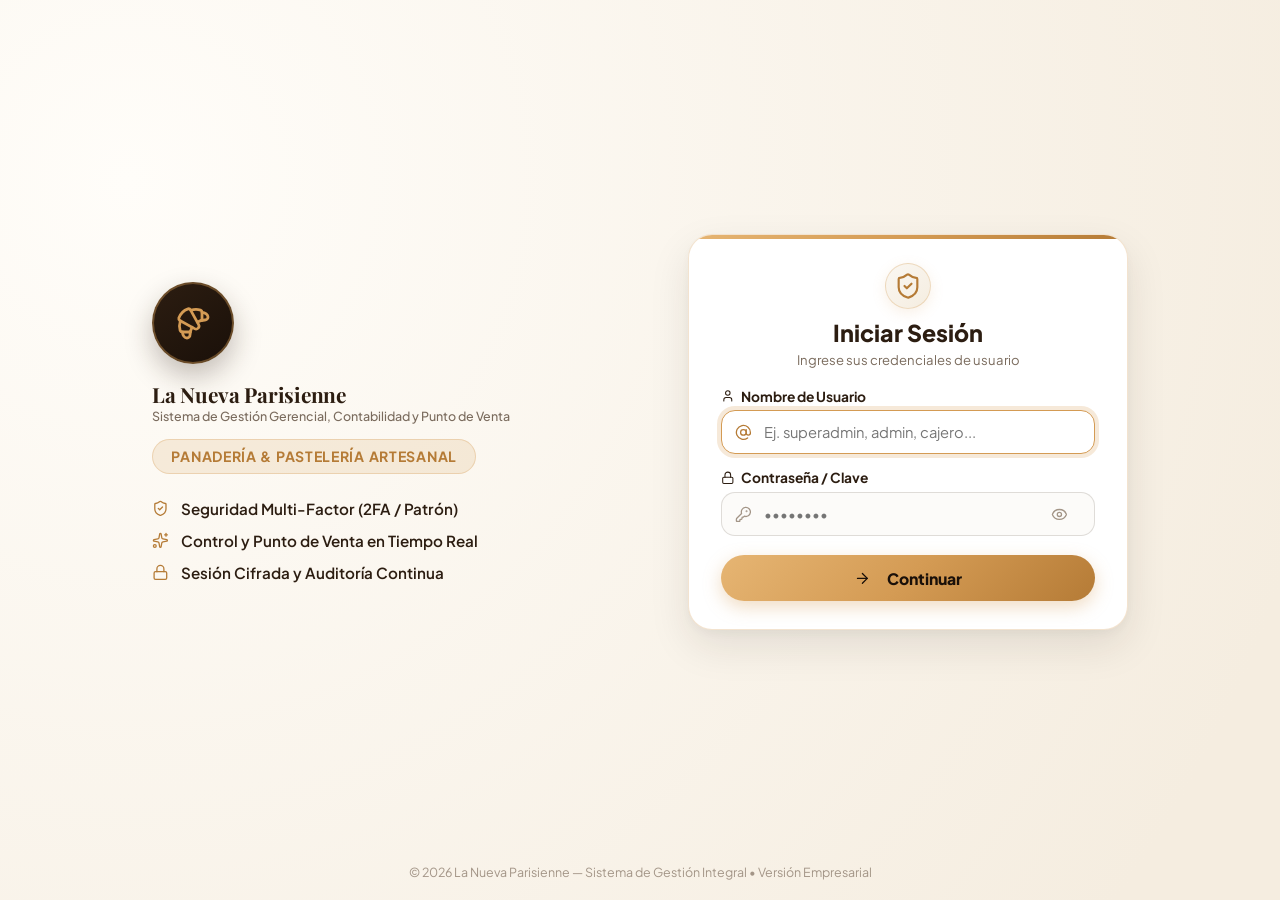
<file: index.html>
<!DOCTYPE html>
<html lang="es">
<head>
  <meta charset="UTF-8">
  <meta name="viewport" content="width=device-width, initial-scale=1.0">
  <title>La Nueva Parisienne - Inicio de Sesión</title>
  <meta name="description" content="Acceso al Sistema de Gestión, Contabilidad y Punto de Venta de La Nueva Parisienne.">
  <link rel="preconnect" href="https://fonts.googleapis.com">
  <link rel="preconnect" href="https://fonts.gstatic.com" crossorigin>
  <link rel="stylesheet" href="https://fonts.googleapis.com/css2?family=Playfair+Display:ital,wght@0,400;0,600;0,700;1,400&family=Plus+Jakarta+Sans:wght@300;400;500;600;700&display=swap" media="print" onload="this.media='all'">
  <link rel="stylesheet" href="css/main.css">
  <link rel="stylesheet" href="css/modules/auth.css">
</head>
<body>
  <main class="auth-wrapper">
    <!-- CONTENEDOR HORIZONTAL PRINCIPAL PARA PC -->
    <div class="auth-main-layout">
      <!-- CABECERA / PANEL DE MARCA -->
      <header class="auth-header">
        <div class="logo-badge" aria-hidden="true">
          <i data-lucide="croissant" class="icon-xl"></i>
        </div>
        <h1 class="brand-title">La Nueva Parisienne</h1>
        <p class="sub-title">Sistema de Gestión Gerencial, Contabilidad y Punto de Venta</p>
        <span class="academic-badge">Panadería &amp; Pastelería Artesanal</span>

        <div class="auth-brand-highlights">
          <div class="brand-highlight-item">
            <i data-lucide="shield-check" class="icon-sm"></i>
            <span>Seguridad Multi-Factor (2FA / Patrón)</span>
          </div>
          <div class="brand-highlight-item">
            <i data-lucide="sparkles" class="icon-sm"></i>
            <span>Control y Punto de Venta en Tiempo Real</span>
          </div>
          <div class="brand-highlight-item">
            <i data-lucide="lock" class="icon-sm"></i>
            <span>Sesión Cifrada y Auditoría Continua</span>
          </div>
        </div>
      </header>

      <!-- TARJETA CLÁSICA DE INICIO DE SESIÓN CON DOBLE FACTOR (2FA) -->
      <section class="auth-card-section" aria-label="Inicio de Sesión">
        <div class="login-card">

        <!-- PASO 1: CREDENCIALES PRIMARIAS -->
        <div id="step1Section" class="auth-step-container">
          <div class="login-card-header">
            <div class="login-avatar-icon" aria-hidden="true">
              <i data-lucide="shield-check" class="icon-lg"></i>
            </div>
            <h2 class="login-card-title">Iniciar Sesión</h2>
            <p class="login-card-subtitle">Ingrese sus credenciales de usuario</p>
          </div>

          <form id="classicLoginForm" class="login-form" autocomplete="on">
            <!-- ALERTA DE ERROR ACCESIBLE -->
            <div id="loginErrorAlert" class="login-error-alert" style="display: none;" role="alert"></div>

            <!-- CAMPO: USUARIO -->
            <div class="login-form-group">
              <label for="loginUsername" class="login-label">
                <i data-lucide="user" class="icon-xs"></i> Nombre de Usuario
              </label>
              <div class="input-with-icon-wrapper">
                <span class="input-icon-prefix" aria-hidden="true">
                  <i data-lucide="at-sign" class="icon-sm"></i>
                </span>
                <input 
                  type="text" 
                  id="loginUsername" 
                  name="username" 
                  class="login-input with-prefix" 
                  required 
                  autocomplete="username" 
                  placeholder="Ej. superadmin, admin, cajero..."
                  autofocus
                >
              </div>
            </div>

            <!-- CAMPO: CONTRASEÑA -->
            <div class="login-form-group">
              <label for="loginPassword" class="login-label">
                <i data-lucide="lock" class="icon-xs"></i> Contraseña / Clave
              </label>
              <div class="input-with-icon-wrapper">
                <span class="input-icon-prefix" aria-hidden="true">
                  <i data-lucide="key-round" class="icon-sm"></i>
                </span>
                <input 
                  type="password" 
                  id="loginPassword" 
                  name="password" 
                  class="login-input with-prefix with-suffix" 
                  required 
                  autocomplete="current-password" 
                  placeholder="••••••••"
                >
                <button 
                  type="button" 
                  id="btnTogglePassword" 
                  class="input-suffix-btn" 
                  aria-label="Mostrar u ocultar contraseña" 
                  title="Mostrar u ocultar contraseña"
                >
                  <i data-lucide="eye" id="togglePasswordIcon" class="icon-sm"></i>
                </button>
              </div>
            </div>

            <!-- BOTÓN DE ENVÍO -->
            <button type="submit" id="loginSubmitBtn" class="btn-login-submit">
              <i data-lucide="arrow-right" class="icon-sm"></i>
              <span>Continuar</span>
            </button>
          </form>
        </div>


        <!-- PASO 2: VERIFICACIÓN DE DOS FACTORES (2FA / PIN MAESTRO) -->
        <div id="step2Section" class="auth-step-container" style="display: none;">
          <div class="login-card-header">
            <div id="step2AvatarIcon" class="login-avatar-icon" aria-hidden="true">
              <i data-lucide="shield-alert" class="icon-lg"></i>
            </div>
            <h2 id="step2Title" class="login-card-title">Verificación de Seguridad</h2>
            <p id="step2Subtitle" class="login-card-subtitle">Confirme su identidad para acceder</p>
          </div>

          <!-- TARJETA DE PERFIL IDENTIFICADO -->
          <div id="step2UserPill" class="step2-user-pill">
            <div class="user-pill-avatar" id="step2UserAvatar">
              <i data-lucide="user" class="icon-sm"></i>
            </div>
            <div class="user-pill-info">
              <strong id="step2UserName" class="user-pill-name">Nombre de Usuario</strong>
              <span id="step2UserRole" class="user-pill-role">Rol del Sistema</span>
            </div>
          </div>

          <form id="twoFactorForm" class="login-form">
            <!-- ALERTA DE ERROR ACCESIBLE 2FA -->
            <div id="twoFactorErrorAlert" class="login-error-alert" style="display: none;" role="alert"></div>

            <div class="login-form-group">
              <label id="step2InputLabel" class="login-label" style="display: flex; justify-content: space-between; align-items: center;">
                <span><i data-lucide="shield-check" class="icon-xs"></i> Código Dinámico Google Authenticator (6 dígitos)</span>
                <span id="totpLiveStatus" style="font-size: 0.72rem; color: var(--color-success); font-weight: 700;">• En Vivo (RFC 6238)</span>
              </label>

              <!-- CASILLAS OTP INTERACTIVAS (6 DÍGITOS CON AUTO-AVANCE Y AUTO-SUBMIT) -->
              <div class="otp-boxes-wrapper">
                <div class="otp-inputs-grid" id="otpInputsGrid">
                  <input type="text" inputmode="numeric" pattern="[0-9]*" maxlength="1" class="otp-digit-box" id="otpDigit0" autocomplete="off" autofocus />
                  <input type="text" inputmode="numeric" pattern="[0-9]*" maxlength="1" class="otp-digit-box" id="otpDigit1" autocomplete="off" />
                  <input type="text" inputmode="numeric" pattern="[0-9]*" maxlength="1" class="otp-digit-box" id="otpDigit2" autocomplete="off" />
                  <input type="text" inputmode="numeric" pattern="[0-9]*" maxlength="1" class="otp-digit-box" id="otpDigit3" autocomplete="off" />
                  <input type="text" inputmode="numeric" pattern="[0-9]*" maxlength="1" class="otp-digit-box" id="otpDigit4" autocomplete="off" />
                  <input type="text" inputmode="numeric" pattern="[0-9]*" maxlength="1" class="otp-digit-box" id="otpDigit5" autocomplete="off" />
                </div>

                <!-- CAMPO OCULTO SINCRONIZADO PARA COMPATIBILIDAD FORMULARIO -->
                <input type="hidden" id="twoFactorCodeInput" name="twoFactorCode" required />

                <!-- MEDIDOR DINÁMICO DE TIEMPO (TOTP 30 SEGUNDOS) -->
                <div id="totpTimerContainer" class="totp-timer-container">
                  <span class="totp-timer-badge">
                    <i data-lucide="timer" class="icon-xs" style="color: var(--color-gold-dark);"></i>
                    <span>Ciclo Google Auth</span>
                  </span>
                  <div class="totp-progress-bar-bg">
                    <div id="totpProgressBarFill" class="totp-progress-bar-fill" style="width: 100%;"></div>
                  </div>
                  <span id="totpCountdownText" class="totp-countdown-number">30s</span>
                </div>
              </div>

              <!-- BOTÓN PARA DESPLEGAR TECLADO TÁCTIL (IDEAL PARA POS / PANTALLAS TÁCTILES) -->
              <div style="display: flex; justify-content: center;">
                <button type="button" id="btnToggleKeypad" class="touch-keypad-toggle-btn">
                  <i data-lucide="calculator" class="icon-xs"></i>
                  <span id="btnToggleKeypadText">Abrir Teclado Táctil en Pantalla</span>
                </button>
              </div>

              <!-- TECLADO NUMÉRICO TÁCTIL EN PANTALLA (TOUCH KEYPAD) -->
              <div id="touchKeypadWrapper" class="touch-keypad-wrapper">
                <button type="button" class="keypad-btn" data-key="1">1</button>
                <button type="button" class="keypad-btn" data-key="2">2</button>
                <button type="button" class="keypad-btn" data-key="3">3</button>
                <button type="button" class="keypad-btn" data-key="4">4</button>
                <button type="button" class="keypad-btn" data-key="5">5</button>
                <button type="button" class="keypad-btn" data-key="6">6</button>
                <button type="button" class="keypad-btn" data-key="7">7</button>
                <button type="button" class="keypad-btn" data-key="8">8</button>
                <button type="button" class="keypad-btn" data-key="9">9</button>
                <button type="button" class="keypad-btn action-btn" id="btnKeypadClear" title="Borrar todo">C</button>
                <button type="button" class="keypad-btn" data-key="0">0</button>
                <button type="button" class="keypad-btn action-btn" id="btnKeypadBackspace" title="Borrar último dígito">⌫</button>
              </div>
            </div>

            <!-- NOTA / PISTA DE SEGURIDAD -->
            <div id="step2SecurityHint" class="step2-security-hint">
              <i data-lucide="info" class="icon-xs" style="flex-shrink: 0;"></i>
              <span id="step2HintText">Abre Google Authenticator o Authy en tu teléfono e ingresa el código temporal vigente.</span>
            </div>

            <!-- BOTÓN DE ENVÍO PASO 2 -->
            <button type="submit" id="twoFactorSubmitBtn" class="btn-login-submit">
              <i data-lucide="shield-check" class="icon-sm"></i>
              <span>Verificar y Acceder</span>
            </button>

            <!-- BOTÓN VOLVER / CANCELAR PASO 2 -->
            <button type="button" id="btnCancel2fa" class="btn-step-back">
              <i data-lucide="arrow-left" class="icon-xs"></i>
              <span>Volver / Cambiar de usuario</span>
            </button>
          </form>
        </div>

        <!-- PASO 3: VERIFICACIÓN DE TERCER FACTOR (PATRÓN GESTUAL 3x3 - EXCLUSIVO SUPERADMIN) -->
        <div id="step3Section" class="auth-step-container" style="display: none;">
          <div class="login-card-header">
            <div id="step3AvatarIcon" class="login-avatar-icon superadmin-glow" aria-hidden="true">
              <i data-lucide="fingerprint" class="icon-lg"></i>
            </div>
            <h2 id="step3Title" class="login-card-title">Patrón de Seguridad</h2>
            <p id="step3Subtitle" class="login-card-subtitle">Trace su patrón gestual para continuar</p>
          </div>

          <!-- TARJETA DE PERFIL SUPERADMIN -->
          <div id="step3UserPill" class="step2-user-pill superadmin-pill">
            <div class="user-pill-avatar" id="step3UserAvatar">
              <i data-lucide="crown" class="icon-sm"></i>
            </div>
            <div class="user-pill-info">
              <strong id="step3UserName" class="user-pill-name">Superadministrador</strong>
              <span id="step3UserRole" class="user-pill-role">SUPERADMINISTRADOR (NIVEL 3FA)</span>
            </div>
          </div>

          <form id="threeFactorForm" class="login-form">
            <!-- ALERTA DE ERROR / ESTADO PATRÓN -->
            <div id="patternErrorAlert" class="login-error-alert" style="display: none;" role="alert"></div>

            <!-- CONTENEDOR DEL PATRÓN GESTUAL 3x3 -->
            <div class="pattern-lock-wrapper">
              <div class="pattern-hint-banner">
                <i data-lucide="lock" class="icon-xs"></i>
                <span id="patternStatusText">Conecte los puntos para verificar su identidad</span>
              </div>

              <div class="pattern-canvas-container" id="patternCanvasContainer">
                <canvas id="patternCanvas" width="280" height="280"></canvas>
              </div>

              <input type="hidden" id="patternCodeInput" name="patternCode" />
            </div>

            <!-- CONTROLES ADICIONALES -->
            <div class="pattern-actions-row">
              <button type="button" id="btnResetPattern" class="backup-option-link">
                <i data-lucide="rotate-ccw" class="icon-xs"></i>
                <span>Limpiar Trazo</span>
              </button>
            </div>

            <!-- BOTÓN VOLVER AL PASO 2 -->
            <button type="button" id="btnBackToStep2" class="btn-step-back">
              <i data-lucide="arrow-left" class="icon-xs"></i>
              <span>Volver a Google Authenticator</span>
            </button>
          </form>
        </div>

      </div>
    </section>
  </div>

  <!-- PIE DE PÁGINA -->
  <footer class="auth-footer">
      <p>&copy; 2026 La Nueva Parisienne &mdash; Sistema de Gestión Integral &bull; Versión Empresarial</p>
    </footer>
  </main>

  <script src="js/vendor/lucide.min.js"></script>
  <script src="js/core/icons.js"></script>
  <script type="module" src="js/modules/auth.js"></script>
</body>
</html>
</file>
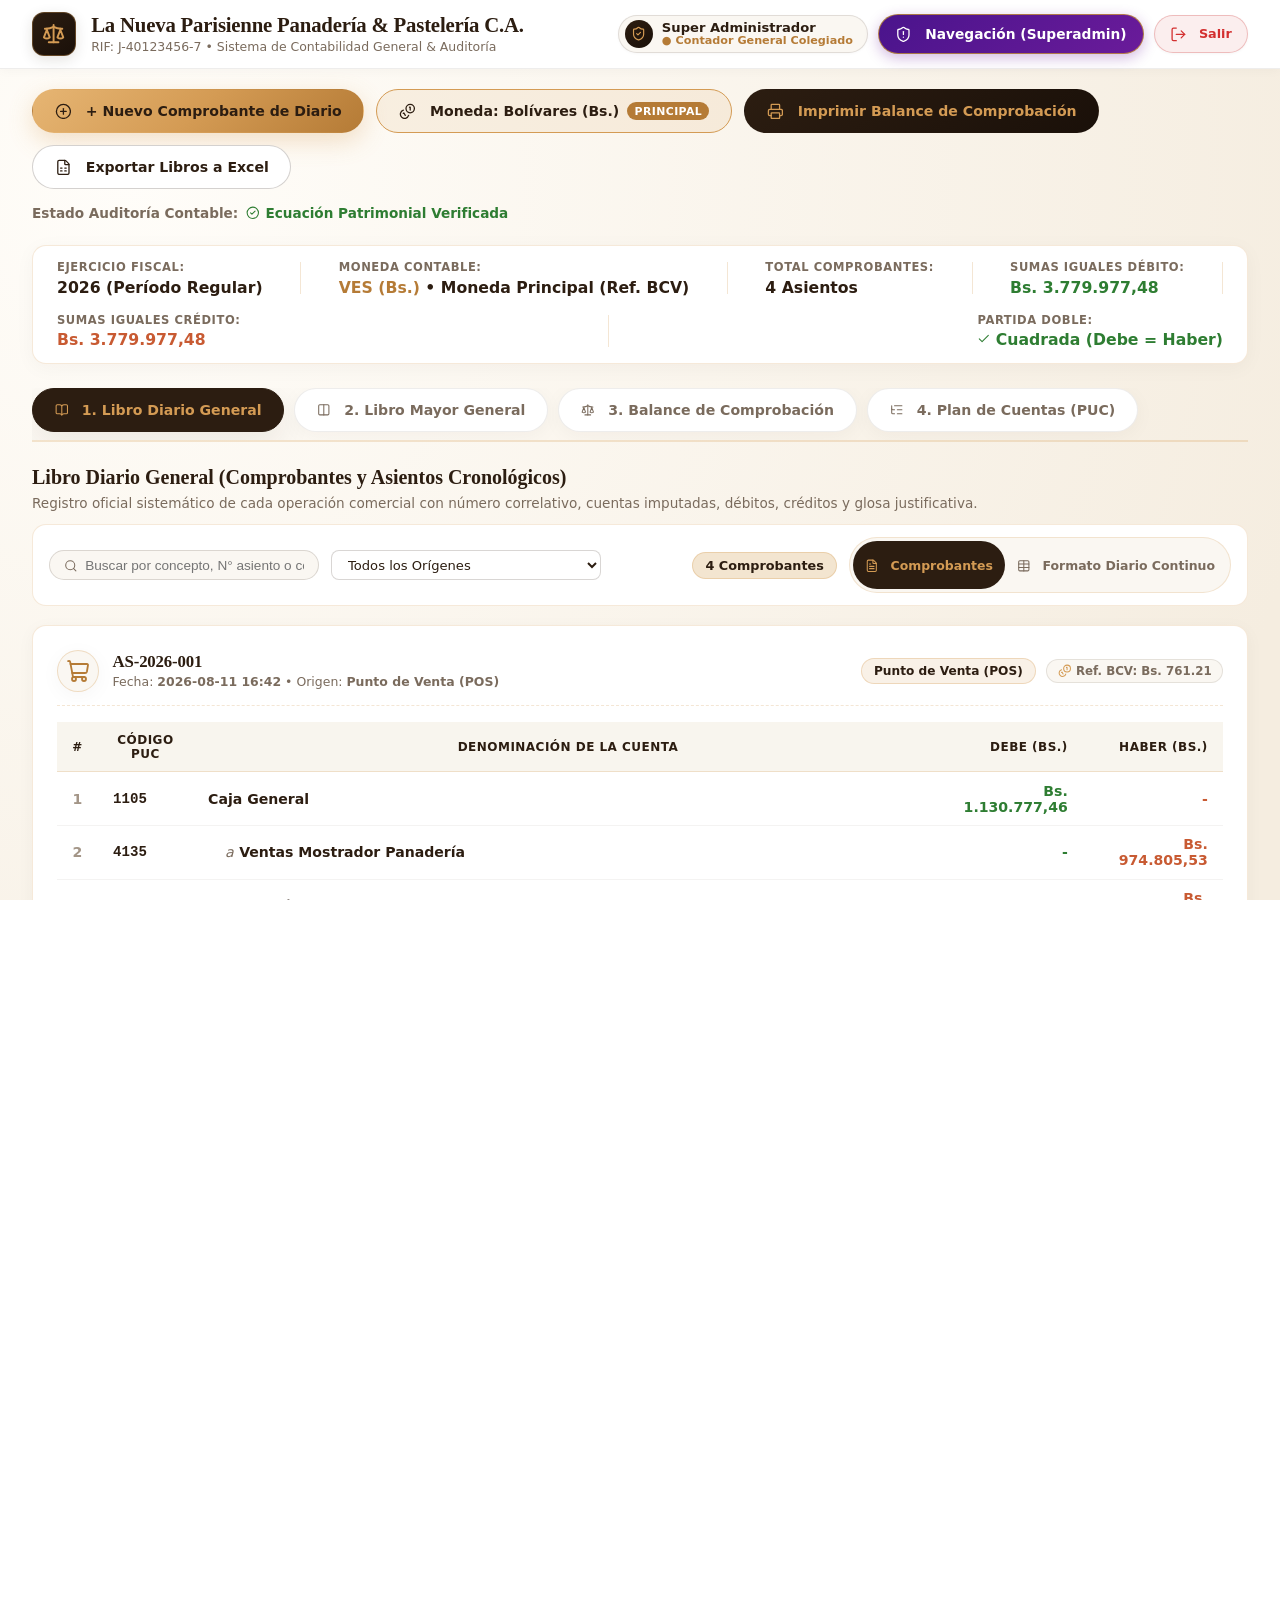
<file: modules/accounting.html>
<!DOCTYPE html>
<html lang="es">
<head>
  <meta charset="UTF-8">
  <meta name="viewport" content="width=device-width, initial-scale=1.0">
  <title>Sistema Contable Administrativo - La Nueva Parisienne</title>
  <meta name="description" content="Contabilidad General: Libro Diario, Libro Mayor, Balance de Comprobación y Catálogo PUC para La Nueva Parisienne.">
  
  <!-- Hojas de Estilos Separadas (CSS3 Estricto) -->
  <link rel="stylesheet" href="../css/main.css?v=20261024-print-signatures-v1">
  <link rel="stylesheet" href="../css/modules/accounting.css?v=20261024-print-signatures-v1">
</head>
<body>

  <!-- LAYOUT PRINCIPAL DE CONTABILIDAD -->
  <div class="accounting-wrapper">

    <!-- NAVBAR SUPERIOR -->
    <header class="accounting-navbar">
      <div class="navbar-container">
        <div class="accounting-brand-group">
          <div class="accounting-brand-icon" aria-hidden="true"><i data-lucide="scale"></i></div>
          <div>
            <h1 class="brand-title">La Nueva Parisienne Panadería &amp; Pastelería C.A.</h1>
            <span class="sub-title">RIF: J-40123456-7 &bull; Sistema de Contabilidad General &amp; Auditoría</span>
          </div>
        </div>

        <div class="navbar-controls">
          <div class="cashier-badge">
            <span id="userAvatar" class="cashier-avatar"><i data-lucide="user-check"></i></span>
            <div class="cashier-info">
              <span id="userName" class="cashier-name">Andrés Felipe Gómez</span>
              <span class="shift-status">● Contador General Colegiado</span>
            </div>
          </div>

          <button id="logoutBtn" class="btn-pos-logout" title="Cerrar sesión activa y volver al login" onclick="if(window.SessionStore){window.SessionStore.logout();}else{try{localStorage.removeItem('usuario_activo');sessionStorage.clear();}catch(e){}window.location.href='../index.html';}">
            <i data-lucide="log-out" class="icon-sm"></i> <span>Salir</span>
          </button>
        </div>
      </div>
    </header>


    <!-- BARRA SUPERIOR DE ACCIONES Y CONTROL DE AUDITORÍA -->
    <section class="accounting-action-toolbar" aria-label="Herramientas Contables">
      <div class="action-buttons-group">
        <button id="btnOpenManualEntry" type="button" class="btn-acc-action primary">
          <i data-lucide="plus-circle" class="icon-sm"></i> <span>+ Nuevo Comprobante de Diario</span>
        </button>

        <!-- BOTÓN CONMUTADOR DE MONEDA: BOLÍVARES (PRINCIPAL) / DÓLARES -->
        <button id="btnToggleCurrency" type="button" class="btn-acc-action currency-toggle-btn" title="Alternar entre Bolívares (VES) y Dólares (USD)">
          <i data-lucide="coins" class="icon-sm"></i>
          <span id="btnToggleCurrencyText">Moneda: Bolívares (Bs.)</span>
          <span class="currency-tag-pill" id="currencyTagPill">Principal</span>
        </button>

        <button id="btnPrintBalance" type="button" class="btn-acc-action secondary">
          <i data-lucide="printer" class="icon-sm"></i> <span>Imprimir Balance de Comprobación</span>
        </button>

        <button id="btnExportBalanceExcelTop" type="button" class="btn-acc-action outline">
          <i data-lucide="file-spreadsheet" class="icon-sm"></i> <span>Exportar Libros a Excel</span>
        </button>
      </div>

      <div class="audit-status-strip">
        <span>Estado Auditoría Contable:</span>
        <strong id="auditStatusBadge" style="color: var(--color-success);" class="badge-clean-icon">
          <i data-lucide="check-circle-2" class="icon-xs"></i> Ecuación Patrimonial Verificada
        </strong>
      </div>
    </section>

    <!-- CONTENIDO PRINCIPAL DE CONTABILIDAD -->
    <main class="accounting-content">

      <!-- FRANJA DE CONTROL ADMINISTRATIVO / FISCAL -->
      <section class="accounting-control-bar" aria-label="Información Fiscal y del Ejercicio">
        <div class="control-item">
          <span class="control-label">Ejercicio Fiscal:</span>
          <span class="control-val">2026 (Período Regular)</span>
        </div>
        <div class="control-divider"></div>
        <div class="control-item" id="controlItemCurrency">
          <span class="control-label">Moneda Contable:</span>
          <span id="controlFunctionalCurrency" class="control-val">VES (Bs.) &bull; Moneda Principal</span>
        </div>
        <div class="control-divider"></div>
        <div class="control-item">
          <span class="control-label">Total Comprobantes:</span>
          <span id="statTotalVouchers" class="control-val">0 Asientos</span>
        </div>
        <div class="control-divider"></div>
        <div class="control-item">
          <span class="control-label">Sumas Iguales Débito:</span>
          <span id="statTotalDebe" class="control-val highlight-debe">Bs. 0,00</span>
        </div>
        <div class="control-divider"></div>
        <div class="control-item">
          <span class="control-label">Sumas Iguales Crédito:</span>
          <span id="statTotalHaber" class="control-val highlight-haber">Bs. 0,00</span>
        </div>
        <div class="control-divider"></div>
        <div class="control-item">
          <span class="control-label">Partida Doble:</span>
          <span id="statBalanceStatus" class="control-val status-balanced">
            <i data-lucide="check" class="icon-xs"></i> Cuadrada (Debe = Haber)
          </span>
        </div>
      </section>

      <!-- BARRA DE PESTAÑAS DE NAVEGACIÓN CONTABLE (4 SECCIONES CLARAS) -->
      <div class="accounting-tabs-bar" role="tablist">
        <button type="button" class="acc-tab-btn active" data-tab="tabVouchers" role="tab" aria-selected="true">
          <i data-lucide="book-open" class="icon-xs"></i> 1. Libro Diario General
        </button>
        <button type="button" class="acc-tab-btn" data-tab="tabLedger" role="tab" aria-selected="false">
          <i data-lucide="columns" class="icon-xs"></i> 2. Libro Mayor General
        </button>
        <button type="button" class="acc-tab-btn" data-tab="tabBalance" role="tab" aria-selected="false">
          <i data-lucide="scale" class="icon-xs"></i> 3. Balance de Comprobación
        </button>
        <button type="button" class="acc-tab-btn" data-tab="tabPUC" role="tab" aria-selected="false">
          <i data-lucide="list-tree" class="icon-xs"></i> 4. Plan de Cuentas (PUC)
        </button>
      </div>

      <!-- ====================================================================
           PANEL 1: LIBRO DIARIO GENERAL (COMPROBANTES DE DIARIO)
           ==================================================================== -->
      <section id="tabVouchers" class="tab-panel-content">
        <div class="section-title-group" style="margin-bottom: 0.85rem;">
          <h2>Libro Diario General (Comprobantes y Asientos Cronológicos)</h2>
          <p>Registro oficial sistemático de cada operación comercial con número correlativo, cuentas imputadas, débitos, créditos y glosa justificativa.</p>
        </div>

        <!-- BARRA DE HERRAMIENTAS Y FILTROS DEL DIARIO -->
        <div class="accounting-section-toolbar">
          <div style="display: flex; align-items: center; gap: 0.75rem; flex-wrap: wrap;">
            <div class="accounting-search-box">
              <i data-lucide="search" class="icon-xs" style="color: var(--color-muted);"></i>
              <input type="text" id="journalSearchInput" placeholder="Buscar por concepto, N° asiento o código PUC...">
            </div>

            <select id="journalFilterType" class="pos-search-input" style="padding: 0.35rem 0.75rem; font-size: 0.82rem; width: auto;">
              <option value="all">Todos los Orígenes</option>
              <option value="pos">Ventas Punto de Venta (POS)</option>
              <option value="proveedores">Compras &amp; Proveedores</option>
              <option value="inventario">Inventario &amp; Mermas</option>
              <option value="manual">Comprobantes Manuales / Ajustes</option>
            </select>
          </div>

          <div style="display: flex; align-items: center; gap: 0.75rem;">
            <span id="journalCountBadge" class="table-counter-badge">
              0 Comprobantes
            </span>

            <div class="accounting-view-toggle">
              <button id="btnViewVouchers" type="button" class="btn-toggle-view active" title="Ver en fichas de comprobantes individuales">
                <i data-lucide="file-text" class="icon-xs"></i> Comprobantes
              </button>
              <button id="btnViewJournalTable" type="button" class="btn-toggle-view" title="Ver en formato formal de Libro Diario oficial continuo">
                <i data-lucide="table" class="icon-xs"></i> Formato Diario Continuo
              </button>
            </div>
          </div>
        </div>

        <!-- VISTA 1: FICHAS DE COMPROBANTE DE DIARIO (ESTILO SAINT / PROFIT) -->
        <div id="vouchersListContainer" class="vouchers-list-container">
          <!-- Renderizado dinámico vía js/modules/accounting.js -->
        </div>

        <!-- VISTA 2: TABLA FORMAL CONTINUA DE LIBRO DIARIO -->
        <div id="journalTableContainer" class="table-responsive-container clean-paper-card" style="display: none; padding: 0; overflow: hidden;">
          <table class="journal-continuous-table">
            <thead>
              <tr>
                <th style="width: 120px;">Fecha</th>
                <th style="width: 130px;">Comprobante</th>
                <th>Cuentas Contables y Glosa Explicativa (P/R)</th>
                <th style="width: 100px; text-align: center;">Folio / PUC</th>
                <th id="thJournalDebe" style="width: 130px; text-align: right;">Debe (Bs.)</th>
                <th id="thJournalHaber" style="width: 130px; text-align: right;">Haber (Bs.)</th>
              </tr>
            </thead>
            <tbody id="journalTableBody">
              <!-- Renderizado dinámico continuo -->
            </tbody>
          </table>
        </div>
      </section>


      <!-- ====================================================================
           PANEL 2: LIBRO MAYOR GENERAL (FOLIOS ANALÍTICOS Y CUENTAS T)
           ==================================================================== -->
      <section id="tabLedger" class="tab-panel-content" style="display: none;">
        <div class="section-title-group" style="margin-bottom: 0.85rem;">
          <h2>Libro Mayor General (Folios de Cuenta y Esquema de Mayor)</h2>
          <p>Centralización cronológica y acumulativa de los movimientos de débito y crédito por cada cuenta contable para determinar saldos netos.</p>
        </div>

        <!-- BARRA DE HERRAMIENTAS Y FILTROS DEL MAYOR -->
        <div class="accounting-section-toolbar">
          <div style="display: flex; align-items: center; gap: 0.75rem; flex-wrap: wrap;">
            <div class="accounting-search-box">
              <i data-lucide="search" class="icon-xs" style="color: var(--color-muted);"></i>
              <input type="text" id="ledgerSearchInput" placeholder="Buscar cuenta (ej: 1105, Caja, Proveedores, Ventas)...">
            </div>

            <select id="ledgerAccountPicker" class="pos-search-input" style="padding: 0.35rem 0.75rem; font-size: 0.82rem; width: auto; max-width: 260px;">
              <option value="all">Todas las Cuentas con Movimiento</option>
              <!-- Poblado dinámicamente con cuentas del PUC -->
            </select>

            <select id="ledgerFilterSelect" class="pos-search-input" style="padding: 0.35rem 0.75rem; font-size: 0.82rem; width: auto;">
              <option value="with_movements" selected>Solo con Movimientos</option>
              <option value="all">Todas las Cuentas PUC</option>
              <option value="activo">Activos (1xxx)</option>
              <option value="pasivo">Pasivos (2xxx)</option>
              <option value="patrimonio">Patrimonio (3xxx)</option>
              <option value="ingreso">Ingresos (4xxx)</option>
              <option value="gasto_costo">Gastos y Costos (5xxx/6xxx)</option>
            </select>
          </div>

          <div style="display: flex; align-items: center; gap: 0.75rem;">
            <span id="ledgerCountBadge" class="table-counter-badge">
              0 Cuentas
            </span>

            <div class="accounting-view-toggle">
              <button id="btnLedgerFolioView" type="button" class="btn-toggle-view active" title="Ver en formato analítico de Folio de Mayor con saldo progresivo">
                <i data-lucide="list" class="icon-xs"></i> Folios Analíticos
              </button>
              <button id="btnLedgerTView" type="button" class="btn-toggle-view" title="Ver en esquema clásico de Cuentas T">
                <i data-lucide="columns" class="icon-xs"></i> Cuentas T
              </button>
            </div>
          </div>
        </div>

        <!-- VISTA A: FOLIOS ANALÍTICOS DE MAYOR (TABLAS POR CUENTA CON SALDO PROGRESIVO) -->
        <div id="ledgerFolioContainer" class="ledger-folios-container">
          <!-- Renderizado dinámico vía js/modules/accounting.js -->
        </div>

        <!-- VISTA B: CUADRÍCULA DE CUENTAS T CLÁSICAS -->
        <div id="tAccountsGridContainer" class="t-accounts-grid" style="display: none;">
          <!-- Renderizado dinámico vía js/modules/accounting.js -->
        </div>
      </section>


      <!-- ====================================================================
           PANEL 3: BALANCE DE COMPROBACIÓN DE SUMAS Y SALDOS
           ==================================================================== -->
      <section id="tabBalance" class="tab-panel-content" style="display: none;">
        <div class="clean-paper-card">
          <div class="section-title-group" style="margin-bottom: 0.85rem;">
            <h2>Balance de Comprobación de Sumas y Saldos</h2>
            <p>Demostración formal del equilibrio aritmético de la contabilidad por partida doble: Total Sumas Debe = Total Sumas Haber y Total Saldos Deudores = Total Saldos Acreedores.</p>
          </div>

          <!-- HERRAMIENTAS DEL BALANCE -->
          <div style="display: flex; align-items: center; justify-content: space-between; flex-wrap: wrap; gap: 0.75rem; margin-bottom: 0.85rem;">
            <div style="display: flex; align-items: center; gap: 0.6rem;">
              <select id="balanceFilterSelect" class="pos-search-input" style="padding: 0.35rem 0.75rem; font-size: 0.82rem; width: auto;">
                <option value="with_movements" selected>Solo Cuentas con Movimiento o Saldo</option>
                <option value="all">Ver Todas las Cuentas PUC (Incluso sin saldo)</option>
              </select>
            </div>

            <div style="display: flex; align-items: center; gap: 0.5rem;">
              <button id="btnPrintBalanceQuick" type="button" class="btn-acc-action secondary" style="min-height: 36px; padding: 0.35rem 0.85rem; font-size: 0.82rem;">
                <i data-lucide="printer" class="icon-xs"></i> <span>Reporte Certificado / PDF</span>
              </button>
              <button id="btnExportBalanceExcelQuick" type="button" class="btn-acc-action outline" style="min-height: 36px; padding: 0.35rem 0.85rem; font-size: 0.82rem;">
                <i data-lucide="file-spreadsheet" class="icon-xs"></i> <span>Exportar a Excel</span>
              </button>
            </div>
          </div>

          <div class="table-responsive-container">
            <table class="accounting-official-table">
              <thead>
                <tr>
                  <th style="width: 100px;">Código PUC</th>
                  <th>Denominación de la Cuenta</th>
                  <th style="width: 110px;">Clasificación</th>
                  <th id="thBalanceDebe" style="text-align: right; width: 140px;">Sumas Debe (Bs.)</th>
                  <th id="thBalanceHaber" style="text-align: right; width: 140px;">Sumas Haber (Bs.)</th>
                  <th id="thBalanceDeudor" style="text-align: right; width: 140px;">Saldo Deudor (Bs.)</th>
                  <th id="thBalanceAcreedor" style="text-align: right; width: 140px;">Saldo Acreedor (Bs.)</th>
                </tr>
              </thead>
              <tbody id="balanceBody">
                <!-- Renderizado dinámico vía js/modules/accounting.js -->
              </tbody>
              <tfoot id="balanceFoot" class="official-table-footer">
                <!-- Totales generales del Balance -->
              </tfoot>
            </table>
          </div>

          <!-- BARRA DE VERIFICACIÓN OFICIAL DE PARTIDA DOBLE -->
          <div class="official-verification-strip">
            <div class="verification-title-box">
              <i data-lucide="shield-check" class="icon-md" style="color: #2E7D32;"></i>
              <div>
                <strong>Auditoría Contable Verificada</strong>
                <p>Cumple con el principio de Partida Doble conforme a NIIF para PYMES.</p>
              </div>
            </div>
            <div class="verification-numbers-grid">
              <div><span>TOTAL SUMAS DEBE:</span> <strong id="verificationDebeTotal">$0.00</strong></div>
              <div><span>TOTAL SUMAS HABER:</span> <strong id="verificationHaberTotal">$0.00</strong></div>
              <div><span>TOTAL SALDOS DEUDORES:</span> <strong id="verificationDeudorTotal">$0.00</strong></div>
              <div><span>TOTAL SALDOS ACREEDORES:</span> <strong id="verificationAcreedorTotal">$0.00</strong></div>
            </div>
          </div>
        </div>
      </section>


      <!-- ====================================================================
           PANEL 4: PLAN ÚNICO DE CUENTAS (PUC) - CATÁLOGO MAESTRO
           ==================================================================== -->
      <section id="tabPUC" class="tab-panel-content" style="display: none;">
        <div class="clean-paper-card">
          <div class="section-title-group" style="margin-bottom: 0.85rem;">
            <h2>Plan Único de Cuentas (PUC) &bull; Catálogo Maestro</h2>
            <p>Codificación sistemática y nomenclatura oficial de las cuentas contables habilitadas para la operación de la panadería y pastelería.</p>
          </div>

          <div class="table-responsive-container">
            <table class="accounting-official-table">
              <thead>
                <tr>
                  <th style="width: 120px;">Código PUC</th>
                  <th>Nombre de la Cuenta</th>
                  <th style="width: 140px;">Grupo / Tipo</th>
                  <th style="width: 140px;">Naturaleza</th>
                  <th>Uso y Aplicación Operativa</th>
                </tr>
              </thead>
              <tbody id="pucTableBody">
                <!-- Renderizado dinámico del catálogo -->
              </tbody>
            </table>
          </div>
        </div>
      </section>

    </main>

  </div>


  <!-- ====================================================================
       MODAL DE NUEVO COMPROBANTE DE DIARIO (MULTI-RENGLÓN ESTILO SAINT / PROFIT)
       ==================================================================== -->
  <div id="manualEntryModal" class="pin-modal-overlay" role="dialog" aria-modal="true" aria-labelledby="entryModalTitle" style="display: none;">
    <div class="voucher-modal-card" style="max-width: 920px; width: 100%;">
      <button id="closeEntryModalBtn" class="modules-modal-close" aria-label="Cerrar modal">&times;</button>

      <div class="voucher-modal-header">
        <div class="voucher-modal-badge"><i data-lucide="file-spreadsheet"></i></div>
        <div>
          <h3 id="entryModalTitle" class="voucher-modal-title">Nuevo Comprobante de Diario</h3>
          <span class="voucher-modal-sub">Registro Contable Multi-Partida &bull; Principio de Partida Doble NIIF</span>
        </div>
      </div>

      <form id="manualEntryForm" class="manual-entry-form" style="display: flex; flex-direction: column; gap: 1rem; text-align: left;">
        
        <!-- DATOS DE ENCABEZADO DEL COMPROBANTE -->
        <div class="voucher-header-fields">
          <div>
            <label for="entryDateInput" class="form-field-label">Fecha Contable:</label>
            <input type="date" id="entryDateInput" class="pos-search-input" min="2024-01-01" required title="Fecha de registro del comprobante contable">
          </div>
          <div>
            <label for="entryTypeSelect" class="form-field-label">Tipo de Comprobante:</label>
            <select id="entryTypeSelect" class="pos-search-input">
              <option value="Diario">Diario General</option>
              <option value="Ingreso">Ingreso de Caja / Bancos</option>
              <option value="Egreso">Egreso / Pago de Gastos</option>
              <option value="Ajuste">Ajuste de Cierre / Auditoría</option>
            </select>
          </div>
          <div style="grid-column: span 2;">
            <label for="entryConceptInput" class="form-field-label">Concepto General / Glosa del Asiento (P/R):</label>
            <input type="text" id="entryConceptInput" class="pos-search-input" placeholder="Ej: Pago de Mantenimiento de Hornos Industriales según Factura N° 458" required>
          </div>
        </div>

        <!-- TABLA DINÁMICA DE RENGLONES / PARTIDAS CONTABLES -->
        <div class="voucher-lines-container">
          <div class="voucher-lines-header-bar">
            <span style="font-weight: 700; font-size: 0.85rem; color: var(--color-espresso);">Partidas Contables (Renglones del Asiento)</span>
            <div style="display: flex; gap: 0.5rem;">
              <button id="btnAddEntryRow" type="button" class="btn-line-action">
                <i data-lucide="plus" class="icon-xs"></i> <span>+ Agregar Renglón</span>
              </button>
              <button id="btnAutoBalanceRow" type="button" class="btn-line-action secondary" title="Calcula la diferencia actual e inserta un renglón para cuadrar">
                <i data-lucide="scale" class="icon-xs"></i> <span>Auto-Cuadrar Renglón</span>
              </button>
            </div>
          </div>

          <div class="table-responsive-container" style="max-height: 280px; overflow-y: auto;">
            <table class="voucher-editor-table">
              <thead>
                <tr>
                  <th style="width: 40px; text-align: center;">#</th>
                  <th style="min-width: 250px;">Cuenta Contable (PUC)</th>
                  <th style="min-width: 180px;">Referencia / Detalle Renglón</th>
                  <th id="thModalDebe" style="width: 130px; text-align: right;">Débito (Debe Bs.)</th>
                  <th id="thModalHaber" style="width: 130px; text-align: right;">Crédito (Haber Bs.)</th>
                  <th style="width: 40px; text-align: center;"></th>
                </tr>
              </thead>
              <tbody id="voucherRowsBody">
                <!-- Se llena dinámicamente con renglones de entrada -->
              </tbody>
            </table>
          </div>
        </div>

        <!-- PIE DE CONTROL Y BALANCE DEL COMPROBANTE -->
        <div class="voucher-editor-footer-bar">
          <div class="editor-totals-box">
            <div>TOTAL DEBE: <strong id="editorDebeTotal" class="highlight-debe">Bs. 0,00</strong></div>
            <div>TOTAL HABER: <strong id="editorHaberTotal" class="highlight-haber">Bs. 0,00</strong></div>
            <div>DIFERENCIA: <strong id="editorDiffTotal">Bs. 0,00</strong></div>
          </div>
          <div id="editorBalanceBadge" class="editor-balance-status status-balanced">
            <i data-lucide="check-circle-2" class="icon-xs"></i> Comprobante Cuadrado
          </div>
        </div>

        <div style="display: flex; justify-content: flex-end; gap: 0.75rem; margin-top: 0.5rem;">
          <button id="btnCancelModal" type="button" class="btn-acc-action outline" style="min-height: 42px;">
            Cancelar
          </button>
          <button id="btnSubmitManualEntry" type="submit" class="btn-acc-action primary" style="min-height: 42px;">
            <i data-lucide="save" class="icon-sm"></i> <span>Guardar Comprobante en Diario</span>
          </button>
        </div>
      </form>
    </div>
  </div>


  <!-- ====================================================================
       MODAL DE REPORTE FORMAL DE BALANCE DE COMPROBACIÓN IMPRIMIBLE
       ==================================================================== -->
  <div id="balanceReportModal" class="pin-modal-overlay" role="dialog" aria-modal="true" aria-labelledby="balanceModalTitle" aria-hidden="true" style="display: none;">
    <div class="pin-modal-card report-modal-card" style="max-width: 960px; width: 100%;">
      
      <!-- BARRA DE ACCIONES SUPERIOR (HERRAMIENTAS NO IMPRIMIBLES) -->
      <div class="report-modal-toolbar no-print">
        <div class="report-modal-toolbar-title">
          <i data-lucide="scale" class="icon-md" style="color: var(--color-gold);"></i>
          <span id="balanceModalTitle">Balance de Comprobación Contable Formal</span>
        </div>
        <div class="report-modal-actions">
          <button id="btnPrintBalanceModal" type="button" class="btn-acc-action primary" style="min-height: 38px; padding: 0.4rem 1rem;">
            <i data-lucide="printer" class="icon-sm"></i> <span>Imprimir / Guardar PDF</span>
          </button>
          <button id="btnExportBalanceExcel" type="button" class="btn-acc-action outline" style="min-height: 38px; padding: 0.4rem 1rem;">
            <i data-lucide="file-spreadsheet" class="icon-sm"></i> <span>Descargar Excel</span>
          </button>
          <button id="btnCloseBalanceModal" type="button" class="modal-close-btn" style="position: static; font-size: 1.5rem; cursor: pointer;" aria-label="Cerrar modal">&times;</button>
        </div>
      </div>

      <!-- HOJA IMPRIMIBLE FORMAL DE BALANCE DE COMPROBACIÓN -->
      <div id="balanceReportSheet" class="printable-report-sheet">
        <!-- Renderizado dinámico desde accounting.js -->
      </div>

    </div>
  </div>

  <!-- SCRIPT MODULAR CONTABILIDAD -->
  <script src="../js/vendor/lucide.min.js"></script>
  <script src="../js/core/icons.js"></script>
  <script src="../js/vendor/xlsx.style.min.js"></script>
  <script type="module" src="../js/core/modules-nav.js"></script>
  <script type="module" src="../js/modules/accounting.js?v=20261024-single-btn-v4"></script>

</body>
</html>
</file>
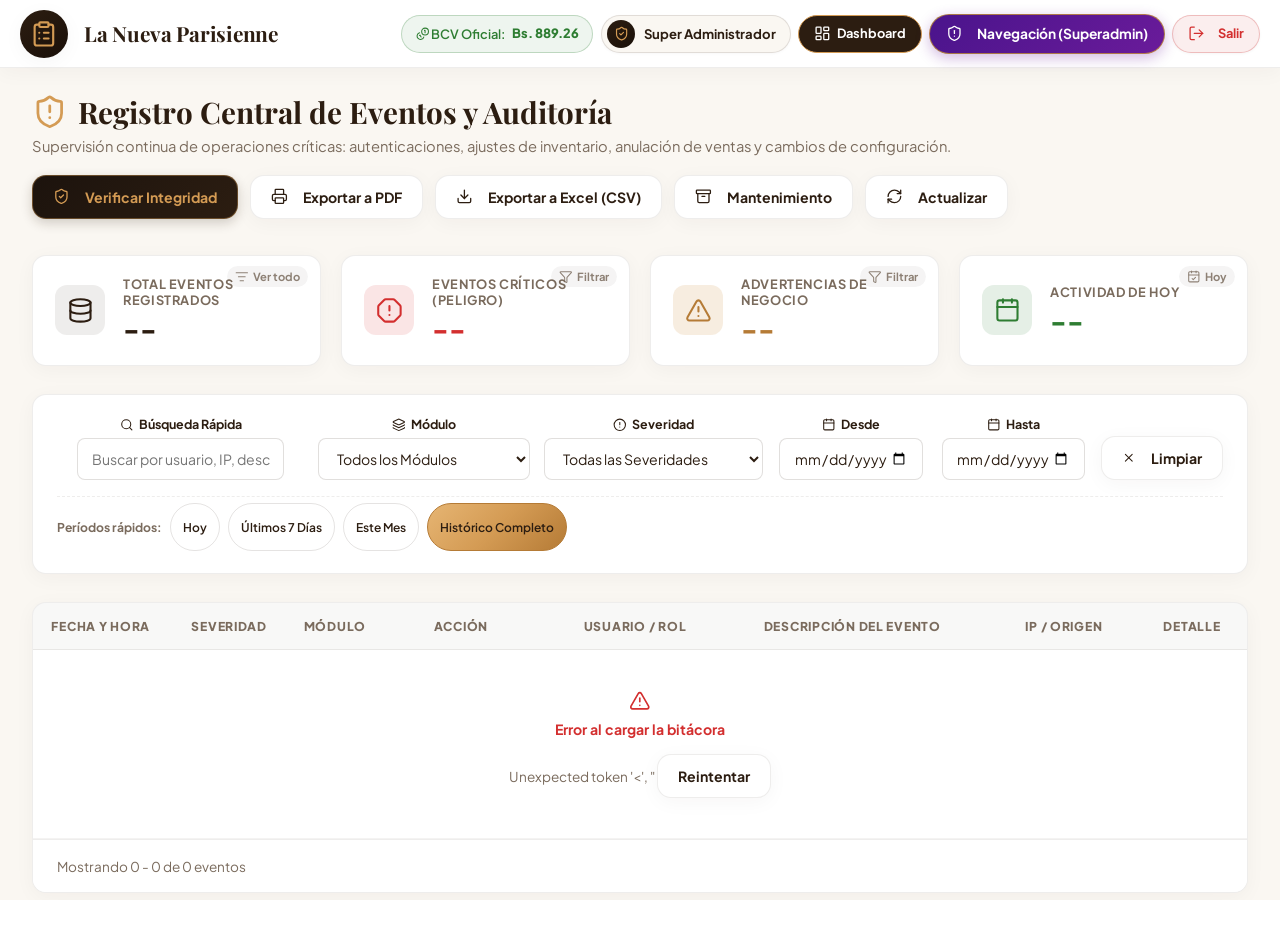
<file: modules/bitacora.html>
<!DOCTYPE html>
<html lang="es">

<head>
  <meta charset="UTF-8">
  <meta name="viewport" content="width=device-width, initial-scale=1.0">
  <title>Bitácora de Auditoría y Seguridad - La Nueva Parisienne</title>
  <meta name="description"
    content="Trazabilidad forense, registro de eventos críticos, modificaciones de inventario y auditoría de accesos.">

  <link rel="preconnect" href="https://fonts.googleapis.com">
  <link rel="preconnect" href="https://fonts.gstatic.com" crossorigin>
  <link rel="stylesheet"
    href="https://fonts.googleapis.com/css2?family=Playfair+Display:ital,wght@0,400;0,600;0,700;1,400&family=Plus+Jakarta+Sans:wght@300;400;500;600;700&display=swap"
    media="print" onload="this.media='all'">

  <link rel="stylesheet" href="../css/main.css">
  <link rel="stylesheet" href="../css/modules/dashboard.css">
  <link rel="stylesheet" href="../css/modules/bitacora.css">
</head>

<body>

  <!-- LAYOUT PRINCIPAL DE LA BITÁCORA -->
  <div class="bitacora-wrapper">

    <!-- NAVBAR SUPERIOR -->
    <header class="bitacora-navbar">
      <div class="navbar-container">
        <div class="bitacora-brand-group">
          <div class="bitacora-brand-icon" aria-hidden="true"><i data-lucide="clipboard-list"></i></div>
          <div>
            <h1 class="brand-title">La Nueva Parisienne</h1>
            <span class="sub-title">Bitácora &amp; Auditoría del Sistema</span>
          </div>
        </div>

        <div class="dashboard-controls">
          <div id="bcvRateBadge" class="bcv-rate-badge" title="Tasa Oficial del Banco Central de Venezuela">
            <span><i data-lucide="coins" class="icon-xs"></i> BCV Oficial:</span> <strong
              id="bcvRateVal">Cargando...</strong>
          </div>

          <div class="cashier-badge">
            <span id="userAvatar" class="cashier-avatar"><i data-lucide="shield-check"></i></span>
            <div class="cashier-info">
              <span id="userName" class="cashier-name">Auditor / Administrador</span>
              <span id="userRole" class="shift-status">● Super Administrador</span>
            </div>
          </div>

          <a href="dashboard.html" class="btn-navbar-config" title="Volver al Dashboard Gerencial">
            <i data-lucide="layout-dashboard" class="icon-sm"></i> <span>Dashboard</span>
          </a>

          <button id="logoutBtn" class="btn-pos-logout" title="Cerrar sesión activa y volver al login">
            <i data-lucide="log-out" class="icon-sm"></i> <span>Salir</span>
          </button>
        </div>
      </div>
    </header>

    <!-- CONTENIDO PRINCIPAL -->
    <main class="bitacora-content">

      <!-- ENCABEZADO Y ACCIONES -->
      <section class="bitacora-header-section" aria-label="Cabecera de Bitácora">
        <div class="bitacora-title-group">
          <h2>
            <i data-lucide="shield-alert" style="color: var(--color-gold);"></i>
            <span>Registro Central de Eventos y Auditoría</span>
          </h2>
          <p>Supervisión continua de operaciones críticas: autenticaciones, ajustes de inventario, anulación de ventas y
            cambios de configuración.</p>
        </div>

        <div class="bitacora-action-buttons">
          <button id="btnVerifyIntegrity" type="button" class="btn-bitacora integrity-btn"
            title="Comprobar sellado criptográfico HMAC-SHA256 y cadena de custodia">
            <i data-lucide="shield-check" class="icon-sm"></i> <span>Verificar Integridad</span>
          </button>

          <button id="btnExportPdf" type="button" class="btn-bitacora secondary"
            title="Imprimir o generar informe oficial en PDF">
            <i data-lucide="printer" class="icon-sm"></i> <span>Exportar a PDF</span>
          </button>

          <button id="btnExportCsv" type="button" class="btn-bitacora secondary"
            title="Descargar reporte en formato Excel / CSV">
            <i data-lucide="download" class="icon-sm"></i> <span>Exportar a Excel (CSV)</span>
          </button>

          <button id="btnMaintenance" type="button" class="btn-bitacora secondary"
            title="Mantenimiento de almacenamiento y archivado histórico">
            <i data-lucide="archive" class="icon-sm"></i> <span>Mantenimiento</span>
          </button>

          <button id="btnRefreshLogs" type="button" class="btn-bitacora secondary" title="Recargar eventos">
            <i data-lucide="refresh-cw" class="icon-sm"></i> <span>Actualizar</span>
          </button>
        </div>
      </section>

      <!-- INDICADORES KPI SUPERIORES (INTERACTIVOS) -->
      <section class="bitacora-kpi-grid" aria-label="Métricas de Auditoría">
        <div class="bitacora-kpi-card" data-kpi="all" role="button" tabindex="0"
          title="Ver todos los eventos registrados">
          <div class="bitacora-kpi-icon general"><i data-lucide="database"></i></div>
          <div class="bitacora-kpi-info">
            <h3>Total Eventos Registrados</h3>
            <div id="kpiTotalGeneral" class="bitacora-kpi-number">--</div>
          </div>
          <span class="kpi-click-hint"><i data-lucide="list-filter" class="icon-xs"></i> <span>Ver todo</span></span>
        </div>

        <div class="bitacora-kpi-card" data-kpi="danger" role="button" tabindex="0"
          title="Filtrar eventos críticos (Peligro)">
          <div class="bitacora-kpi-icon danger"><i data-lucide="alert-octagon"></i></div>
          <div class="bitacora-kpi-info">
            <h3>Eventos Críticos (Peligro)</h3>
            <div id="kpiTotalDanger" class="bitacora-kpi-number" style="color: var(--color-danger);">--</div>
          </div>
          <span class="kpi-click-hint danger"><i data-lucide="filter" class="icon-xs"></i> <span>Filtrar</span></span>
        </div>

        <div class="bitacora-kpi-card" data-kpi="warning" role="button" tabindex="0"
          title="Filtrar advertencias de negocio">
          <div class="bitacora-kpi-icon warning"><i data-lucide="alert-triangle"></i></div>
          <div class="bitacora-kpi-info">
            <h3>Advertencias de Negocio</h3>
            <div id="kpiTotalWarning" class="bitacora-kpi-number" style="color: #B57B36;">--</div>
          </div>
          <span class="kpi-click-hint warning"><i data-lucide="filter" class="icon-xs"></i> <span>Filtrar</span></span>
        </div>

        <div class="bitacora-kpi-card" data-kpi="today" role="button" tabindex="0"
          title="Filtrar actividad ocurrida hoy">
          <div class="bitacora-kpi-icon today"><i data-lucide="calendar"></i></div>
          <div class="bitacora-kpi-info">
            <h3>Actividad de Hoy</h3>
            <div id="kpiTotalHoy" class="bitacora-kpi-number" style="color: var(--color-success);">--</div>
          </div>
          <span class="kpi-click-hint today"><i data-lucide="calendar-check" class="icon-xs"></i>
            <span>Hoy</span></span>
        </div>
      </section>

      <!-- TARJETA DE FILTROS AVANZADOS -->
      <section class="bitacora-filter-card" aria-label="Filtros de Búsqueda">
        <div class="filter-grid-row">
          <!-- Búsqueda libre -->
          <div class="filter-group">
            <label for="inputSearch" class="filter-label">
              <i data-lucide="search" class="icon-xs"></i> <span>Búsqueda Rápida</span>
            </label>
            <input type="text" id="inputSearch" class="filter-input"
              placeholder="Buscar por usuario, IP, descripción o acción...">
          </div>

          <!-- Módulo -->
          <div class="filter-group">
            <label for="selectModulo" class="filter-label">
              <i data-lucide="layers" class="icon-xs"></i> <span>Módulo</span>
            </label>
            <select id="selectModulo" class="filter-select">
              <option value="ALL">Todos los Módulos</option>
              <option value="AUTH">Autenticación (AUTH)</option>
              <option value="INVENTARIO">Inventario &amp; Stock</option>
              <option value="POS">Punto de Venta (POS)</option>
              <option value="PROVEEDORES">Proveedores &amp; Compras</option>
              <option value="CONTABILIDAD">Contabilidad &amp; Asientos</option>
              <option value="COCINA">Cocina &amp; Producción</option>
              <option value="PERSONAL">Personal &amp; Permisos</option>
              <option value="CONFIGURACION">Configuración General</option>
            </select>
          </div>

          <!-- Severidad -->
          <div class="filter-group">
            <label for="selectSeveridad" class="filter-label">
              <i data-lucide="alert-circle" class="icon-xs"></i> <span>Severidad</span>
            </label>
            <select id="selectSeveridad" class="filter-select">
              <option value="ALL">Todas las Severidades</option>
              <option value="INFO">Información (INFO)</option>
              <option value="WARNING">Advertencia (WARNING)</option>
              <option value="DANGER">Peligro / Crítico (DANGER)</option>
            </select>
          </div>

          <!-- Fecha Inicio -->
          <div class="filter-group">
            <label for="inputFechaInicio" class="filter-label">
              <i data-lucide="calendar" class="icon-xs"></i> <span>Desde</span>
            </label>
            <input type="date" id="inputFechaInicio" class="filter-input" title="Fecha inicial de auditoría">
          </div>

          <!-- Fecha Fin -->
          <div class="filter-group">
            <label for="inputFechaFin" class="filter-label">
              <i data-lucide="calendar" class="icon-xs"></i> <span>Hasta</span>
            </label>
            <input type="date" id="inputFechaFin" class="filter-input" title="Fecha final de auditoría">
          </div>

          <!-- Botón Limpiar -->
          <div class="filter-group">
            <button id="btnResetFilters" type="button" class="btn-bitacora secondary" style="height: 42px;"
              title="Restablecer filtros">
              <i data-lucide="x" class="icon-xs"></i> <span>Limpiar</span>
            </button>
          </div>
        </div>

        <!-- Filtros rápidos por período -->
        <div class="filter-quick-chips">
          <span class="quick-chip-label">Períodos rápidos:</span>
          <button type="button" class="btn-chip" data-period="today">Hoy</button>
          <button type="button" class="btn-chip" data-period="7days">Últimos 7 Días</button>
          <button type="button" class="btn-chip" data-period="month">Este Mes</button>
          <button type="button" class="btn-chip active" data-period="all">Histórico Completo</button>
        </div>
      </section>

      <!-- TABLA DE REGISTROS DE AUDITORÍA -->
      <section class="bitacora-table-card" aria-label="Tabla de Auditoría">
        <div class="table-responsive-wrapper">
          <table class="bitacora-table">
            <thead>
              <tr>
                <th style="width: 140px;">Fecha y Hora</th>
                <th style="width: 110px;">Severidad</th>
                <th style="width: 130px;">Módulo</th>
                <th style="width: 150px;">Acción</th>
                <th style="width: 180px;">Usuario / Rol</th>
                <th>Descripción del Evento</th>
                <th style="width: 130px;">IP / Origen</th>
                <th style="width: 110px; text-align: center;">Detalle</th>
              </tr>
            </thead>
            <tbody id="bitacoraTableBody">
              <!-- Rellenado dinámicamente con JS -->
              <tr>
                <td colspan="8" style="text-align: center; padding: 3rem;">
                  <div
                    style="display: flex; align-items: center; justify-content: center; gap: 0.75rem; color: var(--color-muted);">
                    <i data-lucide="loader" class="icon-sm" style="animation: spin 1s linear infinite;"></i>
                    <span>Cargando eventos de bitácora...</span>
                  </div>
                </td>
              </tr>
            </tbody>
          </table>
        </div>

        <!-- BARRA DE PAGINACIÓN -->
        <div class="bitacora-pagination-bar">
          <div id="paginationCounter" class="pagination-counter">
            Mostrando 0 - 0 de 0 eventos
          </div>

          <div id="paginationControls" class="pagination-controls">
            <!-- Botones dinámicos prev / next / pages -->
          </div>
        </div>
      </section>

    </main>

  </div>

  <!-- MODAL DE DETALLE Y COMPARACIÓN DE CAMBIOS (DIFF) -->
  <div id="bitacoraDetailModal" class="bitacora-modal-overlay" role="dialog" aria-modal="true"
    aria-labelledby="modalDetailTitle">
    <div class="bitacora-modal-card">
      <div class="bitacora-modal-header">
        <h3 id="modalDetailTitle">
          <i data-lucide="git-commit"></i>
          <span>Detalle de Auditoría &amp; Trazabilidad</span>
        </h3>
        <div class="modal-header-actions">
          <button type="button" id="btnCopyDetail" class="btn-modal-action"
            title="Copiar resumen del evento al portapapeles">
            <i data-lucide="copy" class="icon-xs"></i> <span>Copiar Resumen</span>
          </button>
          <button type="button" id="btnCloseModal" class="btn-modal-close" aria-label="Cerrar ventana">&times;</button>
        </div>
      </div>

      <div class="bitacora-modal-body">
        <!-- Metadatos de la operación -->
        <div class="modal-meta-grid">
          <div class="meta-field">
            <label>ID Registro</label>
            <span id="modalMetaId">#0</span>
          </div>
          <div class="meta-field">
            <label>Fecha &amp; Hora Exacta</label>
            <span id="modalMetaFecha">--</span>
          </div>
          <div class="meta-field">
            <label>Módulo &amp; Acción</label>
            <span id="modalMetaModuloAccion">--</span>
          </div>
          <div class="meta-field">
            <label>Severidad</label>
            <span id="modalMetaSeveridad">--</span>
          </div>
          <div class="meta-field">
            <label>Usuario Responsable</label>
            <span id="modalMetaUsuario">--</span>
          </div>
          <div class="meta-field">
            <label>Dirección IP</label>
            <span id="modalMetaIp">--</span>
          </div>
        </div>

        <!-- Descripción Completa -->
        <div class="modal-description-wrapper">
          <label class="modal-section-label"><i data-lucide="file-text" class="icon-xs"></i> Descripción del
            Evento:</label>
          <p id="modalMetaDescripcion" class="modal-description-box"></p>
        </div>

        <!-- SELLO CRIPTOGRÁFICO Y CADENA DE CUSTODIA (HMAC-SHA256) -->
        <div class="modal-crypto-seal-wrapper">
          <div class="crypto-seal-header">
            <span class="crypto-seal-title">
              <i data-lucide="shield-check" class="icon-xs"></i> Cadena de Custodia Criptográfica
            </span>
            <span class="crypto-seal-badge"><i data-lucide="lock" class="icon-xs"></i> HMAC-SHA256</span>
          </div>
          <div class="crypto-hash-row">
            <span class="crypto-hash-label">Firma Digital (Hash):</span>
            <code id="modalMetaHashFirma" class="crypto-hash-value">--</code>
            <button type="button" class="btn-copy-mini" id="btnCopyHashFirma" title="Copiar Firma HMAC">
              <i data-lucide="copy" class="icon-xs"></i> <span>Copiar</span>
            </button>
          </div>
          <div class="crypto-hash-row secondary">
            <span class="crypto-hash-label">Hash Bloque Previo:</span>
            <code id="modalMetaHashPrevio" class="crypto-hash-value">--</code>
          </div>
        </div>

        <!-- SECCIÓN DIFF CON TABS -->
        <div class="modal-diff-section">
          <div class="diff-tabs-bar">
            <div class="diff-tabs-left">
              <button type="button" id="tabBtnVisual" class="diff-tab-btn active">
                <i data-lucide="git-compare" class="icon-xs"></i>
                <span>Comparador Visual</span>
                <span id="diffChangesBadge" class="diff-badge-count">0 cambios</span>
              </button>
              <button type="button" id="tabBtnJson" class="diff-tab-btn">
                <i data-lucide="code" class="icon-xs"></i>
                <span>Código JSON Crudo</span>
              </button>
            </div>
            <div id="visualDiffFilterToggle" class="diff-filter-toggle">
              <label class="toggle-checkbox-label">
                <input type="checkbox" id="chkOnlyModified" checked>
                <span>Solo campos modificados</span>
              </label>
            </div>
          </div>

          <!-- PANEL 1: COMPARADOR VISUAL INTELIGENTE (TABLA Y CARDS) -->
          <div id="panelVisualDiff" class="diff-panel active">
            <div id="visualDiffContent" class="visual-diff-content">
              <!-- Renderizado dinámicamente con JS -->
            </div>
          </div>

          <!-- PANEL 2: JSON CRUDO (ANTES VS DESPUÉS) -->
          <div id="panelJsonDiff" class="diff-panel">
            <div class="diff-comparison-container">
              <!-- Antes -->
              <div class="diff-box prior">
                <div class="diff-box-header">
                  <div class="diff-box-title">
                    <i data-lucide="minus-circle" class="icon-xs"></i> <span>Datos Previos (Antes)</span>
                  </div>
                  <button type="button" class="btn-copy-mini" id="btnCopyPriorJson" title="Copiar JSON previo">
                    <i data-lucide="copy" class="icon-xs"></i> <span>Copiar</span>
                  </button>
                </div>
                <pre id="modalJsonPrevios">No hay datos previos registrados</pre>
              </div>

              <!-- Después -->
              <div class="diff-box new">
                <div class="diff-box-header">
                  <div class="diff-box-title">
                    <i data-lucide="plus-circle" class="icon-xs"></i> <span>Datos Nuevos (Después)</span>
                  </div>
                  <button type="button" class="btn-copy-mini" id="btnCopyNewJson" title="Copiar JSON nuevo">
                    <i data-lucide="copy" class="icon-xs"></i> <span>Copiar</span>
                  </button>
                </div>
                <pre id="modalJsonNuevos">No hay datos nuevos registrados</pre>
              </div>
            </div>
          </div>
        </div>

        <!-- Dispositivo / Agente -->
        <div class="modal-agent-wrapper">
          <label class="modal-section-label"><i data-lucide="laptop" class="icon-xs"></i> Dispositivo /
            User-Agent:</label>
          <small id="modalMetaUserAgent" class="modal-user-agent-box"></small>
        </div>
      </div>
    </div>
  </div>

  <!-- MODAL DE VERIFICACIÓN FORENSE DE INTEGRIDAD CRIPTOGRÁFICA -->
  <div id="integrityModal" class="bitacora-modal-overlay" role="dialog" aria-modal="true"
    aria-labelledby="integrityModalTitle">
    <div class="bitacora-modal-card integrity-card">
      <div class="bitacora-modal-header">
        <h3 id="integrityModalTitle">
          <i data-lucide="shield-check" style="color: var(--color-gold);"></i>
          <span>Auditoría Forense de Integridad Criptográfica</span>
        </h3>
        <button type="button" id="btnCloseIntegrityModal" class="btn-modal-close" aria-label="Cerrar">&times;</button>
      </div>

      <div class="bitacora-modal-body">
        <!-- Banner de Estado de la Cadena -->
        <div id="integrityHeroBanner" class="integrity-hero-banner status-loading">
          <div id="integrityHeroIcon" class="integrity-hero-icon">
            <i data-lucide="loader" class="icon-lg spin-icon"></i>
          </div>
          <div class="integrity-hero-info">
            <h4 id="integrityHeroTitle">Ejecutando Verificación Matemática...</h4>
            <p id="integrityHeroSubtitle">Analizando encadenamiento criptográfico HMAC-SHA256 en toda la base de datos.
            </p>
          </div>
        </div>

        <!-- Métricas Forenses (4 Cards) -->
        <div class="integrity-metrics-grid">
          <div class="integrity-metric-card">
            <div class="metric-label"><i data-lucide="database" class="icon-xs"></i> Registros Evaluados</div>
            <div id="metricTotalVerified" class="metric-value">--</div>
            <div class="metric-sub">100% de la bitácora</div>
          </div>
          <div class="integrity-metric-card">
            <div class="metric-label"><i data-lucide="shield" class="icon-xs"></i> Algoritmo Forense</div>
            <div class="metric-value code-font">HMAC-SHA256</div>
            <div class="metric-sub">Merkle Chaining</div>
          </div>
          <div class="integrity-metric-card">
            <div class="metric-label"><i data-lucide="timer" class="icon-xs"></i> Tiempo de Cómputo</div>
            <div id="metricComputeTime" class="metric-value">-- ms</div>
            <div class="metric-sub">Verificación en memoria</div>
          </div>
          <div class="integrity-metric-card">
            <div class="metric-label"><i data-lucide="check-check" class="icon-xs"></i> Estado del Libro</div>
            <div id="metricLedgerStatus" class="metric-value status-badge">--</div>
            <div id="metricLedgerSub" class="metric-sub">Cadena sellada</div>
          </div>
        </div>

        <!-- Sellado Criptográfico Actual -->
        <div class="integrity-details-card">
          <div class="detail-row">
            <span class="detail-name"><i data-lucide="binary" class="icon-xs"></i> Hash Génesis (Origen):</span>
            <code id="integrityGenesisHash" class="crypto-hash-value">--</code>
          </div>
          <div class="detail-row">
            <span class="detail-name"><i data-lucide="key" class="icon-xs"></i> Último Sello Criptográfico:</span>
            <code id="integrityLatestSeal" class="crypto-hash-value">--</code>
          </div>
          <div class="detail-row meta-row">
            <span><i data-lucide="user" class="icon-xs"></i> Auditor: <strong
                id="integrityAuditorName">--</strong></span>
            <span><i data-lucide="clock" class="icon-xs"></i> Fecha del Análisis: <strong
                id="integrityTimestamp">--</strong></span>
          </div>
        </div>

        <!-- Contenedor de Anomalías / Manipulaciones (Oculto por defecto si todo está íntegro) -->
        <div id="integrityAnomaliesSection" class="integrity-anomalies-section" style="display: none;">
          <h5 class="anomalies-title">
            <i data-lucide="alert-triangle" class="icon-sm"></i>
            <span>Discrepancias Detectadas (<span id="anomaliesCount">0</span>)</span>
          </h5>
          <div id="integrityAnomaliesList" class="anomalies-list">
            <!-- Rellenado dinámicamente si hay manipulación -->
          </div>
        </div>
      </div>

      <div class="bitacora-modal-footer">
        <button type="button" id="btnReVerifyIntegrity" class="btn-bitacora secondary">
          <i data-lucide="refresh-cw" class="icon-xs"></i> <span>Re-verificar Ahora</span>
        </button>
        <button type="button" id="btnCloseIntegrityModalBtn" class="btn-bitacora primary">
          <span>Cerrar Verificador</span>
        </button>
      </div>
    </div>
  </div>

  <!-- MODAL DE MANTENIMIENTO Y ARCHIVADO HISTÓRICO -->
  <div id="maintenanceModal" class="bitacora-modal-overlay" role="dialog" aria-modal="true"
    aria-labelledby="maintenanceModalTitle">
    <div class="bitacora-modal-card maintenance-card">
      <div class="bitacora-modal-header">
        <h3 id="maintenanceModalTitle">
          <i data-lucide="archive" style="color: var(--color-gold);"></i>
          <span>Mantenimiento &amp; Archivado Histórico</span>
        </h3>
        <button type="button" id="btnCloseMaintenanceModal" class="btn-modal-close" aria-label="Cerrar">&times;</button>
      </div>

      <div class="bitacora-modal-body">
        <!-- Diagnóstico de Almacenamiento -->
        <div class="maintenance-diag-grid">
          <div class="diag-card">
            <span class="diag-label"><i data-lucide="database" class="icon-xs"></i> Registros Activos</span>
            <strong id="diagTotalActivos" class="diag-value">--</strong>
            <small id="diagRangoFechas" class="diag-sub">Calculando fechas...</small>
          </div>
          <div class="diag-card">
            <span class="diag-label"><i data-lucide="hard-drive" class="icon-xs"></i> Espacio en Disco</span>
            <strong id="diagTamanioMb" class="diag-value">-- MB</strong>
            <small class="diag-sub">Índices y datos MySQL</small>
          </div>
          <div class="diag-card">
            <span class="diag-label"><i data-lucide="archive" class="icon-xs"></i> Tabla Histórica</span>
            <strong id="diagTotalHistorico" class="diag-value">--</strong>
            <small class="diag-sub">bitacora_historico</small>
          </div>
        </div>

        <!-- SECCIÓN 1: DESCARGA DE RESPALDO CRIPTOGRÁFICO JSON -->
        <div class="maintenance-action-block">
          <div class="action-block-header">
            <div>
              <h4><i data-lucide="download-cloud" class="icon-xs" style="color: var(--color-gold);"></i> 1. Exportar
                Respaldo Criptográfico Inmutable</h4>
              <p>Descarga un archivo JSON sellado con firma digital HMAC-SHA256 y hash manifiesto para auditorías
                externas o copias frías de seguridad.</p>
            </div>
          </div>
          <div class="action-block-controls">
            <div class="input-group-mini">
              <label for="selectBackupPeriod">Período de registros:</label>
              <select id="selectBackupPeriod" class="form-select-sm">
                <option value="0">Toda la bitácora activa (Completo)</option>
                <option value="30">Con más de 30 días de antigüedad</option>
                <option value="60">Con más de 60 días de antigüedad</option>
                <option value="90" selected>Con más de 90 días de antigüedad</option>
                <option value="180">Con más de 180 días de antigüedad</option>
                <option value="365">Con más de 365 días de antigüedad</option>
              </select>
            </div>
            <button type="button" id="btnDownloadBackupJson" class="btn-bitacora secondary">
              <i data-lucide="file-json" class="icon-xs"></i> <span>Descargar Respaldo JSON</span>
            </button>
          </div>
        </div>

        <!-- SECCIÓN 2: ARCHIVADO HISTÓRICO TRANSACCIONAL -->
        <div class="maintenance-action-block highlight-danger">
          <div class="action-block-header">
            <div>
              <h4><i data-lucide="archive-restore" class="icon-xs" style="color: var(--color-danger);"></i> 2. Trasladar
                Registros a Tabla Histórica (Purga Segura)</h4>
              <p>Mueve transaccionalmente registros antiguos desde <code>bitacora</code> hacia
                <code>bitacora_historico</code>. Acelera consultas y mantiene intacta la cadena legal de trazabilidad.
              </p>
            </div>
          </div>

          <div class="action-block-controls archive-controls">
            <div class="input-group-mini">
              <label for="selectArchiveDays">Antigüedad mínima a archivar:</label>
              <select id="selectArchiveDays" class="form-select-sm">
                <option value="90" selected>Más de 90 días (Recomendado)</option>
                <option value="180">Más de 180 días (Semestral)</option>
                <option value="365">Más de 365 días (Anual)</option>
              </select>
            </div>

            <div class="archive-preview-badge">
              <span id="archiveCandidatesCount">0 registros</span> serán trasladados
            </div>
          </div>

          <div class="archive-auth-box">
            <label for="inputArchivePassword"><i data-lucide="lock" class="icon-xs"></i> Contraseña / PIN de
              Administrador:</label>
            <div class="auth-input-row">
              <input type="password" id="inputArchivePassword" class="form-input-sm"
                placeholder="Ingrese su PIN o clave de acceso" autocomplete="current-password">
              <button type="button" id="btnExecuteArchiving" class="btn-bitacora primary">
                <i data-lucide="shield-alert" class="icon-xs"></i> <span>Ejecutar Archivado</span>
              </button>
            </div>
            <small class="auth-hint"><i data-lucide="info" class="icon-xs"></i> Esta acción no destruye datos; traslada
              los eventos a la tabla histórica segura.</small>
          </div>
        </div>
      </div>

      <div class="bitacora-modal-footer">
        <button type="button" id="btnRefreshMaintenanceStats" class="btn-bitacora secondary">
          <i data-lucide="refresh-cw" class="icon-xs"></i> <span>Actualizar Diagnóstico</span>
        </button>
        <button type="button" id="btnCloseMaintenanceModalBtn" class="btn-bitacora primary">
          <span>Cerrar</span>
        </button>
      </div>
    </div>
  </div>

  <!-- TOAST DE NOTIFICACIÓN DE ESTADO -->
  <div id="toastNotification" class="toast-notification" role="status" aria-live="polite">
    <span id="toastIcon"><i data-lucide="check-circle-2" class="icon-sm"></i></span>
    <span id="toastText">Operación realizada con éxito.</span>
  </div>

  <!-- SCRIPTS MODULARES -->
  <script src="../js/vendor/lucide.min.js"></script>
  <script src="../js/core/icons.js"></script>
  <script type="module" src="../js/core/modules-nav.js"></script>
  <script type="module" src="../js/modules/bitacora.js?v=20261104-fix-v3"></script>

</body>

</html>
</file>
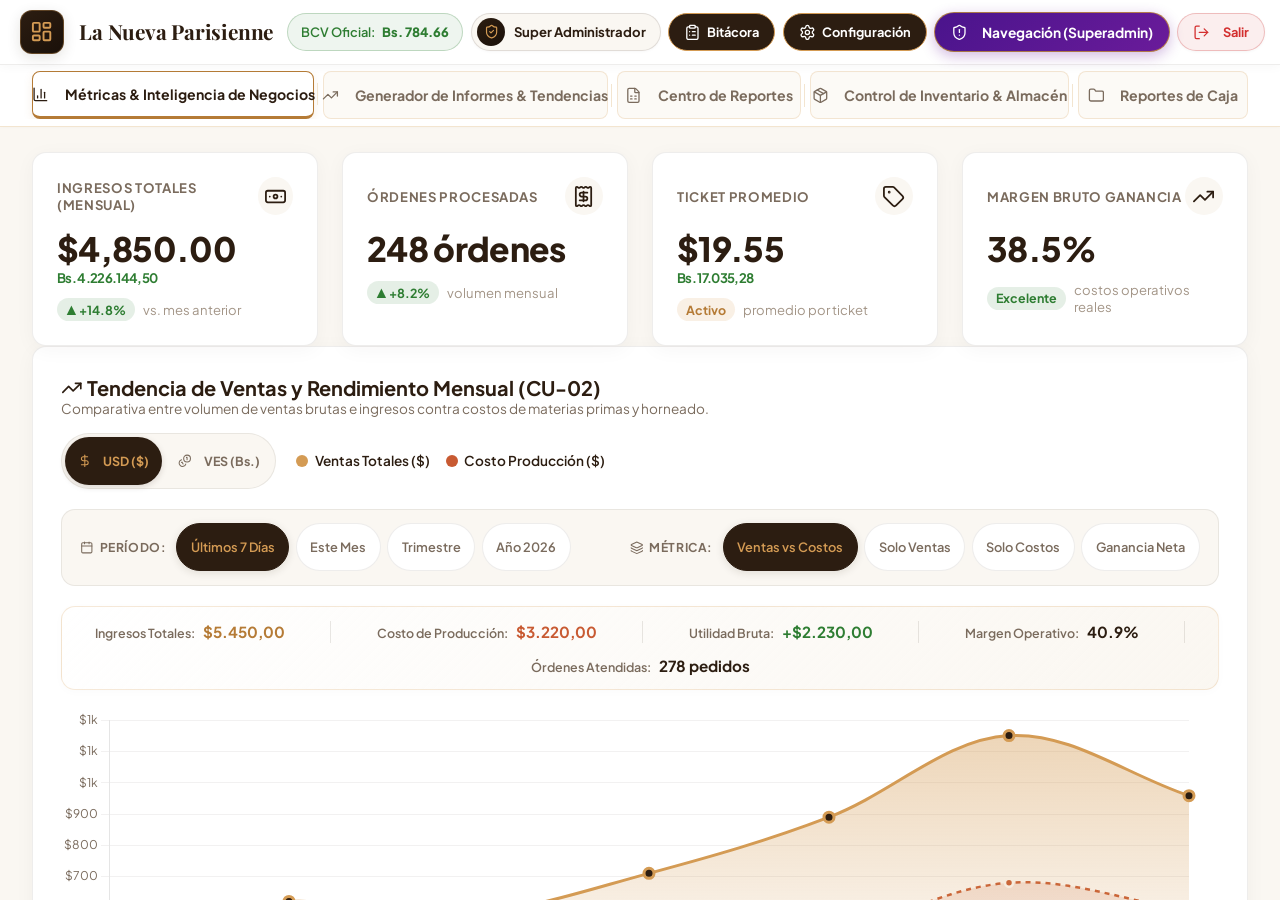
<file: modules/dashboard.html>
<!DOCTYPE html>
<html lang="es">
<head>
  <meta charset="UTF-8">
  <meta name="viewport" content="width=device-width, initial-scale=1.0">
  <title>Dashboard Gerencial - La Nueva Parisienne</title>
  <meta name="description" content="Panel de Control e Inteligencia de Negocios para La Nueva Parisienne. KPIs financieros, tendencias de ventas y movimientos recientes (CU-02).">
  
  <link rel="preconnect" href="https://fonts.googleapis.com">
  <link rel="preconnect" href="https://fonts.gstatic.com" crossorigin>
  <link rel="stylesheet" href="https://fonts.googleapis.com/css2?family=Playfair+Display:ital,wght@0,400;0,600;0,700;1,400&family=Plus+Jakarta+Sans:wght@300;400;500;600;700&display=swap" media="print" onload="this.media='all'">
  
  <!-- Hojas de Estilos Separadas (CSS3 Estricto) -->
  <link rel="stylesheet" href="../css/main.css?v=20261024-print-signatures-v1">
  <link rel="stylesheet" href="../css/modules/dashboard.css?v=20261030-nav-tabs-dividers-v1">
  <link rel="stylesheet" href="../css/modules/caja-reportes.css?v=20260930">
</head>
<body>

  <!-- LAYOUT PRINCIPAL DEL DASHBOARD GERENCIAL -->
  <div class="dashboard-wrapper">

    <!-- NAVBAR SUPERIOR GERENCIAL -->
    <header class="dashboard-navbar">
      <div class="navbar-container">
        <div class="dashboard-brand-group">
          <div class="dashboard-brand-icon" aria-hidden="true"><i data-lucide="layout-dashboard"></i></div>
          <div>
            <h1 class="brand-title">La Nueva Parisienne</h1>
            <span class="sub-title">Dashboard Gerencial &amp; Métricas</span>
          </div>
        </div>

        <div class="dashboard-controls">
          <div id="bcvRateBadge" class="bcv-rate-badge" title="Tasa Oficial del Banco Central de Venezuela">
            <span><i data-lucide="coins" class="icon-xs"></i> BCV Oficial:</span> <strong id="bcvRateVal">Cargando...</strong>
          </div>

          <div class="cashier-badge">
            <span id="managerAvatar" class="cashier-avatar"><i data-lucide="shield-check"></i></span>
            <div class="cashier-info">
              <span id="managerName" class="cashier-name">Juan Mendoza</span>
              <span class="shift-status">● Gerente General</span>
            </div>
          </div>

          <a href="bitacora.html" id="btnGoToBitacora" class="btn-navbar-config" title="Bitácora y Auditoría de Seguridad">
            <i data-lucide="clipboard-list" class="icon-sm"></i> <span>Bitácora</span>
          </a>

          <a href="configuraciones.html" id="btnGoToConfig" class="btn-navbar-config" title="Configuraciones Generales">
            <i data-lucide="settings" class="icon-sm"></i> <span>Configuración</span>
          </a>

          <button id="logoutBtn" class="btn-pos-logout" title="Cerrar sesión activa y volver al login" onclick="if(window.SessionStore){window.SessionStore.logout();}else{try{localStorage.removeItem('usuario_activo');sessionStorage.clear();}catch(e){}window.location.href='../index.html';}">
            <i data-lucide="log-out" class="icon-sm"></i> <span>Salir</span>
          </button>
        </div>
      </div>
    </header>


    <!-- BARRA DE NAVEGACIÓN PRINCIPAL DEL GERENTE (VISTAS DEDICADAS) -->
    <nav class="dashboard-view-nav" aria-label="Navegación de Secciones">
      <div class="view-nav-container">
        <button id="navBtnAnalytics" type="button" class="dashboard-nav-tab active">
          <i data-lucide="bar-chart-3" class="icon-sm"></i> <span>Métricas &amp; Inteligencia de Negocios</span>
        </button>
        <button id="navBtnReportGenerator" type="button" class="dashboard-nav-tab">
          <i data-lucide="trending-up" class="icon-sm"></i> <span>Generador de Informes &amp; Tendencias</span>
        </button>
        <button id="navBtnExecutiveReports" type="button" class="dashboard-nav-tab">
          <i data-lucide="file-spreadsheet" class="icon-sm"></i> <span>Centro de Reportes</span>
        </button>
        <button id="navBtnInventory" type="button" class="dashboard-nav-tab">
          <i data-lucide="package" class="icon-sm"></i> <span>Control de Inventario &amp; Almacén</span>
        </button>
        <button id="navBtnCashReports" type="button" class="dashboard-nav-tab">
          <i data-lucide="folder" class="icon-sm"></i> <span>Reportes de Caja</span>
        </button>
      </div>
    </nav>

    <!-- CONTENIDO ANALÍTICO Y DE INVENTARIO PRINCIPAL -->
    <main class="dashboard-content">

      <!-- VISTA 1: ANALÍTICA Y KPIs GERENCIALES -->
      <div id="analyticsView" class="dashboard-view-section active">
        <!-- SECCIÓN 1: TARJETAS KPI (INDICADORES CLAVE DE RENDIMIENTO) -->
        <section class="kpi-cards-grid" aria-label="Indicadores Clave de Rendimiento">
        
        <div class="dashboard-kpi-card">
          <div class="kpi-card-header">
            <span class="kpi-card-label">Ingresos Totales (Mensual)</span>
            <div class="kpi-card-icon"><i data-lucide="banknote"></i></div>
          </div>
          <div id="kpiRevenueVal" class="kpi-card-value">$0.00</div>
          <div class="kpi-card-footer">
            <span id="kpiRevenueGrowth" class="growth-badge positive">0.0%</span>
            <span id="kpiRevenueSub" class="growth-subtitle">datos en tiempo real</span>
          </div>
        </div>

        <div class="dashboard-kpi-card">
          <div class="kpi-card-header">
            <span class="kpi-card-label">Órdenes Procesadas</span>
            <div class="kpi-card-icon"><i data-lucide="receipt"></i></div>
          </div>
          <div id="kpiOrdersVal" class="kpi-card-value">0 órdenes</div>
          <div class="kpi-card-footer">
            <span id="kpiOrdersGrowth" class="growth-badge positive">0.0%</span>
            <span id="kpiOrdersSub" class="growth-subtitle">volumen registrado</span>
          </div>
        </div>

        <div class="dashboard-kpi-card">
          <div class="kpi-card-header">
            <span class="kpi-card-label">Ticket Promedio</span>
            <div class="kpi-card-icon"><i data-lucide="tag"></i></div>
          </div>
          <div id="kpiTicketVal" class="kpi-card-value">$0.00</div>
          <div class="kpi-card-footer">
            <span id="kpiTicketGrowth" class="growth-badge warning">Promedio</span>
            <span id="kpiTicketSub" class="growth-subtitle">por orden de venta</span>
          </div>
        </div>

        <div class="dashboard-kpi-card">
          <div class="kpi-card-header">
            <span class="kpi-card-label">Margen Bruto Ganancia</span>
            <div class="kpi-card-icon"><i data-lucide="trending-up"></i></div>
          </div>
          <div id="kpiMarginVal" class="kpi-card-value">0.0%</div>
          <div class="kpi-card-footer">
            <span id="kpiMarginBadge" class="growth-badge positive">Saludable</span>
            <span id="kpiMarginSub" class="growth-subtitle">costos bajo control</span>
          </div>
        </div>

      </section>


      <!-- SECCIÓN 2: ÁREA CENTRAL - GRÁFICO DE TENDENCIA DE VENTAS (CU-02) -->
      <section class="chart-section-card" aria-label="Gráfico de Tendencia de Ventas">
        <div class="chart-card-header">
          <div class="chart-title-group">
            <h2><i data-lucide="trending-up" class="icon-md"></i> Tendencia de Ventas y Rendimiento Mensual (CU-02)</h2>
            <p>Comparativa entre volumen de ventas brutas e ingresos contra costos de materias primas y horneado.</p>
          </div>

          <!-- Selector Bimonetario y Leyendas Dinámicas -->
          <div class="chart-header-actions">
            <div class="chart-currency-toggle" role="group" aria-label="Seleccionar Moneda de la Gráfica">
              <button type="button" class="currency-pill-btn active" data-chart-currency="usd" id="btnCurrencyUsd" title="Ver gráfica en Dólares Estadounidenses">
                <i data-lucide="dollar-sign" class="icon-xs"></i> USD ($)
              </button>
              <button type="button" class="currency-pill-btn" data-chart-currency="ves" id="btnCurrencyVes" title="Ver gráfica en Bolívares a Tasa BCV Oficial">
                <i data-lucide="coins" class="icon-xs"></i> VES (Bs.)
              </button>
            </div>

            <div id="chartLegendPills" class="chart-legend-pills">
              <div class="legend-pill" id="legendSalesPill">
                <span class="legend-dot sales"></span>
                <span id="legendSalesLabel">Ventas Totales ($)</span>
              </div>
              <div class="legend-pill" id="legendCostsPill">
                <span class="legend-dot costs"></span>
                <span id="legendCostsLabel">Costo Producción ($)</span>
              </div>
              <div class="legend-pill" id="legendProfitPill" style="display: none;">
                <span class="legend-dot profit"></span>
                <span id="legendProfitLabel">Ganancia Neta ($)</span>
              </div>
            </div>
          </div>
        </div>

        <!-- Barra de Filtros Interactivos (Período y Métrica) -->
        <div class="chart-filter-toolbar">
          <div class="filter-group">
            <span class="filter-group-label"><i data-lucide="calendar" class="icon-xs"></i> Período:</span>
            <div class="filter-pills-row" id="chartPeriodFilters">
              <button type="button" class="chart-filter-pill active" data-period="7d">Últimos 7 Días</button>
              <button type="button" class="chart-filter-pill" data-period="month">Este Mes</button>
              <button type="button" class="chart-filter-pill" data-period="quarter">Trimestre</button>
              <button type="button" class="chart-filter-pill" data-period="year">Año 2026</button>
            </div>
          </div>

          <div class="filter-group">
            <span class="filter-group-label"><i data-lucide="layers" class="icon-xs"></i> Métrica:</span>
            <div class="filter-pills-row" id="chartMetricFilters">
              <button type="button" class="chart-filter-pill active" data-metric="all">Ventas vs Costos</button>
              <button type="button" class="chart-filter-pill" data-metric="sales">Solo Ventas</button>
              <button type="button" class="chart-filter-pill" data-metric="costs">Solo Costos</button>
              <button type="button" class="chart-filter-pill" data-metric="profit">Ganancia Neta</button>
            </div>
          </div>
        </div>

        <!-- Mini-Panel de Métricas del Período Seleccionado -->
        <div class="chart-summary-bar">
          <div class="chart-summary-item">
            <span class="summary-label">Ingresos Totales:</span>
            <strong class="summary-value text-gold" id="chartSummarySales">$0.00</strong>
          </div>
          <div class="chart-summary-divider"></div>
          <div class="chart-summary-item">
            <span class="summary-label">Costo de Producción:</span>
            <strong class="summary-value text-terracotta" id="chartSummaryCosts">$0.00</strong>
          </div>
          <div class="chart-summary-divider"></div>
          <div class="chart-summary-item">
            <span class="summary-label">Utilidad Bruta:</span>
            <strong class="summary-value text-emerald" id="chartSummaryProfit">+$0.00</strong>
          </div>
          <div class="chart-summary-divider"></div>
          <div class="chart-summary-item">
            <span class="summary-label">Margen Operativo:</span>
            <strong class="summary-value" id="chartSummaryMargin">0.0%</strong>
          </div>
          <div class="chart-summary-divider"></div>
          <div class="chart-summary-item">
            <span class="summary-label">Órdenes Atendidas:</span>
            <strong class="summary-value" id="chartSummaryOrders">0 pedidos</strong>
          </div>
        </div>

        <!-- Contenedor del Gráfico de Ventas -->
        <div class="chart-canvas-wrapper">
          <canvas id="salesTrendChart"></canvas>
        </div>
      </section>


      <!-- SECCIÓN 3: TABLA DE MOVIMIENTOS RECIENTES Y AUDITORÍA -->
      <section class="table-section-card" aria-label="Tabla de Movimientos Recientes">
        <div class="table-card-header">
          <div class="chart-title-group">
            <h2><i data-lucide="file-text" class="icon-md"></i> Movimientos Recientes y Registro de Auditoría</h2>
            <p>Historial en tiempo real de transacciones de caja, ventas POS y compras a proveedores.</p>
          </div>

          <div class="table-filter-pills">
            <button type="button" class="filter-pill-btn active" data-filter="todos">Todos los Movimientos</button>
            <button type="button" class="filter-pill-btn" data-filter="venta">Solo Ventas</button>
            <button type="button" class="filter-pill-btn" data-filter="gasto">Solo Gastos</button>
          </div>
        </div>

        <!-- Tabla HTML5 Semántica -->
        <div class="table-responsive-container">
          <table class="dashboard-table">
            <thead>
              <tr>
                <th>Código Operación</th>
                <th>Fecha y Hora</th>
                <th>Tipo de Operación</th>
                <th>Usuario / Cajero</th>
                <th>Método de Pago</th>
                <th>Estado</th>
                <th>Monto Total ($)</th>
                <th>Acción</th>
              </tr>
            </thead>
            <tbody id="recentMovementsBody">
              <!-- Renderizado dinámico vía js/modules/dashboard.js -->
            </tbody>
          </table>
        </div>
      </section>
      </div> <!-- FIN DE VISTA 1: ANALÍTICA -->


      <!-- VISTA 2: SECCIÓN DE CONTROL DE INVENTARIO Y ALMACÉN (REQUERIMIENTOS 1-4) -->
      <div id="inventoryView" class="dashboard-view-section" style="display: none;" aria-label="Control de Inventario">
        
        <!-- CABECERA DEL PANEL DE INVENTARIO (SEPARACIÓN DE CONCEPTOS: ACCIÓN DE INGRESO VS COMPRA) -->
        <div class="inventory-panel-header">
          <div class="inventory-title-group">
            <h2><i data-lucide="package" class="icon-md"></i> Control de Inventario & Almacén Central</h2>
            <p>Gestión integral de existencias, recepción de compras a proveedores y catálogo de productos.</p>
          </div>
          <div style="display: flex; gap: 0.75rem; align-items: center; flex-wrap: wrap;">
            <button id="btnOpenIngresoMercanciaModal" type="button" class="btn-primary-action gold-variant" title="Sumar unidades recibidas al stock de un ítem existente mediante factura">
              <i data-lucide="download" class="icon-sm"></i> <span>Registrar Ingreso de Mercancía</span>
            </button>
          </div>
        </div>

        <!-- PESTAÑAS (TABS) PARA ALTERNAR ENTRE MATERIA PRIMA, PRODUCTOS TERMINADOS Y PROVEEDORES -->
        <div class="inventory-tabs-bar">
          <div class="inventory-tabs-group">
            <button id="tabBtnMateriaPrima" type="button" class="inventory-tab-pill active">
              <i data-lucide="wheat" class="icon-sm"></i> <span>Materia Prima e Insumos</span>
              <span id="badgeMateriaPrimaCount" class="inventory-tab-count">6</span>
            </button>
            <button id="tabBtnProductosTerminados" type="button" class="inventory-tab-pill">
              <i data-lucide="shopping-bag" class="icon-sm"></i> <span>Productos Terminados / Venta Directa</span>
              <span id="badgeProductosTerminadosCount" class="inventory-tab-count">6</span>
            </button>
            <button id="tabBtnProveedores" type="button" class="inventory-tab-pill">
              <i data-lucide="truck" class="icon-sm"></i> <span>Proveedores</span>
              <span id="badgeProveedoresCount" class="inventory-tab-count">4</span>
            </button>
            <button id="tabBtnTicketsProduccion" type="button" class="inventory-tab-pill">
              <i data-lucide="clipboard-list" class="icon-sm"></i> <span>Tickets de Producción</span>
              <span id="badgeTicketsProduccionCount" class="inventory-tab-count" style="background: var(--color-terracotta); color: white;">0</span>
            </button>
          </div>

          <!-- BARRA DE BÚSQUEDA Y FILTRADO RÁPIDO -->
          <div class="inventory-filter-group">
            <input type="text" id="inventorySearchInput" class="inventory-search-input" placeholder="Buscar código, producto, RIF..." />
            <select id="inventoryCategoryFilter" class="inventory-select-filter">
              <option value="todos">Todas las Categorías</option>
              <option value="low_stock">Solo Stock Bajo (Alertas)</option>
            </select>
          </div>
        </div>

        <!-- VISTA DE TABLA 1: MATERIA PRIMA E INSUMOS -->
        <div id="panelMateriaPrima" class="inventory-tab-panel active">
          <div class="inventory-panel-subhead">
            <div class="inventory-title-group">
              <h3 style="font-size: 1.1rem; color: var(--color-espresso); font-weight: 800;">Catálogo de Materias Primas e Insumos de Producción</h3>
              <p style="font-size: 0.82rem; color: var(--color-muted);">Insumos de amasado, harinas, mantequillas y materias primas para panadería.</p>
            </div>
            <button id="btnOpenNuevaMateriaPrimaModal" type="button" class="btn-primary-action">
              <i data-lucide="plus" class="icon-sm"></i> <span>+ Nueva Materia Prima</span>
            </button>
          </div>

          <div class="table-responsive-container">
            <table class="dashboard-table inventory-table">
              <thead>
                <tr>
                  <th>Código</th>
                  <th>Descripción / Producto</th>
                  <th>Categoría</th>
                  <th>UoM</th>
                  <th>Costo Unitario ($ / Bs.)</th>
                  <th>Stock Actual</th>
                  <th>Nivel Mínimo / Alerta</th>
                  <th>Acciones</th>
                </tr>
              </thead>
              <tbody id="materiaPrimaTbody">
                <!-- Renderizado dinámico vía dashboard.js -->
              </tbody>
            </table>
          </div>
        </div>

        <!-- VISTA DE TABLA 2: PRODUCTOS TERMINADOS / VENTA DIRECTA -->
        <div id="panelProductosTerminados" class="inventory-tab-panel" style="display: none;">
          <div class="inventory-panel-subhead">
            <div class="inventory-title-group">
              <h3 style="font-size: 1.1rem; color: var(--color-espresso); font-weight: 800;">Catálogo Maestro de Productos Terminados POS</h3>
              <p style="font-size: 0.82rem; color: var(--color-muted);">Catálogo oficial sincronizado con la Caja Registradora (POS).</p>
            </div>
            <button id="btnOpenNuevoProductoTerminadoModal" type="button" class="btn-primary-action">
              <i data-lucide="plus" class="icon-sm"></i> <span>+ Nuevo Producto</span>
            </button>
          </div>

          <div class="table-responsive-container">
            <table class="dashboard-table inventory-table">
              <thead>
                <tr>
                  <th>Código</th>
                  <th>Descripción / Producto</th>
                  <th>Categoría POS</th>
                  <th>UoM</th>
                  <th>Costo Unit. ($ / Bs.)</th>
                  <th>Precio Venta ($ / Bs.)</th>
                  <th>Stock Actual</th>
                  <th>Visibilidad POS</th>
                  <th>Nivel Mínimo / Alerta</th>
                  <th>Acciones</th>
                </tr>
              </thead>
              <tbody id="productosTerminadosTbody">
                <!-- Renderizado dinámico vía dashboard.js -->
              </tbody>
            </table>
          </div>
        </div>

        <!-- VISTA DE TABLA 3: PESTAÑA DE PROVEEDORES (CRUD VISUAL - REQUERIMIENTO 3) -->
        <div id="panelProveedores" class="inventory-tab-panel" style="display: none;">
          <div class="inventory-panel-subhead">
            <div class="inventory-title-group">
              <h3 style="font-size: 1.1rem; color: var(--color-espresso); font-weight: 800;">Directorio de Proveedores Registrados</h3>
              <p style="font-size: 0.82rem; color: var(--color-muted);">Gestión de proveedores para compras de materias primas, insumos y empaques.</p>
            </div>
            <button id="btnOpenProveedorModalHeader" type="button" class="btn-primary-action">
              <i data-lucide="plus" class="icon-sm"></i> <span>+ Nuevo Proveedor</span>
            </button>
          </div>

          <div class="table-responsive-container">
            <table class="dashboard-table inventory-table">
              <thead>
                <tr>
                  <th>Código</th>
                  <th>Nombre de Empresa</th>
                  <th>RIF</th>
                  <th>Teléfono</th>
                  <th>Contacto</th>
                  <th>Dirección Fiscal</th>
                  <th>Acciones</th>
                </tr>
              </thead>
              <tbody id="proveedoresTbody">
                <!-- Renderizado dinámico vía dashboard.js -->
              </tbody>
            </table>
          </div>
        </div>

        <!-- VISTA DE TABLA 4: TICKETS DE PRODUCCIÓN / REQUISICIÓN DE COCINA -->
        <div id="panelTicketsProduccion" class="inventory-tab-panel" style="display: none;">
          <div class="inventory-panel-subhead">
            <div class="inventory-title-group">
              <h3 style="font-size: 1.1rem; color: var(--color-espresso); font-weight: 800;">Requisiciones de Materia Prima (Tickets de Producción)</h3>
              <p style="font-size: 0.82rem; color: var(--color-muted);">Solicitudes de insumos enviadas por los panaderos para aprobación gerencial y control de stock.</p>
            </div>
            <span class="column-badge" style="background: linear-gradient(135deg, #D49B54 0%, #C48B44 100%); color: white; padding: 6px 14px; border-radius: 20px; font-weight: 800; font-size: 0.8rem;">Auditoría en Tiempo Real</span>
          </div>

          <div class="table-responsive-container">
            <table class="dashboard-table inventory-table">
              <thead>
                <tr>
                  <th>Código Ticket</th>
                  <th>Fecha / Hora</th>
                  <th>Solicitante / Panadero</th>
                  <th>Materia Prima / Insumo</th>
                  <th>Cantidad Requerida</th>
                  <th>Notas de Producción</th>
                  <th>Estado</th>
                  <th>Acciones Gerenciales</th>
                </tr>
              </thead>
              <tbody id="ticketsProduccionTbody">
                <!-- Renderizado dinámico vía dashboard.js -->
              </tbody>
            </table>
          </div>
        </div>

      </div> <!-- FIN DE VISTA 2: INVENTARIO -->

      <!-- VISTA 3: REPORTES DE CAJA EN MODO SOLO LECTURA -->
      <div id="cashReportsView" class="dashboard-view-section" style="display: none;" aria-label="Reportes de Caja">
        <section id="managerCashReportsSection" class="cash-reports-section" data-report-context="gerente">
          <div id="managerCashReportsApp"></div>
        </section>
      </div>

      <!-- VISTA 4: CENTRO DEDICADO DE REPORTES GERENCIALES (NO EMERGENTE) -->
      <div id="executiveReportsView" class="dashboard-view-section" style="display: none;" aria-label="Centro de Reportes Gerenciales">
        <div class="executive-reports-container">
          
          <!-- PANEL MAESTRO INTEGRADO: ENCABEZADO + ACCIONES + FILTROS -->
          <div class="report-generator-filter-bar dedicated-bar no-print">
            
            <!-- Barra Superior: Identidad del Módulo y Botonera Ejecutiva Integrada -->
            <div class="reports-dedicated-header-integrated">
              <div class="reports-dedicated-title-wrap">
                <div class="reports-dedicated-icon">
                  <i data-lucide="file-spreadsheet" class="icon-md"></i>
                </div>
                <div class="reports-title-info">
                  <div class="reports-dedicated-eyebrow">
                    <span class="eyebrow-dot"></span> LA PARISIENNE &bull; INTELIGENCIA DE NEGOCIOS
                  </div>
                  <h2 class="reports-dedicated-title">Centro de Reportes y Auditoría</h2>
                  <p class="reports-dedicated-sub">Balances consolidados, métricas de horneado, ventas POS y control gerencial</p>
                </div>
              </div>

              <!-- Botones de Exportación Integrados -->
              <div class="rep-actions-group">
                <button id="btnPrintExecutiveReport" type="button" class="btn-rep-action btn-rep-print" title="Imprimir reporte en hoja membretada o guardar en PDF">
                  <i data-lucide="printer" class="icon-xs"></i> <span>PDF / Imprimir</span>
                </button>
                <button id="btnExportExecutiveExcel" type="button" class="btn-rep-action btn-rep-export" title="Descargar reporte en formato Excel oficial (.xlsx)">
                  <i data-lucide="file-spreadsheet" class="icon-xs"></i> <span>Excel (.xlsx)</span>
                </button>
              </div>
            </div>

            <!-- Divisor Sutil -->
            <div class="rep-card-divider"></div>

            <!-- Bloque de Parámetros y Filtros -->
            <div class="rep-filters-container">
              <!-- Fila 1: Selección del Tipo de Reporte + Estilo Visual de Gráfica -->
              <div class="rep-filter-row primary-row">
                <div class="rep-form-group rep-col-type">
                  <label for="repTypeSelect" class="rep-form-label"><i data-lucide="layers" class="icon-xs"></i> Reporte Seleccionado</label>
                  <div class="rep-select-wrapper">
                    <select id="repTypeSelect" class="rep-form-select">
                      <optgroup label="REPORTES GERENCIALES">
                        <option value="ventas_resumen" selected>1. Resumen Ejecutivo Financiero &amp; KPIs</option>
                        <option value="balance_contable">2. Balance de Comprobación &amp; Asientos Contables</option>
                      </optgroup>
                      <optgroup label="REPORTES OPERATIVOS">
                        <option value="ventas_detalladas">3. Detalle de Facturación POS (Renglón por Renglón)</option>
                        <option value="cierres_turno">4. Auditoría de Cierres de Turno (Cortes Z y Arqueos)</option>
                        <option value="eventos_anulaciones">5. Bitácora de Devoluciones &amp; Anulaciones de Caja</option>
                        <option value="produccion_hornos">6. Control de Producción, Hornos &amp; Lotes Panaderos</option>
                      </optgroup>
                      <optgroup label="REPORTES GENERALES &amp; AUDITORÍA">
                        <option value="inventario_mermas">7. Valorización de Inventario &amp; Stock Mínimo</option>
                        <option value="compras_proveedores">8. Compras, Proveedores &amp; Cuentas por Pagar</option>
                        <option value="personal_rendimiento">9. Nómina, Turnos &amp; Rendimiento de Personal</option>
                      </optgroup>
                      <optgroup label="PROYECCIONES &amp; PLANIFICACIÓN ESTRATÉGICA">
                        <option value="proyecciones">10. Proyecciones Financieras, Demanda &amp; Flujo de Caja</option>
                      </optgroup>
                    </select>
                  </div>
                </div>

                <div class="rep-form-group rep-col-style" id="repChartStyleGroup">
                  <label for="repChartStyleSelect" class="rep-form-label"><i data-lucide="line-chart" class="icon-xs"></i> Estilo de Gráfica</label>
                  <div class="rep-select-wrapper">
                    <select id="repChartStyleSelect" class="rep-form-select rep-style-select">
                      <option value="metricas" selected>Tendencia &amp; Gradiente (Estilo Métricas)</option>
                      <option value="barras">Barras Ejecutivas</option>
                      <option value="clasicas">Gráficas Clásicas Nativas (0 ms)</option>
                      <option value="ninguna">Ocultar Gráficas (Solo Tablas)</option>
                    </select>
                  </div>
                </div>
              </div>

              <!-- Fila 2: Período Rápido + Rango de Fechas + Filtros Contextuales + Botón Consultar Abajo -->
              <div class="rep-filter-row secondary-row">
                <div class="rep-form-group rep-col-presets">
                  <label class="rep-form-label"><i data-lucide="clock" class="icon-xs"></i> Período Rápido</label>
                  <div class="rep-presets-group">
                    <button type="button" class="rep-preset-btn" data-preset="today">Hoy</button>
                    <button type="button" class="rep-preset-btn" data-preset="week">7 Días</button>
                    <button type="button" class="rep-preset-btn active" data-preset="month">Este Mes</button>
                    <button type="button" class="rep-preset-btn" data-preset="prev_month">Mes Anterior</button>
                  </div>
                </div>

                <div class="rep-date-range-group">
                  <div class="rep-form-group">
                    <label for="repDateFrom" class="rep-form-label"><i data-lucide="calendar" class="icon-xs"></i> Desde</label>
                    <input type="date" id="repDateFrom" class="rep-form-input" />
                  </div>
                  <div class="rep-form-group">
                    <label for="repDateTo" class="rep-form-label"><i data-lucide="calendar" class="icon-xs"></i> Hasta</label>
                    <input type="date" id="repDateTo" class="rep-form-input" />
                  </div>
                </div>

                <!-- Filtros Contextuales Dinámicos -->
                <div class="rep-context-filters">
                  <div class="rep-form-group" id="repCashierGroup" style="display: none;">
                    <label for="repCashierSelect" class="rep-form-label"><i data-lucide="user" class="icon-xs"></i> Cajero</label>
                    <select id="repCashierSelect" class="rep-form-select">
                      <option value="">Todos los Cajeros</option>
                    </select>
                  </div>

                  <div class="rep-form-group" id="repPaymentGroup" style="display: none;">
                    <label for="repPaymentSelect" class="rep-form-label"><i data-lucide="credit-card" class="icon-xs"></i> Forma de Pago</label>
                    <select id="repPaymentSelect" class="rep-form-select">
                      <option value="">Todos los Métodos</option>
                    </select>
                  </div>

                  <div class="rep-form-group" id="repCategoryGroup" style="display: none;">
                    <label for="repCategorySelect" class="rep-form-label"><i data-lucide="tag" class="icon-xs"></i> Categoría</label>
                    <select id="repCategorySelect" class="rep-form-select">
                      <option value="">Todas las Categorías</option>
                    </select>
                  </div>
                </div>

                <!-- Botón de Consultar Reporte (Abajo a la derecha) -->
                <div class="rep-submit-group">
                  <button id="btnRunReportQuery" type="button" class="btn-generate-report-submit" title="Consultar y actualizar vista previa del reporte">
                    <i data-lucide="play" class="icon-xs"></i> <span>Consultar Reporte</span>
                  </button>
                </div>
              </div>
            </div>

          </div>

          <!-- LIENZO DEDICADO DE REPORTE EJECUTIVO (ESPACIOSO Y FLUIDO) -->
          <div class="dedicated-report-sheet-wrapper">
            <div id="executiveReportSheet" class="printable-report-sheet dedicated-sheet">
              <!-- Renderizado dinámico desde dashboard.js -->
            </div>
          </div>

        </div>
      </div>

      <!-- VISTA 5: MÓDULO INDEPENDIENTE - GENERADOR DE INFORMES & TENDENCIAS -->
      <div id="modularReportGeneratorView" class="dashboard-view-section" style="display: none;" aria-label="Generador de Informes y Tendencias">
        <div class="executive-reports-container">
          
          <!-- PANEL MAESTRO DEDICADO: ENCABEZADO + ACCIONES + CONSTRUCTOR -->
          <div class="report-generator-filter-bar dedicated-bar no-print">
            
            <!-- Barra Superior: Identidad del Módulo y Botonera -->
            <div class="reports-dedicated-header-integrated">
              <div class="reports-dedicated-title-wrap">
                <div class="reports-dedicated-icon" style="background: linear-gradient(135deg, #D49B54 0%, #B57F3A 100%);">
                  <i data-lucide="line-chart" class="icon-md" style="color: #FFFFFF;"></i>
                </div>
                <div class="reports-title-info">
                  <div class="reports-dedicated-eyebrow">
                    <span class="eyebrow-dot"></span> LA PARISIENNE &bull; INTELIGENCIA PREDICTIVA
                  </div>
                  <h2 class="reports-dedicated-title">Generador de Informes &amp; Tendencias</h2>
                  <p class="reports-dedicated-sub">Constructor a medida: detección de aceleración de demanda, proyecciones a 7/15/30 días, hornadas e insumos</p>
                </div>
              </div>

              <!-- Botones de Exportación Dedicados -->
              <div class="rep-actions-group">
                <button id="btnPrintModularReport" type="button" class="btn-rep-action btn-rep-print" title="Imprimir informe en hoja membretada o guardar en PDF">
                  <i data-lucide="printer" class="icon-xs"></i> <span>PDF / Imprimir</span>
                </button>
                <button id="btnExportModularExcel" type="button" class="btn-rep-action btn-rep-export" title="Descargar informe consolidado en formato Excel (.xlsx)">
                  <i data-lucide="file-spreadsheet" class="icon-xs"></i> <span>Excel (.xlsx)</span>
                </button>
              </div>
            </div>

            <!-- Divisor Sutil -->
            <div class="rep-card-divider"></div>

            <!-- Constructor Modular (Parámetros + Bloques + Acciones) -->
            <div id="modularGeneratorContainer" class="modular-generator-container" style="display: block;">
              <!-- Barra Explicativa / Subtítulo -->
              <div class="modgen-intro-banner">
                <div class="modgen-intro-icon"><i data-lucide="line-chart" class="icon-sm"></i></div>
                <div class="modgen-intro-text">
                  <strong>Constructor Inteligente de Informes:</strong> Personaliza los bloques que deseas incluir, selecciona el horizonte de análisis y el motor cruzará datos de ventas en vivo con el modelo proyectivo para detectar tendencias (&plusmn;%), prever insumos y sugerir tandas de horneado.
                </div>
              </div>

              <!-- SECCIÓN 1: PARÁMETROS PROYECTIVOS -->
              <div class="modgen-params-grid">
                <div class="modgen-form-group">
                  <label class="modgen-label" for="modgenHistPeriod">
                    <i data-lucide="history" class="icon-xs"></i> Período Histórico Base
                  </label>
                  <select id="modgenHistPeriod" class="modgen-select">
                    <option value="7">Últimos 7 Días (Tendencia Corto Plazo)</option>
                    <option value="14" selected>Últimos 14 Días (Quincena Recomendada)</option>
                    <option value="30">Últimos 30 Días (Mes Completo)</option>
                    <option value="60">Últimos 60 Días (Bimestral)</option>
                  </select>
                </div>

                <div class="modgen-form-group">
                  <label class="modgen-label" for="modgenHorizon">
                    <i data-lucide="calendar" class="icon-xs"></i> Horizonte de Proyección
                  </label>
                  <select id="modgenHorizon" class="modgen-select">
                    <option value="7">Próximos 7 Días (Plan Semanal)</option>
                    <option value="15">Próximos 15 Días (Plan Quincenal)</option>
                    <option value="30" selected>Próximos 30 Días (Plan Mensual)</option>
                  </select>
                </div>

                <div class="modgen-form-group">
                  <label class="modgen-label" for="modgenScenario">
                    <i data-lucide="trending-up" class="icon-xs"></i> Escenario Proyectual
                  </label>
                  <select id="modgenScenario" class="modgen-select">
                    <option value="base" selected>Escenario Base (Ritmo Actual 100%)</option>
                    <option value="optimista">Escenario Optimista (+15% Demanda)</option>
                    <option value="conservador">Escenario Conservador (-10% Demanda)</option>
                  </select>
                </div>

                <div class="modgen-form-group">
                  <label class="modgen-label" for="modgenBreakEven">
                    <i data-lucide="scale" class="icon-xs"></i> Costos Fijos Mensuales ($)
                  </label>
                  <input type="number" id="modgenBreakEven" class="modgen-input" value="3800" min="0" step="50" placeholder="Ej. 3800" />
                </div>
              </div>

              <!-- SECCIÓN 2: SELECTOR DE BLOQUES MODULARES -->
              <div class="modgen-blocks-wrapper">
                <div class="modgen-blocks-header">
                  <div class="modgen-blocks-title">
                    <i data-lucide="layout-grid" class="icon-xs"></i>
                    <span>Bloques Modulares a Incluir en el Informe:</span>
                  </div>
                  <div class="modgen-quick-presets">
                    <button type="button" id="btnModgenSelectAll" class="modgen-quick-btn">Seleccionar Todos</button>
                    <button type="button" id="btnModgenPresetTrends" class="modgen-quick-btn">Tendencias &amp; Demanda</button>
                    <button type="button" id="btnModgenPresetFinancial" class="modgen-quick-btn">Financiero &amp; Caja</button>
                    <button type="button" id="btnModgenPresetKitchen" class="modgen-quick-btn">Hornos &amp; Insumos</button>
                  </div>
                </div>

                <div class="modgen-cards-grid">
                  <!-- Bloque 1: Resumen Ejecutivo -->
                  <label class="modgen-card" for="chkModExecutive">
                    <div class="modgen-card-top">
                      <input type="checkbox" id="chkModExecutive" class="modgen-card-checkbox" checked />
                      <div class="modgen-card-icon gold"><i data-lucide="target" class="icon-sm"></i></div>
                      <span class="modgen-card-badge">FINANCIERO</span>
                    </div>
                    <div class="modgen-card-content">
                      <h4 class="modgen-card-title">1. Resumen Ejecutivo &amp; Run Rate</h4>
                      <p class="modgen-card-desc">Velocidad comercial ($/día y Bs/día), facturación proyectada, margen de contribución y velocidad para alcanzar el Punto de Equilibrio.</p>
                    </div>
                  </label>

                  <!-- Bloque 2: Radar de Tendencias -->
                  <label class="modgen-card" for="chkModTrends">
                    <div class="modgen-card-top">
                      <input type="checkbox" id="chkModTrends" class="modgen-card-checkbox" checked />
                      <div class="modgen-card-icon green"><i data-lucide="trending-up" class="icon-sm"></i></div>
                      <span class="modgen-card-badge active">PREDICTIVO</span>
                    </div>
                    <div class="modgen-card-content">
                      <h4 class="modgen-card-title">2. Radar de Tendencias de Demanda (&Delta;%)</h4>
                      <p class="modgen-card-desc">Cálculo de aceleración/desaceleración (&plusmn;%) de cada producto, ranking de rotación, productos estrella y alertas de caída.</p>
                    </div>
                  </label>

                  <!-- Bloque 3: Planificación de Hornos -->
                  <label class="modgen-card" for="chkModOvens">
                    <div class="modgen-card-top">
                      <input type="checkbox" id="chkModOvens" class="modgen-card-checkbox" checked />
                      <div class="modgen-card-icon terracotta"><i data-lucide="flame" class="icon-sm"></i></div>
                      <span class="modgen-card-badge">OPERATIVO</span>
                    </div>
                    <div class="modgen-card-content">
                      <h4 class="modgen-card-title">3. Planificación de Producción &amp; Hornos</h4>
                      <p class="modgen-card-desc">Cálculo de tandas de horneado necesarias (matutinas/vespertinas) por producto para cubrir la demanda estimada sin generar merma.</p>
                    </div>
                  </label>

                  <!-- Bloque 4: Estimación de Insumos -->
                  <label class="modgen-card" for="chkModSupplies">
                    <div class="modgen-card-top">
                      <input type="checkbox" id="chkModSupplies" class="modgen-card-checkbox" checked />
                      <div class="modgen-card-icon amber"><i data-lucide="package" class="icon-sm"></i></div>
                      <span class="modgen-card-badge">INVENTARIO</span>
                    </div>
                    <div class="modgen-card-content">
                      <h4 class="modgen-card-title">4. Estimación de Insumos &amp; Materia Prima</h4>
                      <p class="modgen-card-desc">Cálculo proyectado de kg de harina, mantequilla, café, chocolate y azúcar necesarios contra el stock actual en almacén.</p>
                    </div>
                  </label>

                  <!-- Bloque 5: Matriz de Escenarios -->
                  <label class="modgen-card" for="chkModScenarios">
                    <div class="modgen-card-top">
                      <input type="checkbox" id="chkModScenarios" class="modgen-card-checkbox" checked />
                      <div class="modgen-card-icon blue"><i data-lucide="bar-chart-2" class="icon-sm"></i></div>
                      <span class="modgen-card-badge">ESCENARIOS</span>
                    </div>
                    <div class="modgen-card-content">
                      <h4 class="modgen-card-title">5. Matriz de Escenarios &amp; Flujo de Caja</h4>
                      <p class="modgen-card-desc">Comparativa Conservador vs Base vs Optimista con desglose en USD y Bs (tasa BCV), costo de insumos (42%), costos fijos y EBITDA neto.</p>
                    </div>
                  </label>

                  <!-- Bloque 6: Diagnóstico & Recomendaciones -->
                  <label class="modgen-card" for="chkModInsights">
                    <div class="modgen-card-top">
                      <input type="checkbox" id="chkModInsights" class="modgen-card-checkbox" checked />
                      <div class="modgen-card-icon purple"><i data-lucide="lightbulb" class="icon-sm"></i></div>
                      <span class="modgen-card-badge">ESTRATÉGICO</span>
                    </div>
                    <div class="modgen-card-content">
                      <h4 class="modgen-card-title">6. Diagnóstico &amp; Recomendaciones Tácticas</h4>
                      <p class="modgen-card-desc">Conclusiones analíticas redactadas automáticamente sobre cuellos de botella en hornos, productos a potenciar y alertas de stock.</p>
                    </div>
                  </label>
                </div>
              </div>

              <!-- BARRA DE ACCIÓN INFERIOR -->
              <div class="modgen-actions-bar">
                <div class="modgen-status-text" id="modgenSelectedCountText">
                  <i data-lucide="check-circle-2" class="icon-xs text-success"></i> 6 de 6 bloques seleccionados
                </div>
                <button type="button" id="btnGenerateModularReport" class="btn-modgen-submit">
                  <i data-lucide="play" class="icon-sm"></i> <span>Compilar &amp; Generar Informe de Tendencias</span>
                </button>
              </div>
            </div>

          </div>

          <!-- LIENZO DEDICADO DE REPORTE MODULAR (ESPACIOSO Y FLUIDO) -->
          <div class="dedicated-report-sheet-wrapper">
            <div id="modularReportSheet" class="printable-report-sheet dedicated-sheet">
              <!-- Renderizado dinámico desde dashboard.js -->
            </div>
          </div>

        </div>
      </div>

    </main>

  </div>


  <!-- MODAL GERENCIAL DE DETALLE DE MOVIMIENTO / TRANSACCIÓN -->
  <div id="modalMovimientoDetalle" class="modal-overlay" aria-hidden="true" style="display: none;">
    <div class="modal-card-container">
      <div class="modal-card-header">
        <div class="modal-header-title">
          <span id="modalDetalleIcon" class="modal-header-icon"><i data-lucide="receipt"></i></span>
          <div>
            <h2 id="modalDetalleCodigo" class="modal-title-text">Transacción #FAC-2026-1003</h2>
            <span id="modalDetalleSubtitulo" class="modal-subtitle-text">Registro Financiero de Operación</span>
          </div>
        </div>
        <button id="btnCerrarModalDetalle" type="button" class="btn-modal-close" aria-label="Cerrar ventana">&times;</button>
      </div>

      <div class="modal-card-body">
        <!-- Tarjeta Resumen de Monto -->
        <div id="modalMontoCard" class="modal-amount-hero">
          <div class="amount-hero-label">Monto de la Operación</div>
          <div id="modalMontoUsd" class="amount-hero-value-usd">$0.00 USD</div>
          <div id="modalMontoVes" class="amount-hero-value-ves">Bs. 0.00 VES</div>
          <span id="modalEstadoBadge" class="growth-badge positive" style="margin-top: 0.4rem; display: inline-block;">● Transacción Procesada</span>
        </div>

        <!-- Grid de Metadatos -->
        <div class="modal-meta-grid">
          <div class="meta-item">
            <span class="meta-label"><i data-lucide="tag" class="icon-xs"></i> Tipo de Operación</span>
            <strong id="modalTipoOp" class="meta-val">-</strong>
          </div>
          <div class="meta-item">
            <span class="meta-label"><i data-lucide="user" class="icon-xs"></i> Responsable</span>
            <strong id="modalResponsable" class="meta-val">-</strong>
          </div>
          <div class="meta-item">
            <span class="meta-label"><i data-lucide="credit-card" class="icon-xs"></i> Método de Pago</span>
            <strong id="modalMetodoPago" class="meta-val">-</strong>
          </div>
          <div class="meta-item">
            <span class="meta-label"><i data-lucide="calendar" class="icon-xs"></i> Fecha y Hora</span>
            <strong id="modalFecha" class="meta-val">-</strong>
          </div>
          <div class="meta-item">
            <span class="meta-label"><i data-lucide="coins" class="icon-xs"></i> Tasa BCV Aplicada</span>
            <strong id="modalTasaBcv" class="meta-val">-</strong>
          </div>
          <div class="meta-item">
            <span class="meta-label"><i data-lucide="file-check" class="icon-xs"></i> Estado Fiscal</span>
            <strong id="modalEstadoFiscal" class="meta-val" style="color: var(--color-success);">Auditado SENIAT OK</strong>
          </div>
        </div>

        <!-- Desglose de Ítems / Concepto -->
        <div class="modal-breakdown-box">
          <h3 class="breakdown-title"><i data-lucide="package" class="icon-sm"></i> Desglose del Movimiento</h3>
          <div id="modalBreakdownList" class="breakdown-list">
            <!-- Renderizado dinámico de productos / conceptos -->
          </div>
        </div>
      </div>

      <div class="modal-card-footer">
        <button id="btnImprimirComprobante" type="button" class="btn-modal-action secondary"><i data-lucide="printer" class="icon-sm"></i> <span>Imprimir Voucher</span></button>
        <button id="btnCopiarRef" type="button" class="btn-modal-action secondary"><i data-lucide="copy" class="icon-sm"></i> <span>Copiar Ref</span></button>
        <button id="btnCerrarModalDetalleFooter" type="button" class="btn-modal-action primary">Cerrar</button>
      </div>
    </div>
  </div>

  <!-- MODAL 4: REGISTRO DE INGRESO DE MERCANCÍA / COMPRA A PROVEEDOR (REQUERIMIENTO 4) -->
  <div id="modalIngresoMercancia" class="modal-overlay" aria-hidden="true" style="display: none;">
    <div class="modal-card-container" style="max-width: 620px; width: 92%;">
      <div class="modal-card-header">
        <div class="modal-header-title">
          <span class="modal-header-icon"><i data-lucide="package"></i></span>
          <div>
            <h2 class="modal-title-text">Registrar Ingreso de Mercancía</h2>
            <span class="modal-subtitle-text">Recepción de Compras a Proveedores & Actualización de Inventario</span>
          </div>
        </div>
        <button id="closeIngresoMercanciaModalBtn" type="button" class="btn-modal-close" aria-label="Cerrar ventana">&times;</button>
      </div>

      <form id="ingresoMercanciaForm">
        <div class="modal-card-body" style="gap: 1.25rem;">
          
          <div class="form-group-custom">
            <label for="modalIngresoProductoSelect" class="form-label-custom"><i data-lucide="shopping-cart" class="icon-xs"></i> Seleccionar Producto o Insumo *</label>
            <select id="modalIngresoProductoSelect" class="form-control-custom" required>
              <option value="" disabled selected>-- Seleccione un ítem del catálogo --</option>
              <!-- Opciones dinámicas agrupadas por Materia Prima / Producto Terminado -->
            </select>
          </div>

          <div style="display: grid; grid-template-columns: 2fr 1fr; gap: 1rem;">
            <div class="form-group-custom">
              <label for="modalIngresoCantidad" class="form-label-custom"><i data-lucide="boxes" class="icon-xs"></i> Cantidad Ingresada *</label>
              <input type="number" id="modalIngresoCantidad" class="form-control-custom" placeholder="Ej: 50.00" min="0.01" step="0.01" required />
            </div>
            <div class="form-group-custom">
              <label for="modalIngresoUnidad" class="form-label-custom"><i data-lucide="scale" class="icon-xs"></i> Unidad de Medida (UoM) *</label>
              <select id="modalIngresoUnidad" class="form-control-custom" required>
                <option value="Kg">Kilogramos (Kg)</option>
                <option value="g">Gramos (g)</option>
                <option value="L">Litros (L)</option>
                <option value="ml">Mililitros (ml)</option>
                <option value="Und">Unidades (Und)</option>
                <option value="Cx">Cajas (Cx)</option>
              </select>
            </div>
          </div>

          <div style="display: grid; grid-template-columns: 1fr 1fr; gap: 1rem;">
            <div class="form-group-custom">
              <label for="modalIngresoCostoTotal" class="form-label-custom"><i data-lucide="dollar-sign" class="icon-xs"></i> Costo Total Compra ($ USD) *</label>
              <input type="number" id="modalIngresoCostoTotal" class="form-control-custom" placeholder="Ej: 180.00" min="0.01" step="0.01" required />
            </div>
            <div class="form-group-custom">
              <label for="modalIngresoProveedor" class="form-label-custom"><i data-lucide="building-2" class="icon-xs"></i> Proveedor *</label>
              <select id="modalIngresoProveedor" class="form-control-custom" required>
                <option value="Molinos del Sur, C.A.">Molinos del Sur, C.A.</option>
                <option value="Lácteos La Granja">Lácteos La Granja</option>
                <option value="Chocolates del Rey">Chocolates del Rey</option>
                <option value="Empaques del Norte">Empaques del Norte</option>
              </select>
            </div>
          </div>

          <div class="form-group-custom">
            <label for="modalIngresoNumFactura" class="form-label-custom"><i data-lucide="receipt" class="icon-xs"></i> Número de Factura / Nota Entrega *</label>
            <input type="text" id="modalIngresoNumFactura" class="form-control-custom" placeholder="Ej: FAC-PROV-9082" required />
          </div>

          <!-- Preview de Costo Unitario Calculado -->
          <div id="costoUnitarioPreviewBox" class="modal-amount-hero" style="padding: 0.8rem; background: rgba(212, 155, 84, 0.08); border-color: rgba(212, 155, 84, 0.3);">
            <div class="amount-hero-label" style="font-size: 0.75rem;">Costo Unitario Calculado</div>
            <div id="costoUnitarioPreviewVal" class="amount-hero-value-usd" style="font-size: 1.2rem; color: var(--color-gold-dark);">$0.00 / unidad</div>
          </div>

        </div>

        <div class="modal-card-footer">
          <button id="cancelIngresoMercanciaBtn" type="button" class="btn-modal-action secondary">Cancelar</button>
          <button type="submit" class="btn-modal-action primary"><i data-lucide="save" class="icon-sm"></i> <span>Guardar Ingreso de Mercancía</span></button>
        </div>
      </form>
    </div>
  </div>

  <!-- MODAL DE GESTIÓN DE PROVEEDORES (REQUERIMIENTO 3) -->
  <div id="modalProveedor" class="modal-overlay" aria-hidden="true" style="display: none;">
    <div class="modal-card-container" style="max-width: 580px; width: 92%;">
      <div class="modal-card-header">
        <div class="modal-header-title">
          <span class="modal-header-icon"><i data-lucide="truck"></i></span>
          <div>
            <h2 id="modalProveedorTitle" class="modal-title-text">Registrar Nuevo Proveedor</h2>
            <span class="modal-subtitle-text">Información de Proveedor para Compras e Inventario</span>
          </div>
        </div>
        <button id="closeProveedorModalBtn" type="button" class="btn-modal-close" aria-label="Cerrar ventana">&times;</button>
      </div>

      <form id="proveedorForm">
        <input type="hidden" id="modalProvCode" value="" />
        <div class="modal-card-body" style="gap: 1.25rem;">
          
          <div class="form-group-custom">
            <label for="modalProvNombre" class="form-label-custom"><i data-lucide="building-2" class="icon-xs"></i> Nombre de la Empresa / Razón Social *</label>
            <input type="text" id="modalProvNombre" class="form-control-custom" placeholder="Ej: Molinos del Sur, C.A." required />
          </div>

          <div style="display: grid; grid-template-columns: 1fr 1fr; gap: 1rem;">
            <div class="form-group-custom">
              <label for="modalProvRif" class="form-label-custom"><i data-lucide="id-card" class="icon-xs"></i> RIF de la Empresa *</label>
              <input type="text" id="modalProvRif" class="form-control-custom" placeholder="Ej: J-30819283-4" required />
            </div>
            <div class="form-group-custom">
              <label for="modalProvTelefono" class="form-label-custom"><i data-lucide="phone" class="icon-xs"></i> Teléfono de Contacto *</label>
              <input type="text" id="modalProvTelefono" class="form-control-custom" placeholder="Ej: (01) 555-MOLINO" required />
            </div>
          </div>

          <div class="form-group-custom">
            <label for="modalProvContacto" class="form-label-custom"><i data-lucide="user" class="icon-xs"></i> Persona de Contacto *</label>
            <input type="text" id="modalProvContacto" class="form-control-custom" placeholder="Ej: Carlos Mendoza" required />
          </div>

          <div class="form-group-custom">
            <label for="modalProvDireccion" class="form-label-custom"><i data-lucide="map-pin" class="icon-xs"></i> Dirección Fiscal</label>
            <input type="text" id="modalProvDireccion" class="form-control-custom" placeholder="Ej: Zona Industrial Sur, Parcela 14, Caracas" />
          </div>

        </div>

        <div class="modal-card-footer">
          <button id="cancelProveedorBtn" type="button" class="btn-modal-action secondary">Cancelar</button>
          <button type="submit" class="btn-modal-action primary"><i data-lucide="save" class="icon-sm"></i> <span>Guardar Proveedor</span></button>
        </div>
      </form>
    </div>
  </div>

  <!-- MODAL DE GESTIÓN DE MATERIA PRIMA (REQUERIMIENTO 3) -->
  <div id="modalMateriaPrima" class="modal-overlay" aria-hidden="true" style="display: none;">
    <div class="modal-card-container" style="max-width: 580px; width: 92%;">
      <div class="modal-card-header">
        <div class="modal-header-title">
          <span class="modal-header-icon"><i data-lucide="wheat"></i></span>
          <div>
            <h2 id="modalMpTitle" class="modal-title-text">Crear Nueva Materia Prima</h2>
            <span class="modal-subtitle-text">Registro de Insumo para Panadería y Almacén</span>
          </div>
        </div>
        <button id="closeMpModalBtn" type="button" class="btn-modal-close" aria-label="Cerrar ventana">&times;</button>
      </div>

      <form id="materiaPrimaForm">
        <input type="hidden" id="modalMpCode" value="" />
        <div class="modal-card-body" style="gap: 1.25rem;">
          
          <div class="form-group-custom">
            <label for="modalMpNombre" class="form-label-custom"><i data-lucide="wheat" class="icon-xs"></i> Nombre de la Materia Prima / Insumo *</label>
            <input type="text" id="modalMpNombre" class="form-control-custom" placeholder="Ej: Harina de Trigo Tradicional T55" required />
          </div>

          <div style="display: grid; grid-template-columns: 1fr 1fr; gap: 1rem;">
            <div class="form-group-custom">
              <label for="modalMpCategoria" class="form-label-custom"><i data-lucide="folder" class="icon-xs"></i> Categoría *</label>
              <select id="modalMpCategoria" class="form-control-custom" required>
                <option value="Materias Primas">Materias Primas</option>
                <option value="Lácteos & Mantequillas">Lácteos & Mantequillas</option>
                <option value="Levaduras & Fermentos">Levaduras & Fermentos</option>
                <option value="Coberturas & Cacao">Coberturas & Cacao</option>
                <option value="Insumos Frescos">Insumos Frescos</option>
              </select>
            </div>
            <div class="form-group-custom">
              <label for="modalMpUnidad" class="form-label-custom"><i data-lucide="scale" class="icon-xs"></i> Unidad de Medida (UoM) *</label>
              <select id="modalMpUnidad" class="form-control-custom" required>
                <option value="Kg">Kilogramos (Kg)</option>
                <option value="g">Gramos (g)</option>
                <option value="L">Litros (L)</option>
                <option value="ml">Mililitros (ml)</option>
                <option value="Und">Unidades (Und)</option>
                <option value="Cx">Cajas (Cx)</option>
              </select>
            </div>
          </div>

          <div style="display: grid; grid-template-columns: 1fr 1fr 1fr; gap: 0.85rem;">
            <div class="form-group-custom">
              <label for="modalMpCostoUnitario" class="form-label-custom"><i data-lucide="dollar-sign" class="icon-xs"></i> Costo Unit ($) *</label>
              <input type="number" id="modalMpCostoUnitario" class="form-control-custom" placeholder="Ej: 1.80" min="0.01" step="0.01" required />
            </div>
            <div class="form-group-custom">
              <label for="modalMpStockInicial" class="form-label-custom"><i data-lucide="boxes" class="icon-xs"></i> Stock Inicial *</label>
              <input type="number" id="modalMpStockInicial" class="form-control-custom" placeholder="Ej: 50.00" min="0" step="0.01" required />
            </div>
            <div class="form-group-custom">
              <label for="modalMpStockMinimo" class="form-label-custom"><i data-lucide="alert-triangle" class="icon-xs"></i> Stock Mín (Alerta) *</label>
              <input type="number" id="modalMpStockMinimo" class="form-control-custom" placeholder="Ej: 20.00" min="0" step="0.01" required />
            </div>
          </div>

        </div>

        <div class="modal-card-footer">
          <button id="cancelMpBtn" type="button" class="btn-modal-action secondary">Cancelar</button>
          <button type="submit" class="btn-modal-action primary"><i data-lucide="save" class="icon-sm"></i> <span>Guardar Materia Prima</span></button>
        </div>
      </form>
    </div>
  </div>

  <!-- MODAL DE GESTIÓN DE PRODUCTO TERMINADO (REQUERIMIENTO 3) -->
  <div id="modalProductoTerminado" class="modal-overlay" aria-hidden="true" style="display: none;">
    <div class="modal-card-container" style="max-width: 580px; width: 92%;">
      <div class="modal-card-header">
        <div class="modal-header-title">
          <span class="modal-header-icon"><i data-lucide="shopping-bag"></i></span>
          <div>
            <h2 id="modalPtTitle" class="modal-title-text">Crear Nuevo Producto Terminado</h2>
            <span class="modal-subtitle-text">Registro de Producto para Venta Directa en Caja POS</span>
          </div>
        </div>
        <button id="closePtModalBtn" type="button" class="btn-modal-close" aria-label="Cerrar ventana">&times;</button>
      </div>

      <form id="productoTerminadoForm">
        <input type="hidden" id="modalPtCode" value="" />
        <div class="modal-card-body" style="gap: 1.25rem;">
          
          <div class="form-group-custom">
            <label for="modalPtNombre" class="form-label-custom"><i data-lucide="croissant" class="icon-xs"></i> Nombre del Producto *</label>
            <input type="text" id="modalPtNombre" class="form-control-custom" placeholder="Ej: Baguette Tradicional Parisina" required />
          </div>

          <div style="display: grid; grid-template-columns: 1fr 1fr; gap: 1rem;">
            <div class="form-group-custom">
              <label for="modalPtCategoria" class="form-label-custom"><i data-lucide="folder" class="icon-xs"></i> Categoría POS *</label>
              <select id="modalPtCategoria" class="form-control-custom" required>
                <option value="Panadería">Panadería Artesanal</option>
                <option value="Pastelería">Pastelería & Repostería</option>
                <option value="Bebidas">Cafetería & Bebidas</option>
                <option value="Salados">Salados & Especialidades</option>
              </select>
            </div>
            <div class="form-group-custom">
              <label for="modalPtUnidad" class="form-label-custom"><i data-lucide="scale" class="icon-xs"></i> Unidad de Medida (UoM) *</label>
              <select id="modalPtUnidad" class="form-control-custom" required>
                <option value="Und">Unidades (Und)</option>
                <option value="Kg">Kilogramos (Kg)</option>
                <option value="L">Litros (L)</option>
                <option value="Cx">Cajas (Cx)</option>
              </select>
            </div>
          </div>

          <div style="display: grid; grid-template-columns: 1fr 1fr; gap: 1rem;">
            <div class="form-group-custom">
              <label for="modalPtCostoUnitario" class="form-label-custom"><i data-lucide="dollar-sign" class="icon-xs"></i> Costo Producción ($ USD) *</label>
              <input type="number" id="modalPtCostoUnitario" class="form-control-custom" placeholder="Ej: 1.20" min="0.01" step="0.01" required />
              <small id="modalPtCostoUnitarioBs" style="display: block; font-size: 0.78rem; font-weight: 700; color: #2e7d32; margin-top: 0.25rem;">Equivalente: Bs. 0,00</small>
            </div>
            <div class="form-group-custom">
              <label for="modalPtPrecioVenta" class="form-label-custom"><i data-lucide="tag" class="icon-xs"></i> Precio Venta POS ($ USD) *</label>
              <input type="number" id="modalPtPrecioVenta" class="form-control-custom" placeholder="Ej: 2.50" min="0.01" step="0.01" required />
              <small id="modalPtPrecioVentaBs" style="display: block; font-size: 0.78rem; font-weight: 700; color: #1b5e20; margin-top: 0.25rem;">Equivalente: Bs. 0,00</small>
            </div>
          </div>

          <div style="display: grid; grid-template-columns: 1fr 1fr; gap: 1rem;">
            <div class="form-group-custom">
              <label for="modalPtStockInicial" class="form-label-custom"><i data-lucide="boxes" class="icon-xs"></i> Stock Inicial *</label>
              <input type="number" id="modalPtStockInicial" class="form-control-custom" placeholder="Ej: 45" min="0" step="1" required />
            </div>
            <div class="form-group-custom">
              <label for="modalPtStockMinimo" class="form-label-custom"><i data-lucide="alert-triangle" class="icon-xs"></i> Stock Mínimo (Alerta) *</label>
              <input type="number" id="modalPtStockMinimo" class="form-control-custom" placeholder="Ej: 20" min="0" step="1" required />
            </div>
          </div>

          <!-- CONTROL DE VISIBILIDAD EN PUNTO DE VENTA (REQUERIMIENTO 1) -->
          <div class="form-group-custom" style="background: rgba(212, 155, 84, 0.08); padding: 0.85rem 1rem; border-radius: 8px; border: 1px solid rgba(212, 155, 84, 0.3);">
            <label for="modalPtShowInPos" class="form-label-custom" style="cursor: pointer; display: flex; align-items: center; gap: 0.65rem; font-size: 0.92rem;">
              <input type="checkbox" id="modalPtShowInPos" style="width: 20px; height: 20px; cursor: pointer; accent-color: var(--color-gold-dark);" checked />
              <span>Mostrar en el Punto de Venta (POS)</span>
            </label>
            <span style="font-size: 0.78rem; color: var(--color-muted); margin-left: 1.9rem; display: block;">Al activar esta casilla, el ítem aparecerá automáticamente en la caja del Punto de Venta (POS).</span>
          </div>

        </div>

        <div class="modal-card-footer">
          <button id="cancelPtBtn" type="button" class="btn-modal-action secondary">Cancelar</button>
          <button type="submit" class="btn-modal-action primary"><i data-lucide="save" class="icon-sm"></i> <span>Guardar Producto</span></button>
        </div>
      </form>
    </div>
  </div>

  <!-- MODAL PERSONALIZADO DE CONFIRMACIÓN DE ELIMINACIÓN (REQUERIMIENTO: ELIMINAR MERCANCÍA) -->
  <div id="modalConfirmEliminar" class="modal-overlay" aria-hidden="true" style="display: none;">
    <div class="modal-card-container" style="max-width: 480px; width: 92%;">
      <div class="modal-card-header" style="background: linear-gradient(135deg, #B71C1C 0%, #880E4F 100%); border-bottom-color: #FF8A80;">
        <div class="modal-header-title">
          <span class="modal-header-icon" style="background: rgba(255, 255, 255, 0.2);"><i data-lucide="alert-triangle"></i></span>
          <div>
            <h2 class="modal-title-text">Confirmar Eliminación</h2>
            <span class="modal-subtitle-text" style="color: #FFCDD2;">Esta acción removerá el ítem permanentemente</span>
          </div>
        </div>
        <button id="closeConfirmEliminarModalBtn" type="button" class="btn-modal-close" aria-label="Cerrar ventana">&times;</button>
      </div>

      <div class="modal-card-body" style="padding: 1.5rem; text-align: center; gap: 1rem;">
        <div style="font-size: 2.5rem; margin-bottom: -0.5rem; color: var(--color-danger);"><i data-lucide="trash-2" class="icon-2xl"></i></div>
        <h3 id="confirmEliminarItemName" style="font-size: 1.15rem; color: var(--color-espresso); font-weight: 800; margin: 0;">--</h3>
        <p id="confirmEliminarItemCode" style="font-size: 0.85rem; color: var(--color-muted); margin: 0;">--</p>
        
        <div style="background: rgba(198, 40, 40, 0.08); border: 1px solid rgba(198, 40, 40, 0.3); padding: 0.85rem; border-radius: 8px; color: #C62828; font-size: 0.85rem; text-align: left;">
          <strong>Verificación Gerencial Requerida:</strong> Ingrese la contraseña del <strong>Gerente General</strong> para autorizar la eliminación permanente de este elemento.
        </div>

        <div class="form-group-custom" style="text-align: left; margin-top: 0.5rem;">
          <label for="confirmEliminarPassword" class="form-label-custom"><i data-lucide="lock" class="icon-xs"></i> Contraseña del Gerente General *</label>
          <input type="password" id="confirmEliminarPassword" class="form-control-custom" placeholder="Ingrese clave gerencial (ej: admin123)" required />
          <div id="confirmEliminarErrorMsg" style="display: none; color: #D32F2F; font-size: 0.83rem; font-weight: 700; margin-top: 0.4rem; background: rgba(211, 47, 47, 0.1); padding: 0.4rem 0.75rem; border-radius: 6px; border: 1px solid rgba(211, 47, 47, 0.3);">
            Contraseña gerencial incorrecta. Permiso denegado.
          </div>
        </div>
      </div>

      <div class="modal-card-footer">
        <button id="cancelConfirmEliminarBtn" type="button" class="btn-modal-action secondary">Cancelar</button>
        <button id="executeConfirmEliminarBtn" type="button" class="btn-modal-action danger"><i data-lucide="trash-2" class="icon-sm"></i> <span>Confirmar Eliminar</span></button>
      </div>
    </div>
  </div>

  <!-- MODAL DE NOTIFICACIÓN DE ÉXITO CON CHECKMARK ANIMADO (NUEVO DESIGN) -->
  <div id="modalExitoNotificacion" class="modal-overlay" aria-hidden="true" style="display: none;">
    <div class="modal-card-container success-modal-card">
      <div class="success-modal-body">
        
        <!-- CHECKMARK SVG CON ANIMACIÓN EN TIEMPO REAL -->
        <div class="success-checkmark-wrapper">
          <svg class="success-checkmark-svg" xmlns="http://www.w3.org/2000/svg" viewBox="0 0 52 52">
            <circle class="success-checkmark-circle" cx="26" cy="26" r="23" fill="none" />
            <path class="success-checkmark-check" fill="none" d="M14.1 27.2l7.1 7.2 16.7-16.8" />
          </svg>
        </div>

        <h3 id="modalExitoTitle" class="success-modal-title">¡Guardado con Éxito!</h3>
        <p id="modalExitoMsg" class="success-modal-msg">El registro ha sido actualizado correctamente en el sistema.</p>

        <button id="closeExitoModalBtn" type="button" class="btn-primary-action gold-variant" style="min-width: 160px; margin-top: 0.5rem;">
          <span>Entendido</span>
        </button>
      </div>
    </div>
  </div>

  <!-- MODAL GERENCIAL PARA RECHAZAR TICKET DE PRODUCCIÓN -->
  <div id="modalRechazarTicket" class="modal-overlay" aria-hidden="true" style="display: none;">
    <div class="modal-card-container" style="max-width: 480px; width: 92%;">
      <div class="modal-card-header">
        <div class="modal-header-title">
          <span class="modal-header-icon" style="color: var(--color-danger);"><i data-lucide="x-circle"></i></span>
          <div>
            <h2 class="modal-title-text">Rechazar Requisición</h2>
            <span class="modal-subtitle-text">Justificación de Rechazo Gerencial</span>
          </div>
        </div>
        <button id="closeRechazarTicketModalBtn" type="button" class="btn-modal-close" aria-label="Cerrar ventana">&times;</button>
      </div>
      <form id="rechazarTicketForm">
        <input type="hidden" id="rechazarTicketId" value="" />
        <div class="modal-card-body" style="gap: 1rem; padding: 1.25rem;">
          <div class="form-group-custom">
            <label for="motivoRechazarInput" class="form-label-custom" style="display: block; margin-bottom: 0.4rem; font-weight: 700; font-size: 0.85rem; color: var(--color-espresso);"><i data-lucide="message-square" class="icon-xs"></i> Motivo breve de rechazo *</label>
            <textarea id="motivoRechazarInput" class="form-control-custom" rows="3" placeholder="Ej: Stock insuficiente en almacén / Consultar con Gerencia" required style="width: 100%; padding: 0.6rem 0.85rem; border-radius: var(--radius-sm); border: 1px solid var(--border-subtle); resize: vertical; font-family: inherit;"></textarea>
          </div>
        </div>
        <div class="modal-card-footer" style="padding: 1rem 1.25rem; background: var(--bg-surface); border-top: 1px solid var(--border-subtle); display: flex; justify-content: flex-end; gap: 0.75rem;">
          <button id="cancelRechazarTicketBtn" type="button" class="btn-modal-action secondary" style="padding: 0.6rem 1.15rem; border-radius: var(--radius-sm); border: 1px solid var(--border-subtle); background: white; cursor: pointer;">Cancelar</button>
          <button type="submit" class="btn-modal-action danger" style="padding: 0.6rem 1.25rem; border-radius: var(--radius-sm); border: none; background: #C62828; color: white; font-weight: 700; cursor: pointer;">Confirmar Rechazo</button>
        </div>
      </form>
    </div>
  </div>

  <!-- MODAL DE ADVERTENCIA / ERROR CON ANIMACIÓN SVG DE 'X' (NUEVO DESIGN) -->
  <div id="modalErrorNotificacion" class="modal-overlay" aria-hidden="true" style="display: none; z-index: 10000;">
    <div class="modal-card-container error-modal-card">
      <div class="error-modal-body">
        
        <!-- CÍRCULO ROJO CON ANIMACIÓN DE 'X' (CROSS) EN TIEMPO REAL -->
        <div class="error-cross-wrapper">
          <svg class="error-cross-svg" xmlns="http://www.w3.org/2000/svg" viewBox="0 0 52 52">
            <circle class="error-cross-circle" cx="26" cy="26" r="23" fill="none" />
            <path class="error-cross-line1" fill="none" d="M16 16 L36 36" />
            <path class="error-cross-line2" fill="none" d="M36 16 L16 36" />
          </svg>
        </div>

        <h3 id="modalErrorTitle" class="error-modal-title">Acceso Restringido</h3>
        <p id="modalErrorMsg" class="error-modal-msg">Ocurrió una advertencia o restricción de acceso en el sistema.</p>

        <button id="closeErrorModalBtn" type="button" class="btn-primary-action gold-variant" style="min-width: 160px; margin-top: 0.5rem; background: var(--gradient-espresso); color: #FFFFFF; border: 1px solid var(--color-terracotta);">
          <span>Entendido</span>
        </button>
      </div>
    </div>
  </div>

  <!-- LIBRERÍA CHART.JS LOCAL Y SCRIPT MODULAR -->
  <script src="../js/vendor/lucide.min.js"></script>
  <script src="../js/core/icons.js"></script>
  <script src="../js/vendor/chart.umd.js"></script>
  <script src="../js/vendor/xlsx.style.min.js"></script>
  <script type="module" src="../js/core/modules-nav.js"></script>
  <script type="module" src="../js/modules/dashboard.js?v=20261024-classic-bars-fix-v2"></script>
  <script type="module" src="../js/modules/caja-reportes.js?v=20261016-modern-reports-v6"></script>

</body>
</html>
</file>
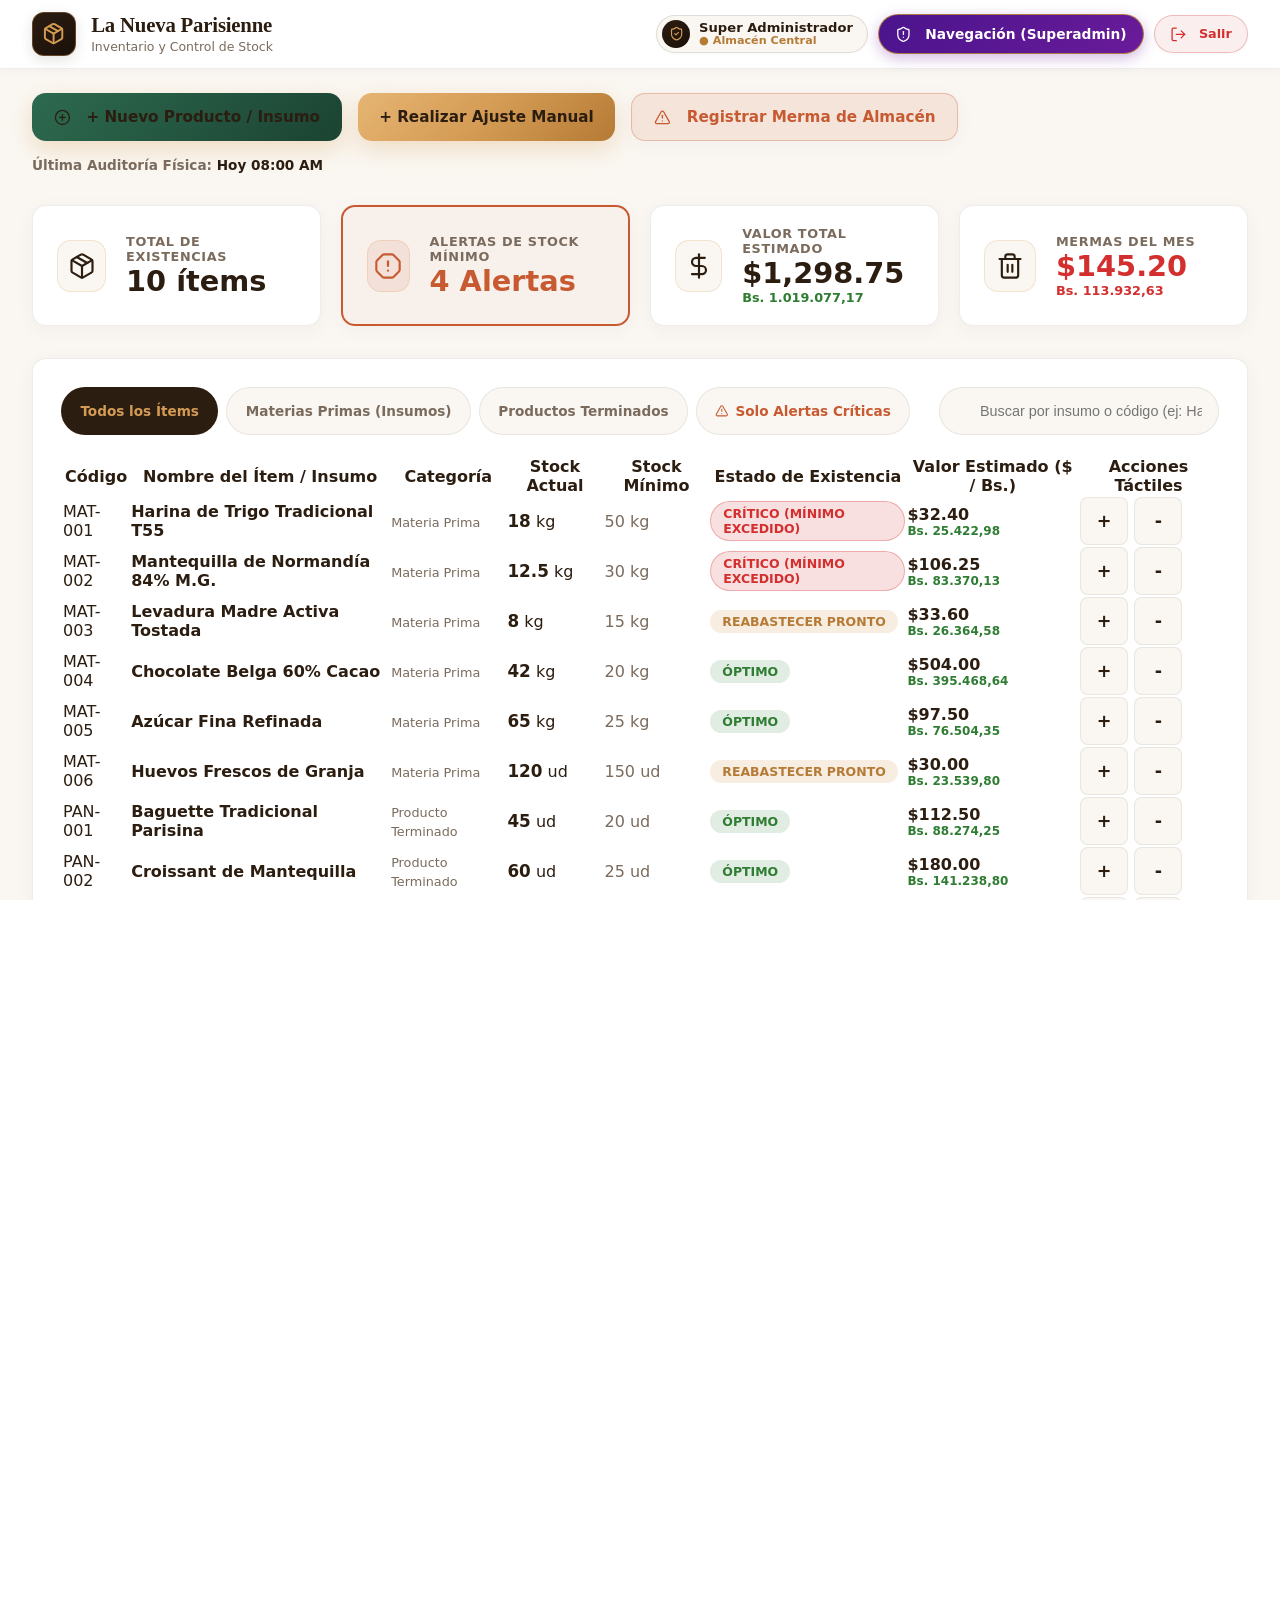
<file: modules/inventory.html>
<!DOCTYPE html>
<html lang="es">
<head>
  <meta charset="UTF-8">
  <meta name="viewport" content="width=device-width, initial-scale=1.0">
  <title>Inventario y Control de Stock - La Nueva Parisienne</title>
  <meta name="description" content="Control de Existencias, Alertas de Stock Mínimo, Ajustes Manuales y Registro de Mermas para La Nueva Parisienne.">
  
  <!-- Hojas de Estilos Separadas (CSS3 Estricto) -->
  <link rel="stylesheet" href="../css/main.css">
  <link rel="stylesheet" href="../css/modules/inventory.css">
</head>
<body>

  <!-- LAYOUT PRINCIPAL DE INVENTARIO -->
  <div class="inventory-wrapper">

    <!-- NAVBAR SUPERIOR -->
    <header class="inventory-navbar">
      <div class="navbar-container">
        <div class="inventory-brand-group">
          <div class="inventory-brand-icon" aria-hidden="true"><i data-lucide="package"></i></div>
          <div>
            <h1 class="brand-title">La Nueva Parisienne</h1>
            <span class="sub-title">Inventario y Control de Stock</span>
          </div>
        </div>

        <div class="navbar-controls">
          <div class="cashier-badge">
            <span id="userAvatar" class="cashier-avatar"><i data-lucide="shield-check"></i></span>
            <div class="cashier-info">
              <span id="userName" class="cashier-name">Sophie Laurent</span>
              <span class="shift-status">● Almacén Central</span>
            </div>
          </div>

          <button id="logoutBtn" class="btn-pos-logout" title="Cerrar sesión activa y volver al login">
            <i data-lucide="log-out" class="icon-sm"></i> <span>Salir</span>
          </button>
        </div>
      </div>
    </header>


    <!-- BARRA DE ACCIONES PRINCIPALES (BOTONES TÁCTILES MIN 48X48PX) -->
    <section class="inventory-action-toolbar" aria-label="Acciones de Almacén">
      <div class="action-buttons-group">
        <button id="btnOpenNuevoItem" type="button" class="btn-inventory-action primary" style="background: linear-gradient(135deg, #2D6A4F 0%, #1B4332 100%);">
          <i data-lucide="plus-circle" class="icon-sm"></i> <span>+ Nuevo Producto / Insumo</span>
        </button>

        <button id="btnOpenAdjust" type="button" class="btn-inventory-action primary">
          <span>+ Realizar Ajuste Manual</span>
        </button>

        <button id="btnOpenMerma" type="button" class="btn-inventory-action danger">
          <i data-lucide="alert-triangle" class="icon-sm"></i> <span>Registrar Merma de Almacén</span>
        </button>
      </div>

      <div style="font-size: 0.85rem; color: var(--color-muted); font-weight: 600;">
        <span>Última Auditoría Física:</span>
        <strong style="color: var(--color-espresso);">Hoy 08:00 AM</strong>
      </div>
    </section>

    <!-- CONTENIDO DE INVENTARIO -->
    <main class="inventory-content">

      <!-- SECCIÓN 1: KPIS Y ALERTAS DE STOCK MÍNIMO -->
      <section class="inventory-kpi-grid" aria-label="Resumen de Existencias">
        <div class="inventory-kpi-card">
          <div class="kpi-icon-container"><i data-lucide="package"></i></div>
          <div class="kpi-details">
            <h3>Total de Existencias</h3>
            <div id="kpiTotalItems" class="kpi-number">28 ítems</div>
          </div>
        </div>

        <div class="inventory-kpi-card alert-card">
          <div class="kpi-icon-container" style="background: rgba(200, 90, 50, 0.1); color: var(--color-terracotta);"><i data-lucide="alert-octagon"></i></div>
          <div class="kpi-details">
            <h3>Alertas de Stock Mínimo</h3>
            <div id="kpiStockAlerts" class="kpi-number" style="color: var(--color-terracotta);">3 Alertas</div>
          </div>
        </div>

        <div class="inventory-kpi-card">
          <div class="kpi-icon-container"><i data-lucide="dollar-sign"></i></div>
          <div class="kpi-details">
            <h3>Valor Total Estimado</h3>
            <div id="kpiTotalValue" class="kpi-number">$12,450.00</div>
          </div>
        </div>

        <div class="inventory-kpi-card">
          <div class="kpi-icon-container"><i data-lucide="trash-2"></i></div>
          <div class="kpi-details">
            <h3>Mermas del Mes</h3>
            <div id="kpiMonthlyWaste" class="kpi-number" style="color: var(--color-danger);">$145.20</div>
          </div>
        </div>
      </section>

      <!-- SECCIÓN 2: PANEL CENTRAL TABLA DE CONTROL DE STOCK -->
      <section class="inventory-table-card" aria-label="Tabla de Control de Stock">
        <div class="table-toolbar">
          <div class="inventory-filter-tabs">
            <button type="button" class="inv-filter-btn active" data-filter="todos">Todos los Ítems</button>
            <button type="button" class="inv-filter-btn" data-filter="raw_material">Materias Primas (Insumos)</button>
            <button type="button" class="inv-filter-btn" data-filter="finished_product">Productos Terminados</button>
            <button type="button" class="inv-filter-btn" data-filter="alerts" style="color: var(--color-terracotta);"><i data-lucide="alert-triangle" class="icon-xs"></i> <span>Solo Alertas Críticas</span></button>
          </div>

          <input type="text" id="inventorySearch" class="inv-search-input" placeholder="Buscar por insumo o código (ej: Harina, MAT-001)...">
        </div>

        <!-- Tabla Semántica HTML5 -->
        <div class="table-responsive-container">
          <table class="dashboard-table">
            <thead>
              <tr>
                <th>Código</th>
                <th>Nombre del Ítem / Insumo</th>
                <th>Categoría</th>
                <th>Stock Actual</th>
                <th>Stock Mínimo</th>
                <th>Estado de Existencia</th>
                <th>Valor Estimado ($ / Bs.)</th>
                <th>Acciones Táctiles</th>
              </tr>
            </thead>
            <tbody id="inventoryBody">
              <!-- Renderizado dinámico vía js/modules/inventory.js -->
            </tbody>
          </table>
        </div>
      </section>

    </main>

  </div>


  <!-- MODAL DE AJUSTE MANUAL DE INVENTARIO -->
  <div id="adjustModal" class="pin-modal-overlay" role="dialog" aria-modal="true" aria-labelledby="adjustModalTitle">
    <div class="pin-modal-card payment-modal-card">
      <button id="closeAdjustModalBtn" class="modal-close-btn" aria-label="Cerrar modal">&times;</button>

      <div class="selected-user-header" style="margin-bottom: 1.25rem;">
        <div class="selected-user-avatar"><i data-lucide="file-edit"></i></div>
        <h3 id="adjustModalTitle" class="selected-user-name">Ajuste Manual de Inventario</h3>
        <span class="selected-user-role">Recuento Físico / Corrección de Existencias</span>
      </div>

      <form id="adjustForm" style="display: flex; flex-direction: column; gap: 1.25rem; text-align: left;">
        <div>
          <label for="adjustItemSelect" style="font-weight: 700; font-size: 0.9rem; display: block; margin-bottom: 0.4rem;">Seleccionar Ítem de Almacén:</label>
          <select id="adjustItemSelect" class="pos-search-input" style="padding: 0.65rem 1rem;">
            <!-- Opciones dinámicas -->
          </select>
        </div>

        <div style="display: grid; grid-template-columns: 1fr 1fr; gap: 1rem;">
          <div>
            <label for="adjustTypeSelect" style="font-weight: 700; font-size: 0.85rem; display: block; margin-bottom: 0.4rem;">Tipo de Ajuste:</label>
            <select id="adjustTypeSelect" class="pos-search-input" style="padding: 0.65rem 1rem;">
              <option value="entrada">Entrada (+ Sumar Stock)</option>
              <option value="salida">Salida (- Restar Stock)</option>
            </select>
          </div>

          <div>
            <label for="adjustQtyInput" style="font-weight: 700; font-size: 0.85rem; display: block; margin-bottom: 0.4rem;">Cantidad a Ajustar:</label>
            <input type="number" id="adjustQtyInput" class="pos-search-input" value="5" min="0.1" step="0.1">
          </div>
        </div>

        <button type="submit" class="btn-process-payment" style="margin-top: 0.5rem;">
          <i data-lucide="save" class="icon-sm"></i> <span>Guardar Ajuste de Stock</span>
        </button>
      </form>
    </div>
  </div>


  <!-- MODAL DE REGISTRO DE MERMAS DE ALMACÉN -->
  <div id="mermaModal" class="pin-modal-overlay" role="dialog" aria-modal="true" aria-labelledby="mermaModalTitle">
    <div class="pin-modal-card payment-modal-card">
      <button id="closeMermaModalBtn" class="modal-close-btn" aria-label="Cerrar modal">&times;</button>

      <div class="selected-user-header" style="margin-bottom: 1.25rem;">
        <div class="selected-user-avatar" style="background: rgba(200, 90, 50, 0.15); border-color: var(--color-terracotta);"><i data-lucide="alert-triangle"></i></div>
        <h3 id="mermaModalTitle" class="selected-user-name" style="color: var(--color-terracotta);">Registro de Merma de Almacén</h3>
        <span class="selected-user-role">Descarte de Insumo o Producto Dañado</span>
      </div>

      <form id="mermaForm" style="display: flex; flex-direction: column; gap: 1.25rem; text-align: left;">
        <div>
          <label for="mermaItemSelect" style="font-weight: 700; font-size: 0.9rem; display: block; margin-bottom: 0.4rem;">Seleccionar Ítem Descartado:</label>
          <select id="mermaItemSelect" class="pos-search-input" style="padding: 0.65rem 1rem;">
            <!-- Opciones dinámicas -->
          </select>
        </div>

        <div style="display: grid; grid-template-columns: 1fr 1fr; gap: 1rem;">
          <div>
            <label for="mermaQtyInput" style="font-weight: 700; font-size: 0.85rem; display: block; margin-bottom: 0.4rem;">Cantidad Perdida:</label>
            <input type="number" id="mermaQtyInput" class="pos-search-input" value="2" min="0.1" step="0.1">
          </div>

          <div>
            <label for="mermaReasonSelect" style="font-weight: 700; font-size: 0.85rem; display: block; margin-bottom: 0.4rem;">Causa de la Merma:</label>
            <select id="mermaReasonSelect" class="pos-search-input" style="padding: 0.65rem 1rem;">
              <option value="Vencimiento / Caducidad">Vencimiento / Caducidad</option>
              <option value="Deterioro en Horneado">Deterioro en Horneado</option>
              <option value="Rotura de Empaque / Manipulación">Rotura de Empaque / Manipulación</option>
              <option value="Fallo en Refrigeración">Fallo en Refrigeración</option>
            </select>
          </div>
        </div>

        <button type="submit" class="btn-process-payment" style="background: linear-gradient(135deg, #C85A32 0%, #A03D1B 100%); color: white; margin-top: 0.5rem;">
          <i data-lucide="alert-triangle" class="icon-sm"></i> <span>Confirmar Registro de Merma</span>
        </button>
      </form>
    </div>
  <!-- MODAL DE CREACIÓN DE PRODUCTO O MATERIA PRIMA -->
  <div id="nuevoItemModal" class="pin-modal-overlay" role="dialog" aria-modal="true" aria-labelledby="nuevoItemModalTitle" style="display: none;">
    <div class="pin-modal-card payment-modal-card" style="max-width: 500px;">
      <button id="closeNuevoItemModalBtn" class="modal-close-btn" aria-label="Cerrar modal">&times;</button>

      <div class="selected-user-header" style="margin-bottom: 1.25rem;">
        <div class="selected-user-avatar" style="background: rgba(45, 106, 79, 0.15); border-color: #2D6A4F; color: #2D6A4F;">
          <i data-lucide="package-plus"></i>
        </div>
        <h3 id="nuevoItemModalTitle" class="selected-user-name" style="color: #2D6A4F;">Crear Ítem en Almacén / Catálogo</h3>
        <span class="selected-user-role">Registro Directo en Base de Datos MySQL</span>
      </div>

      <form id="nuevoItemForm" style="display: flex; flex-direction: column; gap: 1.15rem; text-align: left;">
        <div>
          <label for="nuevoItemTipo" style="font-weight: 700; font-size: 0.85rem; display: block; margin-bottom: 0.35rem;">Tipo de Ítem *</label>
          <select id="nuevoItemTipo" class="pos-search-input" style="padding: 0.6rem 0.85rem;" required>
            <option value="finished_good">Producto Terminado (Pan, Bollería, Café, etc.)</option>
            <option value="raw_material">Materia Prima / Insumo (Harina, Levadura, Mantequilla, etc.)</option>
          </select>
        </div>

        <div>
          <label for="nuevoItemNombre" style="font-weight: 700; font-size: 0.85rem; display: block; margin-bottom: 0.35rem;">Nombre del Ítem *</label>
          <input type="text" id="nuevoItemNombre" class="pos-search-input" placeholder="Ej: Pan Canilla Especial, Harina Integral" required style="padding: 0.6rem 0.85rem;">
        </div>

        <div style="display: grid; grid-template-columns: 1fr 1fr; gap: 1rem;">
          <div>
            <label for="nuevoItemPrecio" id="lblNuevoItemPrecio" style="font-weight: 700; font-size: 0.85rem; display: block; margin-bottom: 0.35rem;">Precio Venta ($) *</label>
            <input type="number" id="nuevoItemPrecio" class="pos-search-input" placeholder="0.00" step="0.01" min="0.01" required style="padding: 0.6rem 0.85rem;">
          </div>

          <div>
            <label for="nuevoItemUnidad" style="font-weight: 700; font-size: 0.85rem; display: block; margin-bottom: 0.35rem;">Unidad de Medida *</label>
            <select id="nuevoItemUnidad" class="pos-search-input" style="padding: 0.6rem 0.85rem;">
              <option value="Und">Unidad (Und)</option>
              <option value="kg">Kilogramo (kg)</option>
              <option value="g">Gramo (g)</option>
              <option value="L">Litro (L)</option>
            </select>
          </div>
        </div>

        <div style="display: grid; grid-template-columns: 1fr 1fr; gap: 1rem;">
          <div>
            <label for="nuevoItemStock" style="font-weight: 700; font-size: 0.85rem; display: block; margin-bottom: 0.35rem;">Stock Inicial</label>
            <input type="number" id="nuevoItemStock" class="pos-search-input" value="20" min="0" step="any" style="padding: 0.6rem 0.85rem;">
          </div>

          <div>
            <label for="nuevoItemMinStock" style="font-weight: 700; font-size: 0.85rem; display: block; margin-bottom: 0.35rem;">Stock Mínimo</label>
            <input type="number" id="nuevoItemMinStock" class="pos-search-input" value="10" min="0" step="any" style="padding: 0.6rem 0.85rem;">
          </div>
        </div>

        <div style="display: flex; justify-content: flex-end; gap: 0.75rem; margin-top: 0.5rem;">
          <button id="cancelNuevoItemModalBtn" type="button" class="btn-inventory-action secondary" style="padding: 0.6rem 1rem; border: 1px solid var(--border-subtle); background: white; border-radius: var(--radius-sm); cursor: pointer;">Cancelar</button>
          <button type="submit" class="btn-inventory-action primary" style="padding: 0.6rem 1.25rem; background: linear-gradient(135deg, #2D6A4F 0%, #1B4332 100%); color: white; border: none; border-radius: var(--radius-sm); font-weight: 700; cursor: pointer; display: flex; align-items: center; gap: 0.4rem;">
            <i data-lucide="save" class="icon-xs"></i> <span>Guardar en Base de Datos</span>
          </button>
        </div>
      </form>
    </div>
  </div>


  <script src="../js/vendor/lucide.min.js"></script>
  <script src="../js/core/icons.js"></script>
  <script type="module" src="../js/core/modules-nav.js"></script>
  <script type="module" src="../js/modules/inventory.js?v=20261003-dynamic-full"></script>

</body>
</html>
</file>
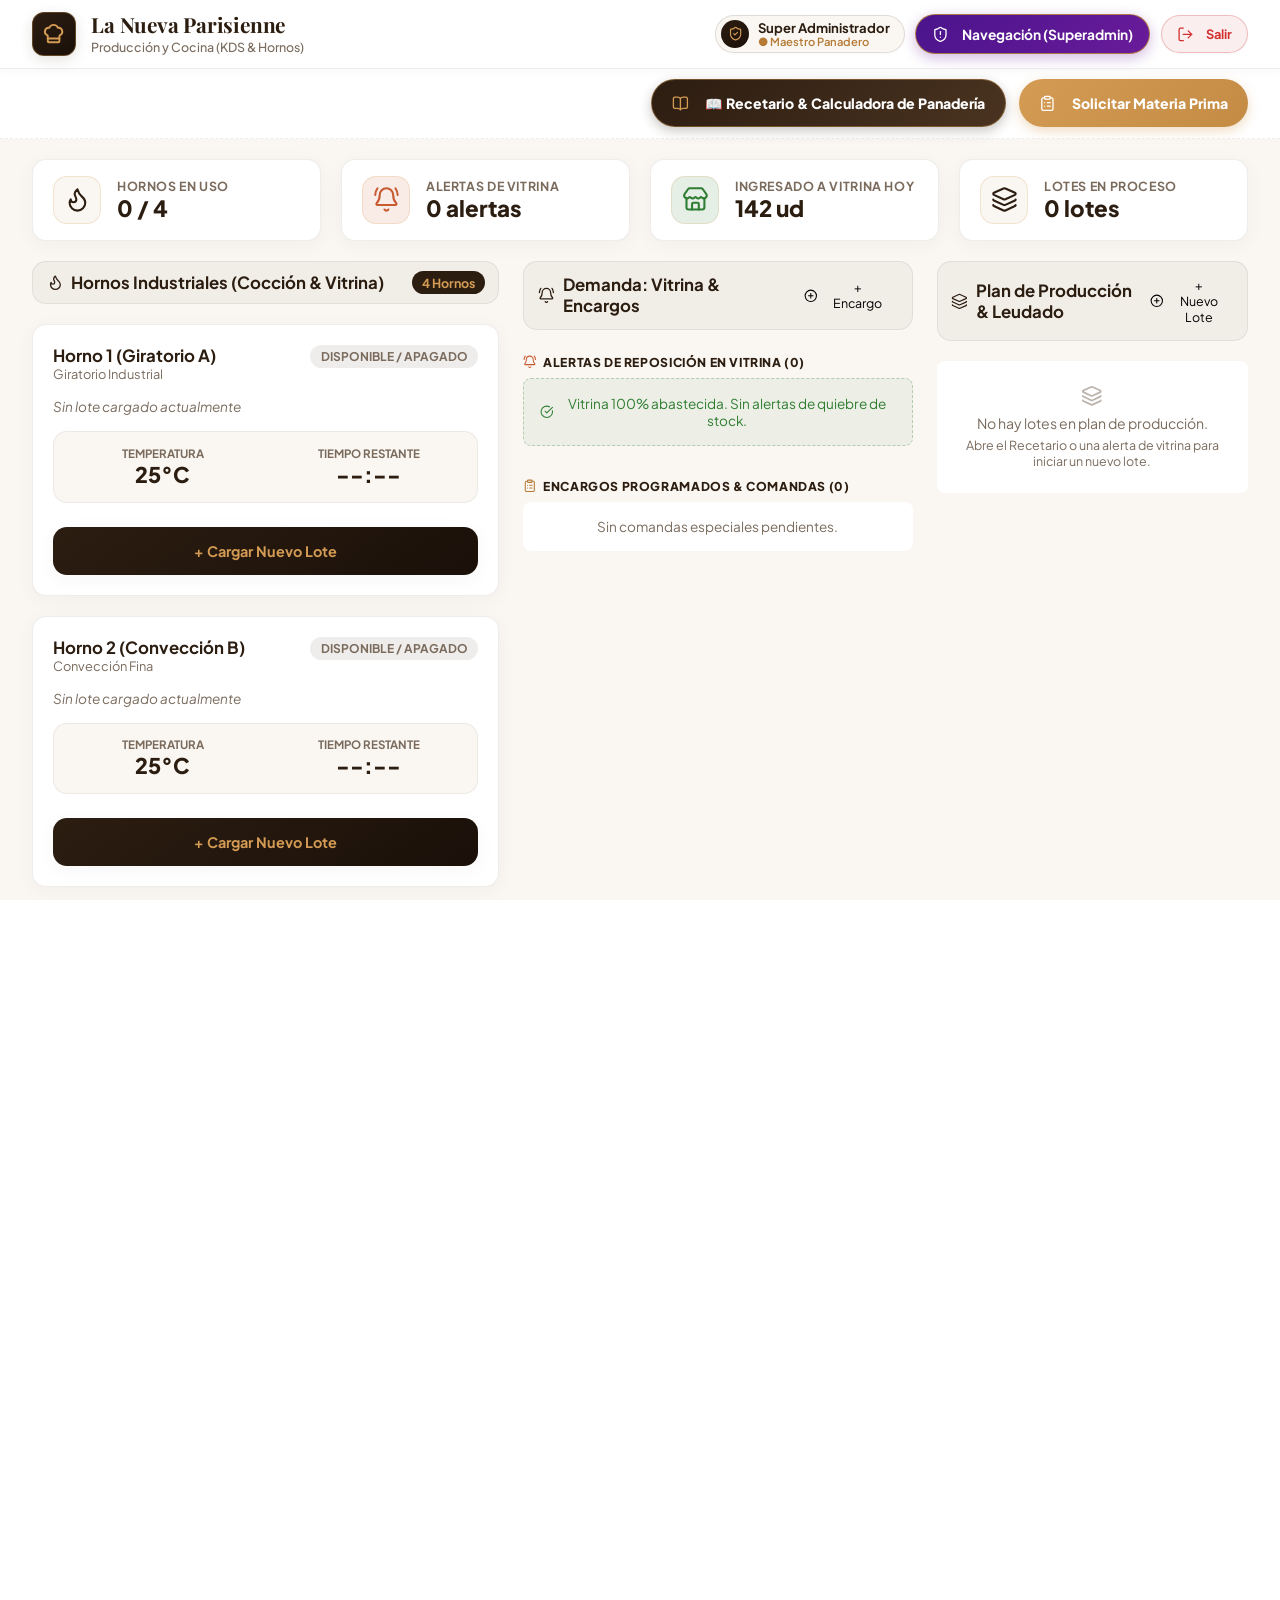
<file: modules/kitchen.html>
<!DOCTYPE html>
<html lang="es">
<head>
  <meta charset="UTF-8">
  <meta name="viewport" content="width=device-width, initial-scale=1.0">
  <title>Producción y Cocina - La Nueva Parisienne</title>
  <meta name="description" content="Monitoreo de Hornos Activos, Comandas KDS y Lotes de Producción para la panadería La Nueva Parisienne.">
  
  <link rel="preconnect" href="https://fonts.googleapis.com">
  <link rel="preconnect" href="https://fonts.gstatic.com" crossorigin>
  <link rel="stylesheet" href="https://fonts.googleapis.com/css2?family=Playfair+Display:ital,wght@0,400;0,600;0,700;1,400&family=Plus+Jakarta+Sans:wght@300;400;500;600;700&display=swap" media="print" onload="this.media='all'">
  
  <!-- Hojas de Estilos Separadas (CSS3 Estricto) -->
  <link rel="stylesheet" href="../css/main.css">
  <link rel="stylesheet" href="../css/modules/kitchen.css?v=20261003-kflow">
</head>
<body>

  <!-- LAYOUT PRINCIPAL DE COCINA -->
  <div class="kitchen-layout">

    <!-- NAVBAR SUPERIOR -->
    <header class="kitchen-navbar">
      <div class="navbar-container">
        <div class="kitchen-brand-group">
          <div class="kitchen-brand-icon" aria-hidden="true"><i data-lucide="chef-hat"></i></div>
          <div>
            <h1 class="brand-title">La Nueva Parisienne</h1>
            <span class="sub-title">Producción y Cocina (KDS &amp; Hornos)</span>
          </div>
        </div>

        <div class="navbar-controls">
          <div class="cashier-badge">
            <span id="chefAvatar" class="cashier-avatar"><i data-lucide="chef-hat"></i></span>
            <div class="cashier-info">
              <span id="chefName" class="cashier-name">Carlos Eduardo Rivas</span>
              <span class="shift-status">● Maestro Panadero</span>
            </div>
          </div>

          <button id="logoutBtn" class="btn-pos-logout" title="Cerrar sesión activa y volver al login">
            <i data-lucide="log-out" class="icon-sm"></i> <span>Salir</span>
          </button>
        </div>
      </div>
    </header>

    <!-- BARRA SUPERIOR DE ACCIÓN: REQUISICIÓN DE MATERIA PRIMA & RECETARIO -->
    <div style="width: 100%; background: #FFFFFF; border-bottom: 1px dashed rgba(44, 29, 17, 0.08);">
      <div style="max-width: 1440px; width: 100%; margin: 0 auto; box-sizing: border-box; padding: 0.65rem 2rem; display: flex; justify-content: flex-end; align-items: center; flex-wrap: wrap; gap: 0.85rem;">

        <!-- BOTÓN PRINCIPAL 1: RECETARIO & CALCULADORA DE HORNEADO -->
        <button id="btnOpenRecetarioModal" type="button" class="btn-primary-action" style="background: linear-gradient(135deg, #2C1D11 0%, #4A3320 100%); color: #FFFFFF; font-weight: 800; padding: 0.5rem 1.25rem; border-radius: var(--radius-pill); border: 1px solid rgba(212,155,84,0.4); cursor: pointer; display: inline-flex; align-items: center; gap: 0.6rem; box-shadow: 0 4px 12px rgba(44,29,17,0.25); font-size: 0.88rem; transition: all 0.2s ease;">
          <i data-lucide="book-open" class="icon-sm" style="color: var(--color-gold);"></i>
          <span>📖 Recetario &amp; Calculadora de Panadería</span>
        </button>

        <!-- BOTÓN PRINCIPAL 2: SOLICITAR MATERIA PRIMA -->
        <button id="btnOpenSolicitarMpModal" type="button" class="btn-primary-action gold-variant" style="background: linear-gradient(135deg, #D49B54 0%, #C48B44 100%); color: #FFFFFF; font-weight: 800; padding: 0.5rem 1.25rem; border-radius: var(--radius-pill); border: none; cursor: pointer; display: inline-flex; align-items: center; gap: 0.6rem; box-shadow: 0 4px 12px rgba(212,155,84,0.35); font-size: 0.88rem; transition: all 0.2s ease;">
          <i data-lucide="clipboard-list" class="icon-sm"></i>
          <span>Solicitar Materia Prima</span>
        </button>
      </div>
    </div>

    <!-- BARRA DE MÉTRICAS RÁPIDAS (KPI BAR) -->
    <section class="kitchen-kpi-bar" aria-label="Métricas en tiempo real de producción">
      <div class="kpi-card-mini">
        <div class="kpi-icon-box"><i data-lucide="flame"></i></div>
        <div class="kpi-text-box">
          <h4>Hornos en Uso</h4>
          <div id="activeOvensKpi" class="kpi-val">2 / 4</div>
        </div>
      </div>

      <div class="kpi-card-mini">
        <div class="kpi-icon-box" style="background: rgba(200, 90, 50, 0.12); color: var(--color-terracotta);"><i data-lucide="bell-ring"></i></div>
        <div class="kpi-text-box">
          <h4>Alertas de Vitrina</h4>
          <div id="pendingOrdersKpi" class="kpi-val">3 alertas</div>
        </div>
      </div>

      <div class="kpi-card-mini">
        <div class="kpi-icon-box" style="background: rgba(46, 125, 50, 0.12); color: var(--color-success);"><i data-lucide="store"></i></div>
        <div class="kpi-text-box">
          <h4>Ingresado a Vitrina Hoy</h4>
          <div id="bakedTodayKpi" class="kpi-val">142 ud</div>
        </div>
      </div>

      <div class="kpi-card-mini">
        <div class="kpi-icon-box"><i data-lucide="layers"></i></div>
        <div class="kpi-text-box">
          <h4>Lotes en Proceso</h4>
          <div id="activeBatchesKpi" class="kpi-val">3 lotes</div>
        </div>
      </div>
    </section>

    <!-- DASHBOARD DE COCINA EN 3 COLUMNAS -->
    <main class="kitchen-dashboard-grid">

      <!-- COLUMNA 1: MONITOREO DE HORNOS INDUSTRIALES (COCCIÓN & INGRESO A VITRINA) -->
      <section class="kitchen-column" aria-labelledby="ovensHeader">
        <div class="column-header">
          <h2 id="ovensHeader" class="column-title">
            <i data-lucide="flame" class="icon-sm"></i> Hornos Industriales (Cocción &amp; Vitrina)
          </h2>
          <span class="column-badge" id="ovensCountBadge">4 Hornos</span>
        </div>

        <div id="ovensContainer" style="display: flex; flex-direction: column; gap: 1.25rem;">
          <!-- Renderizado dinámico vía js/modules/kitchen.js -->
        </div>
      </section>

      <!-- COLUMNA 2: MONITOR DE DEMANDA (REPOSICIÓN DE VITRINA & ENCARGOS) -->
      <section class="kitchen-column" aria-labelledby="demandHeader">
        <div class="column-header" style="display: flex; justify-content: space-between; align-items: center;">
          <h2 id="demandHeader" class="column-title" style="margin: 0;">
            <i data-lucide="bell-ring" class="icon-sm"></i> Demanda: Vitrina &amp; Encargos
          </h2>
          <button id="btnOpenNuevoEncargoModal" type="button" class="btn-inventory-action primary" style="padding: 0.35rem 0.75rem; font-size: 0.78rem; height: auto; display: inline-flex; align-items: center; gap: 0.35rem; cursor: pointer;" title="Registrar encargo o comanda manual">
            <i data-lucide="plus-circle" class="icon-xs"></i> <span>+ Encargo</span>
          </button>
        </div>

        <div id="demandContainer" style="display: flex; flex-direction: column; gap: 1.25rem;">
          <!-- Renderizado dinámico vía js/modules/kitchen.js: Alertas de Stock Bajo en POS y Encargos de Clientes -->
        </div>
      </section>

      <!-- COLUMNA 3: PLAN DE PRODUCCIÓN / LOTES EN PREPARACIÓN -->
      <section class="kitchen-column" aria-labelledby="stagingHeader">
        <div class="column-header" style="display: flex; justify-content: space-between; align-items: center;">
          <h2 id="stagingHeader" class="column-title" style="margin: 0;">
            <i data-lucide="layers" class="icon-sm"></i> Plan de Producción &amp; Leudado
          </h2>
          <button id="btnOpenNuevoLoteModal" type="button" class="btn-inventory-action primary" style="padding: 0.35rem 0.75rem; font-size: 0.78rem; height: auto; display: inline-flex; align-items: center; gap: 0.35rem; cursor: pointer;" title="Iniciar un nuevo lote en mesa">
            <i data-lucide="plus-circle" class="icon-xs"></i> <span>+ Nuevo Lote</span>
          </button>
        </div>

        <div id="stagingContainer" style="display: flex; flex-direction: column; gap: 1.25rem;">
          <!-- Renderizado dinámico vía js/modules/kitchen.js -->
        </div>
      </section>

    </main>

    <!-- SECCIÓN DE REQUISICIÓN DE MATERIA PRIMA (MIS SOLICITUDES) -->
    <section style="padding: 0 2rem 2rem 2rem;">
      <div style="background: #FFFFFF; border-radius: var(--radius-md); padding: 1.25rem 1.5rem; border: var(--border-subtle); box-shadow: var(--shadow-subtle);">
        <div style="display: flex; justify-content: space-between; align-items: center; margin-bottom: 1rem; padding-bottom: 0.75rem; border-bottom: 1px solid var(--border-subtle); flex-wrap: wrap; gap: 0.5rem;">
          <div style="display: flex; align-items: center; gap: 0.6rem;">
            <i data-lucide="clipboard-list" class="icon-sm"></i>
            <div>
              <h3 style="margin: 0; font-size: 1.05rem; color: var(--color-espresso); font-weight: 800;">Mis Solicitudes de Materia Prima (Requisición Cocina)</h3>
              <span style="font-size: 0.8rem; color: var(--color-muted);">Historial de tickets enviados a Gerencia para reabastecimiento de insumos</span>
            </div>
          </div>
          <span id="kitchenTicketsBadgeCount" class="column-badge" style="background: rgba(212,155,84,0.15); color: var(--color-gold-dark); border: 1px solid rgba(212,155,84,0.3); font-weight: 700;">0 Tickets Registrados</span>
        </div>

        <div class="table-responsive-container" style="overflow-x: auto;">
          <table class="dashboard-table inventory-table" style="width: 100%; border-collapse: collapse;">
            <thead>
              <tr style="background: rgba(0,0,0,0.02); text-align: left;">
                <th style="padding: 0.75rem 1rem;">Código Ticket</th>
                <th style="padding: 0.75rem 1rem;">Fecha / Hora</th>
                <th style="padding: 0.75rem 1rem;">Materia Prima / Insumo</th>
                <th style="padding: 0.75rem 1rem;">Cantidad Requerida</th>
                <th style="padding: 0.75rem 1rem;">Notas del Panadero</th>
                <th style="padding: 0.75rem 1rem;">Estado del Ticket</th>
                <th style="padding: 0.75rem 1rem;">Respuesta / Motivo Gerencial</th>
              </tr>
            </thead>
            <tbody id="kitchenMyTicketsTbody">
              <!-- Renderizado dinámico vía js/modules/kitchen.js -->
            </tbody>
          </table>
        </div>
      </div>
    </section>

  </div>

  <!-- MODAL: NUEVO ENCARGO O COMANDA MANUAL -->
  <div id="modalNuevoEncargo" class="pin-modal-overlay" role="dialog" aria-modal="true" aria-labelledby="modalNuevoEncargoTitle" style="display: none;">
    <div class="modal-card-container" style="max-width: 480px; width: 92%;">
      <div class="modal-card-header">
        <div class="modal-header-title">
          <span class="modal-header-icon"><i data-lucide="clipboard-plus"></i></span>
          <div>
            <h2 id="modalNuevoEncargoTitle" class="modal-title-text">Nuevo Encargo / Comanda</h2>
            <span class="modal-subtitle-text">Registro Manual para Cocina y Panadería</span>
          </div>
        </div>
        <button id="closeNuevoEncargoModalBtn" type="button" class="btn-modal-close" aria-label="Cerrar modal">&times;</button>
      </div>

      <form id="nuevoEncargoForm">
        <div class="modal-card-body" style="gap: 1.15rem; padding: 1.25rem;">
          <div>
            <label for="encargoReferencia" class="form-label-custom" style="display: block; margin-bottom: 0.4rem; font-weight: 700; font-size: 0.85rem; color: var(--color-espresso);">
              <i data-lucide="tag" class="icon-xs"></i> Referencia / Cliente / Mesa *
            </label>
            <input type="text" id="encargoReferencia" class="form-control-custom" placeholder="Ej: Mesa 4, Encargo Juan Pérez, Tel: 0414-1234567" required style="width: 100%; height: 42px; padding: 0 0.85rem; border-radius: var(--radius-sm); border: 1px solid var(--border-subtle); font-family: inherit;" />
          </div>

          <div>
            <label for="encargoDetalles" class="form-label-custom" style="display: block; margin-bottom: 0.4rem; font-weight: 700; font-size: 0.85rem; color: var(--color-espresso);">
              <i data-lucide="file-text" class="icon-xs"></i> Detalles del Pedido / Productos *
            </label>
            <textarea id="encargoDetalles" class="form-control-custom" rows="3" placeholder="Ej: 4x Croissants de Mantequilla, 2x Baguettes Tradicionales bien cocidas" required style="width: 100%; padding: 0.65rem 0.85rem; border-radius: var(--radius-sm); border: 1px solid var(--border-subtle); resize: vertical; font-family: inherit; font-size: 0.9rem;"></textarea>
          </div>
        </div>

        <div class="modal-card-footer" style="padding: 1rem 1.25rem; background: var(--bg-surface); border-top: 1px solid var(--border-subtle); display: flex; justify-content: flex-end; gap: 0.75rem;">
          <button id="cancelNuevoEncargoModalBtn" type="button" class="btn-modal-action secondary" style="padding: 0.6rem 1.15rem; border-radius: var(--radius-sm); border: 1px solid var(--border-subtle); background: white; cursor: pointer;">Cancelar</button>
          <button type="submit" class="btn-modal-action primary" style="padding: 0.6rem 1.25rem; border-radius: var(--radius-sm); border: none; background: linear-gradient(135deg, #D49B54 0%, #C48B44 100%); color: white; font-weight: 700; cursor: pointer; display: flex; align-items: center; gap: 0.5rem;">
            <i data-lucide="send" class="icon-sm"></i> <span>Enviar a Cocina</span>
          </button>
        </div>
      </form>
    </div>
  </div>

  <!-- MODAL: CREAR LOTE DIRECTO DE PRODUCCIÓN -->
  <div id="modalNuevoLote" class="pin-modal-overlay" role="dialog" aria-modal="true" aria-labelledby="modalNuevoLoteTitle" style="display: none;">
    <div class="modal-card-container" style="max-width: 500px; width: 92%;">
      <div class="modal-card-header">
        <div class="modal-header-title">
          <span class="modal-header-icon"><i data-lucide="layers"></i></span>
          <div>
            <h2 id="modalNuevoLoteTitle" class="modal-title-text">Nuevo Lote de Producción</h2>
            <span class="modal-subtitle-text">Inicio de Amasado y Trazabilidad de Panadería</span>
          </div>
        </div>
        <button id="closeNuevoLoteModalBtn" type="button" class="btn-modal-close" aria-label="Cerrar modal">&times;</button>
      </div>

      <form id="nuevoLoteForm">
        <div class="modal-card-body" style="gap: 1.15rem; padding: 1.25rem;">
          <div>
            <label for="loteProductoNombre" class="form-label-custom" style="display: block; margin-bottom: 0.4rem; font-weight: 700; font-size: 0.85rem; color: var(--color-espresso);">
              <i data-lucide="croissant" class="icon-xs"></i> Nombre del Producto / Pan *
            </label>
            <input type="text" id="loteProductoNombre" list="panaderiaDatalist" class="form-control-custom" placeholder="Ej: Baguette Tradicional Parisina, Pan Canilla, etc." required style="width: 100%; height: 42px; padding: 0 0.85rem; border-radius: var(--radius-sm); border: 1px solid var(--border-subtle); font-family: inherit;" />
            <datalist id="panaderiaDatalist">
              <option value="Baguette Tradicional Parisina">
              <option value="Croissant de Mantequilla de Normandía">
              <option value="Pain au Chocolat (Chocolatina)">
              <option value="Brioche de Vainilla de Madagascar">
              <option value="Focaccia de Romero y Aceitunas">
              <option value="Pan Campesino de Masa Madre">
              <option value="Pan Canilla Artesanal">
              <option value="Golfeados Tradicionales">
            </datalist>
          </div>

          <div style="display: grid; grid-template-columns: 1fr 1fr; gap: 1rem;">
            <div>
              <label for="loteCantidad" class="form-label-custom" style="display: block; margin-bottom: 0.4rem; font-weight: 700; font-size: 0.85rem; color: var(--color-espresso);">
                <i data-lucide="boxes" class="icon-xs"></i> Unidades del Lote *
              </label>
              <input type="number" id="loteCantidad" class="form-control-custom" value="50" min="1" max="2000" required style="width: 100%; height: 42px; padding: 0 0.85rem; border-radius: var(--radius-sm); border: 1px solid var(--border-subtle);" />
            </div>

            <div>
              <label for="loteTemperatura" class="form-label-custom" style="display: block; margin-bottom: 0.4rem; font-weight: 700; font-size: 0.85rem; color: var(--color-espresso);">
                <i data-lucide="thermometer" class="icon-xs"></i> Temp. Horneado (°C)
              </label>
              <input type="number" id="loteTemperatura" class="form-control-custom" value="220" min="100" max="300" required style="width: 100%; height: 42px; padding: 0 0.85rem; border-radius: var(--radius-sm); border: 1px solid var(--border-subtle);" />
            </div>
          </div>

          <div>
            <label for="loteTiempoMin" class="form-label-custom" style="display: block; margin-bottom: 0.4rem; font-weight: 700; font-size: 0.85rem; color: var(--color-espresso);">
              <i data-lucide="timer" class="icon-xs"></i> Tiempo Estimado de Horneado (minutos)
            </label>
            <input type="number" id="loteTiempoMin" class="form-control-custom" value="20" min="5" max="180" required style="width: 100%; height: 42px; padding: 0 0.85rem; border-radius: var(--radius-sm); border: 1px solid var(--border-subtle);" />
          </div>
        </div>

        <div class="modal-card-footer" style="padding: 1rem 1.25rem; background: var(--bg-surface); border-top: 1px solid var(--border-subtle); display: flex; justify-content: flex-end; gap: 0.75rem;">
          <button id="cancelNuevoLoteModalBtn" type="button" class="btn-modal-action secondary" style="padding: 0.6rem 1.15rem; border-radius: var(--radius-sm); border: 1px solid var(--border-subtle); background: white; cursor: pointer;">Cancelar</button>
          <button type="submit" class="btn-modal-action primary" style="padding: 0.6rem 1.25rem; border-radius: var(--radius-sm); border: none; background: linear-gradient(135deg, #D49B54 0%, #C48B44 100%); color: white; font-weight: 700; cursor: pointer; display: flex; align-items: center; gap: 0.5rem;">
            <i data-lucide="plus-circle" class="icon-sm"></i> <span>Iniciar Lote en Mesa</span>
          </button>
        </div>
      </form>
    </div>
  </div>

  <!-- MODAL DE SOLICITUD DE MATERIA PRIMA (REQUISICIÓN DE COCINA) -->
  <div id="modalSolicitarMp" class="pin-modal-overlay" role="dialog" aria-modal="true" aria-labelledby="modalSolicitarMpTitle" style="display: none;">
    <div class="modal-card-container" style="max-width: 500px; width: 92%;">
      <div class="modal-card-header">
        <div class="modal-header-title">
          <span class="modal-header-icon"><i data-lucide="clipboard-list"></i></span>
          <div>
            <h2 id="modalSolicitarMpTitle" class="modal-title-text">Solicitar Materia Prima</h2>
            <span class="modal-subtitle-text">Requisición Interna para Cocina y Panadería</span>
          </div>
        </div>
        <button id="closeSolicitarMpModalBtn" type="button" class="btn-modal-close" aria-label="Cerrar modal">&times;</button>
      </div>

      <form id="solicitarMpForm">
        <div class="modal-card-body" style="gap: 1.15rem; padding: 1.25rem;">
          
          <div>
            <label for="solicitarMpSelect" class="form-label-custom" style="display: block; margin-bottom: 0.4rem; font-weight: 700; font-size: 0.85rem; color: var(--color-espresso);"><i data-lucide="wheat" class="icon-xs"></i> Seleccionar Materia Prima / Insumo *</label>
            <select id="solicitarMpSelect" class="form-control-custom" required style="width: 100%; height: 42px; padding: 0 0.85rem; border-radius: var(--radius-sm); border: 1px solid var(--border-subtle); font-family: inherit;">
              <!-- Opciones dinámicas de materias primas -->
            </select>
          </div>

          <div style="display: grid; grid-template-columns: 1fr 1fr; gap: 1rem;">
            <div>
              <label for="solicitarMpCantidad" class="form-label-custom" style="display: block; margin-bottom: 0.4rem; font-weight: 700; font-size: 0.85rem; color: var(--color-espresso);"><i data-lucide="boxes" class="icon-xs"></i> Cantidad Requerida *</label>
              <input type="number" id="solicitarMpCantidad" class="form-control-custom" placeholder="Ej: 50" min="0.1" step="any" required style="width: 100%; height: 42px; padding: 0 0.85rem; border-radius: var(--radius-sm); border: 1px solid var(--border-subtle);" />
            </div>

            <div>
              <label for="solicitarMpUom" class="form-label-custom" style="display: block; margin-bottom: 0.4rem; font-weight: 700; font-size: 0.85rem; color: var(--color-espresso);"><i data-lucide="scale" class="icon-xs"></i> Unidad de Medida (UoM)</label>
              <input type="text" id="solicitarMpUom" class="form-control-custom" value="kg" readonly style="width: 100%; height: 42px; padding: 0 0.85rem; border-radius: var(--radius-sm); border: 1px solid var(--border-subtle); background: rgba(0,0,0,0.03);" />
            </div>
          </div>

          <div>
            <label for="solicitarMpNotas" class="form-label-custom" style="display: block; margin-bottom: 0.4rem; font-weight: 700; font-size: 0.85rem; color: var(--color-espresso);"><i data-lucide="file-edit" class="icon-xs"></i> Notas u Observaciones (Opcional)</label>
            <textarea id="solicitarMpNotas" class="form-control-custom" rows="2" placeholder="Ej: Urgente para amasado de Baguettes del turno tarde" style="width: 100%; padding: 0.6rem 0.85rem; border-radius: var(--radius-sm); border: 1px solid var(--border-subtle); resize: vertical; font-family: inherit;"></textarea>
          </div>

        </div>

        <div class="modal-card-footer" style="padding: 1rem 1.25rem; background: var(--bg-surface); border-top: 1px solid var(--border-subtle); display: flex; justify-content: flex-end; gap: 0.75rem;">
          <button id="cancelSolicitarMpModalBtn" type="button" class="btn-modal-action secondary" style="padding: 0.6rem 1.15rem; border-radius: var(--radius-sm); border: 1px solid var(--border-subtle); background: white; cursor: pointer;">Cancelar</button>
          <button type="submit" class="btn-modal-action primary" style="padding: 0.6rem 1.25rem; border-radius: var(--radius-sm); border: none; background: linear-gradient(135deg, #D49B54 0%, #C48B44 100%); color: white; font-weight: 700; cursor: pointer; display: flex; align-items: center; gap: 0.5rem;">
            <i data-lucide="send" class="icon-sm"></i> <span>Enviar Solicitud a Gerencia</span>
          </button>
        </div>
      </form>
    </div>
  </div>

  <!-- MODAL 1: ASIGNACIÓN DE LOTE A HORNO INDUSTRIAL -->
  <div id="loadOvenModal" class="pin-modal-overlay" role="dialog" aria-modal="true" aria-labelledby="modalBatchName">
    <div class="modal-card-container" style="max-width: 520px; width: 92%;">
      <div class="modal-card-header">
        <div class="modal-header-title">
          <span class="modal-header-icon"><i data-lucide="flame"></i></span>
          <div>
            <h2 id="modalBatchName" class="modal-title-text">Cargar y Hornear Pan</h2>
            <span class="modal-subtitle-text">Programación de Horneado Industrial</span>
          </div>
        </div>
        <button id="closeLoadOvenModalBtn" type="button" class="btn-modal-close" aria-label="Cerrar modal">&times;</button>
      </div>

      <div class="modal-card-body">
        <!-- Banner de Alerta de Error (si el horno está ocupado) -->
        <div id="ovenErrorBanner" class="alert-banner-error" style="display: none;"></div>

        <form id="loadOvenForm" style="display: flex; flex-direction: column; gap: 1.15rem; text-align: left;">
          
          <!-- SELECTOR DE PAN / PRODUCTO A HORNEAR -->
          <div>
            <label for="ovenProductSelect" class="form-label-custom" style="display: block; margin-bottom: 0.4rem; font-weight: 700; font-size: 0.85rem; color: var(--color-espresso);">
              <i data-lucide="croissant" class="icon-xs"></i> Seleccionar Pan / Lote a Hornear *
            </label>
            <select id="ovenProductSelect" class="form-control-custom" required style="width: 100%; height: 42px; padding: 0 0.85rem; border-radius: var(--radius-sm); border: 1px solid var(--border-subtle); font-family: inherit; font-size: 0.9rem;">
              <!-- Opciones dinámicas de lotes y recetas -->
            </select>
          </div>

          <!-- HORNO OBJETIVO Y CANTIDAD -->
          <div style="display: grid; grid-template-columns: 1fr 1fr; gap: 1rem;">
            <div>
              <label for="ovenSelect" class="form-label-custom" style="display: block; margin-bottom: 0.4rem; font-weight: 700; font-size: 0.85rem; color: var(--color-espresso);">
                <i data-lucide="flame" class="icon-xs"></i> Horno Objetivo *
              </label>
              <select id="ovenSelect" class="form-control-custom" required style="width: 100%; height: 42px; padding: 0 0.75rem; border-radius: var(--radius-sm); border: 1px solid var(--border-subtle); font-family: inherit; font-size: 0.88rem;">
                <!-- Opciones dinámicas -->
              </select>
            </div>

            <div>
              <label for="ovenUnitsInput" class="form-label-custom" style="display: block; margin-bottom: 0.4rem; font-weight: 700; font-size: 0.85rem; color: var(--color-espresso);">
                <i data-lucide="boxes" class="icon-xs"></i> Unidades a Hornear *
              </label>
              <input type="number" id="ovenUnitsInput" class="form-control-custom" value="50" min="1" max="1000" required style="width: 100%; height: 42px; padding: 0 0.85rem; border-radius: var(--radius-sm); border: 1px solid var(--border-subtle); font-weight: 700;">
            </div>
          </div>

          <!-- TEMPERATURA Y TIEMPO RECOMENDADOS -->
          <div style="display: grid; grid-template-columns: 1fr 1fr; gap: 1rem;">
            <div>
              <label for="bakeTempInput" class="form-label-custom" style="display: block; margin-bottom: 0.4rem; font-weight: 700; font-size: 0.85rem; color: var(--color-espresso);">
                <i data-lucide="thermometer" class="icon-xs"></i> Temperatura (°C):
              </label>
              <input type="number" id="bakeTempInput" class="form-control-custom" value="200" min="100" max="300" required style="width: 100%; height: 42px; padding: 0 0.85rem; border-radius: var(--radius-sm); border: 1px solid var(--border-subtle); font-weight: 700;">
            </div>

            <div>
              <label for="bakeTimeInput" class="form-label-custom" style="display: block; margin-bottom: 0.4rem; font-weight: 700; font-size: 0.85rem; color: var(--color-espresso);">
                <i data-lucide="clock" class="icon-xs"></i> Tiempo (Minutos):
              </label>
              <input type="number" id="bakeTimeInput" class="form-control-custom" value="15" min="1" max="120" required style="width: 100%; height: 42px; padding: 0 0.85rem; border-radius: var(--radius-sm); border: 1px solid var(--border-subtle); font-weight: 700;">
            </div>
          </div>

          <!-- BADGE INFORMATIVO DE HORNO RECOMENDADO -->
          <div id="ovenRecipeTip" style="font-size: 0.8rem; color: var(--color-muted); background: #FAF7F2; border: 1px solid rgba(212,155,84,0.25); border-radius: var(--radius-sm); padding: 0.6rem 0.85rem; display: flex; align-items: center; gap: 0.5rem;">
            <i data-lucide="sparkles" class="icon-xs" style="color: var(--color-gold-dark);"></i>
            <span id="ovenRecipeTipText">Parámetros auto-configurados según la receta artesanal seleccionada.</span>
          </div>

          <div class="modal-card-footer" style="padding: 0.75rem 0 0 0; background: none; border: none; display: flex; gap: 0.75rem;">
            <button id="cancelLoadOvenModalBtn" type="button" class="btn-modal-action secondary" style="flex: 1; padding: 0.65rem 1rem; border-radius: var(--radius-sm); border: 1px solid var(--border-subtle); background: white; cursor: pointer;">Cancelar</button>
            <button type="submit" class="btn-modal-action primary" style="flex: 2; padding: 0.65rem 1.25rem; border-radius: var(--radius-sm); border: none; background: linear-gradient(135deg, #D49B54 0%, #C48B44 100%); color: white; font-weight: 800; cursor: pointer; display: flex; align-items: center; justify-content: center; gap: 0.5rem; box-shadow: 0 4px 12px rgba(212,155,84,0.35);">
              <i data-lucide="flame" class="icon-sm"></i> <span>▶ Iniciar Ciclo de Horneado</span>
            </button>
          </div>
        </form>
      </div>
    </div>
  </div>

  <!-- MODAL 2: DETALLE DE HORNEADO EN CURSO -->
  <div id="ovenDetailModal" class="pin-modal-overlay" role="dialog" aria-modal="true" aria-labelledby="modalDetailOvenTitle">
    <div class="modal-card-container">
      <div class="modal-card-header">
        <div class="modal-header-title">
          <span id="modalDetailOvenIcon" class="modal-header-icon"><i data-lucide="croissant"></i></span>
          <div>
            <h2 id="modalDetailOvenTitle" class="modal-title-text">Detalle de Horneado - Horno 1</h2>
            <span id="modalDetailOvenSubtitle" class="modal-subtitle-text">Monitoreo en Tiempo Real</span>
          </div>
        </div>
        <button id="closeOvenDetailModalBtn" type="button" class="btn-modal-close" aria-label="Cerrar modal">&times;</button>
      </div>

      <div class="modal-card-body">
        <!-- Héroe del Temporizador -->
        <div class="modal-amount-hero">
          <div class="amount-hero-label">Tiempo Restante de Horneado</div>
          <div id="modalDetailTimer" class="amount-hero-value-usd" style="color: var(--color-gold-dark);">00:00</div>
          <span id="modalDetailStatusBadge" class="growth-badge warning" style="margin-top: 0.4rem; display: inline-block;">● En Horneado</span>
        </div>

        <!-- Barra de Progreso Animada -->
        <div class="baking-progress-container">
          <div style="display: flex; justify-content: space-between; font-size: 0.78rem; font-weight: 700; color: var(--color-muted); margin-bottom: 0.25rem;">
            <span>Progreso del Ciclo</span>
            <span id="modalDetailProgressPct">0%</span>
          </div>
          <div class="baking-progress-bar" style="height: 12px;">
            <div id="modalDetailProgressBar" class="baking-progress-fill" style="width: 0%;"></div>
          </div>
        </div>

        <!-- Grid de Metadatos de Horneado -->
        <div class="modal-meta-grid">
          <div class="meta-item">
            <span class="meta-label"><i data-lucide="croissant" class="icon-xs"></i> Producto Cargado</span>
            <strong id="modalDetailProduct" class="meta-val">-</strong>
          </div>
          <div class="meta-item">
            <span class="meta-label"><i data-lucide="boxes" class="icon-xs"></i> Cantidad de Unidades</span>
            <strong id="modalDetailUnits" class="meta-val">-</strong>
          </div>
          <div class="meta-item">
            <span class="meta-label"><i data-lucide="thermometer" class="icon-xs"></i> Temperatura Actual</span>
            <strong id="modalDetailTemp" class="meta-val">-</strong>
          </div>
          <div class="meta-item">
            <span class="meta-label">⏱️ Tiempo Programado</span>
            <strong id="modalDetailTotalTime" class="meta-val">-</strong>
          </div>
          <div class="meta-item">
            <span class="meta-label"><i data-lucide="flame" class="icon-xs"></i> Tipo de Horno</span>
            <strong id="modalDetailOvenType" class="meta-val">-</strong>
          </div>
          <div class="meta-item">
            <span class="meta-label"><i data-lucide="chef-hat" class="icon-xs"></i> Responsable / Chef</span>
            <strong id="modalDetailChef" class="meta-val">-</strong>
          </div>
        </div>
      </div>

      <div class="modal-card-footer" style="display: flex; justify-content: space-between; align-items: center; gap: 0.75rem;">
        <button id="btnFastFinishBake" type="button" class="btn-modal-action" style="background: linear-gradient(135deg, #2E7D32 0%, #1B5E20 100%); color: #FFFFFF; font-weight: 700; border: none; padding: 0.65rem 1.25rem; border-radius: var(--radius-sm); cursor: pointer; display: flex; align-items: center; gap: 0.4rem;">
          <i data-lucide="check-circle" class="icon-xs"></i> <span>¡Marcar Horneado Listo!</span>
        </button>
        <button id="closeOvenDetailModalFooterBtn" type="button" class="btn-modal-action primary">Cerrar</button>
      </div>
    </div>
  </div>

  <!-- MODAL DE NOTIFICACIÓN DE ÉXITO Y CONFIRMACIÓN ANIMADO CON CHECKMARK -->
  <div id="modalExitoNotificacion" class="pin-modal-overlay" role="dialog" aria-modal="true" aria-labelledby="modalExitoTitle" style="display: none; z-index: 10500;">
    <div class="modal-card-container success-modal-card" style="max-width: 440px; text-align: center; border-radius: var(--radius-lg); padding: 2.2rem 1.8rem; background: var(--bg-card); box-shadow: 0 25px 50px -12px rgba(0,0,0,0.35);">
      <div class="success-checkmark-wrapper" style="margin: 0 auto 1.2rem auto; width: 80px; height: 80px; background: rgba(46, 125, 50, 0.1); border-radius: 50%; display: flex; align-items: center; justify-content: center; border: 2px solid var(--color-success);">
        <svg class="success-checkmark-svg" viewBox="0 0 52 52" style="width: 44px; height: 44px; fill: none; stroke: var(--color-success); stroke-width: 4; stroke-linecap: round; stroke-linejoin: round;">
          <path d="M14 27l7 7 17-17"/>
        </svg>
      </div>

      <h2 id="modalExitoTitle" style="font-family: var(--font-heading); font-size: 1.4rem; font-weight: 800; color: var(--color-espresso); margin-bottom: 0.5rem;">¡Requisición Enviada con Éxito!</h2>
      <p id="modalExitoMsg" style="font-size: 0.92rem; color: var(--color-muted); line-height: 1.5; margin-bottom: 1.5rem;">
        Se generó el ticket correctamente. El estado cambió a Pendiente de aprobación por Gerencia.
      </p>

      <button id="closeSuccessModalBtn" type="button" class="btn-modal-action primary" style="width: 100%; padding: 0.75rem 1.5rem; font-size: 0.95rem; border-radius: var(--radius-md); background: linear-gradient(135deg, #D49B54 0%, #C48B44 100%); color: white; font-weight: 700; border: none; cursor: pointer; box-shadow: 0 4px 12px rgba(212, 155, 84, 0.35); transition: transform 0.2s ease;">
        Entendido / Continuar
      </button>
    </div>
  </div>

  <!-- MODAL DE RECETARIO MAESTRO & CALCULADORA DE HORNEADO -->
  <div id="recetarioModal" class="pin-modal-overlay" role="dialog" aria-modal="true" aria-labelledby="recetarioModalTitle" style="display: none; z-index: 10400;">
    <div class="modal-card-container recetario-modal-card">
      
      <!-- HEADER DEL MODAL -->
      <div class="recetario-modal-header">
        <div style="display: flex; align-items: center; gap: 0.75rem;">
          <div style="width: 44px; height: 44px; border-radius: var(--radius-pill); background: var(--gradient-espresso); color: var(--color-gold); display: flex; align-items: center; justify-content: center;">
            <i data-lucide="book-open" class="icon-md"></i>
          </div>
          <div>
            <h2 id="recetarioModalTitle" style="font-size: 1.25rem; font-weight: 800; color: var(--color-espresso); margin: 0;">Recetario Maestro &amp; Calculadora de Panadería</h2>
            <span style="font-size: 0.8rem; color: var(--color-muted);">Selecciona un pan en la cuadrícula y ajusta la cantidad deseada</span>
          </div>
        </div>
        <div style="display: flex; align-items: center; gap: 0.6rem; flex-wrap: wrap;">
          <button id="btnOpenModificarRecetaModal" type="button" class="btn-recetario-head-action secondary" title="Modificar los parámetros e insumos de la receta seleccionada">
            <i data-lucide="edit-3" class="icon-xs"></i> <span>Modificar Receta</span>
          </button>
          <button id="btnOpenAgregarRecetaModal" type="button" class="btn-recetario-head-action primary" title="Crear y agregar una nueva receta al recetario">
            <i data-lucide="plus-circle" class="icon-xs"></i> <span>Agregar Receta</span>
          </button>
          <button id="btnCloseRecetarioModal" type="button" class="btn-modal-close" aria-label="Cerrar recetario">&times;</button>
        </div>
      </div>

      <!-- CUERPO PRINCIPAL DEL RECETARIO -->
      <div class="recetario-modal-body">

        <!-- 1. CUADRÍCULA VISUAL DE SELECCIÓN DE PANES -->
        <div>
          <div style="display: flex; justify-content: space-between; align-items: center; margin-bottom: 0.5rem;">
            <span style="font-size: 0.82rem; font-weight: 800; text-transform: uppercase; color: var(--color-muted); letter-spacing: 0.05em; display: flex; align-items: center; gap: 0.4rem;">
              <i data-lucide="layout-grid" class="icon-xs"></i> 1. Catálogo de Panes &amp; Especialidades (Selecciona uno):
            </span>
            <span id="recetarioActiveCategoryBadge" class="column-badge" style="background: rgba(212,155,84,0.15); color: var(--color-gold-dark); font-weight: 700;">Panadería Francesa</span>
          </div>

          <div id="breadChipsContainer" class="bread-grid-container">
            <!-- 10 tarjetas de pan en cuadrícula vía kitchen.js -->
          </div>
        </div>

        <!-- 2. BARRA HERO DE CANTIDAD Y MÉTRICAS CLAVE -->
        <div class="recipe-hero-summary-bar">
          <div class="recipe-hero-product">
            <span id="heroBreadIcon" class="recipe-hero-icon">🥖</span>
            <div>
              <h3 id="heroBreadName" class="recipe-hero-title">Baguette Tradicional Parisina</h3>
              <span id="heroBreadDesc" class="recipe-hero-category">Panadería Francesa &bull; PAN-001</span>
            </div>
          </div>

          <!-- Stepper de cantidad -->
          <div class="recipe-hero-stepper-box">
            <span style="font-size: 0.72rem; font-weight: 800; color: var(--color-muted); text-transform: uppercase;">Cantidad a Hornear:</span>
            <div class="recipe-stepper-row">
              <button type="button" id="btnQtyMinus" class="qty-stepper-btn" title="Restar 5">-</button>
              <input type="number" id="recetarioQtyInput" class="qty-number-input" value="50" min="1" max="1000" step="1">
              <button type="button" id="btnQtyPlus" class="qty-stepper-btn" title="Sumar 5">+</button>
            </div>
            <div class="qty-presets-compact">
              <button type="button" class="qty-preset-btn" data-qty="12">12</button>
              <button type="button" class="qty-preset-btn" data-qty="24">24</button>
              <button type="button" class="qty-preset-btn active" data-qty="50">50</button>
              <button type="button" class="qty-preset-btn" data-qty="100">100</button>
              <button type="button" class="qty-preset-btn" data-qty="200">200</button>
            </div>
          </div>

          <!-- 4 Métricas Clave -->
          <div class="recipe-hero-metrics">
            <div class="recipe-metric-pill">
              <span class="metric-lbl">⚖️ Masa Total</span>
              <span id="recipeTotalDoughWeight" class="metric-val">12.50 kg</span>
            </div>
            <div class="recipe-metric-pill">
              <span class="metric-lbl">🌡️ Temp</span>
              <span id="specBakeTemp" class="metric-val">240 °C</span>
            </div>
            <div class="recipe-metric-pill">
              <span class="metric-lbl">⏱️ Tiempo</span>
              <span id="specBakeTime" class="metric-val">22 min</span>
            </div>
            <div class="recipe-metric-pill">
              <span class="metric-lbl">🔥 Horno</span>
              <span id="specOvenShort" class="metric-val">Piedra</span>
            </div>
          </div>
        </div>

        <!-- 3. PESTAÑAS DE NAVEGACIÓN VISUAL (DESPEJADO & SIN SATURACIÓN) -->
        <div class="recipe-tabs-nav">
          <button type="button" class="recipe-tab-btn active" id="tabBtnInsumos">
            <i data-lucide="scale" class="icon-xs"></i> <span>1. Insumos &amp; Disponibilidad de Almacén</span>
          </button>
          <button type="button" class="recipe-tab-btn" id="tabBtnHorno">
            <i data-lucide="flame" class="icon-xs"></i> <span>2. Parámetros de Horno &amp; Guía de Horneado</span>
          </button>
        </div>

        <!-- PESTAÑA 1: INSUMOS (TILES EN CUADRÍCULA VISUAL) -->
        <div id="recetarioTabInsumos" class="recipe-tab-content">
          <!-- Banner de Estado de Stock Global -->
          <div id="recipeStockAlertBanner" style="padding: 0.65rem 0.95rem; border-radius: var(--radius-sm); font-size: 0.84rem; font-weight: 700; display: flex; align-items: center; justify-content: space-between; flex-wrap: wrap; gap: 0.5rem;">
            <!-- Dinámico -->
          </div>

          <!-- Botón Solicitar Faltantes -->
          <div id="btnSolicitarInsumosFaltantesWrapper" style="display: none; margin-top: 0.6rem;">
            <button id="btnSolicitarInsumosFaltantes" type="button" style="width: 100%; padding: 0.65rem 1rem; border-radius: var(--radius-sm); border: 1px solid var(--color-danger); background: rgba(198,40,40,0.06); color: var(--color-danger); font-weight: 700; font-size: 0.84rem; cursor: pointer; display: flex; align-items: center; justify-content: center; gap: 0.5rem; transition: all 0.2s ease;">
              <i data-lucide="alert-triangle" class="icon-sm"></i>
              <span id="btnSolicitarInsumosFaltantesText">Solicitar Insumos Faltantes a Gerencia</span>
            </button>
          </div>

          <!-- CUADRÍCULA VISUAL DE INGREDIENTES -->
          <div id="recipeIngredientsTilesContainer" class="ingredients-tiles-grid">
            <!-- Tiles dinámicos vía kitchen.js -->
          </div>
        </div>

        <!-- PESTAÑA 2: GUÍA DE HORNEADO & ESPECIFICACIONES -->
        <div id="recetarioTabHorno" class="recipe-tab-content" style="display: none;">
          <div class="baking-guide-layout">
            
            <!-- Columna izquierda: Parámetros técnicos -->
            <div>
              <div class="baking-specs-grid">
                <div class="baking-spec-item" style="grid-column: span 2;">
                  <span class="baking-spec-label"><i data-lucide="flame" class="icon-xs"></i> Horno Industrial Recomendado</span>
                  <span id="specOvenType" style="font-size: 0.92rem; font-weight: 800; color: var(--color-espresso);">Bóveda de Piedra / Giratorio Industrial</span>
                </div>
                <div class="baking-spec-item" style="grid-column: span 2;">
                  <span class="baking-spec-label"><i data-lucide="wind" class="icon-xs"></i> Inyección de Vapor / Tiros</span>
                  <span id="specBakeSteam" style="font-size: 0.84rem; font-weight: 600; color: var(--color-espresso);">Vapor abundante 5 seg al inicio</span>
                </div>
                <div class="baking-spec-item" style="grid-column: span 2;">
                  <span class="baking-spec-label"><i data-lucide="clock" class="icon-xs"></i> Fermentación / Leudado</span>
                  <span id="specFermentation" style="font-size: 0.84rem; font-weight: 600; color: var(--color-espresso);">18h fermentación lenta en frío (Poolish)</span>
                </div>
              </div>

              <div class="chef-tip-banner">
                <strong style="display: block; margin-bottom: 0.25rem;"><i data-lucide="sparkles" class="icon-xs"></i> Secreto del Maestro Panadero:</strong>
                <span id="recipeChefTipText">Para una corteza crocante y alveolos irregulares...</span>
              </div>
            </div>

            <!-- Columna derecha: Pasos secuenciales -->
            <div>
              <div style="font-size: 0.88rem; font-weight: 800; color: var(--color-espresso); margin-bottom: 0.6rem; display: flex; align-items: center; gap: 0.4rem;">
                <i data-lucide="chef-hat" class="icon-xs"></i> Pasos de Elaboración Artesanal:
              </div>
              <div id="recipeStepsContainer" class="recipe-steps-list">
                <!-- Pasos dinámicos -->
              </div>
            </div>

          </div>
        </div>

      </div>

      <!-- FOOTER DE ACCIONES DEL RECETARIO -->
      <div style="padding: 1rem 1.6rem; background: var(--bg-surface); border-top: 1px solid rgba(44, 29, 17, 0.08); display: flex; justify-content: flex-end; align-items: center; flex-wrap: wrap; gap: 0.75rem;">
        <div style="display: flex; gap: 0.75rem;">
          <button id="btnCloseRecetarioFooter" type="button" class="btn-modal-action secondary" style="padding: 0.6rem 1.25rem; border-radius: var(--radius-sm); border: 1px solid var(--border-subtle); background: white; cursor: pointer;">Cerrar</button>
          
          <button id="btnSendBatchToKitchen" type="button" class="btn-primary-action gold-variant" style="padding: 0.6rem 1.4rem; border-radius: var(--radius-sm); border: none; background: linear-gradient(135deg, #D49B54 0%, #C48B44 100%); color: white; font-weight: 800; cursor: pointer; display: flex; align-items: center; gap: 0.5rem; box-shadow: 0 4px 12px rgba(212,155,84,0.35);">
            <i data-lucide="plus-circle" class="icon-sm"></i> <span id="btnSendBatchText">Crear Lote en Cocina (50 ud)</span>
          </button>
        </div>
      </div>

    </div>
  </div>

  <!-- MODAL: AGREGAR / MODIFICAR RECETA ARTESANAL -->
  <div id="modalRecetaForm" class="pin-modal-overlay" role="dialog" aria-modal="true" aria-labelledby="modalRecetaFormTitle" style="display: none; z-index: 10500;">
    <div class="modal-card-container receta-form-modal-card" style="max-width: 900px; width: 95%; max-height: 90vh; display: flex; flex-direction: column;">
      
      <!-- HEADER -->
      <div class="modal-card-header" style="background: linear-gradient(135deg, #FAF7F2 0%, #FFFFFF 100%); padding: 1.1rem 1.5rem; border-bottom: 1px solid var(--border-subtle); display: flex; justify-content: space-between; align-items: center;">
        <div class="modal-header-title" style="display: flex; align-items: center; gap: 0.75rem;">
          <span class="modal-header-icon" style="width: 42px; height: 42px; border-radius: var(--radius-pill); background: var(--gradient-espresso); color: var(--color-gold); display: flex; align-items: center; justify-content: center;">
            <i data-lucide="book-open" class="icon-md"></i>
          </span>
          <div>
            <h2 id="modalRecetaFormTitle" class="modal-title-text" style="font-size: 1.2rem; font-weight: 800; color: var(--color-espresso); margin: 0;">Agregar Nueva Receta</h2>
            <span id="modalRecetaFormSubtitle" class="modal-subtitle-text" style="font-size: 0.8rem; color: var(--color-muted);">Fórmula artesanal, perfiles de horneado y materias primas</span>
          </div>
        </div>
        <button id="closeRecetaFormModalBtn" type="button" class="btn-modal-close" aria-label="Cerrar ventana">&times;</button>
      </div>

      <!-- FORMULARIO -->
      <form id="recetaForm" style="display: flex; flex-direction: column; overflow: hidden; flex: 1;">
        <input type="hidden" id="recetaFormId" value="" />

        <div class="modal-card-body" style="padding: 1.25rem 1.5rem; overflow-y: auto; display: flex; flex-direction: column; gap: 1.25rem; flex: 1;">
          
          <!-- SECCIÓN 1: DATOS BÁSICOS -->
          <div class="receta-form-card-section">
            <div class="receta-section-header">
              <span class="receta-section-number">1</span>
              <div>
                <h3 style="font-size: 0.95rem; font-weight: 800; color: var(--color-espresso); margin: 0;">Identificación y Catálogo de Producto</h3>
                <span style="font-size: 0.78rem; color: var(--color-muted);">Nombre del pan, código único, categoría e icono representativo</span>
              </div>
            </div>

            <div style="display: grid; grid-template-columns: 2fr 1fr 1fr; gap: 0.85rem; margin-top: 0.85rem;">
              <div class="form-group-custom">
                <label for="recetaInputName" class="form-label-custom" style="font-weight: 700; font-size: 0.82rem; margin-bottom: 0.3rem; display: block;">Nombre de la Receta / Pan *</label>
                <input type="text" id="recetaInputName" class="form-control-custom" placeholder="Ej: Baguette Tradicional Parisina" required style="width: 100%; height: 40px; padding: 0 0.85rem; border-radius: var(--radius-sm); border: 1px solid var(--border-subtle); font-weight: 600;" />
              </div>

              <div class="form-group-custom">
                <label for="recetaInputCode" class="form-label-custom" style="font-weight: 700; font-size: 0.82rem; margin-bottom: 0.3rem; display: block;">Código *</label>
                <input type="text" id="recetaInputCode" class="form-control-custom" placeholder="Ej: PAN-008" required style="width: 100%; height: 40px; padding: 0 0.85rem; border-radius: var(--radius-sm); border: 1px solid var(--border-subtle); font-weight: 700; text-transform: uppercase;" />
              </div>

              <div class="form-group-custom">
                <label for="recetaInputIcon" class="form-label-custom" style="font-weight: 700; font-size: 0.82rem; margin-bottom: 0.3rem; display: block;">Icono / Emoji *</label>
                <div style="display: flex; gap: 0.4rem; align-items: center;">
                  <input type="text" id="recetaInputIcon" class="form-control-custom" value="🥖" maxlength="4" style="width: 52px; height: 40px; text-align: center; font-size: 1.3rem; border-radius: var(--radius-sm); border: 1px solid var(--border-subtle);" />
                  <div class="emoji-fast-picker" style="display: flex; gap: 0.2rem; align-items: center; flex-wrap: wrap;">
                    <button type="button" class="btn-emoji-quick" data-emoji="🥖">🥖</button>
                    <button type="button" class="btn-emoji-quick" data-emoji="🥐">🥐</button>
                    <button type="button" class="btn-emoji-quick" data-emoji="🍞">🍞</button>
                    <button type="button" class="btn-emoji-quick" data-emoji="🥯">🥯</button>
                    <button type="button" class="btn-emoji-quick" data-emoji="🍫">🍫</button>
                    <button type="button" class="btn-emoji-quick" data-emoji="🥧">🥧</button>
                    <button type="button" class="btn-emoji-quick" data-emoji="🥨">🥨</button>
                  </div>
                </div>
              </div>
            </div>

            <div style="display: grid; grid-template-columns: 1.5fr 1fr 1fr; gap: 0.85rem; margin-top: 0.75rem;">
              <div class="form-group-custom">
                <label for="recetaInputCategory" class="form-label-custom" style="font-weight: 700; font-size: 0.82rem; margin-bottom: 0.3rem; display: block;">Categoría de Panadería *</label>
                <select id="recetaInputCategory" class="form-control-custom" required style="width: 100%; height: 40px; padding: 0 0.85rem; border-radius: var(--radius-sm); border: 1px solid var(--border-subtle); font-weight: 600;">
                  <option value="Panadería Francesa">Panadería Francesa</option>
                  <option value="Bollería Hojaldrada">Bollería Hojaldrada</option>
                  <option value="Panadería Rústica">Panadería Rústica / Masa Madre</option>
                  <option value="Panadería Tradicional">Panadería Tradicional / Venezolana</option>
                  <option value="Salados &amp; Especialidades">Salados &amp; Especialidades</option>
                  <option value="Dulces &amp; Repostería">Dulces &amp; Repostería</option>
                </select>
              </div>

              <div class="form-group-custom">
                <label for="recetaInputUnitWeight" class="form-label-custom" style="font-weight: 700; font-size: 0.82rem; margin-bottom: 0.3rem; display: block;">Peso Unitario (g) *</label>
                <input type="number" id="recetaInputUnitWeight" class="form-control-custom" value="250" min="10" max="5000" step="5" required style="width: 100%; height: 40px; padding: 0 0.85rem; border-radius: var(--radius-sm); border: 1px solid var(--border-subtle); font-weight: 700;" />
              </div>

              <div class="form-group-custom">
                <label for="recetaInputDefaultQty" class="form-label-custom" style="font-weight: 700; font-size: 0.82rem; margin-bottom: 0.3rem; display: block;">Lote Sugerido (ud)</label>
                <input type="number" id="recetaInputDefaultQty" class="form-control-custom" value="50" min="1" max="1000" step="1" style="width: 100%; height: 40px; padding: 0 0.85rem; border-radius: var(--radius-sm); border: 1px solid var(--border-subtle); font-weight: 700;" />
              </div>
            </div>

            <div class="form-group-custom" style="margin-top: 0.75rem;">
              <label for="recetaInputDesc" class="form-label-custom" style="font-weight: 700; font-size: 0.82rem; margin-bottom: 0.3rem; display: block;">Descripción Artesanal</label>
              <textarea id="recetaInputDesc" class="form-control-custom" rows="2" placeholder="Corteza dorada, greñado tradicional, miga suave..." style="width: 100%; padding: 0.5rem 0.85rem; border-radius: var(--radius-sm); border: 1px solid var(--border-subtle); resize: vertical; font-family: inherit; font-size: 0.85rem;"></textarea>
            </div>
          </div>

          <!-- SECCIÓN 2: PARÁMETROS TÉCNICOS DE HORNEADO -->
          <div class="receta-form-card-section">
            <div class="receta-section-header">
              <span class="receta-section-number">2</span>
              <div>
                <h3 style="font-size: 0.95rem; font-weight: 800; color: var(--color-espresso); margin: 0;">Parámetros Técnicos de Horneado</h3>
                <span style="font-size: 0.78rem; color: var(--color-muted);">Configuración de horno, temperatura, inyección de vapor y tiempos</span>
              </div>
            </div>

            <div style="display: grid; grid-template-columns: 1fr 1fr 2fr; gap: 0.85rem; margin-top: 0.85rem;">
              <div class="form-group-custom">
                <label for="recetaInputTemp" class="form-label-custom" style="font-weight: 700; font-size: 0.82rem; margin-bottom: 0.3rem; display: block;">Temp. Horno (°C) *</label>
                <input type="number" id="recetaInputTemp" class="form-control-custom" value="240" min="120" max="320" required style="width: 100%; height: 40px; padding: 0 0.85rem; border-radius: var(--radius-sm); border: 1px solid var(--border-subtle); font-weight: 700;" />
              </div>

              <div class="form-group-custom">
                <label for="recetaInputTime" class="form-label-custom" style="font-weight: 700; font-size: 0.82rem; margin-bottom: 0.3rem; display: block;">Tiempo (Minutos) *</label>
                <input type="number" id="recetaInputTime" class="form-control-custom" value="22" min="1" max="180" required style="width: 100%; height: 40px; padding: 0 0.85rem; border-radius: var(--radius-sm); border: 1px solid var(--border-subtle); font-weight: 700;" />
              </div>

              <div class="form-group-custom">
                <label for="recetaInputOvenType" class="form-label-custom" style="font-weight: 700; font-size: 0.82rem; margin-bottom: 0.3rem; display: block;">Horno Recomendado *</label>
                <select id="recetaInputOvenType" class="form-control-custom" required style="width: 100%; height: 40px; padding: 0 0.85rem; border-radius: var(--radius-sm); border: 1px solid var(--border-subtle); font-weight: 600;">
                  <option value="Bóveda de Piedra / Giratorio Industrial">Bóveda de Piedra / Giratorio Industrial</option>
                  <option value="Convección Fina Industrial">Convección Fina Industrial</option>
                  <option value="Giratorio / Rotativo Industrial">Giratorio / Rotativo Industrial</option>
                  <option value="Horno de Solera / Piso">Horno de Solera / Piso</option>
                </select>
              </div>
            </div>

            <div style="display: grid; grid-template-columns: 1fr 1fr 1fr; gap: 0.85rem; margin-top: 0.75rem;">
              <div class="form-group-custom">
                <label for="recetaInputSteam" class="form-label-custom" style="font-weight: 700; font-size: 0.82rem; margin-bottom: 0.3rem; display: block;">Vapor / Inyección</label>
                <input type="text" id="recetaInputSteam" class="form-control-custom" value="Vapor inicial abundante (5 segundos)" placeholder="Ej: Vapor abundante 5 seg" style="width: 100%; height: 40px; padding: 0 0.85rem; border-radius: var(--radius-sm); border: 1px solid var(--border-subtle); font-size: 0.82rem;" />
              </div>

              <div class="form-group-custom">
                <label for="recetaInputFerm" class="form-label-custom" style="font-weight: 700; font-size: 0.82rem; margin-bottom: 0.3rem; display: block;">Fermentación / Leudado</label>
                <input type="text" id="recetaInputFerm" class="form-control-custom" value="18h fermentación lenta en frío (Poolish)" placeholder="Ej: 2h a 26°C" style="width: 100%; height: 40px; padding: 0 0.85rem; border-radius: var(--radius-sm); border: 1px solid var(--border-subtle); font-size: 0.82rem;" />
              </div>

              <div class="form-group-custom">
                <label for="recetaInputDamper" class="form-label-custom" style="font-weight: 700; font-size: 0.82rem; margin-bottom: 0.3rem; display: block;">Tiro de Horno</label>
                <input type="text" id="recetaInputDamper" class="form-control-custom" value="Cerrado 17 min, abrir últimos 5 min" placeholder="Ej: Tiro medio" style="width: 100%; height: 40px; padding: 0 0.85rem; border-radius: var(--radius-sm); border: 1px solid var(--border-subtle); font-size: 0.82rem;" />
              </div>
            </div>

            <div class="form-group-custom" style="margin-top: 0.75rem;">
              <label for="recetaInputChefTip" class="form-label-custom" style="font-weight: 700; font-size: 0.82rem; margin-bottom: 0.3rem; display: block;">Secreto del Maestro Panadero</label>
              <input type="text" id="recetaInputChefTip" class="form-control-custom" placeholder="Ej: Nunca abras el tiro antes de los 17 minutos para fijar el crujiente..." style="width: 100%; height: 40px; padding: 0 0.85rem; border-radius: var(--radius-sm); border: 1px solid var(--border-subtle); font-size: 0.82rem;" />
            </div>
          </div>

          <!-- SECCIÓN 3: INSUMOS & MATERIAS PRIMAS -->
          <div class="receta-form-card-section">
            <div class="receta-section-header" style="justify-content: space-between; flex-wrap: wrap; gap: 0.5rem;">
              <div style="display: flex; align-items: center; gap: 0.6rem;">
                <span class="receta-section-number">3</span>
                <div>
                  <h3 style="font-size: 0.95rem; font-weight: 800; color: var(--color-espresso); margin: 0;">Insumos Requeridos (Por Unidad)</h3>
                  <span style="font-size: 0.78rem; color: var(--color-muted);">Indica la cantidad requerida para producir 1 unidad en crudo</span>
                </div>
              </div>
              <button type="button" id="btnAddIngredientRow" class="btn-receta-add-row" title="Agregar otro ingrediente">
                <i data-lucide="plus" class="icon-xs"></i> <span>+ Agregar Ingrediente</span>
              </button>
            </div>

            <div style="margin-top: 0.85rem; overflow-x: auto;">
              <table class="receta-ingredients-form-table" style="width: 100%; border-collapse: collapse; font-size: 0.82rem;">
                <thead>
                  <tr style="background: rgba(44, 29, 17, 0.04); border-bottom: 1.5px solid var(--border-subtle);">
                    <th style="padding: 8px 10px; text-align: left;">Nombre del Insumo *</th>
                    <th style="padding: 8px 10px; text-align: left; width: 170px;">Código Almacén</th>
                    <th style="padding: 8px 10px; text-align: right; width: 110px;">Cant. / Unidad *</th>
                    <th style="padding: 8px 10px; text-align: left; width: 90px;">Unidad *</th>
                    <th style="padding: 8px 10px; text-align: center; width: 80px;">Clave</th>
                    <th style="padding: 8px 10px; text-align: center; width: 45px;"></th>
                  </tr>
                </thead>
                <tbody id="recetaIngredientsTableBody">
                  <!-- Filas dinámicas -->
                </tbody>
              </table>
            </div>
          </div>

          <!-- SECCIÓN 4: PASOS DE ELABORACIÓN -->
          <div class="receta-form-card-section">
            <div class="receta-section-header" style="justify-content: space-between; flex-wrap: wrap; gap: 0.5rem;">
              <div style="display: flex; align-items: center; gap: 0.6rem;">
                <span class="receta-section-number">4</span>
                <div>
                  <h3 style="font-size: 0.95rem; font-weight: 800; color: var(--color-espresso); margin: 0;">Pasos de Elaboración Artesanal</h3>
                  <span style="font-size: 0.78rem; color: var(--color-muted);">Guía secuencial de amasado, reposo, formado y cocción</span>
                </div>
              </div>
              <button type="button" id="btnAddStepRow" class="btn-receta-add-row" title="Agregar otro paso">
                <i data-lucide="plus" class="icon-xs"></i> <span>+ Agregar Paso</span>
              </button>
            </div>

            <div id="recetaStepsContainerForm" style="display: flex; flex-direction: column; gap: 0.65rem; margin-top: 0.85rem;">
              <!-- Pasos dinámicos -->
            </div>
          </div>

        </div>

        <!-- FOOTER -->
        <div class="modal-card-footer" style="padding: 1rem 1.5rem; background: var(--bg-surface); border-top: 1px solid var(--border-subtle); display: flex; justify-content: space-between; align-items: center; gap: 0.75rem;">
          <div>
            <button id="btnEliminarRecetaBtn" type="button" class="btn-modal-action danger" style="display: none; padding: 0.6rem 1.15rem; border-radius: var(--radius-sm); border: 1px solid var(--color-danger); background: rgba(198,40,40,0.06); color: var(--color-danger); font-weight: 700; cursor: pointer; align-items: center; gap: 0.4rem;">
              <i data-lucide="trash-2" class="icon-xs"></i> <span>Eliminar Receta</span>
            </button>
          </div>
          
          <div style="display: flex; gap: 0.75rem;">
            <button id="cancelRecetaFormModalBtn" type="button" class="btn-modal-action secondary" style="padding: 0.6rem 1.25rem; border-radius: var(--radius-sm); border: 1px solid var(--border-subtle); background: white; cursor: pointer; font-weight: 600;">Cancelar</button>
            <button id="saveRecetaFormBtn" type="submit" class="btn-primary-action gold-variant" style="padding: 0.6rem 1.5rem; border-radius: var(--radius-sm); border: none; background: linear-gradient(135deg, #D49B54 0%, #C48B44 100%); color: white; font-weight: 800; cursor: pointer; display: flex; align-items: center; gap: 0.5rem; box-shadow: 0 4px 12px rgba(212,155,84,0.35);">
              <i data-lucide="check" class="icon-sm"></i> <span id="saveRecetaFormBtnText">Guardar Receta</span>
            </button>
          </div>
        </div>

      </form>
    </div>
  </div>

  <!-- MODAL: DESCARGA DE HORNO E INGRESO A VITRINA POS -->
  <div id="modalDescargaVitrina" class="pin-modal-overlay" role="dialog" aria-modal="true" aria-labelledby="modalDescargaVitrinaTitle" style="display: none;">
    <div class="modal-card-container" style="max-width: 520px; width: 92%;">
      <div class="modal-card-header" style="background: linear-gradient(135deg, #2C1D11 0%, #1A110A 100%);">
        <div class="modal-header-title">
          <span class="modal-header-icon" style="color: var(--color-gold);"><i data-lucide="arrow-down-circle"></i></span>
          <div>
            <h2 id="modalDescargaVitrinaTitle" class="modal-title-text" style="color: #FFFFFF;">Descarga de Horno e Ingreso a Vitrina</h2>
            <span class="modal-subtitle-text" style="color: rgba(255,255,255,0.7);">Sincronización con el Mostrador POS</span>
          </div>
        </div>
        <button id="closeDescargaVitrinaBtn" type="button" class="btn-modal-close" aria-label="Cerrar modal" style="color: #FFFFFF;">&times;</button>
      </div>

      <form id="formDescargaVitrina">
        <input type="hidden" id="descargaOvenId" value="" />
        <input type="hidden" id="descargaProductCode" value="" />
        <div class="modal-card-body" style="padding: 1.5rem; gap: 1.25rem;">
          
          <!-- Resumen del lote horneado -->
          <div style="background: #FDFBF7; border: 1px solid rgba(212,155,84,0.25); border-radius: var(--radius-md); padding: 1rem 1.25rem; display: flex; align-items: center; justify-content: space-between;">
            <div>
              <span id="descargaOvenName" style="font-size: 0.78rem; text-transform: uppercase; font-weight: 700; color: var(--color-muted); display: block;">Horno 1 (Giratorio A)</span>
              <strong id="descargaProductName" style="font-size: 1.1rem; color: var(--color-espresso); display: block; margin: 0.2rem 0;">Baguette Tradicional Parisina</strong>
              <span id="descargaBatchCode" style="font-size: 0.8rem; color: var(--color-gold-dark); font-weight: 600;">Lote #042</span>
            </div>
            <div style="text-align: right;">
              <span style="font-size: 0.75rem; color: var(--color-muted); display: block;">Horneado Total</span>
              <span id="descargaTotalBaked" style="font-size: 1.5rem; font-weight: 800; color: var(--color-espresso);">50 ud</span>
            </div>
          </div>

          <!-- Campos de mermas y control de calidad -->
          <div style="display: grid; grid-template-columns: 1fr 1fr; gap: 1rem; align-items: flex-start;">
            <div>
              <label for="descargaWasteQty" class="form-label-custom" style="display: block; margin-bottom: 0.4rem; font-weight: 700; font-size: 0.85rem; color: var(--color-espresso);">
                <i data-lucide="alert-triangle" class="icon-xs" style="color: var(--color-danger);"></i> Mermas / Defectuosos
              </label>
              <input type="number" id="descargaWasteQty" class="form-control-custom" value="0" min="0" max="1000" style="width: 100%; height: 42px; padding: 0 0.85rem; border-radius: var(--radius-sm); border: 1px solid var(--border-subtle); font-weight: 700;" />
            </div>

            <div id="descargaWasteReasonGroup">
              <label for="descargaWasteReason" class="form-label-custom" style="display: block; margin-bottom: 0.4rem; font-weight: 700; font-size: 0.85rem; color: var(--color-espresso);">
                <i data-lucide="help-circle" class="icon-xs"></i> Motivo de Merma
              </label>
              <select id="descargaWasteReason" class="form-control-custom" style="width: 100%; height: 42px; padding: 0 0.65rem; border-radius: var(--radius-sm); border: 1px solid var(--border-subtle); font-family: inherit; font-size: 0.85rem;">
                <option value="Sin merma" selected>Sin merma (Lote 100% perfecto)</option>
                <option value="Exceso de horneado / Quemado">Exceso de horneado / Quemado</option>
                <option value="Deformado / Rotura al descargar">Deformado / Rotura al descargar</option>
                <option value="Falta de cocción interna">Falta de cocción interna</option>
                <option value="Caído accidentalmente">Caído accidentalmente</option>
              </select>
            </div>
          </div>

          <!-- Tarjeta de Ingreso Neto a Vitrina -->
          <div style="background: rgba(46, 125, 50, 0.08); border: 1px solid rgba(46, 125, 50, 0.3); border-radius: var(--radius-md); padding: 1rem 1.25rem; display: flex; align-items: center; justify-content: space-between;">
            <div style="display: flex; align-items: center; gap: 0.75rem;">
              <span style="width: 40px; height: 40px; border-radius: 50%; background: #2E7D32; color: white; display: flex; align-items: center; justify-content: center; font-size: 1.2rem;">
                <i data-lucide="store"></i>
              </span>
              <div>
                <strong style="color: #1B5E20; font-size: 0.95rem; display: block;">Ingreso Neto a Vitrina POS</strong>
                <span style="color: var(--color-muted); font-size: 0.8rem;">Disponibilidad inmediata para venta en caja</span>
              </div>
            </div>
            <div style="text-align: right;">
              <span id="descargaNetQty" style="font-size: 1.75rem; font-weight: 900; color: #1B5E20;">50 ud</span>
            </div>
          </div>

        </div>

        <div class="modal-card-footer" style="padding: 1rem 1.25rem; background: var(--bg-surface); border-top: 1px solid var(--border-subtle); display: flex; justify-content: flex-end; gap: 0.75rem;">
          <button id="cancelDescargaVitrinaBtn" type="button" class="btn-modal-action secondary" style="padding: 0.6rem 1.15rem; border-radius: var(--radius-sm); border: 1px solid var(--border-subtle); background: white; cursor: pointer;">Cancelar</button>
          <button type="submit" class="btn-modal-action primary" style="padding: 0.6rem 1.35rem; border-radius: var(--radius-sm); border: none; background: linear-gradient(135deg, #2E7D32 0%, #1B5E20 100%); color: white; font-weight: 700; cursor: pointer; display: flex; align-items: center; gap: 0.5rem; box-shadow: 0 4px 12px rgba(46,125,50,0.3);">
            <i data-lucide="check-check" class="icon-sm"></i> <span>Confirmar e Ingresar a Vitrina</span>
          </button>
        </div>
      </form>
    </div>
  </div>


  <!-- SCRIPT MODULAR COCINA -->
  <script src="../js/vendor/lucide.min.js"></script>
  <script src="../js/core/icons.js"></script>
  <script type="module" src="../js/core/modules-nav.js"></script>
  <script type="module" src="../js/modules/kitchen.js?v=20261003-dynamic-full"></script>

</body>
</html>
</file>
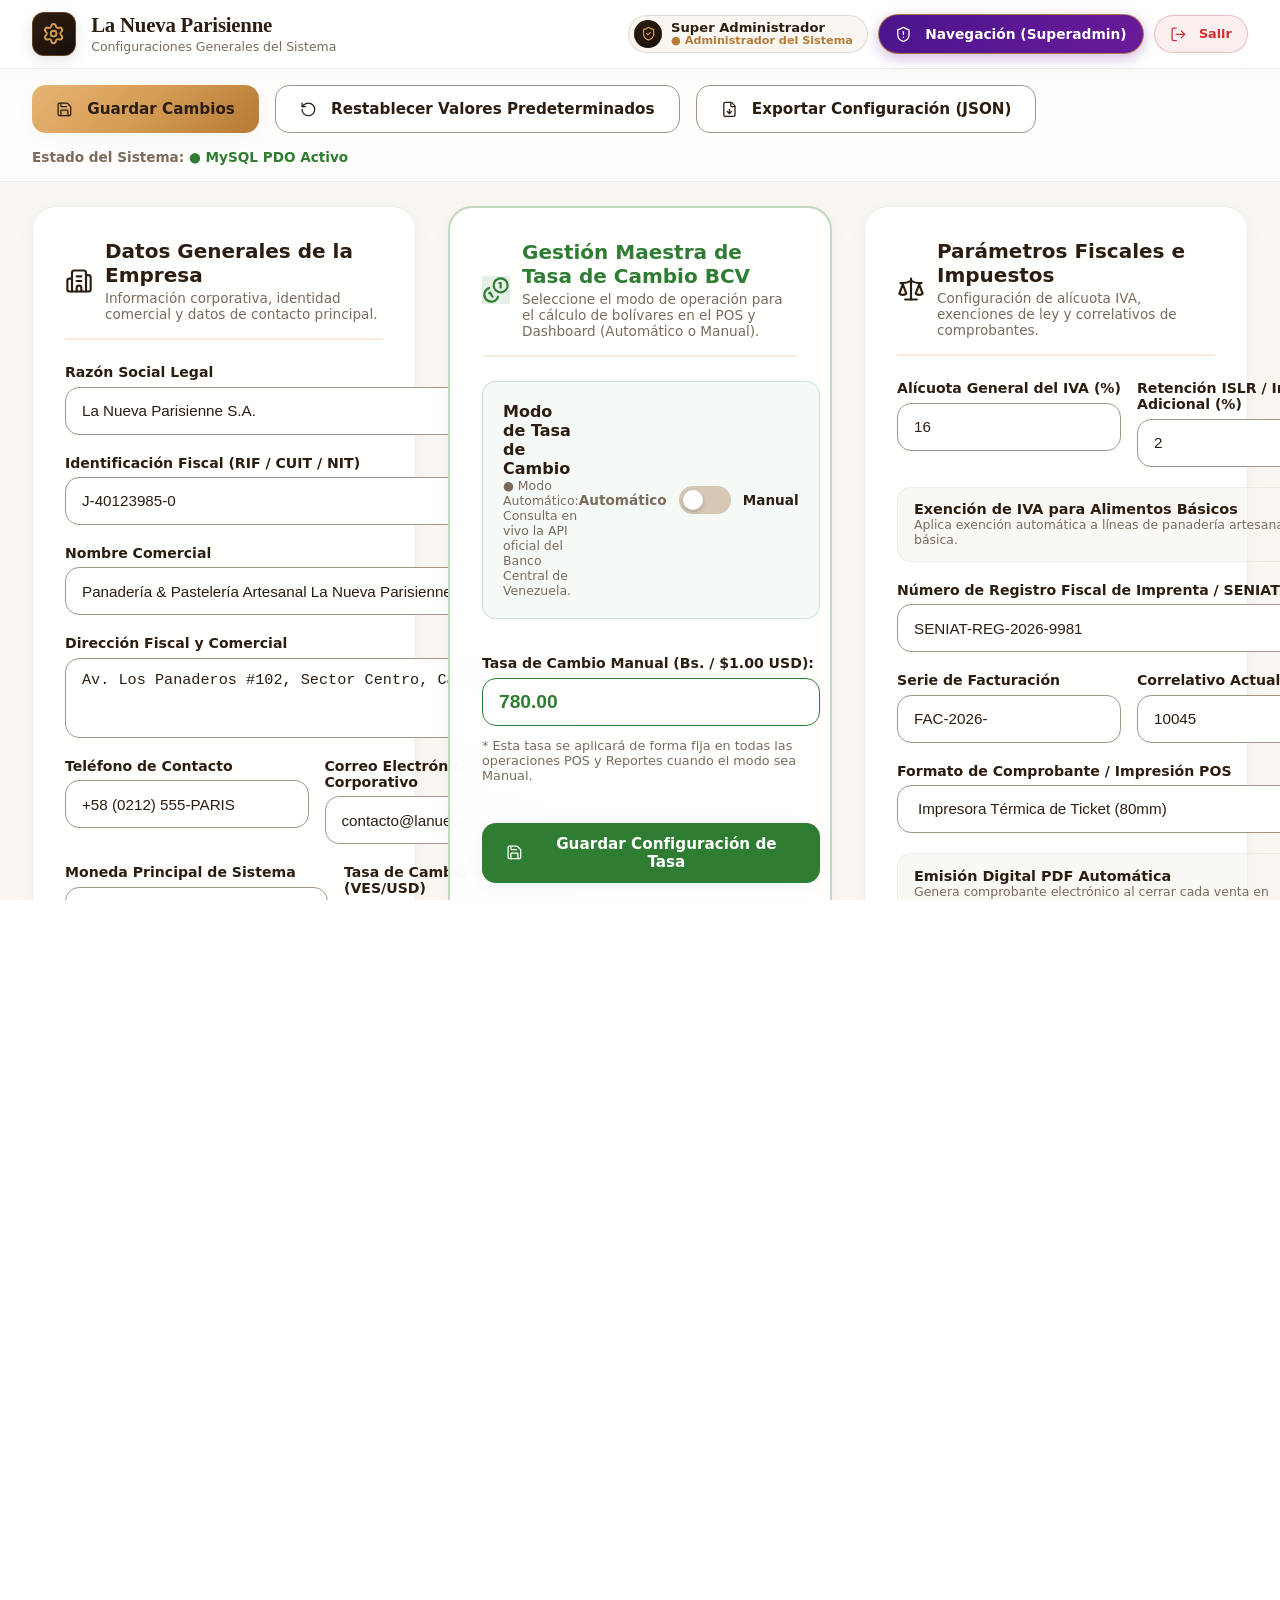
<file: modules/settings.html>
<!DOCTYPE html>
<html lang="es">
<head>
  <meta charset="UTF-8">
  <meta name="viewport" content="width=device-width, initial-scale=1.0">
  <title>Configuraciones Generales - La Nueva Parisienne</title>
  <meta name="description" content="Datos Generales de la Empresa, Parámetros Fiscales e Impuestos, Preferencias del Sistema y Zona de Peligro para La Nueva Parisienne.">
  
  <!-- Hojas de Estilos Separadas (CSS3 Estricto) -->
  <link rel="stylesheet" href="../css/main.css">
  <link rel="stylesheet" href="../css/modules/settings.css">
</head>
<body>

  <!-- LAYOUT PRINCIPAL DE CONFIGURACIONES -->
  <div class="settings-wrapper">

    <!-- NAVBAR SUPERIOR DE CONFIGURACIÓN -->
    <header class="settings-navbar">
      <div class="navbar-container">
        <div class="settings-brand-group">
          <div class="settings-brand-icon" aria-hidden="true"><i data-lucide="settings"></i></div>
          <div>
            <h1 class="brand-title">La Nueva Parisienne</h1>
            <span class="sub-title">Configuraciones Generales del Sistema</span>
          </div>
        </div>

        <div class="navbar-controls">
          <div class="cashier-badge">
            <span id="userAvatar" class="cashier-avatar"><i data-lucide="shield-check"></i></span>
            <div class="cashier-info">
              <span id="userName" class="cashier-name">Juan Mendoza</span>
              <span class="shift-status">● Administrador del Sistema</span>
            </div>
          </div>

          <button id="logoutBtn" class="btn-pos-logout" title="Cerrar sesión activa y volver al login">
            <i data-lucide="log-out" class="icon-sm"></i> <span>Salir</span>
          </button>
        </div>
      </div>
    </header>


    <!-- BARRA DE HERRAMIENTAS Y ACCIONES PRINCIPALES -->
    <section class="settings-action-toolbar" aria-label="Barra de acciones de configuración">
      <div class="settings-toolbar-buttons">
        <button id="btnSaveSettings" type="button" class="btn-settings-action primary">
          <i data-lucide="save" class="icon-sm"></i> <span>Guardar Cambios</span>
        </button>

        <button id="btnResetDefaults" type="button" class="btn-settings-action secondary">
          <i data-lucide="rotate-ccw" class="icon-sm"></i> <span>Restablecer Valores Predeterminados</span>
        </button>

        <button id="btnExportConfig" type="button" class="btn-settings-action secondary">
          <i data-lucide="file-down" class="icon-sm"></i> <span>Exportar Configuración (JSON)</span>
        </button>
      </div>

      <div style="font-size: 0.85rem; color: var(--color-muted); font-weight: 600;">
        <span>Estado del Sistema:</span>
        <strong id="systemDbStatus" style="color: var(--color-success);">● MySQL PDO Activo</strong>
      </div>
    </section>

    <!-- CONTENIDO PRINCIPAL DE CONFIGURACIONES -->
    <main class="settings-content">

      <!-- SECCIÓN 1: DATOS GENERALES DE LA EMPRESA -->
      <section class="settings-card" aria-labelledby="headingCompany">
        <div class="settings-card-header">
          <span class="card-icon" aria-hidden="true"><i data-lucide="building-2"></i></span>
          <div>
            <h2 id="headingCompany">Datos Generales de la Empresa</h2>
            <p>Información corporativa, identidad comercial y datos de contacto principal.</p>
          </div>
        </div>

        <form id="formCompany" class="form-grid" onsubmit="return false;">
          <div class="form-group">
            <label for="legalName">Razón Social Legal</label>
            <input type="text" id="legalName" class="form-control" placeholder="Ej. La Nueva Parisienne S.A." required>
          </div>

          <div class="form-group">
            <label for="taxId">Identificación Fiscal (RIF / CUIT / NIT)</label>
            <input type="text" id="taxId" class="form-control" placeholder="Ej. J-40123985-0" required>
          </div>

          <div class="form-group">
            <label for="tradeName">Nombre Comercial</label>
            <input type="text" id="tradeName" class="form-control" placeholder="Ej. Panadería & Pastelería Artesanal La Nueva Parisienne">
          </div>

          <div class="form-group">
            <label for="address">Dirección Fiscal y Comercial</label>
            <textarea id="address" class="form-control" placeholder="Dirección completa del establecimiento"></textarea>
          </div>

          <div style="display: grid; grid-template-columns: 1fr 1fr; gap: 1rem;">
            <div class="form-group">
              <label for="phone">Teléfono de Contacto</label>
              <input type="text" id="phone" class="form-control" placeholder="+58 (0212) 555-PARIS">
            </div>

            <div class="form-group">
              <label for="email">Correo Electrónico Corporativo</label>
              <input type="email" id="email" class="form-control" placeholder="contacto@lanuevaparisienne.com">
            </div>
          </div>

          <div style="display: grid; grid-template-columns: 1fr 1fr; gap: 1rem;">
            <div class="form-group">
              <label for="currency">Moneda Principal de Sistema</label>
              <select id="currency" class="form-control">
                <option value="USD">Dólar Estadounidense ($ USD)</option>
                <option value="VES">Bolívar Digital (Bs. VES)</option>
                <option value="EUR">Euro (€ EUR)</option>
              </select>
            </div>

            <div class="form-group">
              <label for="exchangeRate">Tasa de Cambio Referencial (VES/USD)</label>
              <input type="number" step="0.01" id="exchangeRate" class="form-control" placeholder="36.50">
            </div>
          </div>
        </form>
      </section>

      <!-- SECCIÓN 1.5: GESTIÓN DE TASA DE CAMBIO MAESTRA (BCV & MULTIMONEDA) -->
      <section class="settings-card" aria-labelledby="headingExchangeRate" style="border: 2px solid rgba(46, 125, 50, 0.3);">
        <div class="settings-card-header">
          <span class="card-icon" style="background: rgba(46, 125, 50, 0.12); color: var(--color-success);" aria-hidden="true"><i data-lucide="coins"></i></span>
          <div>
            <h2 id="headingExchangeRate" style="color: var(--color-success);">Gestión Maestra de Tasa de Cambio BCV</h2>
            <p>Seleccione el modo de operación para el cálculo de bolívares en el POS y Dashboard (Automático o Manual).</p>
          </div>
        </div>

        <form id="formBcvRateSettings" class="form-grid" onsubmit="return false;">
          <div class="switch-row" style="background: rgba(46, 125, 50, 0.04); padding: 1.25rem; border-radius: var(--radius-md); border: 1px solid rgba(46, 125, 50, 0.2);">
            <div class="switch-label-group">
              <span class="switch-title" style="font-size: 1rem; color: var(--color-espresso);">Modo de Tasa de Cambio</span>
              <span id="bcvModeSubtitle" class="switch-subtitle">● Modo Automático: Consulta en vivo la API del Banco Central de Venezuela.</span>
            </div>
            <div style="display: flex; align-items: center; gap: 0.75rem;">
              <span style="font-size: 0.85rem; font-weight: 700; color: var(--color-muted);">Automático</span>
              <label class="toggle-switch">
                <input type="checkbox" id="bcvRateModeToggle">
                <span class="slider"></span>
              </label>
              <span style="font-size: 0.85rem; font-weight: 700; color: var(--color-espresso);">Manual</span>
            </div>
          </div>

          <div id="manualRateGroup" class="form-group" style="margin-top: 1rem;">
            <label for="bcvManualRateInput" style="font-weight: 700;">Tasa de Cambio Manual (Bs. / $1.00 USD):</label>
            <input type="number" step="0.01" min="1" id="bcvManualRateInput" class="form-control" style="font-size: 1.2rem; font-weight: 800; color: var(--color-success); border-color: var(--color-success);" placeholder="Ej. 761.21" disabled>
            <p style="font-size: 0.8rem; color: var(--color-muted); margin-top: 0.35rem;">
              * Esta tasa se aplicará de forma fija en todas las operaciones POS y Reportes cuando el modo sea Manual.
            </p>
          </div>

          <div style="margin-top: 1.25rem; display: flex; justify-content: flex-end;">
            <button id="btnSaveBcvRate" type="button" class="btn-settings-action primary" style="background: var(--color-success); color: #FFFFFF; border: none;">
              <i data-lucide="save" class="icon-sm"></i> <span>Guardar Configuración de Tasa</span>
            </button>
          </div>
        </form>
      </section>

      <!-- SECCIÓN 2: PARÁMETROS FISCALES E IMPUESTOS -->
      <section class="settings-card" aria-labelledby="headingFiscal">
        <div class="settings-card-header">
          <span class="card-icon" aria-hidden="true"><i data-lucide="scale"></i></span>
          <div>
            <h2 id="headingFiscal">Parámetros Fiscales e Impuestos</h2>
            <p>Configuración de alícuota IVA, exenciones de ley y correlativos de comprobantes.</p>
          </div>
        </div>

        <form id="formFiscal" class="form-grid" onsubmit="return false;">
          <div style="display: grid; grid-template-columns: 1fr 1fr; gap: 1rem;">
            <div class="form-group">
              <label for="vatRate">Alícuota General del IVA (%)</label>
              <input type="number" step="0.1" id="vatRate" class="form-control" placeholder="16.0" required>
            </div>

            <div class="form-group">
              <label for="withholdingIslr">Retención ISLR / Impuesto Adicional (%)</label>
              <input type="number" step="0.1" id="withholdingIslr" class="form-control" placeholder="2.0">
            </div>
          </div>

          <div class="switch-row">
            <div class="switch-label-group">
              <span class="switch-title">Exención de IVA para Alimentos Básicos</span>
              <span class="switch-subtitle">Aplica exención automática a líneas de panadería artesanal básica.</span>
            </div>
            <label class="toggle-switch">
              <input type="checkbox" id="exemptBasicBread" checked>
              <span class="slider"></span>
            </label>
          </div>

          <div class="form-group">
            <label for="seniatRegister">Número de Registro Fiscal de Imprenta / SENIAT</label>
            <input type="text" id="seniatRegister" class="form-control" placeholder="SENIAT-REG-2026-9981">
          </div>

          <div style="display: grid; grid-template-columns: 1fr 1fr; gap: 1rem;">
            <div class="form-group">
              <label for="invoiceSeries">Serie de Facturación</label>
              <input type="text" id="invoiceSeries" class="form-control" placeholder="FAC-2026-">
            </div>

            <div class="form-group">
              <label for="currentInvoiceNumber">Correlativo Actual</label>
              <input type="number" id="currentInvoiceNumber" class="form-control" placeholder="10045">
            </div>
          </div>

          <div class="form-group">
            <label for="receiptFormat">Formato de Comprobante / Impresión POS</label>
            <select id="receiptFormat" class="form-control">
              <option value="ticket_80mm">Impresora Térmica de Ticket (80mm)</option>
              <option value="ticket_58mm">Impresora Térmica de Ticket (58mm)</option>
              <option value="letter_pdf">Factura Carta en Formato PDF</option>
            </select>
          </div>

          <div class="switch-row">
            <div class="switch-label-group">
              <span class="switch-title">Emisión Digital PDF Automática</span>
              <span class="switch-subtitle">Genera comprobante electrónico al cerrar cada venta en POS.</span>
            </div>
            <label class="toggle-switch">
              <input type="checkbox" id="digitalInvoicePdf" checked>
              <span class="slider"></span>
            </label>
          </div>
        </form>
      </section>

      <!-- SECCIÓN 3: PREFERENCIAS DEL SISTEMA Y BASE DE DATOS -->
      <section class="settings-card" aria-labelledby="headingPreferences">
        <div class="settings-card-header">
          <span class="card-icon" aria-hidden="true"><i data-lucide="settings"></i></span>
          <div>
            <h2 id="headingPreferences">Preferencias del Sistema</h2>
            <p>Modo de conexión MySQL, política de respaldos y parámetros de operación.</p>
          </div>
        </div>

        <form id="formPreferences" class="form-grid" onsubmit="return false;">
          <div class="form-group">
            <label for="dbConnectionMode">Modo de Persistencia de Datos</label>
            <select id="dbConnectionMode" class="form-control">
              <option value="mysql_pdo">Servidor MySQL Relacional PDO (Recomendado)</option>
              <option value="local_fallback">Base de Datos Local Simulada (Memoria/Storage)</option>
            </select>
          </div>

          <div style="display: grid; grid-template-columns: 1fr 1fr; gap: 1rem;">
            <div class="form-group">
              <label for="mysqlHost">Host / Servidor MySQL</label>
              <input type="text" id="mysqlHost" class="form-control" placeholder="localhost:3306">
            </div>

            <div class="form-group">
              <label for="mysqlDbName">Nombre Base de Datos</label>
              <input type="text" id="mysqlDbName" class="form-control" placeholder="la_nueva_parisienne">
            </div>
          </div>

          <div class="switch-row">
            <div class="switch-label-group">
              <span class="switch-title">Fallback Automático a Datos Locales</span>
              <span class="switch-subtitle">Garantiza operación continua si falla la conexión con el servidor MySQL.</span>
            </div>
            <label class="toggle-switch">
              <input type="checkbox" id="autoFallbackLocal" checked>
              <span class="slider"></span>
            </label>
          </div>

          <div class="switch-row">
            <div class="switch-label-group">
              <span class="switch-title">Alertas de Stock Mínimo en Inventario</span>
              <span class="switch-subtitle">Notifica existencias críticas en el Dashboard y pantalla KDS.</span>
            </div>
            <label class="toggle-switch">
              <input type="checkbox" id="lowStockAlerts" checked>
              <span class="slider"></span>
            </label>
          </div>

          <div style="display: grid; grid-template-columns: 1fr 1fr; gap: 1rem;">
            <div class="form-group">
              <label for="backupFrequency">Frecuencia de Respaldos SQL</label>
              <select id="backupFrequency" class="form-control">
                <option value="daily_02am">Diario Automático (02:00 AM)</option>
                <option value="weekly">Semanal los Domingos</option>
                <option value="manual">Solo Respaldos Manuales</option>
              </select>
            </div>

            <div class="form-group">
              <label for="themeMode">Tema Visual de Interfaz</label>
              <select id="themeMode" class="form-control">
                <option value="warm_espresso">Artesanal Warm Espresso (Predeterminado)</option>
                <option value="dark_bakery">Noche Panadera (Modo Oscuro)</option>
              </select>
            </div>
          </div>
        </form>
      </section>

      <!-- SECCIÓN 4: ZONA DE PELIGRO (DANGER ZONE) -->
      <section class="settings-card danger-zone" aria-labelledby="headingDanger">
        <div class="settings-card-header">
          <span class="card-icon" aria-hidden="true"><i data-lucide="alert-triangle"></i></span>
          <div>
            <h2 id="headingDanger">Zona de Peligro — Acciones Críticas del Sistema</h2>
            <p>Operaciones irreversibles de limpieza de datos, purga de sesión y restablecimiento.</p>
          </div>
        </div>

        <div class="danger-actions-grid">
          
          <div class="danger-action-card">
            <div class="danger-action-info">
              <h4><i data-lucide="brush" class="icon-sm"></i> Purgar Caché de Sesiones Local</h4>
              <p>Elimina tokens de autenticación activos y datos temporales guardados en sessionStorage.</p>
            </div>
            <button id="btnPurgeCache" type="button" class="btn-danger-action warning">
              <span>Limpiar Caché</span>
            </button>
          </div>

          <div class="danger-action-card">
            <div class="danger-action-info">
              <h4><i data-lucide="refresh-cw" class="icon-sm"></i> Restablecer Datos de Semilla (Seed Data)</h4>
              <p>Recarga la base de datos de insumos, proveedores y usuarios a los valores originales del sistema.</p>
            </div>
            <button id="btnRestoreSeed" type="button" class="btn-danger-action warning">
              <span>Recargar Semilla</span>
            </button>
          </div>

          <div class="danger-action-card">
            <div class="danger-action-info">
              <h4><i data-lucide="alert-octagon" class="icon-sm"></i> Formatear Base de Datos (Reset Total)</h4>
              <p>Borra la totalidad de las ventas, asientos contables y compras. Requiere confirmación por PIN.</p>
            </div>
            <button id="btnSystemReset" type="button" class="btn-danger-action critical">
              <i data-lucide="alert-triangle" class="icon-sm"></i> <span>Formatear Sistema</span>
            </button>
          </div>

        </div>
      </section>

    </main>
  </div>

  <!-- TOAST DE NOTIFICACIÓN DE ESTADO -->
  <div id="toastNotification" class="toast-notification" role="status" aria-live="polite">
    <span id="toastIcon"><i data-lucide="check-circle-2" class="icon-sm"></i></span>
    <span id="toastText">Configuración guardada con éxito.</span>
  </div>

  <!-- SCRIPT MODULAR PRINCIPAL -->
  <script src="../js/vendor/lucide.min.js"></script>
  <script src="../js/core/icons.js"></script>
  <script type="module" src="../js/core/modules-nav.js"></script>
  <script type="module" src="../js/modules/settings.js"></script>

</body>
</html>
</file>
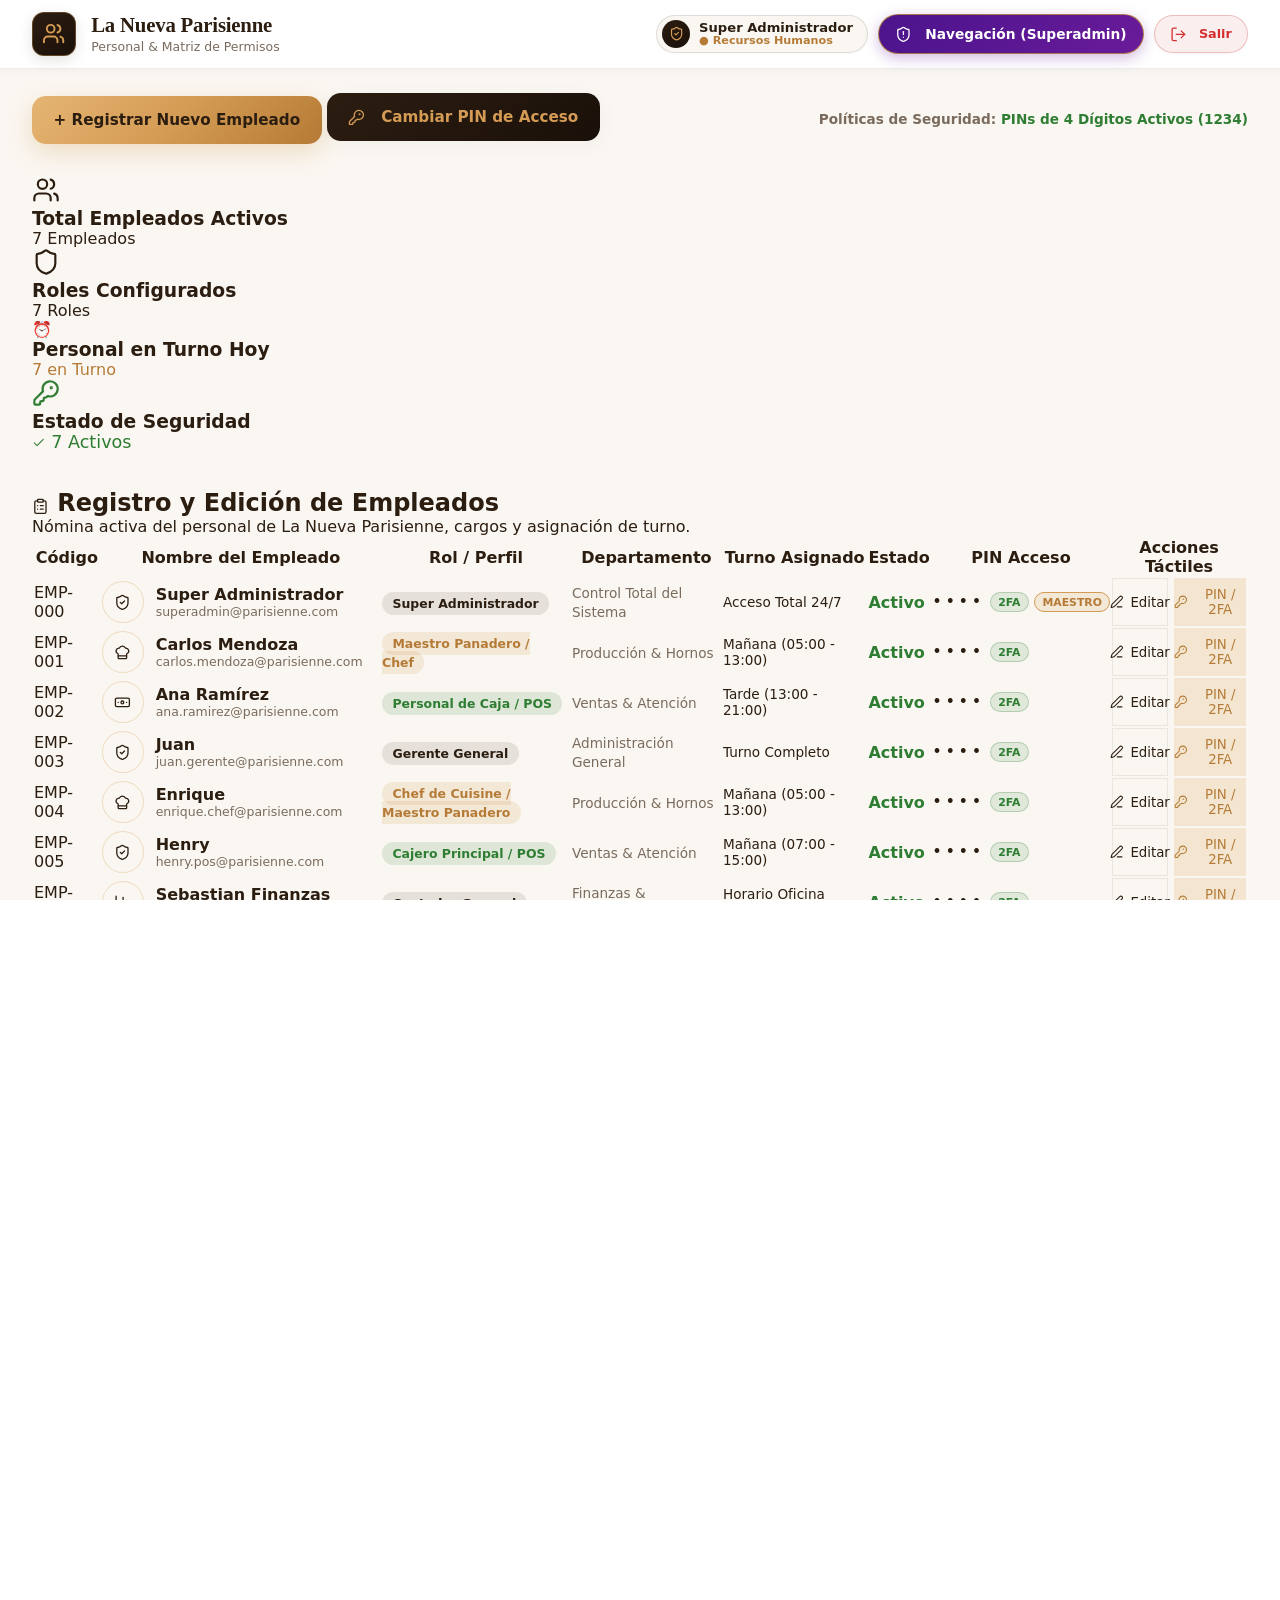
<file: modules/staff.html>
<!DOCTYPE html>
<html lang="es">
<head>
  <meta charset="UTF-8">
  <meta name="viewport" content="width=device-width, initial-scale=1.0">
  <title>Gestión de Personal y Permisos - La Nueva Parisienne</title>
  <meta name="description" content="Registro de Empleados, Asignación de Roles, Matriz de Permisos y PINs de Acceso para La Nueva Parisienne.">
  
  <!-- Hojas de Estilos Separadas (CSS3 Estricto) -->
  <link rel="stylesheet" href="../css/main.css">
  <link rel="stylesheet" href="../css/modules/staff.css">
</head>
<body>

  <!-- LAYOUT PRINCIPAL DE PERSONAL -->
  <div class="staff-wrapper">

    <!-- NAVBAR SUPERIOR -->
    <header class="staff-navbar">
      <div class="navbar-container">
        <div class="staff-brand-group">
          <div class="staff-brand-icon" aria-hidden="true"><i data-lucide="users"></i></div>
          <div>
            <h1 class="brand-title">La Nueva Parisienne</h1>
            <span class="sub-title">Personal &amp; Matriz de Permisos</span>
          </div>
        </div>

        <div class="navbar-controls">
          <div class="cashier-badge">
            <span id="userAvatar" class="cashier-avatar"><i data-lucide="shield-check"></i></span>
            <div class="cashier-info">
              <span id="userName" class="cashier-name">Juan Mendoza</span>
              <span class="shift-status">● Recursos Humanos</span>
            </div>
          </div>

          <button id="logoutBtn" class="btn-pos-logout" title="Cerrar sesión activa y volver al login">
            <i data-lucide="log-out" class="icon-sm"></i> <span>Salir</span>
          </button>
        </div>
      </div>
    </header>


    <!-- BARRA DE ACCIONES PRINCIPALES (BOTONES TÁCTILES MIN 48X48PX) -->
    <section class="staff-action-toolbar" aria-label="Acciones de Personal">
      <div class="action-buttons-group">
        <button id="btnOpenNewEmp" type="button" class="btn-staff-action primary">
          <span>+ Registrar Nuevo Empleado</span>
        </button>

        <button id="btnOpenPinModal" type="button" class="btn-staff-action secondary">
          <i data-lucide="key-round" class="icon-sm"></i> <span>Cambiar PIN de Acceso</span>
        </button>
      </div>

      <div style="font-size: 0.85rem; color: var(--color-muted); font-weight: 600;">
        <span>Políticas de Seguridad:</span>
        <strong style="color: var(--color-success);">PINs de 4 Dígitos Activos (1234)</strong>
      </div>
    </section>

    <!-- CONTENIDO PRINCIPAL DE PERSONAL -->
    <main class="staff-content">

      <!-- SECCIÓN DE KPIS RÁPIDOS -->
      <section class="inventory-kpi-grid" aria-label="Resumen de Personal">
        <div class="inventory-kpi-card">
          <div class="kpi-icon-container"><i data-lucide="users"></i></div>
          <div class="kpi-details">
            <h3>Total Empleados Activos</h3>
            <div id="kpiTotalStaff" class="kpi-number">6 Empleados</div>
          </div>
        </div>

        <div class="inventory-kpi-card">
          <div class="kpi-icon-container"><i data-lucide="shield"></i></div>
          <div class="kpi-details">
            <h3>Roles Configurados</h3>
            <div id="kpiTotalRoles" class="kpi-number">-- Roles</div>
          </div>
        </div>

        <div class="inventory-kpi-card">
          <div class="kpi-icon-container" style="color: var(--color-gold-dark);">⏰</div>
          <div class="kpi-details">
            <h3>Personal en Turno Hoy</h3>
            <div id="kpiStaffOnShift" class="kpi-number" style="color: var(--color-gold-dark);">-- en Servicio</div>
          </div>
        </div>

        <div class="inventory-kpi-card">
          <div class="kpi-icon-container" style="color: var(--color-success);"><i data-lucide="key-round"></i></div>
          <div class="kpi-details">
            <h3>Estado de Seguridad</h3>
            <div id="kpiSecurityStatus" class="kpi-number badge-clean-icon" style="font-size: 1.1rem; color: var(--color-success);"><i data-lucide="check" class="icon-xs"></i> PINs Activos</div>
          </div>
        </div>
      </section>

      <!-- SECCIÓN 1: REGISTRO Y EDICIÓN DE EMPLEADOS (NÓMINA) -->
      <section class="orders-section-card" aria-labelledby="staffTitle">
        <div class="table-card-header">
          <div class="section-title-group">
            <h2 id="staffTitle"><i data-lucide="clipboard-list" class="icon-sm"></i> Registro y Edición de Empleados</h2>
            <p>Nómina activa del personal de La Nueva Parisienne, cargos y asignación de turno.</p>
          </div>
        </div>

        <!-- Tabla Semántica HTML5 de Empleados -->
        <div class="table-responsive-container">
          <table class="dashboard-table">
            <thead>
              <tr>
                <th>Código</th>
                <th>Nombre del Empleado</th>
                <th>Rol / Perfil</th>
                <th>Departamento</th>
                <th>Turno Asignado</th>
                <th>Estado</th>
                <th>PIN Acceso</th>
                <th>Acciones Táctiles</th>
              </tr>
            </thead>
            <tbody id="staffBody">
              <!-- Renderizado dinámico vía js/modules/staff.js -->
            </tbody>
          </table>
        </div>
      </section>


      <!-- SECCIÓN 2: MATRIZ DE CONFIGURACIÓN DE PERMISOS POR ROL -->
      <section class="matrix-section-card" aria-labelledby="matrixTitle">
        <div class="section-title-group">
          <h2 id="matrixTitle"><i data-lucide="shield" class="icon-sm"></i> Matriz de Configuración de Permisos por Rol</h2>
          <p>Asignación de privilegios de acceso por perfil de usuario.</p>
        </div>

        <!-- Tabla Semántica HTML5 de Matriz de Permisos -->
        <div class="table-responsive-container">
          <table class="dashboard-table">
            <thead>
              <tr>
                <th>Permiso / Privilegio de Sistema</th>
                <th>Área / Sección</th>
                <th style="text-align: center;">Administrador</th>
                <th style="text-align: center;">Maestro Panadero</th>
                <th style="text-align: center;">Personal de Caja POS</th>
              </tr>
            </thead>
            <tbody id="matrixBody">
              <!-- Renderizado dinámico vía js/modules/staff.js -->
            </tbody>
          </table>
        </div>
      </section>

    </main>

  </div>


  <!-- MODAL DE NUEVO EMPLEADO -->
  <div id="newEmpModal" class="pin-modal-overlay" role="dialog" aria-modal="true" aria-labelledby="empModalTitle">
    <div class="pin-modal-card payment-modal-card">
      <button id="closeEmpModalBtn" class="modal-close-btn" aria-label="Cerrar modal">&times;</button>

      <div class="selected-user-header" style="margin-bottom: 1.25rem;">
        <div class="selected-user-avatar"><i data-lucide="user"></i></div>
        <h3 id="empModalTitle" class="selected-user-name">Registro de Nuevo Empleado</h3>
        <span class="selected-user-role">Alta de Personal en Nómina</span>
      </div>

      <form id="newEmpForm" style="display: flex; flex-direction: column; gap: 1rem; text-align: left;">
        <div>
          <label for="empNameInput" style="font-weight: 700; font-size: 0.85rem; display: block; margin-bottom: 0.3rem;">Nombre Completo:</label>
          <input type="text" id="empNameInput" class="pos-search-input" placeholder="Ej: Carlos Mendoza" required>
        </div>

        <div style="display: grid; grid-template-columns: 1fr 1fr; gap: 0.85rem;">
          <div>
            <label for="empRoleSelect" style="font-weight: 700; font-size: 0.85rem; display: block; margin-bottom: 0.3rem;">Rol en Sistema:</label>
            <select id="empRoleSelect" class="pos-search-input" style="padding: 0.65rem 1rem;">
              <option value="BAKER">Maestro Panadero / Chef</option>
              <option value="CASHIER">Personal de Caja / POS</option>
              <option value="ADMIN">Administrador General</option>
            </select>
          </div>

          <div>
            <label for="empDeptInput" style="font-weight: 700; font-size: 0.85rem; display: block; margin-bottom: 0.3rem;">Departamento:</label>
            <input type="text" id="empDeptInput" class="pos-search-input" value="Producción & Hornos" required>
          </div>
        </div>

        <div>
          <label for="empShiftInput" style="font-weight: 700; font-size: 0.85rem; display: block; margin-bottom: 0.3rem;">Turno de Trabajo:</label>
          <input type="text" id="empShiftInput" class="pos-search-input" value="Mañana (05:00 - 13:00)" required>
        </div>

        <button type="submit" class="btn-process-payment" style="margin-top: 0.5rem;">
          <i data-lucide="save" class="icon-sm"></i> <span>Guardar Nuevo Empleado</span>
        </button>
      </form>
    </div>
  </div>


  <!-- MODAL DE CAMBIO DE PIN -->
  <div id="changePinModal" class="pin-modal-overlay" role="dialog" aria-modal="true" aria-labelledby="pinModalTitle">
    <div class="pin-modal-card payment-modal-card" style="max-width: 460px;">
      <button id="closePinModalBtn" class="modal-close-btn" aria-label="Cerrar modal">&times;</button>

      <div class="selected-user-header" style="margin-bottom: 1.25rem;">
        <div class="selected-user-avatar"><i data-lucide="key-round"></i></div>
        <h3 id="pinModalTitle" class="selected-user-name">Restablecimiento de PIN</h3>
        <span class="selected-user-role">Gestión de Credenciales (Exclusivo Superadmin)</span>
      </div>

      <form id="changePinForm" style="display: flex; flex-direction: column; gap: 1.15rem; text-align: left;">
        <div>
          <label for="pinEmpSelect" style="font-weight: 700; font-size: 0.85rem; display: block; margin-bottom: 0.35rem;">Seleccionar Empleado:</label>
          <select id="pinEmpSelect" class="pos-search-input" style="padding: 0.65rem 1rem;">
            <!-- Opciones dinámicas -->
          </select>
        </div>

        <div>
          <label for="pinTypeSelect" style="font-weight: 700; font-size: 0.85rem; display: block; margin-bottom: 0.35rem;">Tipo de Credencial a Modificar:</label>
          <select id="pinTypeSelect" class="pos-search-input" style="padding: 0.65rem 1rem;">
            <option value="primario">🔑 PIN Primario (Paso 1 - 4 Dígitos)</option>
            <option value="2fa">🛡️ Código 2FA Segundo Factor (Paso 2 - 6 Dígitos)</option>
            <option value="maestro" id="staffOptPinMaestro">⭐ PIN Maestro Superadmin (6 Dígitos)</option>
          </select>
        </div>

        <div>
          <label for="newPinInput" id="newPinLabel" style="font-weight: 700; font-size: 0.85rem; display: block; margin-bottom: 0.35rem;">Nuevo PIN:</label>
          <div style="position: relative;">
            <input type="password" id="newPinInput" class="pos-search-input" value="1234" maxlength="30" style="text-align: center; font-size: 1.4rem; letter-spacing: 0.25em; padding-right: 44px;" required>
            <button type="button" id="btnToggleStaffPin" style="position: absolute; right: 10px; top: 50%; transform: translateY(-50%); background: transparent; border: none; cursor: pointer; color: var(--color-muted);" title="Ver / Ocultar PIN">
              <i data-lucide="eye" class="icon-sm"></i>
            </button>
          </div>
          <small id="newPinHint" style="font-size: 0.75rem; color: var(--color-muted); display: block; margin-top: 0.3rem;">
            PIN primario solicitado en el Paso 1 de inicio de sesión.
          </small>
        </div>

        <button type="submit" class="btn-process-payment" style="margin-top: 0.5rem;">
          <i data-lucide="check" class="icon-sm"></i> <span>Confirmar y Guardar PIN</span>
        </button>
      </form>
    </div>
  </div>


  <!-- SCRIPT MODULAR PERSONAL -->
  <script src="../js/vendor/lucide.min.js"></script>
  <script src="../js/core/icons.js"></script>
  <script type="module" src="../js/core/modules-nav.js"></script>
  <script type="module" src="../js/modules/staff.js"></script>

</body>
</html>
</file>
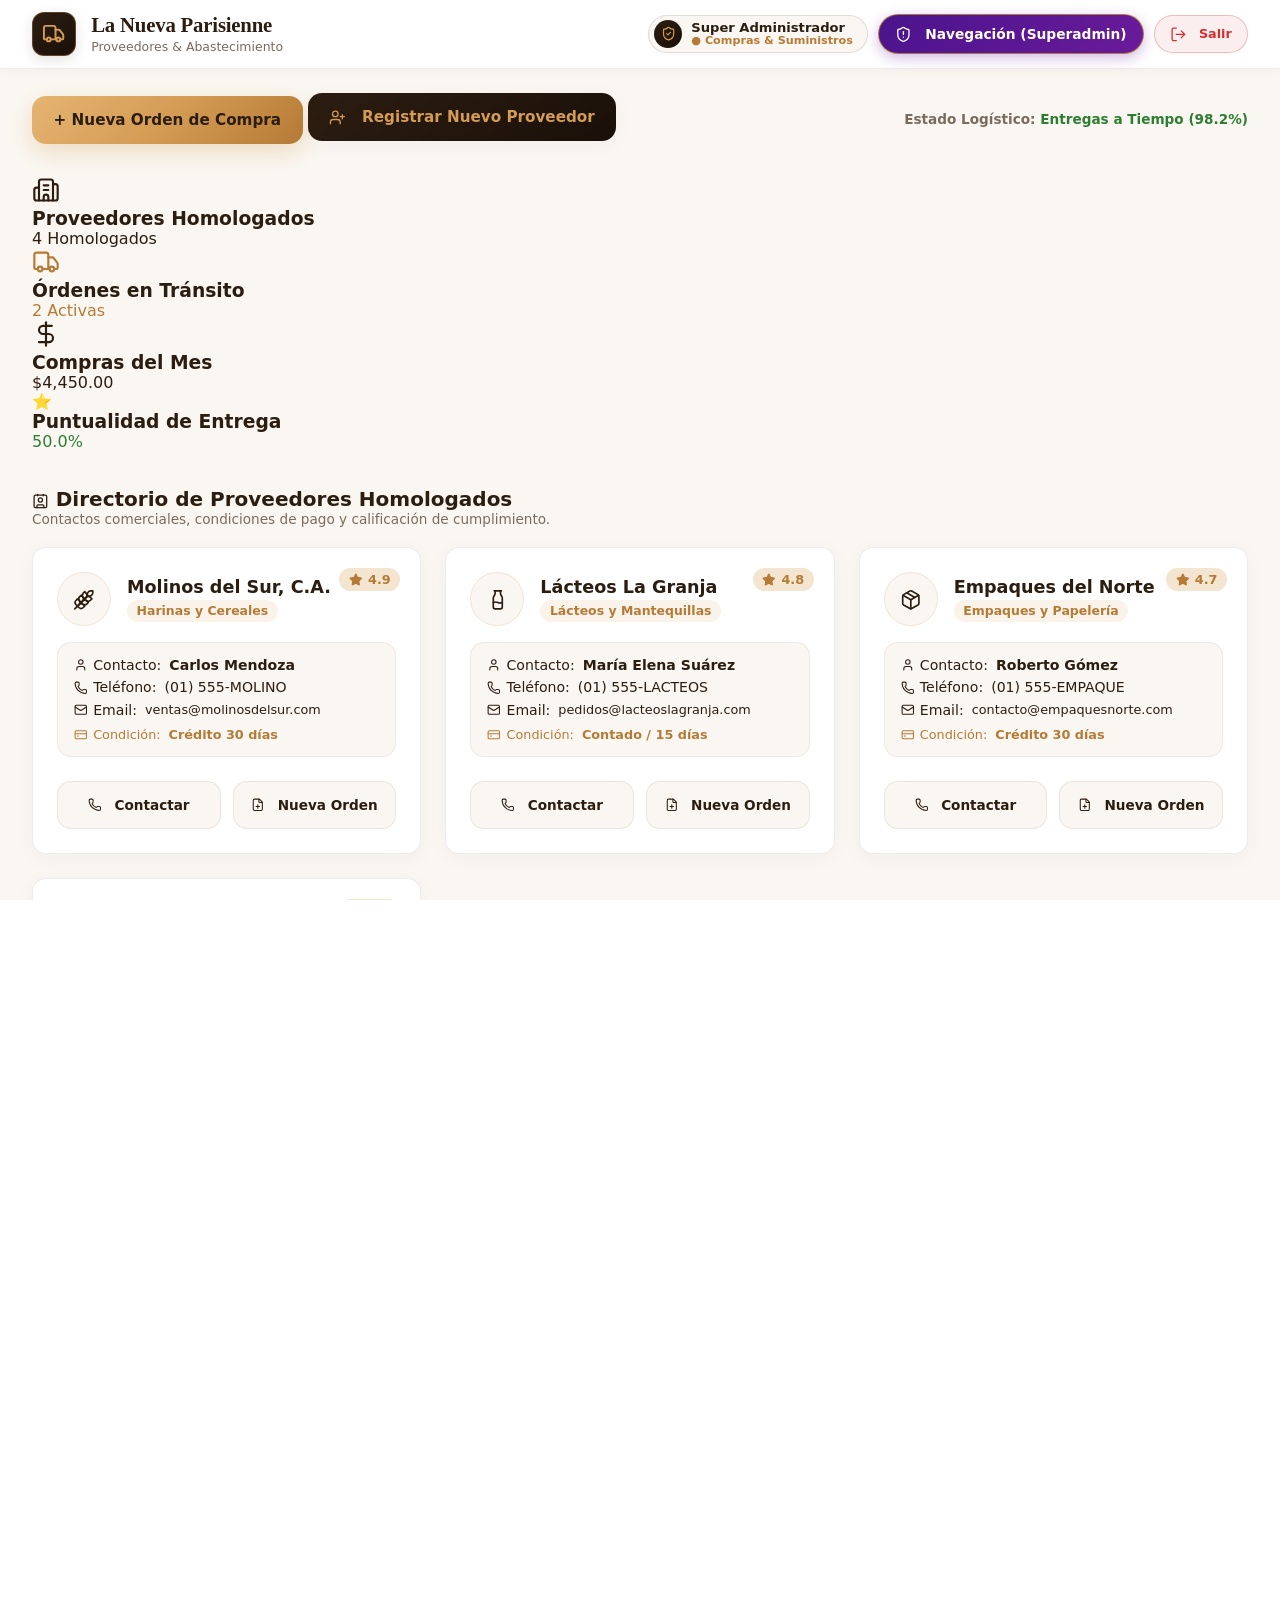
<file: modules/suppliers.html>
<!DOCTYPE html>
<html lang="es">

<head>
  <meta charset="UTF-8">
  <meta name="viewport" content="width=device-width, initial-scale=1.0">
  <title>Gestión de Proveedores - La Nueva Parisienne</title>
  <meta name="description"
    content="Directorio de Proveedores Homologados, Órdenes de Compra y Recepción de Mercancía para La Nueva Parisienne.">

  <!-- Hojas de Estilos Separadas (CSS3 Estricto) -->
  <link rel="stylesheet" href="../css/main.css">
  <link rel="stylesheet" href="../css/modules/suppliers.css">
</head>

<body>

  <!-- LAYOUT PRINCIPAL DE PROVEEDORES -->
  <div class="suppliers-wrapper">

    <!-- NAVBAR SUPERIOR -->
    <header class="suppliers-navbar">
      <div class="navbar-container">
        <div class="suppliers-brand-group">
          <div class="suppliers-brand-icon" aria-hidden="true"><i data-lucide="truck"></i></div>
          <div>
            <h1 class="brand-title">La Nueva Parisienne</h1>
            <span class="sub-title">Proveedores &amp; Abastecimiento</span>
          </div>
        </div>

        <div class="navbar-controls">
          <div class="cashier-badge">
            <span id="userAvatar" class="cashier-avatar"><i data-lucide="shield-check"></i></span>
            <div class="cashier-info">
              <span id="userName" class="cashier-name">Sophie Laurent</span>
              <span class="shift-status">● Compras &amp; Suministros</span>
            </div>
          </div>

          <button id="logoutBtn" class="btn-pos-logout" title="Cerrar sesión activa y volver al login">
            <i data-lucide="log-out" class="icon-sm"></i> <span>Salir</span>
          </button>
        </div>
      </div>
    </header>


    <!-- BARRA DE ACCIONES PRINCIPALES (BOTONES TÁCTILES MIN 48X48PX) -->
    <section class="suppliers-action-toolbar" aria-label="Acciones de Compras y Proveedores">
      <div class="action-buttons-group">
        <button id="btnOpenPO" type="button" class="btn-supplier-action primary">
          <span>+ Nueva Orden de Compra</span>
        </button>

        <button id="btnOpenNewSupplier" type="button" class="btn-supplier-action secondary">
          <i data-lucide="user-plus" class="icon-sm"></i> <span>Registrar Nuevo Proveedor</span>
        </button>
      </div>

      <div style="font-size: 0.85rem; color: var(--color-muted); font-weight: 600;">
        <span>Estado Logístico:</span>
        <strong style="color: var(--color-success);">Entregas a Tiempo (98.2%)</strong>
      </div>
    </section>

    <!-- CONTENIDO PRINCIPAL DE PROVEEDORES -->
    <main class="suppliers-content">

      <!-- SECCIÓN DE KPIS RÁPIDOS -->
      <section class="inventory-kpi-grid" aria-label="Resumen de Compras">
        <div class="inventory-kpi-card">
          <div class="kpi-icon-container"><i data-lucide="building-2"></i></div>
          <div class="kpi-details">
            <h3>Proveedores Homologados</h3>
            <div id="kpiActiveSuppliers" class="kpi-number">4 Homologados</div>
          </div>
        </div>

        <div class="inventory-kpi-card">
          <div class="kpi-icon-container" style="color: var(--color-gold-dark);"><i data-lucide="truck"></i></div>
          <div class="kpi-details">
            <h3>Órdenes en Tránsito</h3>
            <div id="kpiInTransit" class="kpi-number" style="color: var(--color-gold-dark);">2 Activas</div>
          </div>
        </div>

        <div class="inventory-kpi-card">
          <div class="kpi-icon-container"><i data-lucide="dollar-sign"></i></div>
          <div class="kpi-details">
            <h3>Compras del Mes</h3>
            <div id="kpiMonthlyPurchases" class="kpi-number">$3,850.00</div>
          </div>
        </div>

        <div class="inventory-kpi-card">
          <div class="kpi-icon-container">⭐</div>
          <div class="kpi-details">
            <h3>Puntualidad de Entrega</h3>
            <div id="kpiDeliveryRate" class="kpi-number" style="color: var(--color-success);">100%</div>
          </div>
        </div>
      </section>

      <!-- SECCIÓN 1: DIRECTORIO DE PROVEEDORES (GRID CARDS) -->
      <section class="suppliers-grid-section" aria-labelledby="directoryTitle">
        <div class="section-title-group">
          <h2 id="directoryTitle"><i data-lucide="contact" class="icon-sm"></i> Directorio de Proveedores Homologados
          </h2>
          <p>Contactos comerciales, condiciones de pago y calificación de cumplimiento.</p>
        </div>

        <!-- Rejilla Dinámica de Tarjetas de Proveedor -->
        <div id="suppliersCardsGrid" class="suppliers-cards-grid">
          <!-- Renderizado dinámico vía js/modules/suppliers.js -->
        </div>
      </section>


      <!-- SECCIÓN 2: ÓRDENES DE COMPRA Y RECEPCIÓN DE MERCANCÍA -->
      <section class="orders-section-card" aria-labelledby="ordersTitle">
        <div class="table-card-header">
          <div class="section-title-group">
            <h2 id="ordersTitle"><i data-lucide="clipboard-list" class="icon-sm"></i> Órdenes de Compra y Recepción de
              Mercancía</h2>
            <p>Monitoreo de pedidos en tránsito y control de entregas en almacén.</p>
          </div>

          <div class="table-filter-pills">
            <button type="button" class="inv-filter-btn po-filter-btn active" data-filter="all">Todas las
              Órdenes</button>
            <button type="button" class="inv-filter-btn po-filter-btn" data-filter="in_transit"
              style="color: var(--color-gold-dark);"><i data-lucide="truck" class="icon-xs"></i> <span>En
                Tránsito</span></button>
            <button type="button" class="inv-filter-btn po-filter-btn" data-filter="received"><i
                data-lucide="package-check" class="icon-xs"></i> <span>Recibidas</span></button>
            <button type="button" class="inv-filter-btn po-filter-btn" data-filter="paid" style="color: #059669;"><i
                data-lucide="check-circle-2" class="icon-xs"></i> <span>Pagadas</span></button>
          </div>
        </div>

        <!-- Tabla Semántica HTML5 de Órdenes -->
        <div class="table-responsive-container">
          <table class="dashboard-table">
            <thead>
              <tr>
                <th>Código Orden</th>
                <th>Proveedor</th>
                <th>Resumen de Insumos</th>
                <th>Fecha Pedido</th>
                <th>Entrega Estimada</th>
                <th>Estado</th>
                <th>Monto Total ($)</th>
                <th>Acción / Pago</th>
              </tr>
            </thead>
            <tbody id="ordersBody">
              <!-- Renderizado dinámico vía js/modules/suppliers.js -->
            </tbody>
          </table>
        </div>
      </section>

    </main>

  </div>


  <!-- MODAL DE NUEVA ÓRDEN DE COMPRA -->
  <div id="poModal" class="pin-modal-overlay" role="dialog" aria-modal="true" aria-labelledby="poModalTitle">
    <div class="pin-modal-card payment-modal-card">
      <button id="closePoModalBtn" class="modal-close-btn" aria-label="Cerrar modal">&times;</button>

      <div class="selected-user-header" style="margin-bottom: 1.25rem;">
        <div class="selected-user-avatar"><i data-lucide="file-edit"></i></div>
        <h3 id="poModalTitle" class="selected-user-name">Emisión de Orden de Compra</h3>
        <span class="selected-user-role">Pedido Comercial a Proveedor</span>
      </div>

      <form id="poForm" style="display: flex; flex-direction: column; gap: 1.25rem; text-align: left;">
        <div>
          <label for="poSupplierSelect"
            style="font-weight: 700; font-size: 0.9rem; display: block; margin-bottom: 0.4rem;">Seleccionar
            Proveedor:</label>
          <select id="poSupplierSelect" class="pos-search-input" style="padding: 0.65rem 1rem;">
            <!-- Opciones dinámicas -->
          </select>
        </div>

        <div>
          <label for="poItemsInput"
            style="font-weight: 700; font-size: 0.85rem; display: block; margin-bottom: 0.4rem;">Resumen de Insumos
            Solicitados:</label>
          <input type="text" id="poItemsInput" class="pos-search-input"
            placeholder="Ej: 500 kg Harina T55 + 50 kg Levadura" required>
        </div>

        <div style="display: grid; grid-template-columns: 1fr 1fr; gap: 1rem;">
          <div>
            <label for="poAmountInput"
              style="font-weight: 700; font-size: 0.85rem; display: block; margin-bottom: 0.4rem;">Monto Total
              ($):</label>
            <input type="number" id="poAmountInput" class="pos-search-input" value="950.00" step="0.01" min="0">
          </div>

          <div>
            <label for="poDeliveryInput"
              style="font-weight: 700; font-size: 0.85rem; display: block; margin-bottom: 0.4rem;">Entrega
              Estimada:</label>
            <input type="date" id="poDeliveryInput" class="pos-search-input" required
              title="Fecha estimada de entrega (a partir de hoy)">
          </div>
        </div>

        <button type="submit" class="btn-process-payment" style="margin-top: 0.5rem;">
          <i data-lucide="send" class="icon-sm"></i> <span>Emitir Orden de Compra</span>
        </button>
      </form>
    </div>
  </div>


  <!-- MODAL DE REGISTRO DE NUEVO PROVEEDOR -->
  <div id="newSupplierModal" class="pin-modal-overlay" role="dialog" aria-modal="true"
    aria-labelledby="newSupModalTitle">
    <div class="pin-modal-card payment-modal-card">
      <button id="closeNewSupplierModalBtn" class="modal-close-btn" aria-label="Cerrar modal">&times;</button>

      <div class="selected-user-header" style="margin-bottom: 1.25rem;">
        <div class="selected-user-avatar"><i data-lucide="building-2"></i></div>
        <h3 id="newSupModalTitle" class="selected-user-name">Registro de Nuevo Proveedor</h3>
        <span class="selected-user-role">Homologación de Contacto Comercial</span>
      </div>

      <form id="newSupplierForm" style="display: flex; flex-direction: column; gap: 1rem; text-align: left;">
        <div style="display: grid; grid-template-columns: 1fr 1fr; gap: 0.85rem;">
          <div>
            <label for="supNameInput"
              style="font-weight: 700; font-size: 0.85rem; display: block; margin-bottom: 0.3rem;">Razón Social /
              Nombre:</label>
            <input type="text" id="supNameInput" class="pos-search-input" placeholder="Ej: Distribuidora de Frutas C.A."
              required>
          </div>

          <div>
            <label for="supRifInput"
              style="font-weight: 700; font-size: 0.85rem; display: block; margin-bottom: 0.3rem;">RIF Fiscal:</label>
            <input type="text" id="supRifInput" class="pos-search-input" placeholder="Ej: J-40123456-7" required
              title="RIF venezolano oficial (J, V, E, G, C)">
          </div>
        </div>

        <div style="display: grid; grid-template-columns: 1fr 1fr; gap: 0.85rem;">
          <div>
            <label for="supCategoryInput"
              style="font-weight: 700; font-size: 0.85rem; display: block; margin-bottom: 0.3rem;">Categoría:</label>
            <input type="text" id="supCategoryInput" class="pos-search-input" placeholder="Frutas y Mermeladas"
              required>
          </div>

          <div>
            <label for="supContactInput"
              style="font-weight: 700; font-size: 0.85rem; display: block; margin-bottom: 0.3rem;">Persona de
              Contacto:</label>
            <input type="text" id="supContactInput" class="pos-search-input" placeholder="Ana Martínez" required>
          </div>
        </div>

        <div style="display: grid; grid-template-columns: 1fr 1fr; gap: 0.85rem;">
          <div>
            <label for="supPhoneInput"
              style="font-weight: 700; font-size: 0.85rem; display: block; margin-bottom: 0.3rem;">Teléfono:</label>
            <input type="text" id="supPhoneInput" class="pos-search-input" placeholder="(01) 555-FRUTA" required>
          </div>

          <div>
            <label for="supEmailInput"
              style="font-weight: 700; font-size: 0.85rem; display: block; margin-bottom: 0.3rem;">Email:</label>
            <input type="email" id="supEmailInput" class="pos-search-input" placeholder="ventas@frutas.com" required>
          </div>
        </div>

        <button type="submit" class="btn-process-payment" style="margin-top: 0.5rem;">
          <i data-lucide="save" class="icon-sm"></i> <span>Registrar Proveedor</span>
        </button>
      </form>
    </div>
  </div>


  <!-- MODAL DE PAGO Y LIQUIDACIÓN DE ORDEN DE COMPRA -->
  <div id="payOrderModal" class="pin-modal-overlay" role="dialog" aria-modal="true"
    aria-labelledby="payOrderModalTitle">
    <div class="pin-modal-card payment-modal-card" style="max-width: 520px;">
      <button id="closePayOrderModalBtn" class="modal-close-btn" aria-label="Cerrar modal">&times;</button>

      <div class="selected-user-header" style="margin-bottom: 1rem;">
        <div class="selected-user-avatar" style="background: rgba(212, 155, 84, 0.2); color: var(--color-gold-dark);"><i
            data-lucide="credit-card"></i></div>
        <h3 id="payOrderModalTitle" class="selected-user-name">Registrar Pago a Proveedor</h3>
        <span class="selected-user-role">Liquidación de Cuenta por Pagar y Asiento Contable</span>
      </div>

      <!-- Resumen visual de la orden -->
      <div
        style="background: rgba(44, 29, 17, 0.04); border: 1px solid rgba(44, 29, 17, 0.08); border-radius: var(--radius-md); padding: 0.85rem 1rem; margin-bottom: 1.15rem; display: flex; justify-content: space-between; align-items: center;">
        <div>
          <span
            style="font-size: 0.75rem; text-transform: uppercase; letter-spacing: 0.05em; color: var(--color-muted); font-weight: 700; display: block;">Orden
            & Proveedor</span>
          <strong id="payModalOrderCode"
            style="color: var(--color-gold-dark); font-family: var(--font-heading); font-size: 1.05rem;">OC-XXXX</strong>
          <div id="payModalSupplierName"
            style="font-size: 0.85rem; color: var(--color-text-secondary); margin-top: 0.15rem;">Proveedor</div>
        </div>
        <div style="text-align: right;">
          <span
            style="font-size: 0.75rem; text-transform: uppercase; letter-spacing: 0.05em; color: var(--color-muted); font-weight: 700; display: block;">Total
            a Liquidar</span>
          <span id="payModalAmountDisplay" style="font-size: 1.35rem; font-weight: 800; color: #2C1D11;">$0.00</span>
        </div>
      </div>

      <form id="payOrderForm" style="display: flex; flex-direction: column; gap: 1rem; text-align: left;">
        <input type="hidden" id="payOrderId">
        <input type="hidden" id="payOrderCode">

        <div style="display: grid; grid-template-columns: 1.2fr 1fr; gap: 0.85rem;">
          <div>
            <label for="payMethodSelect"
              style="font-weight: 700; font-size: 0.85rem; display: block; margin-bottom: 0.35rem;">Método de
              Pago:</label>
            <select id="payMethodSelect" class="pos-search-input" style="padding: 0.65rem 0.85rem;" required>
              <option value="banco">Transferencia Bancaria</option>
              <option value="pago_movil">Pago Móvil Interbancario</option>
              <option value="caja">Efectivo Caja General</option>
            </select>
          </div>

          <div id="payBankGroup">
            <label for="payBankSelect"
              style="font-weight: 700; font-size: 0.85rem; display: block; margin-bottom: 0.35rem;">Banco
              Origen:</label>
            <select id="payBankSelect" class="pos-search-input" style="padding: 0.65rem 0.85rem;">
              <option value="Banesco Banco Universal">Banesco Banco Universal</option>
              <option value="Banco Mercantil">Banco Mercantil</option>
              <option value="BBVA Provincial">BBVA Provincial</option>
              <option value="Banco de Venezuela">Banco de Venezuela</option>
              <option value="Bancamiga">Bancamiga</option>
            </select>
          </div>
        </div>

        <div style="display: grid; grid-template-columns: 1fr 1fr; gap: 0.85rem;">
          <div>
            <label for="payReferenceInput"
              style="font-weight: 700; font-size: 0.85rem; display: block; margin-bottom: 0.35rem;">N° Referencia /
              Comprobante:</label>
            <input type="text" id="payReferenceInput" class="pos-search-input" placeholder="Ej: REF-983102" required>
          </div>

          <div>
            <label for="payDateInput"
              style="font-weight: 700; font-size: 0.85rem; display: block; margin-bottom: 0.35rem;">Fecha de
              Pago:</label>
            <input type="date" id="payDateInput" class="pos-search-input" min="2024-01-01" required
              title="Fecha de liquidación del pago">
          </div>
        </div>

        <div style="display: grid; grid-template-columns: 1fr 1.2fr; gap: 0.85rem;">
          <div>
            <label for="payAmountInput"
              style="font-weight: 700; font-size: 0.85rem; display: block; margin-bottom: 0.35rem;">Monto Pagado
              ($):</label>
            <input type="number" id="payAmountInput" class="pos-search-input" step="0.01" min="0.01" required>
          </div>

          <div>
            <label for="payNotesInput"
              style="font-weight: 700; font-size: 0.85rem; display: block; margin-bottom: 0.35rem;">Observaciones
              (Opcional):</label>
            <input type="text" id="payNotesInput" class="pos-search-input" placeholder="Ej: Factura N° 1024 cancelada">
          </div>
        </div>

        <!-- Preview Contable Automático -->
        <div
          style="background: rgba(212, 155, 84, 0.08); border: 1px dashed rgba(212, 155, 84, 0.4); border-radius: var(--radius-sm); padding: 0.75rem 0.9rem; font-size: 0.8rem; line-height: 1.45;">
          <strong
            style="color: var(--color-gold-dark); display: flex; align-items: center; gap: 0.35rem; margin-bottom: 0.25rem;">
            <i data-lucide="scale" class="icon-xs"></i> Asiento Contable Automático (Partida Doble):
          </strong>
          <div style="display: flex; justify-content: space-between; margin-bottom: 0.15rem;">
            <span><span style="color: #b91c1c; font-weight: 700;">DEBE:</span> 2205 Proveedores Nacionales
              (Pasivo)</span>
            <strong id="previewDebe">$0.00</strong>
          </div>
          <div style="display: flex; justify-content: space-between;">
            <span><span style="color: #1d4ed8; font-weight: 700;">HABER:</span> <span id="previewHaberAccount">1110
                Bancos Nacionales</span></span>
            <strong id="previewHaber">$0.00</strong>
          </div>
        </div>

        <button type="submit" class="btn-process-payment"
          style="background: linear-gradient(135deg, #d49b54 0%, #b8833e 100%); color: #1a120b; font-weight: 800; margin-top: 0.35rem;">
          <i data-lucide="check-circle" class="icon-sm"></i> <span>Confirmar y Contabilizar Pago</span>
        </button>
      </form>
    </div>
  </div>


  <!-- SCRIPT MODULAR PROVEEDORES -->
  <script src="../js/vendor/lucide.min.js"></script>
  <script src="../js/core/icons.js"></script>
  <script type="module" src="../js/core/modules-nav.js"></script>
  <script type="module" src="../js/modules/suppliers.js"></script>

</body>

</html>
</file>
<file: css/main.css>
/* ==========================================================================
   LA NUEVA PARISIENNE - HOJA DE ESTILOS PRINCIPAL (MAIN.CSS)
   Sistema de Diseño: Parisian Chic & Modern Management Information System
   Identidad Visual: Tonalidades Cálidas Artesanales (Anti-Fatiga Visual)
   ========================================================================== */
/* Tipografía con soporte de fuentes locales y de sistema de carga inmediata */
:root {
  /* PALETA DE COLORES DE LA PANADERÍA (IDENTIDAD VISUAL Y ANTI-FATIGA) */
  --bg-main: #FAF7F2;            /* Crema Vainilla Suave / Pergamino */
  --bg-surface: #FFFFFF;         /* Blanco Superficie Puro */
  --bg-card: rgba(255, 255, 255, 0.92);
  --bg-glass: rgba(255, 255, 255, 0.80);
  
  --color-espresso: #2C1D11;     /* Café Espresso Profundo (Texto / Marca) */
  --color-espresso-dark: #1A1009;/* Café Oscuro Tostado */
  --color-muted: #7A6B5D;        /* Marrón Arena Muted (Anti-fatiga) */
  --color-light-muted: #A39587;  /* Gris Cálido Claro */
  
  --color-trigo: #D49B54;        /* Trigo Dorado Artesanal (Acento Principal) */
  --color-gold: #D49B54;
  --color-mantequilla: #F5E6D3;  /* Mantequilla Suave */
  --color-gold-light: #F3E5D0;   /* Crema Trigo Suave */
  --color-gold-dark: #B57B36;    /* Trigo Dorado Tostado */
  --color-terracotta: #C85A32;   /* Terracota Horneada */
  --color-success: #2E7D32;      /* Verde Hoja Salvia */
  --color-danger: #D32F2F;       /* Rojo Carmín Alert */

  /* GRADIENTES ARTESANALES */
  --gradient-gold: linear-gradient(135deg, #E6B573 0%, #D49B54 50%, #B57B36 100%);
  --gradient-espresso: linear-gradient(145deg, #2C1D11 0%, #1A1009 100%);
  --gradient-bg: radial-gradient(circle at 10% 20%, #FFFDF9 0%, #F5EDE0 90%);
  
  /* SOMBRAS Y BORDES SUAVES */
  --shadow-subtle: 0 4px 20px rgba(44, 29, 17, 0.04);
  --shadow-medium: 0 12px 32px rgba(44, 29, 17, 0.08);
  --shadow-floating: 0 24px 48px rgba(44, 29, 17, 0.14);
  --shadow-gold: 0 8px 25px rgba(212, 155, 84, 0.3);

  --border-glass: 1px solid rgba(212, 155, 84, 0.22);
  --border-subtle: 1px solid rgba(44, 29, 17, 0.08);
  --backdrop-blur: blur(16px);

  /* TIPOGRAFÍA CORPORATIVA */
  --font-serif: 'Playfair Display', Georgia, serif;
  --font-sans: 'Plus Jakarta Sans', system-ui, -apple-system, sans-serif;

  /* RADIOS Y TRANSICIONES */
  --radius-sm: 8px;
  --radius-md: 14px;
  --radius-lg: 24px;
  --radius-pill: 999px;

  --ease-smooth: cubic-bezier(0.25, 0.8, 0.25, 1);
  --transition-fast: 0.2s var(--ease-smooth);
  --transition-normal: 0.35s var(--ease-smooth);
}

/* RESET GLOBAL Y BASE */
*, *::before, *::after {
  box-sizing: border-box;
  margin: 0;
  padding: 0;
}

html, body {
  width: 100%;
  height: 100%;
  font-family: var(--font-sans);
  background: var(--gradient-bg);
  color: var(--color-espresso);
  -webkit-font-smoothing: antialiased;
  -moz-osx-font-smoothing: grayscale;
  overflow-x: hidden;
}

body {
  display: flex;
  flex-direction: column;
  min-height: 100vh;
}

/* SELECCIÓN Y FOCUS ACCESIBLE */
::selection {
  background-color: var(--color-gold-light);
  color: var(--color-espresso);
}

:focus-visible {
  outline: 2px solid var(--color-gold);
  outline-offset: 3px;
}

/* ==========================================================================
   REQUERIMIENTO NO FUNCIONAL: USABILIDAD Y BOTONES TÁCTILES (MIN 48x48 PX)
   Todos los elementos interactivos principales deben cumplir el estándar táctil
   ========================================================================== */
button,
.touch-target,
.keypad-btn,
.category-tab-btn,
.order-type-btn,
.btn-process-payment,
.btn-oven-action,
.btn-load-oven,
.btn-add-product,
.qty-btn,
.filter-pill-btn {
  min-height: 48px;
  min-width: 48px;
  display: inline-flex;
  align-items: center;
  justify-content: center;
  font-family: var(--font-sans);
  border: none;
  cursor: pointer;
  background: none;
  transition: transform var(--transition-fast), box-shadow var(--transition-fast), background-color var(--transition-fast);
}

button:active {
  transform: scale(0.97);
}

/* UTILIDADES TIPOGRÁFICAS */
.brand-title {
  font-family: var(--font-serif);
  font-weight: 700;
  color: var(--color-espresso);
  letter-spacing: -0.02em;
}

.sub-title {
  color: var(--color-muted);
  font-weight: 400;
  font-size: 0.95rem;
}

/* ==========================================================================
   COMPONENTE GLOBAL: MIGAS DE PAN (BREADCRUMBS)
   Enrutamiento semántico hacia el Panel Principal (Dashboard) sin alterar la sesión
   ========================================================================== */
.breadcrumbs-container {
  display: none !important;
}

.breadcrumbs-list {
  display: flex;
  align-items: center;
  gap: 0.5rem;
  list-style: none;
}

.breadcrumb-item {
  display: flex;
  align-items: center;
  gap: 0.5rem;
  color: var(--color-muted);
}

.breadcrumb-item a {
  color: var(--color-gold-dark);
  text-decoration: none;
  font-weight: 600;
  display: inline-flex;
  align-items: center;
  gap: 0.35rem;
  transition: color var(--transition-fast);
}

.breadcrumb-item a:hover {
  color: var(--color-espresso);
  text-decoration: underline;
}

.breadcrumb-separator {
  color: var(--color-light-muted);
  font-size: 0.75rem;
  user-select: none;
}

.breadcrumb-item.active {
  color: var(--color-espresso);
  font-weight: 700;
}

/* ==========================================================================
   ESTILOS DE BOTÓN DE CERRAR SESIÓN CORPORATIVO
   ========================================================================== */
.btn-pos-logout {
  min-height: 38px;
  padding: 0.4rem 0.95rem;
  background: rgba(198, 40, 40, 0.08);
  color: var(--color-danger, #C62828);
  border: 1px solid rgba(198, 40, 40, 0.25);
  border-radius: var(--radius-pill, 9999px);
  font-family: var(--font-sans, 'Plus Jakarta Sans', sans-serif);
  font-size: 0.8rem;
  font-weight: 700;
  cursor: pointer;
  display: inline-flex;
  align-items: center;
  gap: 0.35rem;
  transition: all 0.2s ease;
  box-shadow: 0 1px 3px rgba(0, 0, 0, 0.04);
}

.btn-pos-logout:hover {
  background: var(--color-danger, #C62828);
  color: #FFFFFF;
  border-color: var(--color-danger, #C62828);
  box-shadow: 0 3px 8px rgba(198, 40, 40, 0.25);
  transform: translateY(-1px);
}

/* ==========================================================================
   IMPRESIÓN EXCLUSIVA DE TICKET VOUCHER (80mm MONOESPACIADO)
   ========================================================================== */
.ticket-print-area {
  display: none;
}

@media print {
  /* Caso 1: Impresión de Reportes Ejecutivos o Contables (Hoja Completa Carta/A4) */
  body.printing-report * {
    visibility: hidden !important;
  }

  body.printing-report .printable-report-sheet,
  body.printing-report .printable-report-sheet * {
    visibility: visible !important;
  }

  body.printing-report .printable-report-sheet {
    display: block !important;
    position: absolute !important;
    left: 0 !important;
    top: 0 !important;
    width: 100% !important;
    max-width: 100% !important;
    margin: 0 !important;
    padding: 10mm 15mm !important;
    background: #FFFFFF !important;
    color: #1a1a1a !important;
    box-shadow: none !important;
    border: none !important;
  }

  body.printing-report .no-print,
  body.printing-report .report-modal-toolbar,
  body.printing-report .modal-close-btn {
    display: none !important;
  }

  /* Caso 2: Impresión Térmica de Tickets POS (80mm) */
  body.printing-ticket * {
    visibility: hidden !important;
  }

  body.printing-ticket #ticketPrintArea,
  body.printing-ticket #ticketPrintArea * {
    visibility: visible !important;
  }

  body.printing-ticket #ticketPrintArea {
    display: block !important;
    position: absolute !important;
    left: 0 !important;
    top: 0 !important;
    width: 80mm !important;
    max-width: 80mm !important;
    margin: 0 auto !important;
    padding: 4mm 2mm !important;
    font-family: 'Courier New', Courier, monospace !important;
    font-size: 11px !important;
    line-height: 1.3 !important;
    color: #000000 !important;
    background: #FFFFFF !important;
  }
}

/* ==========================================================================
   SISTEMA DE ICONOGRAFÍA VECTORIAL PULCRA (LUCIDE ICONS)
   Sustitución de emojis por iconografía profesional, elegante y nítida
   ========================================================================== */
.lucide, svg.lucide {
  display: inline-flex;
  align-self: center;
  vertical-align: -0.15em;
  width: 1.2em;
  height: 1.2em;
  stroke: currentColor;
  stroke-width: 1.85;
  stroke-linecap: round;
  stroke-linejoin: round;
  fill: none;
  flex-shrink: 0;
  transition: transform var(--transition-fast, 0.2s ease), stroke 0.2s ease;
}

.icon-xs { width: 0.85rem !important; height: 0.85rem !important; }
.icon-sm { width: 1.05rem !important; height: 1.05rem !important; }
.icon-md { width: 1.35rem !important; height: 1.35rem !important; }
.icon-lg { width: 1.75rem !important; height: 1.75rem !important; }
.icon-xl { width: 2.25rem !important; height: 2.25rem !important; }
.icon-2xl { width: 3rem !important; height: 3rem !important; }

/* Contenedores de iconos de badges, KPIs y tarjetas */
.kpi-icon-container, 
.card-icon, 
.department-icon, 
.avatar-icon-box, 
.settings-brand-icon,
.staff-brand-icon,
.suppliers-brand-icon,
.inventory-brand-icon,
.kitchen-brand-icon,
.accounting-brand-icon,
.cashier-avatar,
.selected-user-avatar {
  display: inline-flex !important;
  align-items: center !important;
  justify-content: center !important;
}

.kpi-icon-container .lucide, 
.card-icon .lucide {
  width: 1.75rem;
  height: 1.75rem;
}

.department-icon .lucide {
  width: 2.25rem;
  height: 2.25rem;
}

.cashier-avatar .lucide,
.selected-user-avatar .lucide {
  width: 1.35rem;
  height: 1.35rem;
}

.settings-brand-icon .lucide,
.staff-brand-icon .lucide,
.suppliers-brand-icon .lucide,
.inventory-brand-icon .lucide,
.kitchen-brand-icon .lucide,
.accounting-brand-icon .lucide {
  width: 2rem;
  height: 2rem;
}

button .lucide,
.btn-primary .lucide,
.btn-secondary .lucide,
.inv-action-btn .lucide,
.inv-filter-btn .lucide,
.action-btn .lucide {
  margin-right: 0.4rem;
}

.badge-clean-icon {
  display: inline-flex;
  align-items: center;
  gap: 0.35rem;
}

/* ==========================================================================
   SISTEMA DE BARRA DE NAVEGACIÓN SUPERIOR UNIFICADA (NAVBAR ARQUITECTURA)
   Cuadrada, centrada, armónica y perfectamente alineada con el grid de la página
   ========================================================================== */

/* 1. Header exterior (Barra completa de extremo a extremo) */
.dashboard-navbar,
.pos-navbar,
.kitchen-navbar,
.accounting-navbar,
.inventory-navbar,
.suppliers-navbar,
.staff-navbar,
.settings-navbar {
  width: 100% !important;
  background: #FFFFFF !important;
  border-bottom: 1px solid rgba(44, 29, 17, 0.08) !important;
  box-shadow: 0 2px 10px rgba(44, 29, 17, 0.03) !important;
  position: relative !important;
  z-index: 50 !important;
  padding: 0 !important; /* Delegado al contenedor interno */
}

/* 2. Contenedor interno perfectamente centrado y cuadrado con el contenido */
.navbar-container {
  max-width: 1440px;
  width: 100%;
  margin: 0 auto;
  padding: 0.75rem 2rem;
  display: flex;
  align-items: center;
  justify-content: space-between;
  gap: 1.5rem;
  min-height: 64px;
  box-sizing: border-box;
}

/* 3. Grupo de Marca (Logo + Título + Módulo) */
.dashboard-brand-group,
.pos-brand-group,
.kitchen-brand-group,
.accounting-brand-group,
.inventory-brand-group,
.suppliers-brand-group,
.staff-brand-group,
.settings-brand-group,
.navbar-brand-group {
  display: flex !important;
  align-items: center !important;
  gap: 0.95rem !important;
  text-decoration: none !important;
  flex-shrink: 0 !important;
}

/* Icono de Marca estilizado y artesanal */
.dashboard-brand-icon,
.pos-brand-icon,
.kitchen-brand-icon,
.accounting-brand-icon,
.inventory-brand-icon,
.suppliers-brand-icon,
.staff-brand-icon,
.settings-brand-icon {
  width: 44px !important;
  height: 44px !important;
  border-radius: 12px !important;
  background: var(--gradient-espresso) !important;
  color: var(--color-gold) !important;
  border: 1px solid rgba(212, 155, 84, 0.35) !important;
  display: inline-flex !important;
  align-items: center !important;
  justify-content: center !important;
  box-shadow: 0 4px 14px rgba(44, 29, 17, 0.12) !important;
  flex-shrink: 0 !important;
  transition: transform 0.2s ease, box-shadow 0.2s ease;
}

.dashboard-brand-icon .lucide,
.pos-brand-icon .lucide,
.kitchen-brand-icon .lucide,
.accounting-brand-icon .lucide,
.inventory-brand-icon .lucide,
.suppliers-brand-icon .lucide,
.staff-brand-icon .lucide,
.settings-brand-icon .lucide {
  width: 1.45rem !important;
  height: 1.45rem !important;
  stroke-width: 2px !important;
}

/* Tipografía de Marca y Subtítulo */
.brand-title {
  font-family: var(--font-serif) !important;
  font-size: 1.3rem !important;
  font-weight: 700 !important;
  color: var(--color-espresso) !important;
  line-height: 1.15 !important;
  margin: 0 !important;
  letter-spacing: -0.01em !important;
}

.sub-title,
.navbar-sub-title,
.pos-title-text span {
  display: flex !important;
  align-items: center !important;
  gap: 0.4rem !important;
  font-size: 0.78rem !important;
  color: var(--color-muted) !important;
  font-weight: 500 !important;
  line-height: 1.2 !important;
  margin-top: 0.15rem !important;
}

/* 4. Grupo de Controles a la derecha (Completamente armónico con altura uniforme) */
.dashboard-controls,
.pos-user-bar,
.navbar-controls {
  display: flex !important;
  align-items: center !important;
  gap: 0.65rem !important;
  flex-wrap: nowrap !important;
  flex-shrink: 0 !important;
}

/* Altura uniforme estricta de 38px para todos los elementos del header */
.bcv-rate-badge,
.cashier-badge,
.period-select-btn,
.btn-export-report,
.btn-pos-reports,
.btn-pos-logout,
.btn-navbar-config,
.btn-pos-dashboard {
  height: 38px !important;
  box-sizing: border-box !important;
  display: inline-flex !important;
  align-items: center !important;
  white-space: nowrap !important;
  line-height: 1 !important;
}

/* Badge de Tasa BCV */
.bcv-rate-badge {
  gap: 0.4rem !important;
  padding: 0 0.85rem !important;
  background: rgba(46, 125, 50, 0.08) !important;
  border: 1px solid rgba(46, 125, 50, 0.25) !important;
  border-radius: var(--radius-pill) !important;
  color: var(--color-success) !important;
  font-size: 0.8rem !important;
  font-weight: 600 !important;
}
.bcv-rate-badge strong {
  font-weight: 800 !important;
  color: var(--color-success) !important;
}

/* Cápsula de Usuario / Perfil */
.cashier-badge {
  gap: 0.55rem !important;
  padding: 0 0.85rem 0 0.35rem !important;
  background: var(--bg-main, #FAF7F2) !important;
  border: 1px solid rgba(44, 29, 17, 0.12) !important;
  border-radius: var(--radius-pill) !important;
  box-shadow: 0 1px 3px rgba(44, 29, 17, 0.03) !important;
}

.cashier-avatar {
  width: 28px !important;
  height: 28px !important;
  border-radius: 50% !important;
  background: var(--gradient-espresso) !important;
  color: var(--color-gold) !important;
  display: inline-flex !important;
  align-items: center !important;
  justify-content: center !important;
  flex-shrink: 0 !important;
  padding: 0 !important;
  margin: 0 !important;
}
.cashier-avatar .lucide {
  width: 0.95rem !important;
  height: 0.95rem !important;
}

.cashier-info {
  display: flex !important;
  flex-direction: column !important;
  justify-content: center !important;
  line-height: 1.15 !important;
}

.cashier-name {
  font-size: 0.82rem !important;
  font-weight: 700 !important;
  color: var(--color-espresso) !important;
}

.shift-status {
  font-size: 0.7rem !important;
  font-weight: 600 !important;
  color: var(--color-gold-dark) !important;
}

/* Botones de acción en Navbar */
.period-select-btn {
  padding: 0 0.85rem !important;
  border-radius: var(--radius-pill) !important;
  background: var(--bg-main, #FAF7F2) !important;
  border: 1px solid rgba(44, 29, 17, 0.14) !important;
  font-size: 0.8rem !important;
  font-weight: 600 !important;
  color: var(--color-espresso) !important;
  cursor: pointer !important;
  gap: 0.4rem !important;
  transition: all 0.2s ease !important;
}
.period-select-btn:hover {
  background: #FFFFFF !important;
  border-color: var(--color-gold) !important;
  box-shadow: 0 2px 6px rgba(44, 29, 17, 0.06) !important;
}

.btn-export-report {
  padding: 0 0.95rem !important;
  border-radius: var(--radius-pill) !important;
  background: var(--gradient-gold) !important;
  border: 1px solid rgba(181, 123, 54, 0.4) !important;
  color: var(--color-espresso) !important;
  font-size: 0.8rem !important;
  font-weight: 700 !important;
  cursor: pointer !important;
  gap: 0.4rem !important;
  transition: all 0.2s ease !important;
}
.btn-export-report:hover {
  box-shadow: var(--shadow-gold) !important;
  transform: translateY(-1px) !important;
}

.btn-navbar-config {
  padding: 0 0.95rem !important;
  border-radius: var(--radius-pill) !important;
  background: var(--color-espresso) !important;
  border: 1px solid var(--color-gold) !important;
  color: #FFFFFF !important;
  text-decoration: none !important;
  font-size: 0.8rem !important;
  font-weight: 700 !important;
  gap: 0.4rem !important;
  transition: all 0.2s ease !important;
}
.btn-navbar-config:hover {
  background: var(--color-espresso-dark) !important;
  box-shadow: 0 2px 8px rgba(44, 29, 17, 0.25) !important;
  transform: translateY(-1px) !important;
}


.btn-pos-dashboard {
  padding: 0 0.95rem !important;
  border-radius: var(--radius-pill) !important;
  background: rgba(120, 53, 15, 0.1) !important;
  border: 1.5px solid rgba(180, 83, 9, 0.4) !important;
  color: #78350F !important;
  text-decoration: none !important;
  font-size: 0.82rem !important;
  font-weight: 700 !important;
  gap: 0.45rem !important;
  transition: all 0.2s ease !important;
}
.btn-pos-dashboard:hover {
  background: #78350F !important;
  color: #FEF3C7 !important;
  box-shadow: 0 2px 10px rgba(120, 53, 15, 0.35) !important;
  transform: translateY(-1px) !important;
}


.btn-pos-reports {
  padding: 0 0.95rem !important;
  border-radius: var(--radius-pill) !important;
  background: var(--bg-main, #FAF7F2) !important;
  border: 1px solid rgba(44, 29, 17, 0.14) !important;
  color: var(--color-espresso) !important;
  font-size: 0.8rem !important;
  font-weight: 700 !important;
  cursor: pointer !important;
  gap: 0.4rem !important;
  transition: all 0.2s ease !important;
}
.btn-pos-reports:hover {
  background: #FFFFFF !important;
  border-color: var(--color-gold) !important;
}

/* Botón de Cerrar Sesión */
.btn-pos-logout {
  padding: 0 0.95rem !important;
  background: rgba(198, 40, 40, 0.08) !important;
  color: var(--color-danger, #C62828) !important;
  border: 1px solid rgba(198, 40, 40, 0.25) !important;
  border-radius: var(--radius-pill) !important;
  font-size: 0.8rem !important;
  font-weight: 700 !important;
  cursor: pointer !important;
  gap: 0.35rem !important;
  transition: all 0.2s ease !important;
}
.btn-pos-logout:hover {
  background: var(--color-danger, #C62828) !important;
  color: #FFFFFF !important;
  border-color: var(--color-danger, #C62828) !important;
  box-shadow: 0 3px 8px rgba(198, 40, 40, 0.25) !important;
  transform: translateY(-1px) !important;
}

/* 5. Migas de Pan (Breadcrumbs) perfectamente cuadradas con el grid */
.breadcrumbs-container {
  width: 100% !important;
  background: #FFFFFF !important;
  border-bottom: 1px dashed rgba(44, 29, 17, 0.08) !important;
  padding: 0 !important;
}

.breadcrumbs-list {
  max-width: 1440px !important;
  width: 100% !important;
  margin: 0 auto !important;
  padding: 0.65rem 2rem !important;
  display: flex !important;
  align-items: center !important;
  gap: 0.5rem !important;
  list-style: none !important;
  box-sizing: border-box !important;
}

/* 6. Pestañas y Barras de Acciones perfectamente cuadradas */
.dashboard-tabs-bar {
  width: 100% !important;
  background: #FFFFFF !important;
  border-bottom: 1px solid rgba(44, 29, 17, 0.08) !important;
}
.dashboard-tabs-bar .tabs-container {
  max-width: 1440px !important;
  width: 100% !important;
  margin: 0 auto !important;
  padding: 0 2rem !important;
  box-sizing: border-box !important;
}

.kitchen-action-toolbar,
.settings-action-toolbar,
.accounting-action-toolbar,
.suppliers-action-toolbar,
.staff-action-toolbar,
.inventory-action-toolbar {
  max-width: 1440px !important;
  width: 100% !important;
  margin: 0 auto !important;
  padding-left: 2rem !important;
  padding-right: 2rem !important;
  box-sizing: border-box !important;
}

/* 7. Cuadrado simétrico del contenido principal de todas las vistas */
.dashboard-content,
.accounting-content,
.inventory-content,
.suppliers-content,
.staff-content,
.kitchen-content,
.settings-content {
  max-width: 1440px !important;
  width: 100% !important;
  margin: 0 auto !important;
  padding-left: 2rem !important;
  padding-right: 2rem !important;
  box-sizing: border-box !important;
}

/* ==========================================================================
   ESTILOS DE REPORTES EJECUTIVOS Y CONTABLES IMPRIMIBLES
   ========================================================================== */
.report-modal-card {
  max-width: 960px !important;
  width: 95% !important;
  max-height: 92vh !important;
  overflow-y: auto !important;
  padding: 0 !important;
  background: #FDFBF7 !important;
  border-radius: var(--radius-lg) !important;
  box-shadow: 0 20px 45px rgba(44, 29, 17, 0.3) !important;
  border: 1px solid rgba(212, 155, 84, 0.25) !important;
}

.report-modal-toolbar {
  position: sticky;
  top: 0;
  z-index: 20;
  background: #FFFFFF;
  padding: 1rem 1.75rem;
  border-bottom: 1px solid rgba(44, 29, 17, 0.1);
  display: flex;
  align-items: center;
  justify-content: space-between;
  flex-wrap: wrap;
  gap: 1rem;
}

.report-modal-toolbar-title {
  display: flex;
  align-items: center;
  gap: 0.6rem;
  font-size: 1.1rem;
  font-weight: 800;
  color: var(--color-espresso);
}

.report-modal-actions {
  display: flex;
  align-items: center;
  gap: 0.75rem;
}

.printable-report-sheet {
  background: #FFFFFF;
  padding: clamp(1.25rem, 3vw, 2.75rem);
  margin: 1.5rem auto;
  border-radius: 18px;
  border: 1px solid rgba(44, 29, 17, 0.07);
  box-shadow: 0 4px 24px rgba(44, 29, 17, 0.035);
  font-family: inherit;
  color: #2C1D11;
  max-width: 1200px;
  width: 100%;
  box-sizing: border-box;
  overflow-x: hidden;
}

/* ==========================================================================
   SISTEMA DE DISEÑO EDITORIAL MODERNO PARA REPORTES Y DOCUMENTOS FORMALES
   (Espacioso, aireado, jerarquía tipográfica limpia y bordes sutiles)
   ========================================================================== */
.report-header-banner {
  display: flex;
  justify-content: space-between;
  align-items: flex-start;
  flex-wrap: wrap;
  gap: 1.5rem;
  padding-bottom: 1.75rem;
  border-bottom: 1px solid rgba(44, 29, 17, 0.08);
  margin-bottom: 2.25rem;
  position: relative;
  width: 100%;
  box-sizing: border-box;
}

.report-brand-col {
  flex: 1 1 320px;
  min-width: 0;
  max-width: 100%;
  display: flex;
  flex-direction: column;
  gap: 0.85rem;
}

.report-brand-lockup {
  display: flex;
  align-items: center;
  gap: 1.15rem;
  flex-wrap: wrap;
}

.report-brand-emblem {
  width: 52px;
  height: 52px;
  border-radius: 14px;
  background: #FAF7F2;
  border: 1px solid rgba(212, 155, 84, 0.35);
  color: var(--color-gold-dark, #8C6239);
  display: flex;
  align-items: center;
  justify-content: center;
  box-shadow: 0 2px 8px rgba(44, 29, 17, 0.04);
  flex-shrink: 0;
}

.report-brand-kicker {
  font-size: 0.72rem;
  font-weight: 700;
  text-transform: uppercase;
  letter-spacing: 0.12em;
  color: var(--color-gold-dark, #8C6239);
  margin-bottom: 0.2rem;
}

.report-brand-title {
  font-family: 'Playfair Display', Georgia, serif;
  font-size: clamp(1.4rem, 2.5vw, 1.85rem);
  font-weight: 800;
  color: var(--color-espresso, #2C1D11);
  margin: 0;
  letter-spacing: -0.025em;
  line-height: 1.15;
}

.report-brand-sub {
  font-size: 0.82rem;
  color: var(--color-muted, #7E6E60);
  line-height: 1.45;
}

.report-brand-meta {
  font-size: 0.8rem;
  color: var(--color-muted, #7E6E60);
  display: flex;
  align-items: center;
  gap: 0.5rem;
  margin-top: 0.35rem;
  flex-wrap: wrap;
}

.report-doc-title-row {
  display: flex;
  align-items: center;
  gap: 0.85rem;
  background: transparent;
  border: none;
  padding: 0;
  margin-top: 0.4rem;
  flex-wrap: wrap;
}

.report-doc-indicator {
  font-size: 0.65rem;
  font-weight: 800;
  letter-spacing: 0.08em;
  text-transform: uppercase;
  color: #8C6239;
  background: rgba(212, 155, 84, 0.12);
  padding: 3px 8px;
  border-radius: 6px;
  border: 1px solid rgba(212, 155, 84, 0.22);
}

.report-doc-subtitle {
  font-size: clamp(0.92rem, 1.5vw, 1.05rem);
  font-weight: 800;
  color: var(--color-espresso, #2C1D11);
  margin: 0;
  letter-spacing: -0.015em;
}

.report-meta-card {
  flex: 1 1 280px;
  min-width: 250px;
  max-width: 100%;
  background: #FAF8F5;
  border: 1px solid rgba(44, 29, 17, 0.06);
  border-radius: 14px;
  padding: 1.15rem 1.35rem;
  box-shadow: none;
  display: flex;
  flex-direction: column;
  gap: 0.65rem;
  box-sizing: border-box;
}

.report-meta-box {
  text-align: right;
  font-size: 0.82rem;
  color: var(--color-muted, #7E6E60);
  line-height: 1.5;
}

.report-meta-badge {
  display: inline-flex;
  align-items: center;
  justify-content: center;
  background: #FFFFFF;
  color: var(--color-espresso, #2C1D11);
  font-weight: 700;
  font-size: 0.72rem;
  padding: 0.3rem 0.75rem;
  border-radius: 9999px;
  border: 1px solid rgba(44, 29, 17, 0.08);
  letter-spacing: 0.04em;
  text-align: center;
  align-self: flex-start;
}

.report-meta-items {
  display: flex;
  flex-direction: column;
  gap: 0.45rem;
}

.report-meta-row {
  display: flex;
  align-items: center;
  justify-content: space-between;
  gap: 1rem;
  font-size: 0.8rem;
  line-height: 1.35;
}

.report-meta-row .meta-label {
  display: inline-flex;
  align-items: center;
  gap: 0.35rem;
  color: #8C7868;
  font-weight: 500;
}

.report-meta-row .meta-val {
  color: var(--color-espresso, #2C1D11);
  font-weight: 700;
  text-align: right;
  word-break: break-word;
}

/* SECCIONES Y ENCABEZADOS DE REPORTE */
.report-section-heading {
  font-size: clamp(0.95rem, 1.5vw, 1.1rem);
  font-weight: 800;
  color: var(--color-espresso, #2C1D11);
  margin: 2.25rem 0 1rem 0;
  display: flex;
  align-items: center;
  gap: 0.75rem;
  position: relative;
  letter-spacing: -0.015em;
  width: 100%;
  box-sizing: border-box;
}

.report-section-heading::after {
  content: "";
  flex: 1;
  height: 1px;
  background: rgba(44, 29, 17, 0.08);
  margin-left: 0.75rem;
  min-width: 20px;
}

/* TARJETAS DE KPIS EN REPORTES (LIMPIAS Y RESPONSIVAS) */
.report-kpi-summary-grid {
  display: grid;
  grid-template-columns: repeat(auto-fit, minmax(200px, 1fr));
  gap: 1.15rem;
  margin-bottom: 2.25rem;
  width: 100%;
  box-sizing: border-box;
}

.report-kpi-box {
  background: #FFFFFF;
  border: 1px solid rgba(44, 29, 17, 0.07);
  border-radius: 14px;
  padding: 1.25rem 1.35rem;
  box-shadow: 0 2px 10px rgba(44, 29, 17, 0.025);
  display: flex;
  flex-direction: column;
  gap: 0.4rem;
  transition: transform 0.2s cubic-bezier(0.16, 1, 0.3, 1), box-shadow 0.2s cubic-bezier(0.16, 1, 0.3, 1);
  position: relative;
  min-width: 0;
  overflow: hidden;
  box-sizing: border-box;
}

.report-kpi-box::before {
  content: "";
  position: absolute;
  top: 0;
  left: 1.35rem;
  right: 1.35rem;
  height: 2.5px;
  background: rgba(212, 155, 84, 0.35);
  border-radius: 2px;
}

.report-kpi-box:hover {
  transform: translateY(-2px);
  box-shadow: 0 8px 24px rgba(44, 29, 17, 0.06);
  border-color: rgba(212, 155, 84, 0.25);
}

.report-kpi-box-label {
  font-size: 0.72rem;
  font-weight: 700;
  color: #8C7868;
  text-transform: uppercase;
  letter-spacing: 0.07em;
  margin-top: 0.15rem;
  white-space: nowrap;
  overflow: hidden;
  text-overflow: ellipsis;
}

.report-kpi-box-value {
  font-size: clamp(1.35rem, 2vw, 1.65rem);
  font-weight: 800;
  color: var(--color-espresso, #2C1D11);
  font-variant-numeric: tabular-nums;
  line-height: 1.15;
  letter-spacing: -0.02em;
  word-break: break-word;
}

.report-kpi-box-sub {
  font-size: 0.78rem;
  color: #8C6239;
  font-weight: 600;
  margin-top: 0.15rem;
  line-height: 1.3;
}

/* ENVOLTORIO RESPONSIVO PARA TABLAS (EVITA DESBORDAMIENTOS EN CUALQUIER RESOLUCIÓN O ZOOM) */
.report-table-responsive {
  width: 100%;
  max-width: 100%;
  overflow-x: auto;
  -webkit-overflow-scrolling: touch;
  margin: 1.25rem 0 2.25rem 0;
  border: 1px solid rgba(44, 29, 17, 0.07);
  border-radius: 14px;
  background: #FFFFFF;
  box-shadow: 0 2px 10px rgba(44, 29, 17, 0.02);
  box-sizing: border-box;
}

.report-table-responsive .report-data-table {
  border: none;
  box-shadow: none;
  margin: 0;
  border-radius: 0;
  min-width: 600px;
}

/* TABLAS FORMALES Y LEGIBLES DE DATOS (DISEÑO EDITORIAL SIN REJA VISUAL) */
.report-data-table {
  width: 100%;
  max-width: 100%;
  border-collapse: collapse;
  font-size: 0.86rem;
  margin: 1.25rem 0 2.25rem 0;
  border: 1px solid rgba(44, 29, 17, 0.07);
  border-radius: 14px;
  box-shadow: 0 2px 12px rgba(44, 29, 17, 0.02);
  background: #FFFFFF;
  box-sizing: border-box;
}

.report-data-table thead th {
  background: #FAF8F5;
  color: #6B5749;
  font-weight: 700;
  font-size: 0.73rem;
  text-transform: uppercase;
  letter-spacing: 0.07em;
  padding: 1rem 1.25rem;
  border-bottom: 1px solid rgba(44, 29, 17, 0.09);
  border-right: none !important;
  text-align: left;
  white-space: nowrap;
}

.report-data-table thead th:last-child {
  border-right: none;
}

.report-data-table tbody td {
  padding: 0.95rem 1.25rem;
  border-bottom: 1px solid rgba(44, 29, 17, 0.045);
  border-right: none !important;
  color: #33241A;
  font-variant-numeric: tabular-nums;
  vertical-align: middle;
  transition: background 0.12s ease;
}

.report-data-table tbody td:last-child {
  border-right: none;
}

.report-data-table tbody tr:nth-child(even) td {
  background: #FCFAF7;
}

.report-data-table tbody tr:hover td {
  background: #F8F3EA !important;
}

.report-data-table tfoot td {
  background: #FAF7F4;
  font-weight: 800;
  font-size: 0.9rem;
  color: var(--color-espresso, #2C1D11);
  border-top: 1px solid rgba(44, 29, 17, 0.12);
  border-bottom: none;
  border-right: none !important;
  padding: 1.05rem 1.25rem;
  font-variant-numeric: tabular-nums;
}

.report-data-table code {
  font-family: ui-monospace, SFMono-Regular, Menlo, Monaco, Consolas, monospace;
  background: #F4EFEA;
  color: #5C3D24;
  padding: 0.2rem 0.5rem;
  border-radius: 6px;
  font-size: 0.78rem;
  font-weight: 600;
  border: 1px solid rgba(44, 29, 17, 0.08);
  display: inline-block;
}

/* FIRMAS Y PIE DE PÁGINA FORMAL (EXCLUSIVAMENTE VISIBLES AL IMPRIMIR / PDF) */
.report-signatures-grid {
  display: none !important; /* Oculto en pantalla; solo para impresión física o PDF */
  grid-template-columns: 1fr 1fr;
  gap: 3.5rem;
  margin-top: 3.5rem;
  padding-top: 1.5rem;
  border-top: 1px dashed rgba(212, 155, 84, 0.35);
  page-break-inside: avoid;
  break-inside: avoid;
}

.report-signature-block {
  text-align: center;
  display: flex;
  flex-direction: column;
  align-items: center;
}

.report-signature-space {
  height: 48px;
}

.report-signature-line {
  border-top: 1.5px solid #2C1D11;
  width: 75%;
  margin-bottom: 0.65rem;
}

.report-signature-name {
  font-weight: 800;
  font-size: 0.92rem;
  color: var(--color-espresso, #2C1D11);
  letter-spacing: -0.01em;
}

.report-signature-role {
  font-size: 0.8rem;
  color: var(--color-gold-dark, #8C6239);
  font-weight: 700;
}

.report-signature-sub {
  font-size: 0.72rem;
  color: var(--color-muted, #7E6E60);
  margin-top: 0.15rem;
}

.report-print-watermark {
  display: none !important; /* Oculto en pantalla; solo para impresión física o PDF */
  margin-top: 2.5rem;
  padding-top: 0.85rem;
  border-top: 1px solid #EAE3D9;
  text-align: center;
  font-size: 0.72rem;
  color: var(--color-muted, #7E6E60);
  letter-spacing: 0.03em;
}

@media print {
  .report-signatures-grid {
    display: grid !important;
  }
  .report-print-watermark {
    display: block !important;
  }
}

body.printing-report .report-signatures-grid {
  display: grid !important;
}

body.printing-report .report-print-watermark {
  display: block !important;
}

/* ==========================================================================
   LAUNCHER GLOBAL DE MÓDULOS DEL SISTEMA (SUPERADMIN & ADMIN)
   ========================================================================== */
.btn-modules-launcher {
  display: inline-flex;
  align-items: center;
  gap: 0.45rem;
  padding: 0.45rem 1rem;
  border-radius: var(--radius-pill);
  background: linear-gradient(135deg, #2C1D11 0%, #3D2817 100%);
  color: #FFFFFF;
  border: 1.5px solid rgba(212, 155, 84, 0.4);
  font-family: inherit;
  font-size: 0.86rem;
  font-weight: 700;
  cursor: pointer;
  transition: all 0.22s var(--ease-smooth);
  box-shadow: 0 4px 12px rgba(44, 29, 17, 0.2);
  min-height: 40px;
}

.btn-modules-launcher:hover {
  transform: translateY(-2px);
  border-color: var(--color-gold);
  background: linear-gradient(135deg, #3D2817 0%, #523720 100%);
  box-shadow: 0 6px 16px rgba(212, 155, 84, 0.35);
}

.btn-modules-launcher.is-superadmin {
  background: linear-gradient(135deg, #4A148C 0%, #6A1B9A 100%);
  border-color: rgba(255, 215, 0, 0.5);
  box-shadow: 0 4px 14px rgba(106, 27, 154, 0.3);
}

.btn-modules-launcher.is-superadmin:hover {
  background: linear-gradient(135deg, #6A1B9A 0%, #7B1FA2 100%);
  border-color: #FFD700;
  box-shadow: 0 6px 18px rgba(106, 27, 154, 0.45);
}

.modules-modal-overlay {
  position: fixed;
  top: 0;
  left: 0;
  width: 100vw;
  height: 100vh;
  background: rgba(26, 16, 9, 0.72);
  backdrop-filter: blur(8px);
  -webkit-backdrop-filter: blur(8px);
  display: flex;
  align-items: center;
  justify-content: center;
  z-index: 99999;
  opacity: 0;
  visibility: hidden;
  transition: opacity 0.25s ease, visibility 0.25s ease;
  padding: 1.5rem;
  box-sizing: border-box;
}

.modules-modal-overlay.active {
  opacity: 1;
  visibility: visible;
}

.modules-modal-card {
  background: #FFFFFF;
  border-radius: var(--radius-lg);
  max-width: 960px;
  width: 100%;
  max-height: 90vh;
  overflow-y: auto;
  border: 1.5px solid rgba(212, 155, 84, 0.35);
  box-shadow: 0 25px 60px rgba(0, 0, 0, 0.35);
  padding: 2rem 2.25rem;
  position: relative;
  animation: modalScaleUp 0.3s cubic-bezier(0.16, 1, 0.3, 1);
  box-sizing: border-box;
}

@keyframes modalScaleUp {
  from {
    opacity: 0;
    transform: scale(0.92) translateY(12px);
  }
  to {
    opacity: 1;
    transform: scale(1) translateY(0);
  }
}

.modules-modal-close {
  position: absolute;
  top: 1.25rem;
  right: 1.25rem;
  width: 38px;
  height: 38px;
  border-radius: 50%;
  border: 1px solid rgba(44, 29, 17, 0.15);
  background: #FAF7F2;
  color: var(--color-espresso);
  font-size: 1.4rem;
  display: flex;
  align-items: center;
  justify-content: center;
  cursor: pointer;
  transition: all 0.2s ease;
  line-height: 1;
}

.modules-modal-close:hover {
  background: #E57373;
  color: #FFFFFF;
  border-color: #E57373;
  transform: rotate(90deg);
}

.modules-modal-header {
  margin-bottom: 1.75rem;
  padding-bottom: 1rem;
  border-bottom: 1px solid rgba(212, 155, 84, 0.25);
  text-align: left;
}

.modules-modal-header h2 {
  font-size: 1.55rem;
  font-weight: 800;
  color: var(--color-espresso);
  display: flex;
  align-items: center;
  gap: 0.6rem;
  margin-bottom: 0.35rem;
}

.modules-modal-header p {
  font-size: 0.9rem;
  color: var(--color-muted);
}

/* GRID DE LOS 4 MÓDULOS PRINCIPALES */
.core-modules-grid {
  display: grid;
  grid-template-columns: repeat(2, 1fr);
  gap: 1.25rem;
  margin-bottom: 1.5rem;
}

@media (max-width: 768px) {
  .core-modules-grid {
    grid-template-columns: 1fr;
  }
}

.core-module-card {
  display: flex;
  flex-direction: column;
  padding: 1.5rem 1.4rem;
  background: #FAF7F2;
  border-radius: var(--radius-md);
  border: 1.5px solid rgba(44, 29, 17, 0.1);
  text-decoration: none;
  color: inherit;
  transition: all 0.25s var(--ease-smooth);
  position: relative;
  overflow: hidden;
}

.core-module-card:hover {
  background: #FFFFFF;
  border-color: var(--color-gold);
  transform: translateY(-4px);
  box-shadow: 0 14px 30px rgba(44, 29, 17, 0.12), 0 4px 12px rgba(212, 155, 84, 0.2);
}

.core-module-card.current-active {
  border-color: var(--color-gold);
  background: #FFFFFF;
  box-shadow: 0 6px 18px rgba(212, 155, 84, 0.25);
}

.core-module-card.current-active::after {
  content: 'Activo Actualmente';
  position: absolute;
  top: 12px;
  right: 14px;
  font-size: 0.68rem;
  font-weight: 800;
  background: var(--gradient-gold);
  color: var(--color-espresso-dark);
  padding: 0.2rem 0.6rem;
  border-radius: var(--radius-pill);
  text-transform: uppercase;
  letter-spacing: 0.04em;
}

.core-module-header {
  display: flex;
  align-items: flex-start;
  gap: 1rem;
  margin-bottom: 0.85rem;
}

.core-module-icon-box {
  width: 54px;
  height: 54px;
  border-radius: 14px;
  display: flex;
  align-items: center;
  justify-content: center;
  flex-shrink: 0;
  box-shadow: 0 6px 16px rgba(44, 29, 17, 0.2);
  transition: transform 0.25s ease;
}

.core-module-card:hover .core-module-icon-box {
  transform: scale(1.08) rotate(2deg);
}

.core-module-meta {
  display: flex;
  flex-direction: column;
}

.core-module-badge {
  font-size: 0.72rem;
  font-weight: 800;
  text-transform: uppercase;
  letter-spacing: 0.06em;
  margin-bottom: 0.2rem;
}

.core-module-title {
  font-size: 1.25rem;
  font-weight: 800;
  color: var(--color-espresso);
  line-height: 1.2;
}

.core-module-role {
  font-size: 0.82rem;
  color: var(--color-muted);
  font-weight: 600;
}

.core-module-desc {
  font-size: 0.88rem;
  color: var(--color-muted);
  line-height: 1.45;
  flex: 1;
  margin-bottom: 1.15rem;
}

.core-module-footer {
  display: flex;
  align-items: center;
  justify-content: space-between;
  font-size: 0.88rem;
  font-weight: 800;
  color: var(--color-gold-dark);
  padding-top: 0.75rem;
  border-top: 1px dashed rgba(44, 29, 17, 0.12);
  transition: color 0.2s ease;
}

.core-module-card:hover .core-module-footer {
  color: var(--color-espresso);
}

.core-module-arrow {
  display: flex;
  align-items: center;
  transition: transform 0.2s ease;
}

.core-module-card:hover .core-module-arrow {
  transform: translateX(5px);
}

/* BARRA DE MÓDULOS SECUNDARIOS */
.secondary-modules-bar {
  display: flex;
  align-items: center;
  flex-wrap: wrap;
  gap: 0.75rem;
  padding-top: 1.25rem;
  border-top: 1px solid rgba(212, 155, 84, 0.2);
}

.secondary-modules-label {
  font-size: 0.8rem;
  font-weight: 700;
  color: var(--color-muted);
  display: flex;
  align-items: center;
  gap: 0.35rem;
}

.secondary-modules-list {
  display: flex;
  flex-wrap: wrap;
  gap: 0.5rem;
}

.secondary-module-pill {
  padding: 0.35rem 0.8rem;
  border-radius: var(--radius-pill);
  background: #FAF7F2;
  border: 1px solid rgba(44, 29, 17, 0.1);
  color: var(--color-espresso);
  font-size: 0.8rem;
  font-weight: 600;
  text-decoration: none;
  display: inline-flex;
  align-items: center;
  gap: 0.35rem;
  transition: all 0.2s ease;
}

.secondary-module-pill:hover {
  background: #FFFFFF;
  border-color: var(--color-gold);
  color: var(--color-gold-dark);
  transform: translateY(-1.5px);
}
</file>
<file: css/modules/auth.css>
/* ==========================================================================
   LA NUEVA PARISIENNE - MÓDULO DE AUTENTICACIÓN (AUTH.CSS)
   Diseño de Inicio de Sesión Clásico, Limpio y Elegante (Chic Parisien)
   ========================================================================== */

/* CONTENEDOR GLOBAL */
.auth-wrapper {
  flex: 1;
  display: flex;
  flex-direction: column;
  align-items: center;
  justify-content: center;
  padding: 1.25rem 1.5rem;
  max-width: 1200px;
  margin: 0 auto;
  width: 100%;
  min-height: 100vh;
  box-sizing: border-box;
}

/* CONTENEDOR HORIZONTAL PRINCIPAL (PC) */
.auth-main-layout {
  display: flex;
  flex-direction: row;
  align-items: center;
  justify-content: center;
  gap: 3.5rem;
  width: 100%;
  max-width: 1050px;
  margin: auto 0;
}

/* PANEL LATERAL DE LA MARCA (IZQUIERDA EN PC) */
.auth-header {
  text-align: left;
  flex: 1.1;
  max-width: 480px;
  margin-bottom: 0;
  animation: fadeInDown 0.6s var(--ease-smooth);
}

.auth-header .logo-badge {
  display: inline-flex;
  align-items: center;
  justify-content: center;
  width: 82px;
  height: 82px;
  border-radius: var(--radius-pill);
  background: var(--gradient-espresso);
  color: var(--color-gold);
  box-shadow: 0 12px 28px rgba(44, 29, 17, 0.28);
  margin-bottom: 1.15rem;
  border: 2px solid rgba(212, 155, 84, 0.4);
  transition: transform 0.3s ease, box-shadow 0.3s ease;
}

.auth-header .logo-badge i,
.auth-header .logo-badge svg {
  width: 42px;
  height: 42px;
}

.auth-header .logo-badge:hover {
  transform: translateY(-3px) scale(1.05);
  box-shadow: 0 16px 34px rgba(212, 155, 84, 0.4);
}

.auth-header h1.brand-title {
  font-family: var(--font-serif);
  font-size: 2.95rem;
  color: var(--color-espresso);
  margin-bottom: 0.45rem;
  line-height: 1.12;
  letter-spacing: -0.02em;
}

.auth-header p.sub-title {
  font-size: 1.08rem;
  color: var(--color-muted);
  max-width: 460px;
  margin: 0;
  line-height: 1.5;
}

.academic-badge {
  display: inline-block;
  margin-top: 0.95rem;
  padding: 0.45rem 1.15rem;
  background: rgba(212, 155, 84, 0.16);
  color: var(--color-gold-dark);
  font-size: 0.88rem;
  font-weight: 700;
  border-radius: var(--radius-pill);
  letter-spacing: 0.05em;
  text-transform: uppercase;
  border: 1px solid rgba(212, 155, 84, 0.3);
}

/* LISTA DE HIGHLIGHTS DE SEGURIDAD Y CONTROL */
.auth-brand-highlights {
  margin-top: 1.6rem;
  display: flex;
  flex-direction: column;
  gap: 0.8rem;
}

.brand-highlight-item {
  display: flex;
  align-items: center;
  gap: 0.75rem;
  font-size: 0.95rem;
  color: var(--color-espresso);
  font-weight: 600;
}

.brand-highlight-item i,
.brand-highlight-item svg {
  width: 20px;
  height: 20px;
  color: var(--color-gold-dark);
  flex-shrink: 0;
}

/* SECCIÓN DEL FORMULARIO DE ACCESO (DERECHA EN PC) */
.auth-card-section {
  flex: 1;
  width: 100%;
  max-width: 440px;
  animation: fadeInUp 0.7s var(--ease-smooth);
}

/* TARJETA PRINCIPAL DE LOGIN */
.login-card {
  background: #FFFFFF;
  border-radius: var(--radius-lg);
  padding: 1.75rem 2rem;
  border: 1.5px solid rgba(212, 155, 84, 0.28);
  box-shadow: 0 16px 40px rgba(44, 29, 17, 0.10), 0 4px 12px rgba(44, 29, 17, 0.04);
  position: relative;
  overflow: hidden;
  backdrop-filter: blur(10px);
  -webkit-backdrop-filter: blur(10px);
}

.login-card::before {
  content: '';
  position: absolute;
  top: 0;
  left: 0;
  right: 0;
  height: 4px;
  background: var(--gradient-gold);
}

/* CABECERA DENTRO DE LA TARJETA */
.login-card-header {
  text-align: center;
  margin-bottom: 1.15rem;
}

.login-avatar-icon {
  width: 46px;
  height: 46px;
  border-radius: 50%;
  background: linear-gradient(135deg, #FAF7F2 0%, #F5EDE0 100%);
  color: var(--color-gold-dark);
  border: 1.5px solid rgba(212, 155, 84, 0.3);
  display: flex;
  align-items: center;
  justify-content: center;
  margin: 0 auto 0.6rem auto;
  box-shadow: 0 4px 14px rgba(212, 155, 84, 0.15);
}

.login-card-title {
  font-size: 1.45rem;
  font-weight: 800;
  color: var(--color-espresso);
  margin-bottom: 0.25rem;
}

.login-card-subtitle {
  font-size: 0.82rem;
  color: var(--color-muted);
  line-height: 1.35;
}

/* FORMULARIO */
.login-form {
  display: flex;
  flex-direction: column;
  gap: 0.95rem;
}

.login-form-group {
  display: flex;
  flex-direction: column;
  gap: 0.35rem;
}

.login-label {
  font-size: 0.86rem;
  font-weight: 700;
  color: var(--color-espresso);
  display: flex;
  align-items: center;
  gap: 0.4rem;
}

/* ENVOLTORIO DE INPUTS CON ICONO */
.input-with-icon-wrapper {
  position: relative;
  display: flex;
  align-items: center;
  width: 100%;
}

.input-icon-prefix {
  position: absolute;
  left: 14px;
  color: var(--color-light-muted);
  pointer-events: none;
  display: flex;
  align-items: center;
  justify-content: center;
  transition: color 0.2s ease;
}

.login-input {
  width: 100%;
  height: 44px;
  padding: 0.65rem 0.95rem;
  border-radius: var(--radius-md);
  border: 1.5px solid rgba(44, 29, 17, 0.14);
  background: #FCFBF9;
  font-family: inherit;
  font-size: 0.92rem;
  color: var(--color-espresso);
  transition: all 0.2s ease;
  box-sizing: border-box;
}

.login-input.with-prefix {
  padding-left: 42px;
}

.login-input.with-suffix {
  padding-right: 44px;
}

.login-input:hover {
  border-color: rgba(212, 155, 84, 0.5);
  background: #FFFFFF;
}

.login-input:focus {
  border-color: var(--color-gold);
  background: #FFFFFF;
  outline: none;
  box-shadow: 0 0 0 4px rgba(212, 155, 84, 0.22);
}

.input-with-icon-wrapper:focus-within .input-icon-prefix {
  color: var(--color-gold-dark);
}

/* BOTÓN DE MOSTRAR / OCULTAR CONTRASEÑA */
.input-suffix-btn {
  position: absolute;
  right: 8px;
  width: 34px;
  height: 34px;
  border-radius: var(--radius-sm);
  background: transparent;
  border: none;
  color: var(--color-light-muted);
  cursor: pointer;
  display: flex;
  align-items: center;
  justify-content: center;
  transition: all 0.2s ease;
}

.input-suffix-btn:hover {
  color: var(--color-espresso);
  background: rgba(44, 29, 17, 0.05);
}

.input-suffix-btn:focus-visible {
  outline: 2px solid var(--color-gold);
}

/* BOTÓN DE INICIO DE SESIÓN */
.btn-login-submit {
  min-height: 46px;
  width: 100%;
  margin-top: 0.25rem;
  border-radius: var(--radius-pill);
  background: var(--gradient-gold);
  color: var(--color-espresso-dark);
  font-family: inherit;
  font-weight: 800;
  font-size: 0.98rem;
  border: none;
  cursor: pointer;
  box-shadow: 0 6px 18px rgba(212, 155, 84, 0.35);
  display: inline-flex;
  align-items: center;
  justify-content: center;
  gap: 0.6rem;
  transition: all 0.22s var(--ease-smooth);
}

.btn-login-submit:hover {
  transform: translateY(-2px);
  box-shadow: 0 10px 24px rgba(212, 155, 84, 0.45);
  filter: brightness(1.03);
}

.btn-login-submit:active {
  transform: translateY(0);
  box-shadow: 0 4px 12px rgba(212, 155, 84, 0.3);
}

.btn-login-submit:disabled {
  opacity: 0.75;
  cursor: not-allowed;
  transform: none !important;
  box-shadow: none !important;
}

/* PASO 2: VERIFICACIÓN 2FA Y PIN MAESTRO */
.auth-step-container {
  animation: fadeIn 0.35s cubic-bezier(0.16, 1, 0.3, 1);
}

.step2-user-pill {
  display: flex;
  align-items: center;
  gap: 0.85rem;
  background: rgba(44, 29, 17, 0.04);
  border: 1px solid rgba(44, 29, 17, 0.09);
  border-radius: var(--radius-md);
  padding: 0.75rem 1rem;
  margin-bottom: 1.25rem;
  transition: all 0.25s ease;
}

.step2-user-pill.superadmin-pill {
  background: linear-gradient(135deg, rgba(212, 155, 84, 0.12) 0%, rgba(44, 29, 17, 0.06) 100%);
  border: 1.5px solid rgba(212, 155, 84, 0.45);
  box-shadow: 0 4px 15px rgba(212, 155, 84, 0.15);
}

.user-pill-avatar {
  width: 42px;
  height: 42px;
  border-radius: var(--radius-pill);
  background: var(--gradient-espresso);
  color: var(--color-gold);
  display: flex;
  align-items: center;
  justify-content: center;
  flex-shrink: 0;
  box-shadow: 0 4px 10px rgba(44, 29, 17, 0.2);
}

.step2-user-pill.superadmin-pill .user-pill-avatar {
  background: linear-gradient(135deg, #d49b54 0%, #2c1d11 100%);
  color: #fff;
  border: 1.5px solid var(--color-gold);
}

.user-pill-info {
  display: flex;
  flex-direction: column;
  gap: 0.15rem;
}

.user-pill-name {
  font-size: 0.95rem;
  font-weight: 700;
  color: var(--color-espresso);
}

.user-pill-role {
  font-size: 0.78rem;
  color: var(--color-muted);
  font-weight: 600;
}

.step2-user-pill.superadmin-pill .user-pill-role {
  color: var(--color-gold-dark);
  font-weight: 800;
  letter-spacing: 0.05em;
  text-transform: uppercase;
}

.step2-security-hint {
  display: flex;
  align-items: flex-start;
  gap: 0.45rem;
  padding: 0.65rem 0.85rem;
  border-radius: var(--radius-sm);
  background: rgba(212, 155, 84, 0.08);
  border: 1px dashed rgba(212, 155, 84, 0.35);
  color: var(--color-espresso);
  font-size: 0.78rem;
  line-height: 1.4;
  margin-top: -0.25rem;
}

.btn-step-back {
  background: transparent;
  border: none;
  color: var(--color-muted);
  font-size: 0.82rem;
  font-weight: 600;
  cursor: pointer;
  display: inline-flex;
  align-items: center;
  justify-content: center;
  gap: 0.35rem;
  padding: 0.5rem;
  margin-top: 0.5rem;
  transition: all 0.2s ease;
  width: 100%;
}

.btn-step-back:hover {
  color: var(--color-espresso);
  text-decoration: underline;
}


/* ALERTA DE ERROR */
.login-error-alert {
  padding: 0.85rem 1rem;
  border-radius: var(--radius-md);
  background: #FDEDEC;
  color: #C0392B;
  border: 1px solid rgba(192, 57, 43, 0.28);
  font-size: 0.88rem;
  font-weight: 600;
  display: flex;
  align-items: center;
  gap: 0.5rem;
  animation: shakeAlert 0.4s ease;
}

@keyframes shakeAlert {
  0%, 100% { transform: translateX(0); }
  20%, 60% { transform: translateX(-5px); }
  40%, 80% { transform: translateX(5px); }
}

/* PIE DE PÁGINA */
.auth-footer {
  margin-top: 1.25rem;
  text-align: center;
  color: var(--color-light-muted);
  font-size: 0.78rem;
  animation: fadeIn 0.8s var(--ease-smooth);
}

/* ANIMACIONES */
@keyframes fadeInDown {
  from {
    opacity: 0;
    transform: translateY(-20px);
  }
  to {
    opacity: 1;
    transform: translateY(0);
  }
}

@keyframes fadeInUp {
  from {
    opacity: 0;
    transform: translateY(20px);
  }
  to {
    opacity: 1;
    transform: translateY(0);
  }
}

@keyframes fadeIn {
  from { opacity: 0; }
  to { opacity: 1; }
}

/* ADAPTACIÓN RESPONSIVA */
@media (max-width: 576px) {
  .auth-wrapper {
    padding: 1.5rem 1rem;
  }
  .login-card {
    padding: 2rem 1.5rem;
  }
  .auth-header h1.brand-title {
    font-size: 2.25rem;
  }
  .quick-access-chips {
    gap: 0.35rem;
  }
}

/* ==========================================================================
   CASILLAS OTP INTERACTIVAS (GOOGLE AUTHENTICATOR / TOTP)
   ========================================================================== */

.otp-boxes-wrapper {
  display: flex;
  flex-direction: column;
  align-items: center;
  gap: 0.85rem;
  margin: 0.75rem 0 1rem 0;
  width: 100%;
}

.otp-inputs-grid {
  display: grid;
  grid-template-columns: repeat(6, 1fr);
  gap: 0.55rem;
  width: 100%;
  max-width: 380px;
}

.otp-digit-box {
  height: 54px;
  width: 100%;
  text-align: center;
  font-size: 1.6rem;
  font-weight: 800;
  color: var(--color-espresso);
  background: #FFFFFF;
  border: 2px solid var(--border-subtle);
  border-radius: var(--radius-md);
  transition: all 0.2s cubic-bezier(0.4, 0, 0.2, 1);
  box-shadow: 0 2px 6px rgba(44, 29, 17, 0.04);
  font-family: monospace, inherit;
  outline: none;
  caret-color: var(--color-gold);
}

.otp-digit-box:focus {
  border-color: var(--color-gold);
  box-shadow: 0 0 0 4px rgba(212, 155, 84, 0.22), 0 4px 12px rgba(44, 29, 17, 0.08);
  transform: translateY(-2px);
  background: #FCFAF7;
}

.otp-digit-box.filled {
  border-color: var(--color-gold);
  background: rgba(212, 155, 84, 0.06);
}

.otp-digit-box.error {
  border-color: var(--color-terracotta) !important;
  color: var(--color-terracotta) !important;
  background: #FDF4F2 !important;
  animation: shakeAlert 0.35s ease;
}

/* MEDIDOR DINÁMICO DE TIEMPO (TOTP 30s COUNTDOWN) */
.totp-timer-container {
  display: flex;
  align-items: center;
  justify-content: space-between;
  width: 100%;
  max-width: 380px;
  background: rgba(44, 29, 17, 0.03);
  padding: 0.55rem 0.85rem;
  border-radius: var(--radius-pill);
  border: 1px solid var(--border-subtle);
  font-size: 0.78rem;
  color: var(--color-espresso);
}

.totp-timer-badge {
  display: inline-flex;
  align-items: center;
  gap: 0.4rem;
  font-weight: 700;
}

.totp-progress-bar-bg {
  flex: 1;
  max-width: 110px;
  height: 6px;
  background: rgba(44, 29, 17, 0.1);
  border-radius: 9999px;
  overflow: hidden;
  margin: 0 0.6rem;
}

.totp-progress-bar-fill {
  height: 100%;
  width: 100%;
  background: var(--color-gold);
  border-radius: 9999px;
  transition: width 1s linear, background-color 0.3s ease;
}

.totp-progress-bar-fill.warning {
  background: var(--color-terracotta);
}

.totp-countdown-number {
  font-variant-numeric: tabular-nums;
  font-weight: 800;
  color: var(--color-gold-dark);
  min-width: 24px;
  text-align: right;
}

/* TECLADO TÁCTIL INTERACTIVO (TOUCH KEYPAD PARA POS) */
.touch-keypad-toggle-btn {
  background: transparent;
  border: none;
  color: var(--color-gold-dark);
  font-size: 0.78rem;
  font-weight: 700;
  cursor: pointer;
  display: inline-flex;
  align-items: center;
  gap: 0.35rem;
  margin-top: 0.25rem;
  padding: 0.3rem 0.6rem;
  border-radius: var(--radius-sm);
  transition: all 0.2s ease;
}

.touch-keypad-toggle-btn:hover {
  background: rgba(212, 155, 84, 0.12);
}

.touch-keypad-wrapper {
  display: none;
  width: 100%;
  max-width: 320px;
  margin: 0.5rem auto;
  grid-template-columns: repeat(3, 1fr);
  gap: 0.5rem;
  animation: fadeIn 0.3s ease;
}

.touch-keypad-wrapper.active {
  display: grid;
}

.keypad-btn {
  height: 48px;
  border-radius: var(--radius-md);
  background: #FFFFFF;
  border: 1.5px solid var(--border-subtle);
  font-size: 1.25rem;
  font-weight: 800;
  color: var(--color-espresso);
  cursor: pointer;
  display: flex;
  align-items: center;
  justify-content: center;
  transition: all 0.15s cubic-bezier(0.4, 0, 0.2, 1);
  box-shadow: 0 2px 4px rgba(44, 29, 17, 0.05);
}

.keypad-btn:hover {
  background: #FCFAF7;
  border-color: var(--color-gold);
  transform: translateY(-1px);
  box-shadow: 0 4px 8px rgba(212, 155, 84, 0.2);
}

.keypad-btn:active {
  transform: scale(0.95);
  background: rgba(212, 155, 84, 0.18);
  border-color: var(--color-gold-dark);
}

.keypad-btn.action-btn {
  background: rgba(44, 29, 17, 0.05);
  font-size: 0.95rem;
  color: var(--color-muted);
}

.keypad-btn.action-btn:hover {
  color: var(--color-espresso);
  background: rgba(44, 29, 17, 0.1);
}

.backup-option-link {
  color: var(--color-muted);
  font-size: 0.78rem;
  text-decoration: underline;
  cursor: pointer;
  background: none;
  border: none;
  margin-top: 0.5rem;
  display: inline-flex;
  align-items: center;
  gap: 0.3rem;
  transition: color 0.2s;
}

.backup-option-link:hover {
  color: var(--color-gold-dark);
}

/* ==========================================================================
   TERCER FACTOR (3FA): PATRÓN GESTUAL 3x3 - EXCLUSIVO SUPERADMIN
   ========================================================================== */
.superadmin-glow {
  box-shadow: 0 0 20px rgba(212, 155, 84, 0.45) !important;
  border-color: var(--color-gold) !important;
  color: var(--color-gold) !important;
}

.pattern-lock-wrapper {
  display: flex;
  flex-direction: column;
  align-items: center;
  justify-content: center;
  margin: 1rem auto 0.5rem auto;
  width: 100%;
}

.pattern-hint-banner {
  display: inline-flex;
  align-items: center;
  gap: 0.4rem;
  padding: 0.35rem 0.85rem;
  border-radius: var(--radius-pill);
  background: rgba(212, 155, 84, 0.12);
  border: 1px solid rgba(212, 155, 84, 0.3);
  color: var(--color-espresso);
  font-size: 0.78rem;
  font-weight: 600;
  margin-bottom: 0.75rem;
  text-align: center;
}

.pattern-hint-banner i {
  color: var(--color-gold-dark);
}

.pattern-canvas-container {
  width: 280px;
  height: 280px;
  background: radial-gradient(circle at center, #3A2718 0%, #22150B 100%);
  border: 2px solid rgba(212, 155, 84, 0.4);
  border-radius: 20px;
  box-shadow: 0 10px 30px rgba(34, 21, 11, 0.35), inset 0 2px 8px rgba(0, 0, 0, 0.4);
  position: relative;
  display: flex;
  align-items: center;
  justify-content: center;
  overflow: hidden;
  touch-action: none;
  user-select: none;
  -webkit-user-select: none;
  transition: border-color 0.3s ease, box-shadow 0.3s ease;
}

.pattern-canvas-container:hover {
  border-color: rgba(212, 155, 84, 0.75);
}

.pattern-canvas-container.shake {
  animation: shakePattern 0.5s cubic-bezier(0.36, 0.07, 0.19, 0.97) both;
  border-color: #E03131 !important;
  box-shadow: 0 0 25px rgba(224, 49, 49, 0.4) !important;
}

.pattern-canvas-container.success {
  border-color: #2F9E44 !important;
  box-shadow: 0 0 25px rgba(47, 158, 68, 0.4) !important;
}

#patternCanvas {
  display: block;
  width: 280px;
  height: 280px;
  cursor: crosshair;
  touch-action: none;
}

.pattern-actions-row {
  display: flex;
  justify-content: center;
  margin-top: 0.5rem;
}

@keyframes shakePattern {
  10%, 90% { transform: translate3d(-2px, 0, 0); }
  20%, 80% { transform: translate3d(4px, 0, 0); }
  30%, 50%, 70% { transform: translate3d(-6px, 0, 0); }
  40%, 60% { transform: translate3d(6px, 0, 0); }
}

/* RESPONSIVE FALLBACK (PANTALLAS PEQUEÑAS O REDIMENSIONAMIENTO) */
@media (max-width: 880px) {
  .auth-main-layout {
    flex-direction: column;
    gap: 1.5rem;
    align-items: center;
  }
  .auth-header {
    text-align: center;
    max-width: 480px;
  }
  .auth-header p.sub-title {
    margin: 0 auto;
  }
  .auth-brand-highlights {
    display: none;
  }
  .auth-card-section {
    max-width: 480px;
  }
}
</file>
<file: css/modules/accounting.css>
/* ==========================================================================
   LA NUEVA PARISIENNE - MÓDULO 7: CONTABILIDAD GENERAL Y AUDITORÍA (ACCOUNTING.CSS)
   Diseño: Parisian Chic, Tonalidades Cálidas Artesanales (Anti-Fatiga Visual)
   Comprobantes de Diario, Folios de Mayor, Cuentas T y Balance de Comprobación
   ========================================================================== */

.accounting-wrapper {
  display: flex;
  flex-direction: column;
  min-height: 100vh;
  background: var(--gradient-bg);
  color: var(--color-espresso);
  font-family: var(--font-sans);
}

/* NAVBAR SUPERIOR */
.accounting-navbar {
  width: 100%;
  background: var(--bg-surface);
  border-bottom: var(--border-subtle);
  box-shadow: var(--shadow-subtle);
}

.accounting-brand-group {
  display: flex;
  align-items: center;
  gap: 0.85rem;
}

.accounting-brand-icon {
  width: 44px;
  height: 44px;
  background: var(--gradient-espresso);
  color: var(--color-gold);
  border-radius: var(--radius-pill);
  display: flex;
  align-items: center;
  justify-content: center;
  font-size: 1.35rem;
  box-shadow: var(--shadow-subtle);
}

.brand-title {
  font-family: var(--font-serif);
  font-size: 1.15rem;
  font-weight: 700;
  color: var(--color-espresso);
}

.sub-title {
  font-size: 0.75rem;
  color: var(--color-muted);
}

.cashier-badge {
  display: flex;
  align-items: center;
  gap: 0.5rem;
  padding: 0.35rem 0.85rem;
  border: var(--border-glass);
  border-radius: var(--radius-pill);
  background: var(--bg-main);
}

.cashier-avatar {
  color: var(--color-gold-dark);
  font-size: 1.1rem;
}

.cashier-name {
  font-size: 0.82rem;
  font-weight: 700;
  color: var(--color-espresso);
}

.shift-status {
  font-size: 0.7rem;
  font-weight: 600;
  color: var(--color-success);
}

.btn-pos-logout {
  min-height: 38px;
  padding: 0.4rem 0.95rem;
  border-radius: var(--radius-pill);
  background: rgba(200, 90, 50, 0.1);
  border: 1px solid rgba(200, 90, 50, 0.25);
  color: var(--color-terracotta);
  font-size: 0.78rem;
  font-weight: 700;
  cursor: pointer;
  display: inline-flex;
  align-items: center;
  gap: 0.35rem;
  transition: all var(--transition-fast);
}

.btn-pos-logout:hover {
  background: var(--color-terracotta);
  color: #FFFFFF;
}

/* BARRA DE ACCIONES SUPERIOR */
.accounting-action-toolbar {
  display: flex;
  align-items: center;
  justify-content: space-between;
  flex-wrap: wrap;
  gap: 1rem;
  padding: 1.25rem 2rem 0.5rem;
}

.action-buttons-group {
  display: flex;
  align-items: center;
  flex-wrap: wrap;
  gap: 0.75rem;
}

.btn-acc-action {
  min-height: 44px;
  padding: 0.6rem 1.35rem;
  border-radius: var(--radius-pill);
  font-size: 0.88rem;
  font-weight: 700;
  display: inline-flex;
  align-items: center;
  justify-content: center;
  gap: 0.5rem;
  cursor: pointer;
  border: 1px solid transparent;
  transition: all var(--transition-fast);
}

.btn-acc-action.primary {
  background: var(--gradient-gold);
  color: var(--color-espresso);
  box-shadow: var(--shadow-gold);
}

.btn-acc-action.primary:hover {
  transform: translateY(-2px);
  box-shadow: 0 10px 25px rgba(212, 155, 84, 0.4);
}

.btn-acc-action.secondary {
  background: var(--gradient-espresso);
  color: var(--color-gold);
}

.btn-acc-action.secondary:hover {
  background: var(--color-espresso-dark);
  transform: translateY(-2px);
}

.btn-acc-action.outline {
  background: var(--bg-surface);
  border: 1px solid rgba(44, 29, 17, 0.2);
  color: var(--color-espresso);
}

.btn-acc-action.outline:hover {
  background: var(--color-gold-light);
  border-color: var(--color-gold);
}

.btn-acc-action.currency-toggle-btn {
  background: rgba(212, 155, 84, 0.12);
  border: 1.5px solid var(--color-gold);
  color: var(--color-espresso);
  display: inline-flex;
  align-items: center;
  gap: 0.5rem;
  transition: all var(--transition-fast);
}

.btn-acc-action.currency-toggle-btn:hover {
  background: var(--color-gold-light);
  transform: translateY(-2px);
  box-shadow: 0 4px 14px rgba(212, 155, 84, 0.3);
}

.currency-tag-pill {
  font-size: 0.68rem;
  padding: 0.15rem 0.45rem;
  background: var(--color-gold-dark);
  color: #FFFFFF;
  border-radius: var(--radius-pill);
  font-weight: 800;
  letter-spacing: 0.04em;
  text-transform: uppercase;
}

.audit-status-strip {
  display: flex;
  align-items: center;
  gap: 0.5rem;
  font-size: 0.85rem;
  color: var(--color-muted);
  font-weight: 600;
}

/* CONTENEDOR PRINCIPAL */
.accounting-content {
  padding: 1rem 2rem 3rem;
  display: flex;
  flex-direction: column;
  gap: 1.5rem;
  max-width: 1440px;
  width: 100%;
  margin: 0 auto;
  box-sizing: border-box;
}

/* FRANJA DE CONTROL ADMINISTRATIVO / FISCAL (CÁLIDA Y SOBRIA) */
.accounting-control-bar {
  background: var(--bg-surface);
  border: var(--border-glass);
  border-radius: var(--radius-md);
  padding: 0.9rem 1.5rem;
  display: flex;
  align-items: center;
  justify-content: space-between;
  flex-wrap: wrap;
  gap: 1rem;
  box-shadow: var(--shadow-subtle);
}

.control-item {
  display: flex;
  flex-direction: column;
  gap: 0.2rem;
}

.control-label {
  font-size: 0.72rem;
  font-weight: 700;
  text-transform: uppercase;
  letter-spacing: 0.05em;
  color: var(--color-muted);
}

.control-val {
  font-size: 0.98rem;
  font-weight: 800;
  color: var(--color-espresso);
  font-variant-numeric: tabular-nums;
}

.control-divider {
  width: 1px;
  height: 32px;
  background: rgba(212, 155, 84, 0.25);
}

.highlight-debe { color: var(--color-success) !important; }
.highlight-haber { color: var(--color-terracotta) !important; }

.status-balanced {
  color: var(--color-success) !important;
  display: inline-flex;
  align-items: center;
  gap: 0.3rem;
}

.status-unbalanced {
  color: var(--color-danger) !important;
  display: inline-flex;
  align-items: center;
  gap: 0.3rem;
}

/* BARRA DE PESTAÑAS DE NAVEGACIÓN CONTABLE */
.accounting-tabs-bar {
  display: flex;
  gap: 0.65rem;
  border-bottom: 2px solid rgba(212, 155, 84, 0.25);
  padding-bottom: 0.5rem;
  overflow-x: auto;
}

.acc-tab-btn {
  min-height: 44px;
  padding: 0.55rem 1.35rem;
  border-radius: var(--radius-pill);
  background: var(--bg-surface);
  border: var(--border-subtle);
  font-size: 0.88rem;
  font-weight: 700;
  color: var(--color-muted);
  cursor: pointer;
  display: inline-flex;
  align-items: center;
  gap: 0.45rem;
  transition: all var(--transition-fast);
  white-space: nowrap;
  box-shadow: var(--shadow-subtle);
}

.acc-tab-btn:hover {
  background: var(--color-gold-light);
  color: var(--color-espresso);
}

.acc-tab-btn.active {
  background: var(--color-espresso);
  color: var(--color-gold);
  border-color: var(--color-espresso);
  box-shadow: var(--shadow-medium);
}

/* CONTENEDOR PAPEL LIMPIO (ESTILO REPORTES ARTESANALES) */
.clean-paper-card {
  background: var(--bg-surface);
  border: var(--border-glass);
  border-radius: var(--radius-md);
  padding: 1.5rem;
  box-shadow: var(--shadow-subtle);
}

.section-title-group h2 {
  font-family: var(--font-serif);
  font-size: 1.25rem;
  font-weight: 700;
  color: var(--color-espresso);
  margin: 0;
}

.section-title-group p {
  font-size: 0.85rem;
  color: var(--color-muted);
  margin: 0.35rem 0 0;
}

/* BARRA DE HERRAMIENTAS INTERNA */
.accounting-section-toolbar {
  display: flex;
  align-items: center;
  justify-content: space-between;
  flex-wrap: wrap;
  gap: 0.75rem;
  margin-bottom: 1.15rem;
  padding: 0.75rem 1rem;
  background: var(--bg-surface);
  border: var(--border-glass);
  border-radius: var(--radius-md);
}

.accounting-search-box {
  display: flex;
  align-items: center;
  gap: 0.5rem;
  background: var(--bg-main);
  border: 1px solid rgba(44, 29, 17, 0.15);
  border-radius: var(--radius-pill);
  padding: 0.4rem 0.85rem;
  min-width: 270px;
}

.accounting-search-box input {
  border: none;
  background: transparent;
  outline: none;
  font-size: 0.85rem;
  color: var(--color-espresso);
  width: 100%;
}

.table-counter-badge {
  font-size: 0.8rem;
  font-weight: 700;
  color: var(--color-espresso);
  background: var(--color-gold-light);
  padding: 0.3rem 0.75rem;
  border-radius: var(--radius-pill);
  border: 1px solid rgba(212, 155, 84, 0.3);
}

.accounting-view-toggle {
  display: inline-flex;
  border: var(--border-glass);
  border-radius: var(--radius-pill);
  background: var(--bg-main);
  padding: 3px;
}

.btn-toggle-view {
  border: none;
  background: transparent;
  padding: 0.35rem 0.75rem;
  border-radius: var(--radius-pill);
  font-size: 0.78rem;
  font-weight: 700;
  color: var(--color-muted);
  cursor: pointer;
  display: inline-flex;
  align-items: center;
  gap: 0.35rem;
  transition: all var(--transition-fast);
}

.btn-toggle-view.active {
  background: var(--color-espresso);
  color: var(--color-gold);
}

/* ==========================================================================
   TABLA OFICIAL Y VOUCHERS DE LIBRO DIARIO
   ========================================================================== */
.vouchers-list-container {
  display: flex;
  flex-direction: column;
  gap: 1.25rem;
}

.voucher-card {
  background: var(--bg-surface);
  border: 1px solid rgba(212, 155, 84, 0.22);
  border-radius: var(--radius-md);
  padding: 1.5rem;
  box-shadow: 0 4px 18px rgba(44, 29, 17, 0.04);
  display: flex;
  flex-direction: column;
  gap: 1rem;
  transition: all var(--transition-fast);
}

.voucher-card:hover {
  box-shadow: 0 8px 26px rgba(212, 155, 84, 0.14);
  border-color: rgba(212, 155, 84, 0.45);
}

.voucher-card-header {
  display: flex;
  align-items: center;
  justify-content: space-between;
  border-bottom: 1px dashed rgba(212, 155, 84, 0.25);
  padding-bottom: 0.85rem;
  gap: 1rem;
  flex-wrap: wrap;
}

.voucher-code-title {
  display: flex;
  align-items: center;
  gap: 0.85rem;
}

.voucher-icon {
  width: 42px;
  height: 42px;
  border-radius: var(--radius-pill);
  background: var(--bg-main);
  color: var(--color-gold-dark);
  border: 1.5px solid rgba(212, 155, 84, 0.3);
  display: flex;
  align-items: center;
  justify-content: center;
  font-size: 1.25rem;
  box-shadow: var(--shadow-subtle);
  flex-shrink: 0;
}

.voucher-source-tag {
  font-size: 0.76rem;
  font-weight: 700;
  color: var(--color-espresso);
  background: rgba(212, 155, 84, 0.14);
  border: 1px solid rgba(212, 155, 84, 0.3);
  padding: 0.3rem 0.75rem;
  border-radius: var(--radius-pill);
}

.voucher-rate-pill {
  font-size: 0.74rem;
  font-weight: 600;
  color: var(--color-muted);
  background: var(--bg-main);
  border: 1px solid rgba(44, 29, 17, 0.1);
  padding: 0.25rem 0.65rem;
  border-radius: var(--radius-pill);
  display: inline-flex;
  align-items: center;
  gap: 0.3rem;
}

.voucher-table {
  width: 100%;
  border-collapse: collapse;
  font-size: 0.88rem;
  font-variant-numeric: tabular-nums;
  background: var(--bg-surface);
}

.voucher-table th {
  background: #F8F5EE;
  padding: 0.65rem 0.95rem;
  color: var(--color-espresso);
  font-size: 0.75rem;
  font-weight: 800;
  text-transform: uppercase;
  letter-spacing: 0.04em;
  border-bottom: 1.5px solid rgba(212, 155, 84, 0.25);
}

.voucher-table td {
  padding: 0.65rem 0.95rem;
  border-bottom: 1px solid rgba(44, 29, 17, 0.05);
}

.debe-amount { font-weight: 800; color: var(--color-success); }
.haber-amount { font-weight: 800; color: var(--color-terracotta); }

.voucher-footer-summary {
  background: #FAF7F2;
  border-radius: var(--radius-sm);
  padding: 0.85rem 1.15rem;
  border: 1px solid rgba(212, 155, 84, 0.2);
  display: flex;
  justify-content: space-between;
  align-items: center;
  flex-wrap: wrap;
  gap: 0.75rem;
  font-size: 0.84rem;
}

.voucher-balanced-badge {
  background: rgba(46, 125, 50, 0.12);
  color: var(--color-success);
  border: 1px solid rgba(46, 125, 50, 0.3);
  border-radius: var(--radius-pill);
  padding: 0.3rem 0.75rem;
  font-weight: 700;
  font-size: 0.78rem;
  display: inline-flex;
  align-items: center;
  gap: 0.35rem;
}

.btn-print-voucher {
  background: var(--bg-surface);
  border: 1px solid rgba(44, 29, 17, 0.18);
  border-radius: var(--radius-pill);
  padding: 0.35rem 0.85rem;
  font-size: 0.78rem;
  font-weight: 700;
  color: var(--color-espresso);
  cursor: pointer;
  display: inline-flex;
  align-items: center;
  gap: 0.35rem;
  transition: all var(--transition-fast);
}

.btn-print-voucher:hover {
  background: var(--color-gold-light);
  border-color: var(--color-gold);
  color: var(--color-espresso);
  transform: translateY(-1px);
}

/* TABLA CONTINUA DE LIBRO DIARIO OFICIAL */
.journal-continuous-table {
  width: 100%;
  border-collapse: collapse;
  font-size: 0.88rem;
  font-variant-numeric: tabular-nums;
  background: var(--bg-surface);
}

.journal-continuous-table th {
  background: #F7F3EC;
  padding: 0.75rem 1rem;
  text-align: left;
  font-size: 0.75rem;
  font-weight: 800;
  text-transform: uppercase;
  color: var(--color-espresso);
  border-bottom: 2px solid rgba(212, 155, 84, 0.35);
}

.journal-continuous-table td {
  padding: 0.55rem 1rem;
  border-bottom: 1px solid rgba(44, 29, 17, 0.05);
}

.journal-entry-row-header {
  background: rgba(212, 155, 84, 0.08);
  font-weight: 700;
  border-top: 1px solid rgba(212, 155, 84, 0.25);
}

.journal-entry-row-credit td.account-cell {
  padding-left: 2rem;
}

.journal-glosa-row {
  font-size: 0.8rem;
  color: var(--color-muted);
  font-style: italic;
  background: #FAF8F5;
  border-bottom: 1px dashed rgba(44, 29, 17, 0.15);
}

/* ==========================================================================
   LIBRO MAYOR: FOLIOS ANALÍTICOS Y CUENTAS T
   ========================================================================== */
.ledger-folios-container {
  display: flex;
  flex-direction: column;
  gap: 1.5rem;
}

.ledger-folio-card {
  background: var(--bg-surface);
  border: var(--border-glass);
  border-radius: var(--radius-md);
  overflow: hidden;
  box-shadow: var(--shadow-subtle);
}

.ledger-folio-header {
  background: #F7F3EC;
  padding: 0.85rem 1.25rem;
  border-bottom: 1px solid rgba(212, 155, 84, 0.25);
  display: flex;
  align-items: center;
  justify-content: space-between;
  flex-wrap: wrap;
  gap: 0.5rem;
}

.folio-account-title {
  font-size: 1rem;
  font-weight: 800;
  color: var(--color-espresso);
}

.folio-account-meta {
  font-size: 0.78rem;
  font-weight: 600;
  color: var(--color-muted);
  display: flex;
  gap: 0.5rem;
}

.ledger-folio-table {
  width: 100%;
  border-collapse: collapse;
  font-size: 0.85rem;
  font-variant-numeric: tabular-nums;
}

.ledger-folio-table th {
  background: var(--bg-surface);
  padding: 0.6rem 0.85rem;
  border-bottom: 1px solid rgba(44, 29, 17, 0.08);
  color: var(--color-muted);
  font-size: 0.75rem;
  font-weight: 700;
  text-transform: uppercase;
}

.ledger-folio-table td {
  padding: 0.55rem 0.85rem;
  border-bottom: 1px solid rgba(44, 29, 17, 0.05);
}

.ledger-folio-footer {
  background: var(--bg-main);
  padding: 0.75rem 1.25rem;
  border-top: 2px solid rgba(212, 155, 84, 0.3);
  display: flex;
  justify-content: space-between;
  align-items: center;
  font-size: 0.9rem;
  font-weight: 800;
}

/* CUENTAS T CLÁSICAS SOBRIAS */
.t-accounts-grid {
  display: grid;
  grid-template-columns: repeat(auto-fit, minmax(320px, 1fr));
  gap: 1.5rem;
}

.t-account-card {
  background: var(--bg-surface);
  border: var(--border-glass);
  border-radius: var(--radius-md);
  padding: 1.25rem;
  box-shadow: var(--shadow-subtle);
  display: flex;
  flex-direction: column;
  gap: 0.65rem;
}

.t-account-header {
  text-align: center;
  padding-bottom: 0.6rem;
  border-bottom: 2px solid var(--color-espresso);
}

.t-account-header h4 {
  font-size: 0.95rem;
  font-weight: 800;
  color: var(--color-espresso);
  margin: 0;
}

.t-account-meta {
  font-size: 0.75rem;
  color: var(--color-muted);
  margin-top: 0.25rem;
}

.t-columns-container {
  display: grid;
  grid-template-columns: 1fr 1fr;
  border-bottom: 2px solid var(--color-espresso);
  min-height: 120px;
}

.t-col {
  padding: 0.6rem;
  display: flex;
  flex-direction: column;
  justify-content: space-between;
  font-size: 0.82rem;
  font-variant-numeric: tabular-nums;
}

.t-col.debe { border-right: 1px solid var(--color-espresso); text-align: left; }
.t-col.haber { text-align: right; }

.t-col-title {
  font-size: 0.72rem;
  font-weight: 800;
  color: var(--color-muted);
  border-bottom: 1px solid rgba(44, 29, 17, 0.08);
  padding-bottom: 0.25rem;
  margin-bottom: 0.4rem;
}

.t-movement-item {
  display: flex;
  justify-content: space-between;
  font-size: 0.78rem;
  padding: 2px 0;
}

.t-col.haber .t-movement-item {
  flex-direction: row-reverse;
}

.t-move-ref {
  color: var(--color-muted);
  font-family: monospace;
}

.t-subtotal-box {
  margin-top: 0.5rem;
  padding-top: 0.35rem;
  border-top: 1px dashed rgba(44, 29, 17, 0.2);
  display: flex;
  justify-content: space-between;
  font-weight: 800;
  font-size: 0.8rem;
}

.t-account-footer {
  display: flex;
  justify-content: space-between;
  font-weight: 800;
  font-size: 0.92rem;
  padding-top: 0.35rem;
}

/* ==========================================================================
   BALANCE DE COMPROBACIÓN: TABLA OFICIAL
   ========================================================================== */
.accounting-official-table {
  width: 100%;
  border-collapse: collapse;
  font-size: 0.88rem;
  font-variant-numeric: tabular-nums;
  background: var(--bg-surface);
}

.accounting-official-table th {
  background: #F7F3EC;
  padding: 0.75rem 1rem;
  text-align: left;
  font-size: 0.75rem;
  font-weight: 800;
  text-transform: uppercase;
  color: var(--color-espresso);
  border-bottom: 2px solid rgba(212, 155, 84, 0.35);
  white-space: nowrap;
}

.accounting-official-table td {
  padding: 0.65rem 1rem;
  border-bottom: 1px solid rgba(44, 29, 17, 0.06);
  color: var(--color-espresso);
}

.accounting-official-table tbody tr:hover {
  background: rgba(245, 230, 211, 0.3);
}

.official-table-footer td {
  background: #F7F3EC;
  padding: 0.85rem 1rem;
  border-top: 2px solid rgba(212, 155, 84, 0.35);
  border-bottom: 2px solid rgba(212, 155, 84, 0.35);
  font-weight: 800;
}

.table-code-badge {
  font-family: monospace;
  font-weight: 700;
  color: var(--color-espresso);
  background: rgba(212, 155, 84, 0.15);
  padding: 0.15rem 0.45rem;
  border-radius: 4px;
}

.t-account-type-badge {
  font-size: 0.72rem;
  padding: 0.2rem 0.55rem;
  border-radius: var(--radius-pill);
  background: rgba(44, 29, 17, 0.06);
  color: var(--color-espresso);
  font-weight: 600;
}

.official-verification-strip {
  margin-top: 1.5rem;
  background: var(--bg-main);
  border: var(--border-glass);
  border-radius: var(--radius-md);
  padding: 1rem 1.5rem;
  display: flex;
  align-items: center;
  justify-content: space-between;
  flex-wrap: wrap;
  gap: 1rem;
}

.verification-title-box {
  display: flex;
  align-items: center;
  gap: 0.75rem;
}

.verification-title-box strong {
  font-size: 0.95rem;
  color: var(--color-success);
}

.verification-title-box p {
  font-size: 0.78rem;
  color: var(--color-muted);
  margin: 0;
}

.verification-numbers-grid {
  display: flex;
  gap: 1.75rem;
  flex-wrap: wrap;
  font-size: 0.85rem;
  font-variant-numeric: tabular-nums;
}

.verification-numbers-grid span {
  color: var(--color-muted);
  font-weight: 600;
}

.verification-numbers-grid strong {
  color: var(--color-espresso);
  font-weight: 800;
}

/* ==========================================================================
   MODAL DE NUEVO COMPROBANTE DE DIARIO (OVERLAY Y MULTI-RENGLÓN)
   ========================================================================== */
.pin-modal-overlay {
  position: fixed !important;
  inset: 0 !important;
  z-index: 99999 !important;
  display: none;
  align-items: center !important;
  justify-content: center !important;
  padding: 1.5rem !important;
  background: rgba(26, 16, 9, 0.75) !important;
  backdrop-filter: blur(10px) !important;
  -webkit-backdrop-filter: blur(10px) !important;
  opacity: 0;
  visibility: hidden;
  pointer-events: none;
  transition: opacity 0.25s cubic-bezier(0.16, 1, 0.3, 1), visibility 0.25s cubic-bezier(0.16, 1, 0.3, 1);
  box-sizing: border-box !important;
}

.pin-modal-overlay.active {
  display: flex !important;
  opacity: 1 !important;
  visibility: visible !important;
  pointer-events: auto !important;
}

.voucher-modal-card {
  padding: 2.25rem 2.5rem;
  background: #FFFFFF;
  border-radius: var(--radius-lg);
  border: 1.5px solid rgba(212, 155, 84, 0.35);
  box-shadow: 0 25px 60px rgba(44, 29, 17, 0.35);
  max-height: 90vh;
  overflow-y: auto;
  position: relative;
  animation: modalScaleUp 0.3s cubic-bezier(0.16, 1, 0.3, 1);
  box-sizing: border-box;
}

@keyframes modalScaleUp {
  from {
    opacity: 0;
    transform: scale(0.92) translateY(14px);
  }
  to {
    opacity: 1;
    transform: scale(1) translateY(0);
  }
}

.modules-modal-close,
.modal-close-btn {
  position: absolute;
  top: 1.25rem;
  right: 1.25rem;
  width: 38px;
  height: 38px;
  border-radius: 50%;
  border: 1px solid rgba(44, 29, 17, 0.15);
  background: #FAF7F2;
  color: var(--color-espresso);
  font-size: 1.4rem;
  display: flex;
  align-items: center;
  justify-content: center;
  cursor: pointer;
  transition: all 0.2s ease;
  line-height: 1;
  z-index: 5;
}

.modules-modal-close:hover,
.modal-close-btn:hover {
  background: var(--color-terracotta);
  color: #FFFFFF;
  border-color: var(--color-terracotta);
  transform: rotate(90deg);
}

.voucher-modal-header {
  display: flex;
  align-items: center;
  gap: 1rem;
  padding-bottom: 1.15rem;
  border-bottom: 1.5px solid rgba(212, 155, 84, 0.25);
  margin-bottom: 1.5rem;
}

.voucher-modal-badge {
  width: 48px;
  height: 48px;
  border-radius: var(--radius-pill);
  background: var(--gradient-espresso);
  color: var(--color-gold);
  display: flex;
  align-items: center;
  justify-content: center;
  font-size: 1.4rem;
  box-shadow: 0 4px 15px rgba(44, 29, 17, 0.2);
  flex-shrink: 0;
}

.voucher-modal-title {
  font-family: var(--font-serif);
  font-size: 1.35rem;
  font-weight: 700;
  color: var(--color-espresso);
  margin: 0;
  letter-spacing: -0.01em;
}

.voucher-modal-sub {
  font-size: 0.82rem;
  color: var(--color-muted);
  margin-top: 0.15rem;
  display: block;
}

.voucher-header-fields {
  display: grid;
  grid-template-columns: 170px 220px 1fr;
  gap: 1.15rem;
  background: #FAF7F2;
  border: 1px solid rgba(212, 155, 84, 0.22);
  border-radius: var(--radius-md);
  padding: 1.25rem;
}

.form-field-label {
  display: block;
  font-size: 0.78rem;
  font-weight: 700;
  color: var(--color-espresso);
  margin-bottom: 0.4rem;
  letter-spacing: 0.02em;
}

.pos-search-input {
  width: 100%;
  padding: 0.6rem 0.9rem;
  background: #FFFFFF;
  border: 1px solid rgba(44, 29, 17, 0.18);
  border-radius: var(--radius-sm);
  font-family: var(--font-sans);
  font-size: 0.88rem;
  color: var(--color-espresso);
  box-sizing: border-box;
  transition: all var(--transition-fast);
}

.pos-search-input:focus {
  border-color: var(--color-gold);
  box-shadow: 0 0 0 3px rgba(212, 155, 84, 0.22);
  outline: none;
}

.voucher-lines-container {
  border: 1.5px solid rgba(212, 155, 84, 0.25);
  border-radius: var(--radius-md);
  overflow: hidden;
  background: #FFFFFF;
  box-shadow: 0 4px 15px rgba(44, 29, 17, 0.03);
}

.voucher-lines-header-bar {
  background: #F8F5EE;
  padding: 0.75rem 1.25rem;
  display: flex;
  align-items: center;
  justify-content: space-between;
  border-bottom: 1.5px solid rgba(212, 155, 84, 0.25);
  flex-wrap: wrap;
  gap: 0.75rem;
}

.btn-line-action {
  border: 1px solid rgba(44, 29, 17, 0.18);
  background: #FFFFFF;
  padding: 0.45rem 1rem;
  border-radius: var(--radius-pill);
  font-size: 0.8rem;
  font-weight: 700;
  color: var(--color-espresso);
  cursor: pointer;
  display: inline-flex;
  align-items: center;
  gap: 0.4rem;
  transition: all var(--transition-fast);
}

.btn-line-action:hover {
  background: var(--color-gold-light);
  border-color: var(--color-gold);
  transform: translateY(-1px);
}

.btn-line-action.secondary {
  color: var(--color-success);
  border-color: rgba(46, 125, 50, 0.35);
  background: rgba(46, 125, 50, 0.08);
}

.btn-line-action.secondary:hover {
  background: rgba(46, 125, 50, 0.18);
  border-color: var(--color-success);
}

.voucher-editor-table {
  width: 100%;
  border-collapse: collapse;
  font-size: 0.86rem;
}

.voucher-editor-table th {
  background: #FDFBF7;
  padding: 0.65rem 0.85rem;
  border-bottom: 1px solid rgba(212, 155, 84, 0.2);
  font-size: 0.75rem;
  font-weight: 800;
  text-transform: uppercase;
  letter-spacing: 0.04em;
  color: var(--color-espresso);
  text-align: left;
}

.voucher-editor-table td {
  padding: 0.55rem 0.75rem;
  border-bottom: 1px solid rgba(44, 29, 17, 0.06);
  vertical-align: middle;
}

.voucher-editor-table select,
.voucher-editor-table input {
  width: 100%;
  padding: 0.55rem 0.75rem;
  background: #FAF7F2;
  border: 1px solid rgba(44, 29, 17, 0.16);
  border-radius: var(--radius-sm);
  font-family: var(--font-sans);
  font-size: 0.86rem;
  color: var(--color-espresso);
  box-sizing: border-box;
  transition: all var(--transition-fast);
}

.voucher-editor-table select:focus,
.voucher-editor-table input:focus {
  background: #FFFFFF;
  border-color: var(--color-gold);
  box-shadow: 0 0 0 3px rgba(212, 155, 84, 0.2);
  outline: none;
}

.voucher-editor-table input[type="number"] {
  text-align: right;
  font-variant-numeric: tabular-nums;
  font-weight: 800;
}

.voucher-editor-table .row-debe-input:not(:placeholder-shown) {
  color: var(--color-success);
}

.voucher-editor-table .row-haber-input:not(:placeholder-shown) {
  color: var(--color-terracotta);
}

.btn-remove-row {
  width: 32px;
  height: 32px;
  border-radius: 50%;
  border: 1px solid rgba(200, 90, 50, 0.25);
  background: rgba(200, 90, 50, 0.06);
  color: var(--color-terracotta);
  font-size: 1.25rem;
  cursor: pointer;
  display: inline-flex;
  align-items: center;
  justify-content: center;
  line-height: 1;
  transition: all var(--transition-fast);
}

.btn-remove-row:hover {
  background: var(--color-terracotta);
  color: #FFFFFF;
  border-color: var(--color-terracotta);
  transform: scale(1.1);
}

.voucher-editor-footer-bar {
  background: #FAF7F2;
  border: 1px solid rgba(212, 155, 84, 0.25);
  border-radius: var(--radius-md);
  padding: 1rem 1.35rem;
  display: flex;
  align-items: center;
  justify-content: space-between;
  flex-wrap: wrap;
  gap: 1.25rem;
  font-size: 0.88rem;
  font-variant-numeric: tabular-nums;
}

.editor-totals-box {
  display: flex;
  align-items: center;
  gap: 2rem;
  font-weight: 700;
  font-size: 0.88rem;
}

.editor-balance-status {
  font-weight: 800;
  display: inline-flex;
  align-items: center;
  gap: 0.45rem;
  padding: 0.45rem 1.15rem;
  border-radius: var(--radius-pill);
  font-size: 0.85rem;
  letter-spacing: 0.01em;
}

.editor-balance-status.status-balanced {
  background: rgba(46, 125, 50, 0.12);
  color: var(--color-success);
  border: 1px solid rgba(46, 125, 50, 0.32);
}

.editor-balance-status.status-unbalanced {
  background: rgba(200, 90, 50, 0.12);
  color: var(--color-terracotta);
  border: 1px solid rgba(200, 90, 50, 0.32);
}

/* ==========================================================================
   MODAL DE IMPRESIÓN FORMAL DE BALANCE
   ========================================================================== */
.report-modal-card {
  background: #FFFFFF;
  border-radius: var(--radius-md);
  border: 1px solid rgba(212, 155, 84, 0.3);
  box-shadow: var(--shadow-floating);
  overflow: hidden;
  max-height: 92vh;
  display: flex;
  flex-direction: column;
}

.report-modal-toolbar {
  background: #F7F3EC;
  border-bottom: 1px solid rgba(212, 155, 84, 0.25);
  padding: 0.85rem 1.5rem;
  display: flex;
  align-items: center;
  justify-content: space-between;
}

.report-modal-toolbar-title {
  display: flex;
  align-items: center;
  gap: 0.6rem;
  font-family: var(--font-serif);
  font-size: 1.15rem;
  font-weight: 700;
  color: var(--color-espresso);
}

.printable-report-sheet {
  padding: 2.5rem;
  overflow-y: auto;
  background: #FFFFFF;
  font-family: var(--font-sans);
  color: var(--color-espresso);
}

.report-header-banner {
  border-bottom: 2px solid var(--color-espresso);
  padding-bottom: 1rem;
  margin-bottom: 1.25rem;
  display: flex;
  justify-content: space-between;
  align-items: flex-start;
}

.report-brand-title {
  font-family: var(--font-serif);
  font-size: 1.35rem;
  font-weight: 700;
  margin: 0;
  color: var(--color-espresso);
}

.report-brand-sub {
  font-size: 0.82rem;
  color: var(--color-muted);
  margin: 0.35rem 0 0;
}

.report-meta-box {
  text-align: right;
  font-size: 0.82rem;
  color: var(--color-muted);
}

.report-data-table {
  width: 100%;
  border-collapse: collapse;
  font-size: 0.88rem;
  margin: 1.25rem 0;
  font-variant-numeric: tabular-nums;
}

.report-data-table th {
  border-top: 1px solid var(--color-espresso);
  border-bottom: 1px solid var(--color-espresso);
  padding: 0.55rem 0.75rem;
  text-transform: uppercase;
  font-size: 0.75rem;
  font-weight: 800;
  color: var(--color-espresso);
}

.report-data-table td {
  padding: 0.5rem 0.75rem;
  border-bottom: 1px dotted rgba(44, 29, 17, 0.15);
}

.report-data-table tfoot td {
  border-top: 2px solid var(--color-espresso);
  border-bottom: 3px double var(--color-espresso);
  font-weight: 900;
  padding: 0.65rem 0.75rem;
}

.report-signatures-grid {
  display: none !important; /* Oculto en pantalla; solo visible al imprimir */
  grid-template-columns: 1fr 1fr;
  gap: 4rem;
  margin-top: 3.5rem;
  text-align: center;
}

@media print {
  .report-signatures-grid {
    display: grid !important;
  }
}

body.printing-report .report-signatures-grid {
  display: grid !important;
}

.report-signature-line {
  border-bottom: 1px solid var(--color-espresso);
  margin-bottom: 0.5rem;
}

.report-signature-name {
  font-weight: 800;
  font-size: 0.95rem;
  color: var(--color-espresso);
}

.report-signature-role {
  font-size: 0.8rem;
  color: var(--color-muted);
}

/* MEDIA QUERY PARA IMPRESIÓN OFICIAL CARTA (8.5" x 11") */
@media print {
  @page {
    size: letter portrait;
    margin: 12mm 15mm 15mm 15mm;
  }

  body {
    background: #FFFFFF !important;
    color: #0F172A !important;
    font-size: 9pt !important;
    -webkit-print-color-adjust: exact !important;
    print-color-adjust: exact !important;
  }

  body * {
    visibility: hidden;
  }

  body.printing-report #balanceReportModal,
  body.printing-report #balanceReportModal *,
  body.printing-report #balanceReportSheet,
  body.printing-report #balanceReportSheet * {
    visibility: visible !important;
  }

  #balanceReportModal {
    position: absolute !important;
    left: 0 !important;
    top: 0 !important;
    width: 100% !important;
    max-width: 100% !important;
    height: auto !important;
    margin: 0 !important;
    padding: 0 !important;
    background: transparent !important;
    border: none !important;
    box-shadow: none !important;
    display: block !important;
  }

  .report-modal-card {
    border: none !important;
    box-shadow: none !important;
    padding: 0 !important;
    margin: 0 !important;
    max-width: 100% !important;
    width: 100% !important;
    background: transparent !important;
  }

  #balanceReportSheet {
    display: block !important;
    width: 100% !important;
    max-width: 100% !important;
    margin: 0 !important;
    padding: 0 !important;
    background: #FFFFFF !important;
    color: #0F172A !important;
    border: none !important;
    box-shadow: none !important;
  }

  .report-header-banner,
  .report-section-heading,
  .report-signatures-grid {
    break-inside: avoid !important;
    page-break-inside: avoid !important;
  }

  .report-data-table {
    width: 100% !important;
    border-collapse: collapse !important;
    font-size: 8.5pt !important;
  }

  .report-data-table thead {
    display: table-header-group !important;
  }

  .report-data-table tr {
    break-inside: avoid !important;
    page-break-inside: avoid !important;
  }

  .report-data-table th {
    background-color: #1E293B !important;
    color: #FFFFFF !important;
    border: 1px solid #475569 !important;
    padding: 6px 8px !important;
    -webkit-print-color-adjust: exact !important;
    print-color-adjust: exact !important;
  }

  .report-data-table td {
    padding: 5px 8px !important;
    border: 1px solid #CBD5E1 !important;
    font-size: 8.5pt !important;
  }

  .report-data-table tfoot td {
    border-top: 2px solid #1E293B !important;
    border-bottom: 3px double #1E293B !important;
    font-weight: 800 !important;
    background-color: #F1F5F9 !important;
    -webkit-print-color-adjust: exact !important;
    print-color-adjust: exact !important;
  }

  .no-print,
  .report-modal-toolbar,
  .modal-close-btn,
  #btnPrintBalanceModal,
  #btnExportBalanceExcel {
    display: none !important;
  }
}
</file>
<file: css/modules/dashboard.css>
/* ==========================================================================
   MÓDULO 4: ESTILOS DE DASHBOARD GERENCIAL (DASHBOARD.CSS)
   Panel analítico, tarjetas KPI, gráfico de tendencia y tabla de movimientos
   ========================================================================== */

.dashboard-wrapper {
  display: flex;
  flex-direction: column;
  min-height: 100vh;
  background-color: var(--bg-main);
}

/* NAVBAR GERENCIAL */
.dashboard-navbar {
  width: 100%;
  padding: 0;
  background: var(--bg-surface);
  border-bottom: var(--border-subtle);
  box-shadow: var(--shadow-subtle);
}

.dashboard-brand-group {
  display: flex;
  align-items: center;
  gap: 1rem;
}

.dashboard-brand-icon {
  width: 48px;
  height: 48px;
  background: var(--gradient-espresso);
  color: var(--color-gold);
  border-radius: var(--radius-pill);
  display: flex;
  align-items: center;
  justify-content: center;
  font-size: 1.5rem;
  box-shadow: var(--shadow-subtle);
}

.dashboard-controls {
  display: flex;
  align-items: center;
  gap: 1.25rem;
}

.bcv-rate-badge {
  display: flex;
  align-items: center;
  gap: 0.35rem;
  background: rgba(46, 125, 50, 0.08);
  border: 1px solid rgba(46, 125, 50, 0.25);
  color: var(--color-success);
  padding: 0.35rem 0.8rem;
  border-radius: var(--radius-pill);
  font-size: 0.82rem;
  font-weight: 700;
  white-space: nowrap;
}

.bcv-rate-badge.warning {
  background: rgba(212, 155, 84, 0.12);
  border: 1px solid rgba(212, 155, 84, 0.35);
  color: var(--color-gold-dark);
}

.period-select-btn {
  padding: 0.5rem 1rem;
  border-radius: var(--radius-pill);
  background: var(--bg-main);
  border: var(--border-subtle);
  font-size: 0.85rem;
  font-weight: 600;
  color: var(--color-espresso);
  cursor: pointer;
}

.btn-export-report {
  padding: 0.55rem 1.15rem;
  border-radius: var(--radius-pill);
  background: var(--gradient-gold);
  color: var(--color-espresso);
  font-size: 0.85rem;
  font-weight: 700;
  display: flex;
  align-items: center;
  gap: 0.4rem;
  box-shadow: var(--shadow-subtle);
}

.btn-export-report:hover {
  box-shadow: var(--shadow-gold);
}

/* CONTENEDOR DE CONTENIDO PRINCIPAL */
.dashboard-content {
  padding: clamp(1rem, 2vw, 2rem) clamp(1rem, 2.5vw, 2rem) 3rem;
  display: flex;
  flex-direction: column;
  gap: 2rem;
  max-width: 1440px;
  width: 100%;
  margin: 0 auto;
  box-sizing: border-box;
  min-width: 0;
  overflow-x: hidden;
}

/* 1. TARJETAS KPI SUPERIORES (KPI CARDS GRID) */
.kpi-cards-grid {
  display: grid;
  grid-template-columns: repeat(auto-fit, minmax(260px, 1fr));
  gap: 1.5rem;
}

.dashboard-kpi-card {
  background: #FFFFFF;
  border-radius: var(--radius-md);
  padding: 1.5rem;
  border: var(--border-subtle);
  box-shadow: var(--shadow-subtle);
  display: flex;
  flex-direction: column;
  gap: 0.75rem;
  position: relative;
  transition: all var(--transition-normal);
}

.dashboard-kpi-card:hover {
  transform: translateY(-4px);
  box-shadow: var(--shadow-medium);
  border-color: var(--color-gold);
}

.kpi-card-header {
  display: flex;
  align-items: center;
  justify-content: space-between;
}

.kpi-card-label {
  font-size: 0.82rem;
  font-weight: 700;
  text-transform: uppercase;
  letter-spacing: 0.05em;
  color: var(--color-muted);
}

.kpi-card-icon {
  width: 38px;
  height: 38px;
  border-radius: 50%;
  background: var(--bg-main);
  display: flex;
  align-items: center;
  justify-content: center;
  font-size: 1.2rem;
}

.kpi-card-value {
  font-size: 2.1rem;
  font-weight: 800;
  color: var(--color-espresso);
  letter-spacing: -0.02em;
}

.kpi-card-footer {
  display: flex;
  align-items: center;
  gap: 0.5rem;
  font-size: 0.82rem;
}

.growth-badge {
  display: inline-flex;
  align-items: center;
  gap: 0.2rem;
  padding: 0.2rem 0.55rem;
  border-radius: var(--radius-pill);
  font-weight: 700;
  font-size: 0.78rem;
}

.growth-badge.positive {
  background: rgba(46, 125, 50, 0.12);
  color: var(--color-success);
}

.growth-badge.warning {
  background: rgba(212, 155, 84, 0.15);
  color: var(--color-gold-dark);
}

.growth-subtitle {
  color: var(--color-light-muted);
}

/* 2. ÁREA CENTRAL: GRÁFICO DE TENDENCIA DE VENTAS */
.chart-section-card {
  background: #FFFFFF;
  border-radius: var(--radius-md);
  padding: 1.75rem;
  border: var(--border-subtle);
  box-shadow: var(--shadow-subtle);
  display: flex;
  flex-direction: column;
  gap: 1.25rem;
}

.chart-card-header {
  display: flex;
  align-items: center;
  justify-content: space-between;
  flex-wrap: wrap;
  gap: 1rem;
}

.chart-title-group h2 {
  font-size: 1.25rem;
  font-weight: 700;
  color: var(--color-espresso);
}

.chart-title-group p {
  font-size: 0.85rem;
  color: var(--color-muted);
}

.chart-header-actions {
  display: flex;
  align-items: center;
  gap: 1.25rem;
  flex-wrap: wrap;
}

.chart-currency-toggle {
  display: inline-flex;
  background: var(--bg-main);
  border: var(--border-subtle);
  border-radius: var(--radius-pill);
  padding: 3px;
  gap: 3px;
}

.currency-pill-btn {
  display: inline-flex;
  align-items: center;
  gap: 0.35rem;
  padding: 0.35rem 0.8rem;
  border-radius: var(--radius-pill);
  font-size: 0.78rem;
  font-weight: 700;
  color: var(--color-muted);
  background: transparent;
  border: none;
  cursor: pointer;
  transition: all var(--transition-fast);
}

.currency-pill-btn:hover:not(.active) {
  color: var(--color-espresso);
}

.currency-pill-btn.active {
  background: var(--color-espresso);
  color: var(--color-gold);
  box-shadow: 0 2px 6px rgba(44, 29, 17, 0.15);
}

.chart-legend-pills {
  display: flex;
  gap: 1rem;
  align-items: center;
}

.legend-pill {
  display: flex;
  align-items: center;
  gap: 0.4rem;
  font-size: 0.85rem;
  font-weight: 600;
  color: var(--color-espresso);
}

.legend-dot {
  width: 12px;
  height: 12px;
  border-radius: 50%;
}

.legend-dot.sales { background: var(--color-gold); }
.legend-dot.costs { background: var(--color-terracotta); }
.legend-dot.profit { background: var(--color-success); }

/* BARRA DE FILTROS INTERACTIVOS DEL GRÁFICO */
.chart-filter-toolbar {
  display: flex;
  flex-wrap: wrap;
  align-items: center;
  justify-content: space-between;
  gap: 1rem;
  padding: 0.85rem 1.15rem;
  background: var(--bg-main);
  border: var(--border-subtle);
  border-radius: var(--radius-md);
}

.filter-group {
  display: flex;
  align-items: center;
  gap: 0.6rem;
  flex-wrap: wrap;
}

.filter-group-label {
  display: inline-flex;
  align-items: center;
  gap: 0.35rem;
  font-size: 0.76rem;
  font-weight: 700;
  color: var(--color-muted);
  text-transform: uppercase;
  letter-spacing: 0.05em;
}

.filter-pills-row {
  display: flex;
  gap: 0.4rem;
  flex-wrap: wrap;
}

.chart-filter-pill {
  padding: 0.38rem 0.85rem;
  border-radius: var(--radius-pill);
  background: #FFFFFF;
  border: var(--border-subtle);
  font-size: 0.8rem;
  font-weight: 600;
  color: var(--color-muted);
  cursor: pointer;
  transition: all var(--transition-fast);
}

.chart-filter-pill:hover {
  border-color: var(--color-gold);
  color: var(--color-espresso);
}

.chart-filter-pill.active {
  background: var(--color-espresso);
  color: var(--color-gold);
  border-color: var(--color-espresso);
  box-shadow: 0 2px 8px rgba(44, 29, 17, 0.12);
}

/* MINI-PANEL DE MÉTRICAS DEL PERÍODO */
.chart-summary-bar {
  display: flex;
  align-items: center;
  justify-content: space-around;
  flex-wrap: wrap;
  gap: 0.85rem 1.25rem;
  padding: 0.85rem 1.25rem;
  background: linear-gradient(135deg, rgba(255, 255, 255, 0.95) 0%, rgba(245, 237, 224, 0.45) 100%);
  border: 1px solid rgba(212, 155, 84, 0.22);
  border-radius: var(--radius-md);
  box-shadow: 0 2px 10px rgba(44, 29, 17, 0.02);
}

.chart-summary-item {
  display: flex;
  align-items: baseline;
  gap: 0.5rem;
}

.summary-label {
  font-size: 0.78rem;
  font-weight: 600;
  color: var(--color-muted);
}

.summary-value {
  font-size: 0.95rem;
  font-weight: 700;
  color: var(--color-espresso);
}

.summary-value.text-gold {
  color: var(--color-gold-dark);
}

.summary-value.text-terracotta {
  color: var(--color-terracotta);
}

.summary-value.text-emerald {
  color: var(--color-success);
}

.chart-summary-divider {
  width: 1px;
  height: 22px;
  background: rgba(44, 29, 17, 0.1);
}

.chart-canvas-wrapper {
  position: relative;
  height: 320px;
  width: 100%;
}

/* 3. SECCIÓN INFERIOR: TABLA DE MOVIMIENTOS RECIENTES */
.table-section-card {
  background: #FFFFFF;
  border-radius: var(--radius-md);
  padding: 1.75rem;
  border: var(--border-subtle);
  box-shadow: var(--shadow-subtle);
  display: flex;
  flex-direction: column;
  gap: 1.25rem;
}

.table-card-header {
  display: flex;
  align-items: center;
  justify-content: space-between;
  flex-wrap: wrap;
  gap: 1rem;
}

.table-filter-pills {
  display: flex;
  gap: 0.5rem;
}

.filter-pill-btn {
  padding: 0.4rem 0.85rem;
  border-radius: var(--radius-pill);
  background: var(--bg-main);
  border: var(--border-subtle);
  font-size: 0.82rem;
  font-weight: 600;
  color: var(--color-muted);
  transition: all var(--transition-fast);
}

.filter-pill-btn.active {
  background: var(--color-espresso);
  color: var(--color-gold);
}

/* TABLA SEMÁNTICA HTML5 */
.table-responsive-container {
  overflow-x: auto;
  width: 100%;
}

.dashboard-table {
  width: 100%;
  border-collapse: collapse;
  text-align: left;
  font-size: 0.9rem;
}

.dashboard-table th {
  padding: 0.85rem 1rem;
  background: var(--bg-main);
  color: var(--color-muted);
  font-size: 0.78rem;
  font-weight: 700;
  text-transform: uppercase;
  letter-spacing: 0.05em;
  border-bottom: var(--border-subtle);
}

.dashboard-table td {
  padding: 1rem;
  border-bottom: 1px dashed rgba(44, 29, 17, 0.08);
  color: var(--color-espresso);
}

.dashboard-table tbody tr:hover {
  background: rgba(255, 253, 249, 0.8);
}

.table-code-badge {
  font-weight: 700;
  font-family: monospace;
  color: var(--color-espresso);
}

.table-status-tag {
  display: inline-block;
  padding: 0.2rem 0.6rem;
  border-radius: var(--radius-pill);
  font-size: 0.75rem;
  font-weight: 700;
}

.table-status-tag.completado {
  background: rgba(46, 125, 50, 0.12);
  color: var(--color-success);
}

.amount-text {
  font-weight: 800;
}

.amount-text.positive { color: var(--color-success); }
.amount-text.negative { color: var(--color-danger); }

.btn-table-action {
  padding: 0.35rem 0.75rem;
  border-radius: var(--radius-sm);
  background: var(--bg-main);
  border: var(--border-subtle);
  font-size: 0.8rem;
  font-weight: 600;
  color: var(--color-espresso);
}

.btn-table-action:hover {
  background: var(--color-gold-light);
  border-color: var(--color-gold);
}

/* ==========================================================================
   MODAL DE DETALLE DE MOVIMIENTO / TRANSACCIÓN (DASHBOARD GERENCIAL)
   ========================================================================== */
.modal-overlay {
  position: fixed;
  top: 0;
  left: 0;
  width: 100vw;
  height: 100vh;
  background: rgba(28, 23, 20, 0.68);
  backdrop-filter: blur(8px);
  z-index: 9999;
  display: flex;
  align-items: center;
  justify-content: center;
  padding: 1.5rem;
  animation: fadeInModal 0.25s ease-out forwards;
}

@keyframes fadeInModal {
  from { opacity: 0; }
  to { opacity: 1; }
}

.modal-card-container {
  background: #FFFFFF;
  border-radius: var(--radius-lg);
  width: 100%;
  max-width: 580px;
  box-shadow: 0 20px 40px rgba(0, 0, 0, 0.25);
  border: 1px solid rgba(212, 155, 84, 0.3);
  display: flex;
  flex-direction: column;
  overflow: hidden;
  animation: scaleUpModal 0.25s ease-out forwards;
}

@keyframes scaleUpModal {
  from { transform: scale(0.92); opacity: 0; }
  to { transform: scale(1); opacity: 1; }
}

.modal-card-header {
  padding: 1.25rem 1.5rem;
  background: var(--gradient-espresso);
  color: #FFFFFF;
  display: flex;
  align-items: center;
  justify-content: space-between;
  border-bottom: 2px solid var(--color-gold);
}

.modal-header-title {
  display: flex;
  align-items: center;
  gap: 0.85rem;
}

.modal-header-icon {
  font-size: 1.5rem;
  background: rgba(212, 155, 84, 0.2);
  width: 44px;
  height: 44px;
  border-radius: var(--radius-pill);
  display: flex;
  align-items: center;
  justify-content: center;
}

.modal-title-text {
  font-size: 1.15rem;
  font-weight: 800;
  margin: 0;
  color: #FFFFFF;
}

.modal-subtitle-text {
  font-size: 0.8rem;
  color: var(--color-gold-light);
  display: block;
  margin-top: 0.15rem;
}

.btn-modal-close {
  background: rgba(255, 255, 255, 0.15);
  border: none;
  color: #FFFFFF;
  width: 32px;
  height: 32px;
  border-radius: 50%;
  font-size: 1rem;
  cursor: pointer;
  display: flex;
  align-items: center;
  justify-content: center;
  transition: all 0.2s ease;
}

.btn-modal-close:hover {
  background: rgba(255, 255, 255, 0.3);
  transform: rotate(90deg);
}

.modal-card-body {
  padding: 1.5rem;
  max-height: 75vh;
  overflow-y: auto;
  display: flex;
  flex-direction: column;
  gap: 1.25rem;
}

.modal-amount-hero {
  text-align: center;
  padding: 1.25rem;
  background: linear-gradient(135deg, rgba(46, 125, 50, 0.08) 0%, rgba(46, 125, 50, 0.02) 100%);
  border: 1px dashed rgba(46, 125, 50, 0.35);
  border-radius: var(--radius-md);
}

.modal-amount-hero.negative {
  background: linear-gradient(135deg, rgba(198, 40, 40, 0.08) 0%, rgba(198, 40, 40, 0.02) 100%);
  border-color: rgba(198, 40, 40, 0.35);
}

.amount-hero-label {
  font-size: 0.78rem;
  text-transform: uppercase;
  letter-spacing: 0.05em;
  color: var(--color-muted);
  font-weight: 700;
}

.amount-hero-value-usd {
  font-size: 2.2rem;
  font-weight: 800;
  color: var(--color-success);
  margin-top: 0.25rem;
}

.modal-amount-hero.negative .amount-hero-value-usd {
  color: var(--color-danger);
}

.amount-hero-value-ves {
  font-size: 1rem;
  font-weight: 700;
  color: var(--color-espresso);
  margin-top: 0.15rem;
}

.modal-meta-grid {
  display: grid;
  grid-template-columns: repeat(2, 1fr);
  gap: 0.85rem;
}

.meta-item {
  background: var(--bg-main);
  padding: 0.75rem 0.9rem;
  border-radius: var(--radius-sm);
  border: var(--border-subtle);
  display: flex;
  flex-direction: column;
  gap: 0.2rem;
}

.meta-label {
  font-size: 0.75rem;
  color: var(--color-muted);
  font-weight: 600;
}

.meta-val {
  font-size: 0.88rem;
  color: var(--color-espresso);
}

.modal-breakdown-box {
  background: #FAFAFA;
  border: 1px solid #EAEAEA;
  border-radius: var(--radius-md);
  padding: 1rem;
}

.breakdown-title {
  font-size: 0.88rem;
  font-weight: 800;
  color: var(--color-espresso);
  margin-bottom: 0.75rem;
}

.breakdown-list {
  display: flex;
  flex-direction: column;
  gap: 0.5rem;
}

.breakdown-item-row {
  display: flex;
  align-items: center;
  justify-content: space-between;
  padding: 0.45rem 0.75rem;
  background: #FFFFFF;
  border-radius: var(--radius-xs);
  border: 1px solid #EEEEEE;
  font-size: 0.83rem;
}

.breakdown-item-name {
  font-weight: 600;
  color: var(--color-espresso);
}

.breakdown-item-price {
  font-weight: 700;
  color: var(--color-gold-dark);
}

.modal-card-footer {
  padding: 1rem 1.5rem;
  background: #F8F9FA;
  border-top: 1px solid #EAEAEA;
  display: flex;
  align-items: center;
  justify-content: flex-end;
  gap: 0.75rem;
}

.btn-modal-action {
  padding: 0.7rem 1.4rem;
  border-radius: var(--radius-pill);
  font-size: 0.88rem;
  font-weight: 700;
  cursor: pointer;
  transition: all 0.2s ease;
  display: inline-flex;
  align-items: center;
  gap: 0.5rem;
}

.btn-modal-action.primary {
  background: var(--gradient-espresso);
  color: #FFFFFF;
  border: 1px solid var(--color-gold);
  box-shadow: 0 4px 12px rgba(44, 24, 16, 0.25);
}

.btn-modal-action.primary:hover {
  background: var(--color-gold-dark);
  transform: translateY(-1px);
  box-shadow: 0 6px 16px rgba(212, 155, 84, 0.35);
}

.btn-modal-action.secondary {
  background: #FFFFFF;
  color: var(--color-espresso);
  border: 1.5px solid rgba(44, 24, 16, 0.2);
}

.btn-modal-action.secondary:hover {
  background: var(--color-gold-light);
  border-color: var(--color-gold);
}

.btn-modal-action.danger {
  background: linear-gradient(135deg, #D32F2F 0%, #B71C1C 100%);
  color: #FFFFFF;
  border: 1px solid #FF8A80;
  box-shadow: 0 4px 12px rgba(211, 47, 47, 0.3);
}

.btn-modal-action.danger:hover {
  background: #B71C1C;
  transform: translateY(-1px);
  box-shadow: 0 6px 16px rgba(211, 47, 47, 0.45);
}

/* ==========================================================================
   ESTILOS DE FORMULARIOS DE MODALES (INVENTARIO Y ALMACÉN)
   ========================================================================== */
.form-group-custom {
  display: flex;
  flex-direction: column;
  gap: 0.45rem;
  width: 100%;
  box-sizing: border-box;
}

.form-label-custom {
  font-weight: 700;
  font-size: 0.88rem;
  color: var(--color-espresso);
  display: flex;
  align-items: center;
  gap: 0.4rem;
}

.form-control-custom {
  width: 100%;
  box-sizing: border-box;
  display: block;
  padding: 0.75rem 1rem;
  font-size: 0.92rem;
  font-family: var(--font-sans);
  color: var(--color-espresso);
  background: #FFFFFF;
  border: 1.5px solid rgba(44, 24, 16, 0.2);
  border-radius: var(--radius-sm, 8px);
  transition: all 0.2s ease-in-out;
  box-shadow: 0 1px 3px rgba(0, 0, 0, 0.05);
}

.form-control-custom:hover {
  border-color: var(--color-gold);
}

.form-control-custom:focus {
  outline: none;
  border-color: var(--color-gold-dark);
  box-shadow: 0 0 0 3.5px rgba(212, 155, 84, 0.25);
  background: #FFFDF9;
}

select.form-control-custom {
  appearance: none;
  background-image: url("data:image/svg+xml,%3Csvg xmlns='http://www.w3.org/2000/svg' width='16' height='16' viewBox='0 0 24 24' fill='none' stroke='%232C1810' stroke-width='2' stroke-linecap='round' stroke-linejoin='round'%3E%3Cpath d='m6 9 6 6 6-6'/%3E%3C/svg%3E");
  background-repeat: no-repeat;
  background-position: right 1rem center;
  background-size: 1.1em;
  padding-right: 2.75rem;
  cursor: pointer;
}

/* ==========================================================================
   ESTILOS NAVEGACIÓN VISTAS DASHBOARD & CONTROL DE INVENTARIO (REQUERIMIENTO 1-4)
   ========================================================================== */
.dashboard-view-nav {
  background: var(--bg-surface);
  border-bottom: 1px solid var(--color-gold-light);
  width: 100%;
  padding: 0.4rem 0;
  box-shadow: 0 1px 3px rgba(44, 29, 17, 0.02);
}

.view-nav-container {
  max-width: 1440px;
  width: 100%;
  margin: 0 auto;
  padding: 0 2rem;
  display: flex;
  align-items: center;
  gap: 0.55rem;
  box-sizing: border-box;
  overflow-x: auto;
}

.dashboard-nav-tab {
  position: relative;
  display: inline-flex;
  align-items: center;
  gap: 0.6rem;
  padding: 0.65rem 1.25rem;
  background: rgba(250, 247, 242, 0.65);
  border: 1px solid rgba(212, 155, 84, 0.22);
  border-radius: var(--radius-sm, 8px);
  font-size: 0.88rem;
  font-weight: 700;
  color: var(--color-muted);
  cursor: pointer;
  transition: all 0.2s cubic-bezier(0.16, 1, 0.3, 1);
  white-space: nowrap;
}

/* Divisor sutil y elegante a la derecha de cada botón */
.dashboard-nav-tab:not(:last-child)::after {
  content: '';
  position: absolute;
  right: -0.32rem;
  top: 25%;
  height: 50%;
  width: 1px;
  background: var(--color-gold-light);
  pointer-events: none;
}

.dashboard-nav-tab i {
  color: var(--color-gold-dark);
  transition: transform 0.2s ease, color 0.2s ease;
}

.dashboard-nav-tab:hover {
  background: #FFFFFF;
  color: var(--color-espresso);
  border-color: var(--color-gold);
  box-shadow: 0 2px 6px rgba(44, 29, 17, 0.05);
  transform: translateY(-1px);
}

.dashboard-nav-tab:hover i {
  transform: scale(1.1);
}

.dashboard-nav-tab.active {
  background: #FFFFFF;
  color: var(--color-espresso);
  border-color: var(--color-gold-dark);
  border-bottom: 3px solid var(--color-gold-dark);
  box-shadow: 0 3px 10px rgba(181, 123, 54, 0.12);
}

.dashboard-nav-tab.active i {
  color: var(--color-gold-dark);
}

/* VISTA DE PANEL DE INVENTARIO Y ALMACÉN */
.inventory-panel-header {
  display: flex;
  align-items: center;
  justify-content: space-between;
  margin-bottom: 1.5rem;
  gap: 1rem;
  flex-wrap: wrap;
}

.inventory-panel-subhead {
  display: flex;
  align-items: center;
  justify-content: space-between;
  margin-bottom: 1rem;
  gap: 1rem;
  flex-wrap: wrap;
}

.inventory-title-group h2 {
  font-size: 1.35rem;
  font-weight: 800;
  color: var(--color-espresso);
  margin-bottom: 0.2rem;
}

.inventory-title-group p {
  font-size: 0.85rem;
  color: var(--color-muted);
}

/* PESTAÑAS Y BARRA DE FILTRADO */
.inventory-tabs-bar {
  display: flex;
  align-items: center;
  justify-content: space-between;
  gap: 1rem;
  margin-bottom: 1.25rem;
  flex-wrap: wrap;
}

.inventory-tabs-group {
  display: flex;
  align-items: center;
  gap: 0.5rem;
  background: rgba(0, 0, 0, 0.03);
  padding: 0.25rem;
  border-radius: var(--radius-pill);
}

.inventory-tab-pill {
  padding: 0.55rem 1.1rem;
  border-radius: var(--radius-pill);
  border: none;
  background: transparent;
  font-size: 0.85rem;
  font-weight: 700;
  color: var(--color-muted);
  cursor: pointer;
  display: flex;
  align-items: center;
  gap: 0.5rem;
  transition: all 0.2s ease;
}

.inventory-tab-pill.active {
  background: #FFFFFF;
  color: var(--color-espresso);
  box-shadow: var(--shadow-subtle);
}

.inventory-tab-count {
  background: rgba(0, 0, 0, 0.08);
  color: var(--color-espresso);
  padding: 0.1rem 0.45rem;
  border-radius: var(--radius-pill);
  font-size: 0.72rem;
  font-weight: 800;
}

.inventory-tab-pill.active .inventory-tab-count {
  background: var(--color-gold-light);
  color: var(--color-gold-dark);
}

/* FILTROS E INPUTS DE BÚSQUEDA */
.inventory-filter-group {
  display: flex;
  align-items: center;
  gap: 0.75rem;
}

.inventory-search-input {
  padding: 0.5rem 1rem;
  border-radius: var(--radius-pill);
  border: var(--border-subtle);
  background: #FFFFFF;
  font-size: 0.85rem;
  width: 260px;
  outline: none;
  transition: border-color 0.2s ease;
}

.inventory-search-input:focus {
  border-color: var(--color-gold);
}

.inventory-select-filter {
  padding: 0.5rem 0.9rem;
  border-radius: var(--radius-pill);
  border: var(--border-subtle);
  background: #FFFFFF;
  font-size: 0.85rem;
  font-weight: 600;
  color: var(--color-espresso);
  cursor: pointer;
}

/* BADGES DE ALERTA DE STOCK MÍNIMO EN TABLA DE INVENTARIO */
.badge-stock-normal {
  display: inline-flex;
  align-items: center;
  gap: 0.3rem;
  background: rgba(46, 125, 50, 0.08);
  border: 1px solid rgba(46, 125, 50, 0.25);
  color: var(--color-success);
  padding: 0.25rem 0.65rem;
  border-radius: var(--radius-pill);
  font-size: 0.75rem;
  font-weight: 700;
}

.badge-stock-low {
  display: inline-flex;
  align-items: center;
  gap: 0.3rem;
  background: rgba(198, 40, 40, 0.1);
  border: 1px solid rgba(198, 40, 40, 0.3);
  color: var(--color-danger);
  padding: 0.25rem 0.65rem;
  border-radius: var(--radius-pill);
  font-size: 0.75rem;
  font-weight: 800;
  animation: pulseLowStock 2s infinite ease-in-out;
}

@keyframes pulseLowStock {
  0%, 100% { opacity: 1; transform: scale(1); }
  50% { opacity: 0.85; transform: scale(0.98); }
}

.btn-table-action-sm {
  padding: 0.3rem 0.65rem;
  border-radius: var(--radius-sm);
  background: var(--color-gold-light);
  color: var(--color-gold-dark);
  border: 1px solid rgba(212, 155, 84, 0.3);
  font-size: 0.75rem;
  font-weight: 700;
  cursor: pointer;
  transition: all 0.2s ease;
}

.btn-table-action-sm:hover {
  background: var(--color-gold);
  color: #FFFFFF;
}

/* ==========================================================================
   ESTILOS PREMIUM PARA BOTONES DE ACCIÓN PRINCIPALES (.btn-primary-action)
   ========================================================================== */
.btn-primary-action {
  display: inline-flex;
  align-items: center;
  justify-content: center;
  gap: 0.6rem;
  padding: 0.65rem 1.35rem;
  background: var(--gradient-espresso, linear-gradient(135deg, #2C1810 0%, #1A0E0A 100%));
  color: #FFFFFF !important;
  border: 1.5px solid var(--color-gold, #D49B54);
  border-radius: var(--radius-pill, 9999px);
  font-size: 0.88rem;
  font-weight: 700;
  letter-spacing: 0.02em;
  cursor: pointer;
  box-shadow: 0 4px 14px rgba(44, 24, 16, 0.25);
  transition: all 0.25s cubic-bezier(0.4, 0, 0.2, 1);
  text-decoration: none;
  line-height: 1.2;
}

.btn-primary-action span {
  display: inline-flex;
  align-items: center;
  gap: 0.45rem;
}

.btn-primary-action:hover {
  background: linear-gradient(135deg, #3D2217 0%, #25140E 100%);
  border-color: var(--color-gold-light, #E8C18C);
  transform: translateY(-2px);
  box-shadow: 0 6px 20px rgba(212, 155, 84, 0.35);
  color: #FFFFFF !important;
}

.btn-primary-action:active {
  transform: translateY(0);
  box-shadow: 0 2px 8px rgba(44, 24, 16, 0.3);
}

/* VARIANTE DORADA BRILLANTE (REGISTRAR INGRESO DE MERCANCÍA / DESTACADO) */
.btn-primary-action.gold-variant {
  background: linear-gradient(135deg, #D49B54 0%, #B57F3A 100%);
  color: #2C1810 !important;
  border: 1.5px solid #E8C18C;
  font-weight: 800;
  box-shadow: 0 4px 15px rgba(212, 155, 84, 0.4);
}

.btn-primary-action.gold-variant:hover {
  background: linear-gradient(135deg, #E2A85F 0%, #C48D47 100%);
  color: #1A0E0A !important;
  border-color: #FFFFFF;
  box-shadow: 0 6px 22px rgba(212, 155, 84, 0.55);
  transform: translateY(-2px);
}

.btn-primary-action.gold-variant:active {
  transform: translateY(0);
  box-shadow: 0 2px 10px rgba(212, 155, 84, 0.3);
}

/* ==========================================================================
   MODAL DE ÉXITO CON CHECKMARK ANIMADO (SVG ANIMATION)
   ========================================================================== */
.success-modal-card {
  max-width: 420px !important;
  width: 90% !important;
  border-radius: 20px !important;
  text-align: center;
  background: #FFFFFF !important;
  box-shadow: 0 25px 50px -12px rgba(44, 24, 16, 0.4) !important;
  border: 1.5px solid rgba(212, 155, 84, 0.35) !important;
  overflow: hidden;
  animation: popInSuccess 0.35s cubic-bezier(0.175, 0.885, 0.32, 1.275) forwards;
}

@keyframes popInSuccess {
  0% { opacity: 0; transform: scale(0.8) translateY(20px); }
  100% { opacity: 1; transform: scale(1) translateY(0); }
}

.success-modal-body {
  padding: 2.25rem 1.75rem 1.75rem 1.75rem;
  display: flex;
  flex-direction: column;
  align-items: center;
  gap: 0.85rem;
}

.success-checkmark-wrapper {
  width: 80px;
  height: 80px;
  margin-bottom: 0.25rem;
  display: flex;
  align-items: center;
  justify-content: center;
  background: radial-gradient(circle, rgba(46, 125, 50, 0.12) 0%, rgba(46, 125, 50, 0) 70%);
  border-radius: 50%;
}

.success-checkmark-svg {
  width: 68px;
  height: 68px;
  border-radius: 50%;
  display: block;
  stroke-width: 3.5;
  stroke: #2E7D32;
  stroke-miterlimit: 10;
  box-shadow: inset 0px 0px 0px #2E7D32;
  animation: scaleCheckmark .3s ease-in-out .7s bounce;
}

.success-checkmark-circle {
  stroke-dasharray: 166;
  stroke-dashoffset: 166;
  stroke-width: 3.5;
  stroke-miterlimit: 10;
  stroke: #2E7D32;
  fill: none;
  animation: strokeCircle 0.6s cubic-bezier(0.65, 0, 0.45, 1) forwards;
}

.success-checkmark-check {
  transform-origin: 50% 50%;
  stroke-dasharray: 48;
  stroke-dashoffset: 48;
  stroke: #2E7D32;
  animation: strokeCheck 0.35s cubic-bezier(0.65, 0, 0.45, 1) 0.45s forwards;
}

@keyframes strokeCircle {
  100% { stroke-dashoffset: 0; }
}

@keyframes strokeCheck {
  100% { stroke-dashoffset: 0; }
}

@keyframes scaleCheckmark {
  0%, 100% { transform: none; }
  50% { transform: scale3d(1.15, 1.15, 1); }
}

.success-modal-title {
  font-size: 1.35rem;
  font-weight: 800;
  color: var(--color-espresso, #2C1810);
  margin: 0;
  letter-spacing: -0.02em;
}

.success-modal-msg {
  font-size: 0.92rem;
  color: var(--color-muted, #6B5E57);
  line-height: 1.45;
  margin: 0;
}

/* ==========================================================================
   MODAL ANIMADO DE ADVERTENCIA / ERROR DE ACCESO RESTRINGIDO CON 'X' (SVG)
   ========================================================================== */
.error-modal-card {
  max-width: 440px !important;
  width: 90% !important;
  border-radius: 20px !important;
  text-align: center;
  background: #FFFFFF !important;
  box-shadow: 0 25px 50px -12px rgba(198, 40, 40, 0.35) !important;
  border: 1.5px solid rgba(211, 47, 47, 0.4) !important;
  overflow: hidden;
  animation: popInError 0.35s cubic-bezier(0.175, 0.885, 0.32, 1.275) forwards;
}

@keyframes popInError {
  0% { opacity: 0; transform: scale(0.8) translateY(20px); }
  100% { opacity: 1; transform: scale(1) translateY(0); }
}

.error-modal-body {
  padding: 2.25rem 1.75rem 1.75rem 1.75rem;
  display: flex;
  flex-direction: column;
  align-items: center;
  gap: 0.85rem;
}

.error-cross-wrapper {
  width: 80px;
  height: 80px;
  margin-bottom: 0.25rem;
  display: flex;
  align-items: center;
  justify-content: center;
  background: radial-gradient(circle, rgba(211, 47, 47, 0.12) 0%, rgba(211, 47, 47, 0) 70%);
  border-radius: 50%;
}

.error-cross-svg {
  width: 68px;
  height: 68px;
  border-radius: 50%;
  display: block;
  stroke-width: 3.5;
  stroke: #D32F2F;
  stroke-miterlimit: 10;
  box-shadow: inset 0px 0px 0px #D32F2F;
  animation: scaleCross .3s ease-in-out .7s bounce;
}

.error-cross-circle {
  stroke-dasharray: 166;
  stroke-dashoffset: 166;
  stroke-width: 3.5;
  stroke-miterlimit: 10;
  stroke: #D32F2F;
  fill: none;
  animation: strokeErrorCircle 0.6s cubic-bezier(0.65, 0, 0.45, 1) forwards;
}

.error-cross-line1 {
  transform-origin: 50% 50%;
  stroke-dasharray: 30;
  stroke-dashoffset: 30;
  stroke: #D32F2F;
  stroke-linecap: round;
  animation: strokeErrorLine 0.3s cubic-bezier(0.65, 0, 0.45, 1) 0.4s forwards;
}

.error-cross-line2 {
  transform-origin: 50% 50%;
  stroke-dasharray: 30;
  stroke-dashoffset: 30;
  stroke: #D32F2F;
  stroke-linecap: round;
  animation: strokeErrorLine 0.3s cubic-bezier(0.65, 0, 0.45, 1) 0.55s forwards;
}

@keyframes strokeErrorCircle {
  100% { stroke-dashoffset: 0; }
}

@keyframes strokeErrorLine {
  100% { stroke-dashoffset: 0; }
}

@keyframes scaleCross {
  0%, 100% { transform: none; }
  50% { transform: scale3d(1.15, 1.15, 1); }
}

.error-modal-title {
  font-size: 1.35rem;
  font-weight: 800;
  color: var(--color-espresso, #2C1810);
  margin: 0;
  letter-spacing: -0.02em;
}

.error-modal-msg {
  font-size: 0.92rem;
  color: var(--color-muted, #6B5E57);
  line-height: 1.45;
  margin: 0;
}

/* ==========================================================================
   GENERADOR DE REPORTES A MEDIDA GERENCIAL
   ========================================================================== */

.report-generator-filter-bar {
  background: #FDFBF7;
  border-bottom: 1px solid rgba(44, 29, 17, 0.12);
  padding: 1rem 1.5rem;
  display: flex;
  flex-wrap: wrap;
  align-items: flex-end;
  gap: 1rem;
}

.rep-form-group {
  display: flex;
  flex-direction: column;
  gap: 0.35rem;
}

.rep-form-label {
  font-size: 0.76rem;
  font-weight: 700;
  text-transform: uppercase;
  letter-spacing: 0.04em;
  color: var(--color-espresso, #2C1D11);
  display: flex;
  align-items: center;
  gap: 0.35rem;
}

.rep-form-select,
.rep-form-input {
  height: 38px;
  padding: 0 0.85rem;
  font-size: 0.86rem;
  font-family: inherit;
  border: 1px solid rgba(44, 29, 17, 0.2);
  border-radius: var(--radius-sm, 6px);
  background: #FFFFFF;
  color: var(--color-espresso, #2C1D11);
  outline: none;
  transition: border-color 0.2s ease, box-shadow 0.2s ease;
}

.rep-form-select:focus,
.rep-form-input:focus {
  border-color: var(--color-gold, #D49B54);
  box-shadow: 0 0 0 3px rgba(212, 155, 84, 0.18);
}

.rep-presets-group {
  display: flex;
  align-items: center;
  gap: 0.35rem;
}

.rep-preset-btn {
  height: 34px;
  padding: 0 0.75rem;
  font-size: 0.78rem;
  font-weight: 600;
  border-radius: var(--radius-pill, 9999px);
  border: 1px solid rgba(44, 29, 17, 0.15);
  background: #FFFFFF;
  color: var(--color-muted, #6B5E57);
  cursor: pointer;
  transition: all 0.2s ease;
}

.rep-preset-btn:hover {
  border-color: var(--color-gold, #D49B54);
  color: var(--color-espresso, #2C1D11);
}

.rep-preset-btn.active {
  background: linear-gradient(135deg, #D49B54 0%, #C48B44 100%);
  border-color: #B57F3A;
  color: #FFFFFF;
  font-weight: 700;
}

.btn-generate-report-submit {
  height: 38px;
  padding: 0 1.25rem;
  background: linear-gradient(135deg, #2C1D11 0%, #442E1E 100%);
  color: #FFFFFF;
  font-weight: 700;
  font-size: 0.86rem;
  border: 1px solid #1E120A;
  border-radius: var(--radius-sm, 6px);
  display: inline-flex;
  align-items: center;
  gap: 0.5rem;
  cursor: pointer;
  box-shadow: 0 2px 8px rgba(44, 29, 17, 0.15);
  transition: all 0.2s ease;
}

.btn-generate-report-submit:hover {
  background: linear-gradient(135deg, #D49B54 0%, #C48B44 100%);
  border-color: #B57F3A;
  transform: translateY(-1px);
}

/* ==========================================================================
   CENTRO DEDICADO DE REPORTES GERENCIALES (VISTA PRINCIPAL INTEGRADA / NO MODAL)
   ========================================================================== */
#executiveReportsView {
  width: 100%;
  animation: fadeInReportsView 0.25s cubic-bezier(0.16, 1, 0.3, 1);
}

@keyframes fadeInReportsView {
  from { opacity: 0; transform: translateY(8px); }
  to { opacity: 1; transform: translateY(0); }
}

.executive-reports-container {
  background: transparent;
  display: flex;
  flex-direction: column;
  gap: 1.5rem;
  width: 100%;
  max-width: 100%;
  min-width: 0;
  box-sizing: border-box;
}

/* CENTRO DE REPORTES - PANEL MAESTRO INTEGRADO */
.report-generator-filter-bar.dedicated-bar {
  background: #FFFFFF;
  border-radius: 18px;
  border: 1px solid rgba(212, 155, 84, 0.22);
  padding: clamp(1rem, 2vw, 1.6rem) clamp(1rem, 2.5vw, 2.2rem);
  box-shadow: 0 6px 24px rgba(44, 29, 17, 0.04);
  display: flex;
  flex-direction: column;
  gap: 1.25rem;
  width: 100%;
  max-width: 100%;
  box-sizing: border-box;
}

.reports-dedicated-header-integrated {
  display: flex;
  align-items: center;
  justify-content: space-between;
  flex-wrap: wrap;
  gap: 1.25rem;
  width: 100%;
}

.reports-dedicated-title-wrap {
  display: flex;
  align-items: center;
  gap: 1.15rem;
}

.reports-dedicated-icon {
  width: 50px;
  height: 50px;
  border-radius: 50%;
  background: linear-gradient(135deg, #D49B54 0%, #B57F3A 100%);
  color: #FFFFFF;
  display: flex;
  align-items: center;
  justify-content: center;
  box-shadow: 0 4px 14px rgba(212, 155, 84, 0.3);
  flex-shrink: 0;
}

.reports-title-info {
  display: flex;
  flex-direction: column;
}

.reports-dedicated-eyebrow {
  display: inline-flex;
  align-items: center;
  gap: 0.4rem;
  font-size: 0.72rem;
  font-weight: 800;
  letter-spacing: 0.07em;
  text-transform: uppercase;
  color: var(--color-gold-dark, #A26E2B);
  margin-bottom: 0.2rem;
}

.eyebrow-dot {
  width: 6px;
  height: 6px;
  border-radius: 50%;
  background: var(--color-gold, #D49B54);
  display: inline-block;
  box-shadow: 0 0 8px rgba(212, 155, 84, 0.6);
}

.reports-dedicated-title {
  font-size: 1.35rem;
  font-weight: 800;
  color: var(--color-espresso, #2C1D11);
  margin: 0;
  letter-spacing: -0.01em;
}

.reports-dedicated-sub {
  font-size: 0.84rem;
  color: var(--color-muted, #7E6E60);
  margin: 0.15rem 0 0 0;
}

/* BOTONERA DE ACCIÓN EJECUTIVA INTEGRADA */
.rep-actions-group {
  display: flex;
  align-items: center;
  gap: 0.65rem;
  flex-wrap: wrap;
}

.btn-generate-report-submit {
  height: 42px;
  padding: 0 1.4rem;
  background: linear-gradient(135deg, #2C1D11 0%, #442E1E 100%);
  color: #FFFFFF;
  font-weight: 700;
  font-size: 0.86rem;
  border: none;
  border-radius: var(--radius-pill, 9999px);
  display: inline-flex;
  align-items: center;
  gap: 0.48rem;
  cursor: pointer;
  box-shadow: 0 3px 10px rgba(44, 29, 17, 0.15);
  transition: all 0.2s cubic-bezier(0.16, 1, 0.3, 1);
  white-space: nowrap;
}

.btn-generate-report-submit:hover {
  background: linear-gradient(135deg, #D49B54 0%, #C48B44 100%);
  transform: translateY(-1px);
  box-shadow: 0 6px 18px rgba(212, 155, 84, 0.35);
}

.btn-rep-action {
  height: 42px;
  padding: 0 1.25rem;
  font-size: 0.86rem;
  font-weight: 700;
  border-radius: var(--radius-pill, 9999px);
  display: inline-flex;
  align-items: center;
  gap: 0.48rem;
  cursor: pointer;
  transition: all 0.2s cubic-bezier(0.16, 1, 0.3, 1);
  white-space: nowrap;
  box-sizing: border-box;
}

.btn-rep-print {
  background: #FFFFFF;
  color: var(--color-espresso, #2C1D11);
  border: 1.5px solid rgba(44, 29, 17, 0.2);
  box-shadow: 0 2px 6px rgba(44, 29, 17, 0.04);
}

.btn-rep-print:hover {
  background: #FAF8F5;
  border-color: var(--color-espresso, #2C1D11);
  transform: translateY(-1px);
  box-shadow: 0 4px 12px rgba(44, 29, 17, 0.12);
}

.btn-rep-export {
  background: #E8F5E9;
  color: #1B5E20;
  border: 1.5px solid rgba(46, 125, 50, 0.38);
  box-shadow: 0 2px 6px rgba(46, 125, 50, 0.06);
}

.btn-rep-export:hover {
  background: #2E7D32;
  color: #FFFFFF;
  border-color: #2E7D32;
  transform: translateY(-1px);
  box-shadow: 0 4px 16px rgba(46, 125, 50, 0.3);
}

.rep-card-divider {
  height: 1px;
  background: rgba(44, 29, 17, 0.08);
  width: 100%;
  margin: 0.15rem 0 0.35rem 0;
}

/* CONTENIDO DE FILTROS EN 2 NIVELES */
.rep-filters-container {
  display: flex;
  flex-direction: column;
  gap: 1.15rem;
  width: 100%;
}

.rep-filter-row {
  display: flex;
  align-items: flex-end;
  flex-wrap: wrap;
  gap: 1.25rem;
  width: 100%;
}

.rep-filter-row.primary-row {
  border-bottom: 1px solid rgba(44, 29, 17, 0.06);
  padding-bottom: 1.15rem;
}

.rep-col-type {
  flex: 1 1 450px;
}

.rep-col-style {
  flex: 0 1 320px;
}

.rep-col-presets {
  flex: 0 0 auto;
}

.rep-date-range-group {
  display: flex;
  align-items: flex-end;
  gap: 0.85rem;
  flex-wrap: wrap;
}

.rep-context-filters {
  display: flex;
  align-items: flex-end;
  gap: 0.85rem;
  flex-wrap: wrap;
}

.rep-submit-group,
.rep-actions-group {
  margin-left: auto;
  display: flex;
  align-items: center;
  gap: 0.55rem;
  flex-wrap: wrap;
}

.rep-form-group {
  display: flex;
  flex-direction: column;
  gap: 0.35rem;
}

.rep-form-label {
  font-size: 0.75rem;
  font-weight: 700;
  text-transform: uppercase;
  letter-spacing: 0.05em;
  color: var(--color-espresso, #2C1D11);
  display: flex;
  align-items: center;
  gap: 0.35rem;
}

.rep-select-wrapper {
  position: relative;
  width: 100%;
}

.rep-form-select,
.rep-form-input {
  height: 40px;
  padding: 0 0.95rem;
  font-size: 0.86rem;
  font-family: inherit;
  font-weight: 600;
  border: 1px solid rgba(44, 29, 17, 0.14);
  border-radius: 10px;
  background: #FAF8F5;
  color: var(--color-espresso, #2C1D11);
  outline: none;
  transition: all 0.2s cubic-bezier(0.16, 1, 0.3, 1);
  box-sizing: border-box;
  width: 100%;
}

.rep-form-select:focus,
.rep-form-input:focus {
  border-color: var(--color-gold, #D49B54);
  background: #FFFFFF;
  box-shadow: 0 0 0 3px rgba(212, 155, 84, 0.16);
}

.rep-presets-group {
  display: flex;
  align-items: center;
  gap: 0.4rem;
}

.rep-preset-btn {
  height: 38px;
  padding: 0 0.85rem;
  font-size: 0.8rem;
  font-weight: 600;
  border-radius: var(--radius-pill, 9999px);
  border: 1px solid rgba(44, 29, 17, 0.12);
  background: #FAF8F5;
  color: var(--color-muted, #6B5E57);
  cursor: pointer;
  transition: all 0.2s ease;
}

.rep-preset-btn:hover {
  border-color: var(--color-gold, #D49B54);
  color: var(--color-espresso, #2C1D11);
  background: #FFFFFF;
}

.rep-preset-btn.active {
  background: linear-gradient(135deg, #D49B54 0%, #C48B44 100%);
  border-color: #B57F3A;
  color: #FFFFFF;
  font-weight: 700;
  box-shadow: 0 2px 8px rgba(212, 155, 84, 0.25);
}

.btn-generate-report-submit {
  height: 40px;
  padding: 0 1.5rem;
  background: linear-gradient(135deg, #2C1D11 0%, #442E1E 100%);
  color: #FFFFFF;
  font-weight: 700;
  font-size: 0.86rem;
  border: none;
  border-radius: var(--radius-pill, 9999px);
  display: inline-flex;
  align-items: center;
  gap: 0.5rem;
  cursor: pointer;
  box-shadow: 0 3px 10px rgba(44, 29, 17, 0.12);
  transition: all 0.2s cubic-bezier(0.16, 1, 0.3, 1);
}

.btn-generate-report-submit:hover {
  background: linear-gradient(135deg, #D49B54 0%, #C48B44 100%);
  transform: translateY(-1px);
  box-shadow: 0 6px 18px rgba(212, 155, 84, 0.3);
}

/* LIENZO DE REPORTE EJECUTIVO INTEGRADO (SIN CUADROS ENCIMADOS) */
.dedicated-report-sheet-wrapper {
  background: transparent;
  padding: 0;
  min-height: 480px;
  display: flex;
  justify-content: center;
  width: 100%;
  max-width: 100%;
  min-width: 0;
  box-sizing: border-box;
}

.printable-report-sheet.dedicated-sheet {
  max-width: 100%;
  width: 100%;
  background: #FFFFFF;
  border-radius: 18px;
  padding: clamp(1.25rem, 3vw, 2.75rem);
  box-shadow: 0 4px 24px rgba(44, 29, 17, 0.035);
  border: 1px solid rgba(44, 29, 17, 0.07);
  min-height: 480px;
  box-sizing: border-box;
  overflow-x: hidden;
}

/* Compatibilidad retrospectiva para modales si algún componente lo requiere */
.report-modal-overlay,
.pin-modal-overlay {
  position: fixed !important;
  top: 0 !important;
  left: 0 !important;
  width: 100vw !important;
  height: 100vh !important;
  background: rgba(20, 15, 12, 0.78) !important;
  backdrop-filter: blur(8px) !important;
  -webkit-backdrop-filter: blur(8px) !important;
  z-index: 99999 !important;
  display: none;
  align-items: center !important;
  justify-content: center !important;
  padding: 1.25rem !important;
  box-sizing: border-box !important;
}

.report-modal-overlay.active,
.pin-modal-overlay.active {
  display: flex !important;
}

/* ==========================================================================
   ESTILOS PARA GRÁFICAS DINÁMICAS EN REPORTES EJECUTIVOS (ESPACIOSAS Y PULIDAS)
   ========================================================================== */
.report-charts-grid {
  display: grid !important;
  grid-template-columns: repeat(auto-fit, minmax(280px, 1fr)) !important;
  gap: 1.5rem !important;
  margin: 1.75rem 0 !important;
  page-break-inside: avoid !important;
  width: 100% !important;
  max-width: 100% !important;
  box-sizing: border-box !important;
}

.report-chart-card {
  background: #FFFFFF !important;
  border: 1px solid rgba(44, 29, 17, 0.07) !important;
  border-radius: 16px !important;
  padding: 1.5rem !important;
  box-shadow: 0 2px 12px rgba(44, 29, 17, 0.025) !important;
  display: flex !important;
  flex-direction: column !important;
  position: relative !important;
  page-break-inside: avoid !important;
  break-inside: avoid !important;
  min-width: 0 !important;
  max-width: 100% !important;
  box-sizing: border-box !important;
  overflow: hidden !important;
  transition: transform 0.25s cubic-bezier(0.16, 1, 0.3, 1), box-shadow 0.25s cubic-bezier(0.16, 1, 0.3, 1), border-color 0.25s ease !important;
}

.report-chart-card:hover {
  transform: translateY(-2px) !important;
  box-shadow: 0 8px 24px rgba(44, 29, 17, 0.06) !important;
  border-color: rgba(212, 155, 84, 0.25) !important;
}

.report-chart-header {
  display: flex !important;
  align-items: center !important;
  justify-content: space-between !important;
  margin-bottom: 1.15rem !important;
  padding-bottom: 0.85rem !important;
  border-bottom: 1px solid rgba(44, 29, 17, 0.06) !important;
}

.report-chart-title {
  font-size: 0.95rem !important;
  font-weight: 800 !important;
  color: var(--color-espresso, #2C1D11) !important;
  display: flex !important;
  align-items: center !important;
  gap: 0.5rem !important;
  margin: 0 !important;
  letter-spacing: -0.01em !important;
}

.report-chart-badge {
  font-size: 0.74rem !important;
  font-weight: 700 !important;
  padding: 0.22rem 0.65rem !important;
  border-radius: var(--radius-pill, 9999px) !important;
  background: rgba(212, 155, 84, 0.12) !important;
  color: var(--color-gold-dark, #8C6239) !important;
  white-space: nowrap !important;
}

.report-chart-badge.emerald {
  background: rgba(16, 185, 129, 0.12) !important;
  color: #047857 !important;
}

.report-chart-badge.terracotta {
  background: rgba(198, 93, 59, 0.12) !important;
  color: #B45309 !important;
}

.report-chart-badge.blue {
  background: rgba(59, 130, 246, 0.12) !important;
  color: #1D4ED8 !important;
}

.report-chart-canvas-wrap {
  position: relative !important;
  min-height: 240px !important;
  height: auto !important;
  width: 100% !important;
  display: flex !important;
  flex-direction: column !important;
  align-items: stretch !important;
  justify-content: flex-start !important;
}

.report-chart-canvas-wrap > canvas {
  min-height: 240px !important;
  max-height: 280px !important;
  width: 100% !important;
}

/* ==========================================================================
   GRÁFICAS CLÁSICAS NATIVAS ULTRA-RÁPIDAS (HTML5 + CSS + CONIC RINGS)
   ========================================================================== */
.report-chart-classic-wrap {
  width: 100% !important;
  display: flex !important;
  flex-direction: column !important;
  justify-content: flex-start !important;
  gap: 0.75rem !important;
  padding: 0.5rem 0 !important;
  overflow: visible !important;
}

/* 1. Lista de Barras Proporcionales Clásicas */
.classic-bars-list {
  display: flex !important;
  flex-direction: column !important;
  gap: 0.85rem !important;
  width: 100% !important;
}

.classic-bar-row {
  display: flex !important;
  flex-direction: column !important;
  gap: 0.35rem !important;
  width: 100% !important;
}

.classic-bar-meta {
  display: flex !important;
  align-items: center !important;
  justify-content: space-between !important;
  gap: 0.75rem !important;
  font-size: 0.84rem !important;
  line-height: 1.3 !important;
  width: 100% !important;
}

.classic-bar-title {
  display: inline-flex !important;
  align-items: center !important;
  gap: 0.45rem !important;
  font-weight: 700 !important;
  color: var(--color-espresso, #2C1D11) !important;
  min-width: 0 !important;
  flex: 1 1 auto !important;
  overflow: hidden !important;
}

.classic-bar-title > span:not(.classic-bar-dot) {
  overflow: hidden !important;
  text-overflow: ellipsis !important;
  white-space: nowrap !important;
}

.classic-bar-dot {
  width: 8px !important;
  height: 8px !important;
  border-radius: 50% !important;
  display: inline-block !important;
  flex-shrink: 0 !important;
}

.classic-bar-figures {
  display: inline-flex !important;
  align-items: center !important;
  gap: 0.45rem !important;
  font-weight: 800 !important;
  color: var(--color-espresso, #2C1D11) !important;
  flex-shrink: 0 !important;
  white-space: nowrap !important;
  text-align: right !important;
}

.classic-bar-figures .sub-bs {
  font-size: 0.74rem !important;
  font-weight: 600 !important;
  color: var(--color-muted, #7E6E60) !important;
  white-space: nowrap !important;
}

.classic-bar-badge {
  font-size: 0.72rem !important;
  font-weight: 800 !important;
  padding: 0.12rem 0.5rem !important;
  border-radius: 9999px !important;
  background: rgba(44, 29, 17, 0.08) !important;
  color: var(--color-espresso, #2C1D11) !important;
  flex-shrink: 0 !important;
  white-space: nowrap !important;
}

.classic-bar-track {
  width: 100% !important;
  height: 8px !important;
  background: rgba(44, 29, 17, 0.07) !important;
  border-radius: 9999px !important;
  overflow: hidden !important;
}

.classic-bar-fill {
  height: 100% !important;
  border-radius: 9999px !important;
  transition: width 0.3s cubic-bezier(0.16, 1, 0.3, 1) !important;
}

/* 2. Gráficas Clásicas de Barras Dobles / Comparativas (ej. Ingresos vs Costos, Debe vs Haber) */
.classic-compare-row {
  display: flex !important;
  flex-direction: column !important;
  gap: 0.35rem !important;
  padding-bottom: 0.5rem !important;
  border-bottom: 1px dashed rgba(44, 29, 17, 0.08) !important;
  width: 100% !important;
}

.classic-compare-row:last-child {
  border-bottom: none !important;
  padding-bottom: 0 !important;
}

.classic-compare-header {
  display: flex !important;
  align-items: center !important;
  justify-content: space-between !important;
  gap: 0.5rem !important;
  font-size: 0.82rem !important;
  font-weight: 700 !important;
  width: 100% !important;
}

.classic-compare-header > span:first-child {
  overflow: hidden !important;
  text-overflow: ellipsis !important;
  white-space: nowrap !important;
  min-width: 0 !important;
  flex: 1 1 auto !important;
}

.classic-compare-bars {
  display: flex !important;
  flex-direction: column !important;
  gap: 0.3rem !important;
  width: 100% !important;
}

.classic-compare-subbar {
  display: flex !important;
  align-items: center !important;
  gap: 0.5rem !important;
  font-size: 0.75rem !important;
  width: 100% !important;
}

.classic-compare-subbar .label-tag {
  width: 85px !important;
  flex-shrink: 0 !important;
  color: var(--color-muted, #7E6E60) !important;
  font-weight: 600 !important;
  overflow: hidden !important;
  text-overflow: ellipsis !important;
  white-space: nowrap !important;
}

.classic-compare-subbar .track {
  flex: 1 1 auto !important;
  height: 6px !important;
  background: rgba(44, 29, 17, 0.07) !important;
  border-radius: 4px !important;
  overflow: hidden !important;
  min-width: 40px !important;
}

.classic-compare-subbar .track-fill {
  height: 100% !important;
  border-radius: 4px !important;
}

.classic-compare-subbar .val {
  min-width: 80px !important;
  text-align: right !important;
  font-weight: 700 !important;
  color: var(--color-espresso, #2C1D11) !important;
  flex-shrink: 0 !important;
  white-space: nowrap !important;
}

/* 3. Gráficas Clásicas en Columnas Verticales (Histograma de Turnos/Lotes) */
.classic-histogram-wrap {
  display: flex !important;
  align-items: flex-end !important;
  justify-content: space-around !important;
  gap: 0.65rem !important;
  height: 190px !important;
  padding: 1rem 0.5rem 0.35rem 0.5rem !important;
  border-bottom: 2px solid rgba(44, 29, 17, 0.12) !important;
}

.classic-hist-col {
  flex: 1 !important;
  display: flex !important;
  flex-direction: column !important;
  align-items: center !important;
  height: 100% !important;
  justify-content: flex-end !important;
  gap: 0.35rem !important;
}

.classic-hist-val {
  font-size: 0.72rem !important;
  font-weight: 800 !important;
  color: var(--color-espresso, #2C1D11) !important;
}

.classic-hist-bar {
  width: 75% !important;
  max-width: 38px !important;
  min-height: 4px !important;
  border-radius: 6px 6px 0 0 !important;
  background: linear-gradient(180deg, #D49B54 0%, #B57F3A 100%) !important;
  transition: height 0.25s ease !important;
}

.classic-hist-label {
  font-size: 0.72rem !important;
  font-weight: 600 !important;
  color: var(--color-muted, #7E6E60) !important;
  text-align: center !important;
  white-space: nowrap !important;
  overflow: hidden !important;
  text-overflow: ellipsis !important;
  max-width: 65px !important;
}

/* 4. Gráfica Clásica Circular / Anillo Proporcional con Leyenda */
.classic-ring-chart-layout {
  display: flex !important;
  align-items: center !important;
  justify-content: space-between !important;
  gap: 1.25rem !important;
  width: 100% !important;
  padding: 0.5rem 0 !important;
}

.classic-ring-preview {
  width: 120px !important;
  height: 120px !important;
  border-radius: 50% !important;
  position: relative !important;
  display: flex !important;
  align-items: center !important;
  justify-content: center !important;
  flex-shrink: 0 !important;
  box-shadow: 0 4px 12px rgba(44, 29, 17, 0.08) !important;
}

.classic-ring-inner {
  width: 76px !important;
  height: 76px !important;
  background: #FFFFFF !important;
  border-radius: 50% !important;
  display: flex !important;
  flex-direction: column !important;
  align-items: center !important;
  justify-content: center !important;
  text-align: center !important;
  box-shadow: inset 0 2px 4px rgba(44, 29, 17, 0.06) !important;
}

.classic-ring-inner-label {
  font-size: 0.62rem !important;
  font-weight: 800 !important;
  text-transform: uppercase !important;
  letter-spacing: 0.04em !important;
  color: var(--color-muted, #7E6E60) !important;
}

.classic-ring-inner-val {
  font-size: 0.82rem !important;
  font-weight: 800 !important;
  color: var(--color-espresso, #2C1D11) !important;
}

.classic-ring-legend {
  flex: 1 !important;
  display: flex !important;
  flex-direction: column !important;
  gap: 0.45rem !important;
}

.classic-ring-legend-item {
  display: flex !important;
  align-items: center !important;
  justify-content: space-between !important;
  font-size: 0.78rem !important;
  gap: 0.5rem !important;
}

.classic-ring-legend-label {
  display: flex !important;
  align-items: center !important;
  gap: 0.4rem !important;
  font-weight: 600 !important;
  color: var(--color-espresso, #2C1D11) !important;
}

.classic-ring-legend-val {
  font-weight: 800 !important;
  color: var(--color-espresso, #2C1D11) !important;
}

.report-chart-empty-state {
  display: flex !important;
  flex-direction: column !important;
  align-items: center !important;
  justify-content: center !important;
  height: 100% !important;
  color: var(--color-muted, #7E6E60) !important;
  font-size: 0.85rem !important;
  font-weight: 600 !important;
  text-align: center !important;
  padding: 1.5rem !important;
}

/* ==========================================================================
   FIRMAS Y PIE DE PÁGINA FORMAL (EXCLUSIVAMENTE VISIBLES AL IMPRIMIR / PDF)
   ========================================================================== */
.report-signatures-grid,
.report-signatures-container,
.report-print-watermark {
  display: none !important;
}

/* ==========================================================================
   ESTILOS DE IMPRESIÓN Y PDF FORMAL DE REPORTES EJECUTIVOS
   ========================================================================== */
@media print {
  @page {
    size: letter portrait;
    margin: 12mm 15mm 15mm 15mm;
  }

  html, body {
    background: #FFFFFF !important;
    color: #1A120B !important;
    font-size: 9pt !important;
    line-height: 1.35 !important;
    margin: 0 !important;
    padding: 0 !important;
    width: 100% !important;
  }

  body.printing-report * {
    visibility: hidden;
  }

  body.printing-report #executiveReportSheet,
  body.printing-report #executiveReportSheet *,
  body.printing-report #modularReportSheet,
  body.printing-report #modularReportSheet * {
    visibility: visible;
  }

  body.printing-report #executiveReportSheet,
  body.printing-report #modularReportSheet {
    position: absolute !important;
    left: 0 !important;
    top: 0 !important;
    width: 100% !important;
    margin: 0 !important;
    padding: 0 !important;
    border: none !important;
    box-shadow: none !important;
    background: #FFFFFF !important;
  }

.nav-pill-new {
  font-size: 0.62rem;
  font-weight: 800;
  padding: 0.12rem 0.45rem;
  border-radius: 6px;
  background: linear-gradient(135deg, #D49B54 0%, #B57F3A 100%);
  color: #FFFFFF;
  letter-spacing: 0.05em;
  margin-left: 0.35rem;
}

  body.printing-report .report-header-banner {
    border-bottom: 2px solid #8C531B !important;
    padding-bottom: 1rem !important;
    margin-bottom: 1.25rem !important;
  }

  body.printing-report .report-brand-title {
    color: #1A120B !important;
  }

  body.printing-report .report-meta-card {
    border: 1px solid #C0B0A0 !important;
    box-shadow: none !important;
    padding: 0.75rem 1rem !important;
    min-width: 280px !important;
  }

  body.printing-report .report-data-table {
    border: 1px solid #B0A090 !important;
    box-shadow: none !important;
    page-break-inside: auto !important;
  }

  body.printing-report .report-data-table thead th {
    background: #EFE8DE !important;
    color: #1A120B !important;
    border-bottom: 2px solid #8C531B !important;
    padding: 0.6rem 0.8rem !important;
    -webkit-print-color-adjust: exact !important;
    print-color-adjust: exact !important;
  }

  body.printing-report .report-data-table tbody td {
    padding: 0.5rem 0.8rem !important;
    border-bottom: 1px solid #D5C8B8 !important;
    color: #1A120B !important;
  }

  body.printing-report .report-data-table tbody tr:nth-child(even) td {
    background: #FAF6F0 !important;
    -webkit-print-color-adjust: exact !important;
    print-color-adjust: exact !important;
  }

  body.printing-report .report-data-table tfoot td {
    background: #E8DDCF !important;
    border-top: 2px solid #8C531B !important;
    color: #1A120B !important;
    font-weight: 800 !important;
    -webkit-print-color-adjust: exact !important;
    print-color-adjust: exact !important;
  }

  body.printing-report .report-kpi-summary-grid {
    gap: 0.75rem !important;
    margin-bottom: 1.25rem !important;
  }

  body.printing-report .report-kpi-box {
    border: 1px solid #C0B0A0 !important;
    box-shadow: none !important;
    background: #FAF8F5 !important;
    padding: 0.85rem 1rem !important;
    -webkit-print-color-adjust: exact !important;
    print-color-adjust: exact !important;
  }

  body.printing-report .report-signatures-grid,
  body.printing-report .report-signatures-container {
    display: grid !important;
    grid-template-columns: 1fr 1fr !important;
    gap: 3.5rem !important;
    margin-top: 2.5rem !important;
    padding-top: 1.25rem !important;
    border-top: 1px dashed #7A6A5A !important;
    page-break-inside: avoid !important;
    break-inside: avoid !important;
    visibility: visible !important;
  }

  body.printing-report .report-signatures-grid *,
  body.printing-report .report-signatures-container * {
    visibility: visible !important;
  }

  body.printing-report .report-print-watermark {
    display: block !important;
    visibility: visible !important;
  }

  .report-charts-grid {
    display: grid !important;
    grid-template-columns: repeat(2, 1fr) !important;
    gap: 6mm !important;
    page-break-inside: avoid !important;
    break-inside: avoid !important;
    margin: 3mm 0 !important;
  }

  .report-chart-card {
    border: 1px solid #C0B0A0 !important;
    box-shadow: none !important;
    page-break-inside: avoid !important;
    break-inside: avoid !important;
    padding: 3mm 4mm !important;
    background: #FFFFFF !important;
  }

  .report-chart-canvas-wrap {
    height: 180px !important;
  }

  .report-header-banner,
  .report-kpi-summary-grid,
  .report-kpi-box,
  .report-chart-card,
  .report-signatures-grid,
  tr {
    page-break-inside: avoid !important;
    break-inside: avoid !important;
  }

  thead {
    display: table-header-group !important;
  }

  tfoot {
    display: table-footer-group !important;
  }

  .no-print,
  .dashboard-navbar,
  .dashboard-view-nav,
  .report-generator-filter-bar,
  .dashboard-controls,
  button,
  .btn-rep-action {
    display: none !important;
  }
}


/* ==========================================================================
   VISIBILIDAD Y PERSISTENCIA DEL BOTÓN DE SALIR Y NAVBAR GERENCIAL
   ========================================================================== */
.dashboard-controls {
  display: flex !important;
  align-items: center !important;
  gap: 0.65rem !important;
  flex-wrap: nowrap !important;
  flex-shrink: 0 !important;
}

#logoutBtn,
.btn-pos-logout {
  flex-shrink: 0 !important;
  display: inline-flex !important;
  align-items: center !important;
  gap: 0.4rem !important;
  visibility: visible !important;
  opacity: 1 !important;
  z-index: 10 !important;
}

@media (max-width: 1280px) {
  .sub-title {
    display: none !important;
  }
  .cashier-info .shift-status {
    display: none !important;
  }
  .navbar-container {
    gap: 0.85rem !important;
    padding: 0.6rem 1.25rem !important;
  }
  .dashboard-controls {
    gap: 0.45rem !important;
  }
}

/* ==========================================================================
   GENERADOR MODULAR DE REPORTES & TENDENCIAS (PROPUESTA A)
   ========================================================================== */

/* Barra de Conmutación de Modo (Visor Estándar vs Generador Modular) */
.rep-mode-switcher-bar {
  display: flex;
  align-items: center;
  gap: 0.65rem;
  padding: 0.5rem 1.25rem;
  background: rgba(44, 29, 17, 0.04);
  border-bottom: 1px solid rgba(192, 160, 128, 0.25);
}

.rep-mode-tab {
  display: inline-flex;
  align-items: center;
  gap: 0.45rem;
  padding: 0.55rem 1.15rem;
  font-size: 0.84rem;
  font-weight: 700;
  color: #5C4A3A;
  background: #FFFFFF;
  border: 1px solid rgba(192, 160, 128, 0.35);
  border-radius: 8px;
  cursor: pointer;
  transition: all 0.2s cubic-bezier(0.4, 0, 0.2, 1);
  box-shadow: 0 1px 3px rgba(0, 0, 0, 0.03);
}

.rep-mode-tab:hover {
  color: #1A120B;
  border-color: #D49B54;
  transform: translateY(-1px);
}

.rep-mode-tab.active {
  color: #FFFFFF;
  background: linear-gradient(135deg, #2C1D11 0%, #1A120B 100%);
  border-color: #1A120B;
  box-shadow: 0 3px 8px rgba(44, 29, 17, 0.22);
}

.rep-mode-tab.active i {
  color: #D49B54;
}

.rep-mode-pill-new {
  font-size: 0.65rem;
  font-weight: 800;
  padding: 0.15rem 0.45rem;
  border-radius: 10px;
  background: linear-gradient(135deg, #D49B54 0%, #B57F3A 100%);
  color: #FFFFFF;
  letter-spacing: 0.05em;
  box-shadow: 0 1px 4px rgba(212, 155, 84, 0.4);
}

/* Panel Contenedor del Generador Modular */
.modular-generator-container {
  padding: 1.25rem 1.5rem;
  background: #FAF7F2;
  border-bottom: 2px solid rgba(212, 155, 84, 0.3);
  animation: fadeInDown 0.25s ease-out;
}

@keyframes fadeInDown {
  from { opacity: 0; transform: translateY(-6px); }
  to { opacity: 1; transform: translateY(0); }
}

/* Banner Introductorio */
.modgen-intro-banner {
  display: flex;
  align-items: center;
  gap: 0.85rem;
  padding: 0.85rem 1.15rem;
  background: rgba(212, 155, 84, 0.12);
  border-left: 4px solid #D49B54;
  border-radius: 8px;
  margin-bottom: 1.25rem;
}

.modgen-intro-icon {
  display: flex;
  align-items: center;
  justify-content: center;
  width: 34px;
  height: 34px;
  border-radius: 50%;
  background: #D49B54;
  color: #FFFFFF;
  flex-shrink: 0;
}

.modgen-intro-text {
  font-size: 0.85rem;
  color: #3D2D1E;
  line-height: 1.45;
}

/* Cuadrícula de Parámetros Proyectivos */
.modgen-params-grid {
  display: grid;
  grid-template-columns: repeat(auto-fit, minmax(220px, 1fr));
  gap: 1rem;
  background: #FFFFFF;
  padding: 1.1rem 1.25rem;
  border-radius: 10px;
  border: 1px solid rgba(192, 160, 128, 0.3);
  box-shadow: 0 2px 6px rgba(44, 29, 17, 0.03);
  margin-bottom: 1.25rem;
}

.modgen-form-group {
  display: flex;
  flex-direction: column;
  gap: 0.4rem;
}

.modgen-label {
  display: flex;
  align-items: center;
  gap: 0.35rem;
  font-size: 0.78rem;
  font-weight: 700;
  text-transform: uppercase;
  letter-spacing: 0.04em;
  color: #5C4A3A;
}

.modgen-select,
.modgen-input {
  width: 100%;
  padding: 0.6rem 0.85rem;
  font-size: 0.88rem;
  font-weight: 600;
  color: #1A120B;
  background: #FFFFFF;
  border: 1.5px solid rgba(192, 160, 128, 0.45);
  border-radius: 7px;
  outline: none;
  transition: all 0.2s ease;
}

.modgen-select:focus,
.modgen-input:focus {
  border-color: #D49B54;
  box-shadow: 0 0 0 3px rgba(212, 155, 84, 0.2);
}

/* Sección de Bloques Modulares */
.modgen-blocks-wrapper {
  margin-bottom: 1.25rem;
}

.modgen-blocks-header {
  display: flex;
  align-items: center;
  justify-content: space-between;
  flex-wrap: wrap;
  gap: 0.75rem;
  margin-bottom: 0.85rem;
}

.modgen-blocks-title {
  display: flex;
  align-items: center;
  gap: 0.4rem;
  font-size: 0.88rem;
  font-weight: 800;
  color: #2C1D11;
  text-transform: uppercase;
  letter-spacing: 0.03em;
}

.modgen-quick-presets {
  display: flex;
  align-items: center;
  gap: 0.4rem;
  flex-wrap: wrap;
}

.modgen-quick-btn {
  font-size: 0.75rem;
  font-weight: 600;
  color: #5C4A3A;
  background: #FFFFFF;
  border: 1px solid rgba(192, 160, 128, 0.4);
  border-radius: 6px;
  padding: 0.3rem 0.65rem;
  cursor: pointer;
  transition: all 0.15s ease;
}

.modgen-quick-btn:hover {
  background: rgba(212, 155, 84, 0.1);
  border-color: #D49B54;
  color: #1A120B;
}

/* Cards Grid de Selección */
.modgen-cards-grid {
  display: grid;
  grid-template-columns: repeat(auto-fill, minmax(290px, 1fr));
  gap: 0.85rem;
}

.modgen-card {
  display: flex;
  flex-direction: column;
  background: #FFFFFF;
  border: 1.5px solid rgba(192, 160, 128, 0.3);
  border-radius: 10px;
  padding: 0.9rem 1rem;
  cursor: pointer;
  transition: all 0.2s cubic-bezier(0.4, 0, 0.2, 1);
  box-shadow: 0 1px 3px rgba(0, 0, 0, 0.03);
  position: relative;
  user-select: none;
}

.modgen-card:hover {
  border-color: #D49B54;
  transform: translateY(-2px);
  box-shadow: 0 4px 10px rgba(44, 29, 17, 0.08);
}

.modgen-card:has(.modgen-card-checkbox:checked) {
  border-color: #D49B54;
  background: #FFFDF9;
  box-shadow: 0 0 0 1px #D49B54, 0 4px 10px rgba(212, 155, 84, 0.12);
}

.modgen-card-top {
  display: flex;
  align-items: center;
  gap: 0.65rem;
  margin-bottom: 0.6rem;
}

.modgen-card-checkbox {
  width: 18px;
  height: 18px;
  accent-color: #D49B54;
  cursor: pointer;
}

.modgen-card-icon {
  display: flex;
  align-items: center;
  justify-content: center;
  width: 30px;
  height: 30px;
  border-radius: 7px;
  color: #FFFFFF;
  flex-shrink: 0;
}

.modgen-card-icon.gold { background: #D49B54; }
.modgen-card-icon.green { background: #10B981; }
.modgen-card-icon.terracotta { background: #C65D3B; }
.modgen-card-icon.amber { background: #F59E0B; }
.modgen-card-icon.blue { background: #3B82F6; }
.modgen-card-icon.purple { background: #8B5CF6; }

.modgen-card-badge {
  margin-left: auto;
  font-size: 0.65rem;
  font-weight: 800;
  letter-spacing: 0.05em;
  padding: 0.15rem 0.5rem;
  border-radius: 4px;
  background: rgba(44, 29, 17, 0.06);
  color: #5C4A3A;
}

.modgen-card-badge.active {
  background: rgba(16, 185, 129, 0.15);
  color: #047857;
}

.modgen-card-content {
  display: flex;
  flex-direction: column;
  gap: 0.3rem;
}

.modgen-card-title {
  font-size: 0.88rem;
  font-weight: 700;
  color: #1A120B;
  margin: 0;
}

.modgen-card-desc {
  font-size: 0.77rem;
  color: #6B5848;
  line-height: 1.4;
  margin: 0;
}

/* Barra de Acción Inferior */
.modgen-actions-bar {
  display: flex;
  align-items: center;
  justify-content: space-between;
  gap: 1rem;
  flex-wrap: wrap;
  padding-top: 1rem;
  border-top: 1px dashed rgba(192, 160, 128, 0.4);
}

.modgen-status-text {
  display: flex;
  align-items: center;
  gap: 0.4rem;
  font-size: 0.84rem;
  font-weight: 600;
  color: #5C4A3A;
}

.btn-modgen-submit {
  display: inline-flex;
  align-items: center;
  gap: 0.6rem;
  padding: 0.75rem 1.65rem;
  font-size: 0.92rem;
  font-weight: 700;
  color: #FFFFFF;
  background: linear-gradient(135deg, #D49B54 0%, #B57F3A 100%);
  border: 1px solid #B57F3A;
  border-radius: 8px;
  cursor: pointer;
  box-shadow: 0 4px 12px rgba(212, 155, 84, 0.35);
  transition: all 0.2s cubic-bezier(0.4, 0, 0.2, 1);
}

.btn-modgen-submit:hover {
  background: linear-gradient(135deg, #B57F3A 0%, #8C531B 100%);
  transform: translateY(-2px);
  box-shadow: 0 6px 16px rgba(212, 155, 84, 0.45);
}

.btn-modgen-submit:active {
  transform: translateY(0);
}

/* ==========================================================================
   ESTILOS DE LOS BLOQUES DEL INFORME MODULAR GENERADO
   ========================================================================== */
.modrep-container {
  display: flex;
  flex-direction: column;
  gap: 1.75rem;
}

/* Badges de Tendencia (Pills sutiles y limpios) */
.trend-badge {
  display: inline-flex;
  align-items: center;
  gap: 0.35rem;
  font-size: 0.74rem;
  font-weight: 700;
  padding: 0.25rem 0.65rem;
  border-radius: 9999px;
  white-space: nowrap;
}

.trend-badge.trend-up,
.trend-badge.up {
  background: #ECFDF5;
  color: #065F46;
  border: 1px solid rgba(5, 150, 105, 0.2);
}

.trend-badge.trend-neutral,
.trend-badge.steady {
  background: #FDF8ED;
  color: #8C6239;
  border: 1px solid rgba(212, 155, 84, 0.25);
}

.trend-badge.trend-down,
.trend-badge.down {
  background: #FEF2F2;
  color: #991B1B;
  border: 1px solid rgba(220, 38, 38, 0.2);
}

/* Callout de Recomendaciones & Conclusiones Tácticas (Editorial suave) */
.modrep-insights-box {
  background: #FAF8F5;
  border: 1px solid rgba(212, 155, 84, 0.18);
  border-left: 4px solid var(--color-gold, #D49B54);
  border-radius: 14px;
  padding: 1.35rem 1.6rem;
  margin-top: 1.25rem;
  box-shadow: 0 2px 10px rgba(44, 29, 17, 0.02);
}

.modrep-insights-title {
  display: flex;
  align-items: center;
  gap: 0.55rem;
  font-size: 0.88rem;
  font-weight: 800;
  color: var(--color-espresso, #2C1D11);
  margin-bottom: 0.85rem;
  text-transform: uppercase;
  letter-spacing: 0.05em;
}

.modrep-insights-list {
  display: flex;
  flex-direction: column;
  gap: 0.65rem;
  margin: 0;
  padding-left: 1.25rem;
  font-size: 0.86rem;
  color: #4A3A2F;
  line-height: 1.55;
}

.modrep-insights-list li strong {
  color: #1E1611;
}

/* Ajustes de Impresión para Bloques Modulares */
@media print {
  body.printing-report .modrep-container {
    gap: 1.25rem !important;
  }
  body.printing-report .modrep-insights-box {
    background: #FFFFFF !important;
    border: 1.5px solid #6D28D9 !important;
    page-break-inside: avoid !important;
  }
  body.printing-report .trend-badge {
    border: 1px solid #666666 !important;
    -webkit-print-color-adjust: exact !important;
    print-color-adjust: exact !important;
  }
}
</file>
<file: css/modules/bitacora.css>
/* ==========================================================================
   LA NUEVA PARISIENNE - ESTILOS DE BITÁCORA Y AUDITORÍA (BITACORA.CSS)
   Panel de eventos críticos, trazabilidad forense, filtros dinámicos y visor diff.
   ========================================================================== */

.bitacora-wrapper {
  display: flex;
  flex-direction: column;
  min-height: 100vh;
  background-color: var(--bg-main);
}

/* NAVBAR */
.bitacora-navbar {
  width: 100%;
  padding: 0;
  background: var(--bg-surface);
  border-bottom: var(--border-subtle);
  box-shadow: var(--shadow-subtle);
}

.bitacora-brand-group {
  display: flex;
  align-items: center;
  gap: 1rem;
}

.bitacora-brand-icon {
  width: 48px;
  height: 48px;
  background: var(--gradient-espresso);
  color: var(--color-gold);
  border-radius: var(--radius-pill);
  display: flex;
  align-items: center;
  justify-content: center;
  font-size: 1.45rem;
  box-shadow: var(--shadow-subtle);
}

/* CONTENEDOR PRINCIPAL */
.bitacora-content {
  padding: 1.5rem 2rem 3rem;
  display: flex;
  flex-direction: column;
  gap: 1.75rem;
  max-width: 1520px;
  width: 100%;
  margin: 0 auto;
  box-sizing: border-box;
}

/* HEADER Y TOOLBAR */
.bitacora-header-section {
  display: flex;
  align-items: center;
  justify-content: space-between;
  flex-wrap: wrap;
  gap: 1.25rem;
  padding-bottom: 0.5rem;
}

.bitacora-title-group h2 {
  font-family: var(--font-serif);
  font-size: 1.85rem;
  color: var(--color-espresso);
  margin: 0 0 0.35rem 0;
  display: flex;
  align-items: center;
  gap: 0.65rem;
}

.bitacora-title-group p {
  color: var(--color-muted);
  font-size: 0.92rem;
  margin: 0;
}

.bitacora-action-buttons {
  display: flex;
  align-items: center;
  gap: 0.75rem;
  flex-wrap: wrap;
}

.btn-bitacora {
  min-height: 44px;
  padding: 0.65rem 1.25rem;
  border-radius: var(--radius-md);
  font-size: 0.88rem;
  font-weight: 700;
  display: inline-flex;
  align-items: center;
  justify-content: center;
  gap: 0.55rem;
  cursor: pointer;
  border: 1px solid transparent;
  transition: all var(--transition-fast);
}

.btn-bitacora.primary {
  background: var(--gradient-gold);
  color: var(--color-espresso);
  box-shadow: var(--shadow-gold);
}

.btn-bitacora.primary:hover {
  transform: translateY(-2px);
  box-shadow: 0 8px 24px rgba(212, 155, 84, 0.4);
}

.btn-bitacora.secondary {
  background: var(--bg-surface);
  color: var(--color-espresso);
  border: var(--border-subtle);
  box-shadow: var(--shadow-subtle);
}

.btn-bitacora.secondary:hover {
  background: rgba(212, 155, 84, 0.08);
  border-color: var(--color-gold);
  transform: translateY(-1px);
}

/* KPIS GRID */
.bitacora-kpi-grid {
  display: grid;
  grid-template-columns: repeat(auto-fit, minmax(230px, 1fr));
  gap: 1.25rem;
}

.bitacora-kpi-card {
  background: var(--bg-surface);
  border: var(--border-subtle);
  border-radius: var(--radius-md);
  padding: 1.25rem 1.4rem;
  display: flex;
  align-items: center;
  gap: 1.1rem;
  box-shadow: var(--shadow-subtle);
  transition: all var(--transition-fast);
  cursor: pointer;
  position: relative;
  user-select: none;
  outline: none;
}

.bitacora-kpi-card:hover {
  transform: translateY(-3px);
  box-shadow: var(--shadow-medium);
  border-color: rgba(212, 155, 84, 0.45);
}

.bitacora-kpi-card:focus-visible {
  box-shadow: 0 0 0 3px rgba(212, 155, 84, 0.35);
}

.bitacora-kpi-card.active-filter {
  background: #FFFFFF;
  transform: translateY(-2px);
}

.bitacora-kpi-card[data-kpi="all"].active-filter {
  border-color: var(--color-gold);
  box-shadow: 0 0 0 2px var(--color-gold), var(--shadow-medium);
}

.bitacora-kpi-card[data-kpi="danger"].active-filter {
  border-color: var(--color-danger);
  box-shadow: 0 0 0 2px var(--color-danger), var(--shadow-medium);
}

.bitacora-kpi-card[data-kpi="warning"].active-filter {
  border-color: #B57B36;
  box-shadow: 0 0 0 2px #B57B36, var(--shadow-medium);
}

.bitacora-kpi-card[data-kpi="today"].active-filter {
  border-color: var(--color-success);
  box-shadow: 0 0 0 2px var(--color-success), var(--shadow-medium);
}

.kpi-click-hint {
  position: absolute;
  top: 0.65rem;
  right: 0.75rem;
  font-size: 0.7rem;
  font-weight: 700;
  display: inline-flex;
  align-items: center;
  gap: 0.25rem;
  color: var(--color-muted);
  background: rgba(44, 29, 17, 0.05);
  padding: 0.2rem 0.5rem;
  border-radius: var(--radius-pill);
  transition: all var(--transition-fast);
  opacity: 0.85;
}

.bitacora-kpi-card:hover .kpi-click-hint {
  opacity: 1;
  background: rgba(212, 155, 84, 0.15);
  color: var(--color-espresso);
}

.bitacora-kpi-card.active-filter .kpi-click-hint {
  background: var(--color-espresso);
  color: var(--color-gold);
  opacity: 1;
}

.bitacora-kpi-card[data-kpi="danger"].active-filter .kpi-click-hint {
  background: var(--color-danger);
  color: #FFFFFF;
}

.bitacora-kpi-card[data-kpi="warning"].active-filter .kpi-click-hint {
  background: #B57B36;
  color: #FFFFFF;
}

.bitacora-kpi-card[data-kpi="today"].active-filter .kpi-click-hint {
  background: var(--color-success);
  color: #FFFFFF;
}

.bitacora-kpi-icon {
  width: 50px;
  height: 50px;
  border-radius: 12px;
  display: flex;
  align-items: center;
  justify-content: center;
  font-size: 1.4rem;
  flex-shrink: 0;
}

.bitacora-kpi-icon.general {
  background: rgba(44, 29, 17, 0.08);
  color: var(--color-espresso);
}

.bitacora-kpi-icon.today {
  background: rgba(46, 125, 50, 0.12);
  color: var(--color-success);
}

.bitacora-kpi-icon.warning {
  background: rgba(212, 155, 84, 0.18);
  color: #B57B36;
}

.bitacora-kpi-icon.danger {
  background: rgba(211, 47, 47, 0.12);
  color: var(--color-danger);
}

.bitacora-kpi-info h3 {
  font-size: 0.8rem;
  text-transform: uppercase;
  letter-spacing: 0.05em;
  color: var(--color-muted);
  margin: 0 0 0.25rem 0;
  font-weight: 700;
}

.bitacora-kpi-number {
  font-size: 1.65rem;
  font-weight: 800;
  color: var(--color-espresso);
  font-family: var(--font-sans);
}

/* CAJA DE FILTROS AVANZADOS */
.bitacora-filter-card {
  background: var(--bg-surface);
  border: var(--border-subtle);
  border-radius: var(--radius-md);
  padding: 1.35rem 1.5rem;
  box-shadow: var(--shadow-subtle);
  display: flex;
  flex-direction: column;
  gap: 1rem;
}

.filter-grid-row {
  display: grid;
  grid-template-columns: 2fr 1fr 1fr 1.2fr 1.2fr auto;
  gap: 0.85rem;
  align-items: end;
}

@media (max-width: 1200px) {
  .filter-grid-row {
    grid-template-columns: 1fr 1fr;
  }
}

@media (max-width: 768px) {
  .filter-grid-row {
    grid-template-columns: 1fr;
  }
}

.filter-group {
  display: flex;
  flex-direction: column;
  gap: 0.35rem;
}

.filter-label {
  font-size: 0.78rem;
  font-weight: 700;
  color: var(--color-espresso);
  display: flex;
  align-items: center;
  gap: 0.35rem;
}

.filter-input, .filter-select {
  height: 42px;
  padding: 0 0.85rem;
  border-radius: var(--radius-sm);
  border: 1.5px solid rgba(44, 29, 17, 0.14);
  background: #FFFFFF;
  color: var(--color-espresso);
  font-size: 0.88rem;
  font-family: var(--font-sans);
  transition: border-color var(--transition-fast), box-shadow var(--transition-fast);
  outline: none;
}

.filter-input:focus, .filter-select:focus {
  border-color: var(--color-gold);
  box-shadow: 0 0 0 3px rgba(212, 155, 84, 0.2);
}

.filter-quick-chips {
  display: flex;
  align-items: center;
  gap: 0.5rem;
  flex-wrap: wrap;
  padding-top: 0.4rem;
  border-top: 1px dashed rgba(44, 29, 17, 0.08);
}

.quick-chip-label {
  font-size: 0.76rem;
  font-weight: 700;
  color: var(--color-muted);
}

.btn-chip {
  padding: 0.3rem 0.75rem;
  border-radius: var(--radius-pill);
  border: 1px solid rgba(44, 29, 17, 0.12);
  background: transparent;
  color: var(--color-espresso);
  font-size: 0.75rem;
  font-weight: 600;
  cursor: pointer;
  transition: all var(--transition-fast);
}

.btn-chip:hover, .btn-chip.active {
  background: var(--gradient-gold);
  color: var(--color-espresso);
  border-color: var(--color-gold-dark);
}

/* TABLA DE AUDITORÍA */
.bitacora-table-card {
  background: var(--bg-surface);
  border: var(--border-subtle);
  border-radius: var(--radius-md);
  box-shadow: var(--shadow-subtle);
  overflow: hidden;
  display: flex;
  flex-direction: column;
}

.table-responsive-wrapper {
  overflow-x: auto;
  width: 100%;
}

.bitacora-table {
  width: 100%;
  border-collapse: collapse;
  text-align: left;
  font-size: 0.88rem;
}

.bitacora-table thead th {
  background: rgba(44, 29, 17, 0.03);
  padding: 0.95rem 1.15rem;
  color: var(--color-muted);
  font-size: 0.76rem;
  text-transform: uppercase;
  letter-spacing: 0.06em;
  font-weight: 800;
  border-bottom: var(--border-subtle);
  white-space: nowrap;
}

.bitacora-table tbody tr {
  border-bottom: 1px solid rgba(44, 29, 17, 0.05);
  transition: background-color var(--transition-fast);
}

.bitacora-table tbody tr:hover {
  background-color: rgba(212, 155, 84, 0.04);
}

.bitacora-table td {
  padding: 1rem 1.15rem;
  vertical-align: middle;
  color: var(--color-espresso);
}

/* BADGES DE SEVERIDAD */
.badge-severity {
  display: inline-flex;
  align-items: center;
  gap: 0.35rem;
  padding: 0.28rem 0.65rem;
  border-radius: var(--radius-pill);
  font-size: 0.72rem;
  font-weight: 800;
  letter-spacing: 0.04em;
  text-transform: uppercase;
  white-space: nowrap;
}

.badge-severity.info {
  background: #E3F2FD;
  color: #1565C0;
  border: 1px solid rgba(21, 101, 192, 0.25);
}

.badge-severity.warning {
  background: #FFF8E1;
  color: #B57B36;
  border: 1px solid rgba(181, 123, 54, 0.3);
}

.badge-severity.danger {
  background: #FFEBEE;
  color: #C62828;
  border: 1px solid rgba(198, 40, 40, 0.3);
}

/* BADGES DE MÓDULOS */
.badge-module {
  display: inline-flex;
  align-items: center;
  gap: 0.3rem;
  padding: 0.25rem 0.6rem;
  border-radius: 6px;
  font-size: 0.73rem;
  font-weight: 700;
  background: rgba(44, 29, 17, 0.06);
  color: var(--color-espresso);
  border: 1px solid rgba(44, 29, 17, 0.1);
  white-space: nowrap;
}

.badge-module.AUTH {
  background: #EDE7F6;
  color: #5E35B1;
  border-color: rgba(94, 53, 177, 0.25);
}

.badge-module.INVENTARIO {
  background: #FFF3E0;
  color: #E65100;
  border-color: rgba(230, 81, 0, 0.25);
}

.badge-module.POS {
  background: #E8F5E9;
  color: #2E7D32;
  border-color: rgba(46, 125, 50, 0.25);
}

.badge-module.PERSONAL {
  background: #E1F5FE;
  color: #0277BD;
  border-color: rgba(2, 119, 189, 0.25);
}

.badge-module.PROVEEDORES {
  background: #E0F2F1;
  color: #00695C;
  border-color: rgba(0, 105, 92, 0.25);
}

.badge-module.CONTABILIDAD {
  background: #E8EAF6;
  color: #283593;
  border-color: rgba(40, 53, 147, 0.25);
}

.badge-module.COCINA {
  background: #FBE9E7;
  color: #D84315;
  border-color: rgba(216, 67, 21, 0.25);
}

.badge-module.CONFIGURACION {
  background: #ECEFF1;
  color: #37474F;
  border-color: rgba(55, 71, 79, 0.25);
}

/* CELDA USUARIO */
.user-meta-cell {
  display: flex;
  align-items: center;
  gap: 0.65rem;
}

.user-avatar-mini {
  width: 32px;
  height: 32px;
  border-radius: 50%;
  background: var(--gradient-espresso);
  color: var(--color-gold);
  display: flex;
  align-items: center;
  justify-content: center;
  font-size: 0.85rem;
  font-weight: 700;
  flex-shrink: 0;
}

.user-names {
  display: flex;
  flex-direction: column;
}

.user-names strong {
  font-size: 0.88rem;
  color: var(--color-espresso);
}

.user-names span {
  font-size: 0.74rem;
  color: var(--color-muted);
}

/* ACCIÓN Y DIFF */
.action-code-tag {
  font-family: monospace;
  font-size: 0.76rem;
  background: rgba(44, 29, 17, 0.05);
  padding: 0.2rem 0.45rem;
  border-radius: 4px;
  font-weight: 600;
  display: inline-block;
  margin-bottom: 0.25rem;
}

.btn-view-diff {
  padding: 0.35rem 0.75rem;
  border-radius: var(--radius-sm);
  background: var(--bg-main);
  border: 1px solid rgba(212, 155, 84, 0.4);
  color: var(--color-gold-dark);
  font-size: 0.76rem;
  font-weight: 700;
  cursor: pointer;
  display: inline-flex;
  align-items: center;
  gap: 0.4rem;
  transition: all var(--transition-fast);
}

.btn-view-diff:hover {
  background: var(--gradient-gold);
  color: var(--color-espresso);
  border-color: transparent;
  transform: translateY(-1px);
}

/* PAGINACIÓN */
.bitacora-pagination-bar {
  padding: 1.1rem 1.5rem;
  background: var(--bg-surface);
  border-top: var(--border-subtle);
  display: flex;
  align-items: center;
  justify-content: space-between;
  flex-wrap: wrap;
  gap: 1rem;
}

.pagination-counter {
  font-size: 0.85rem;
  color: var(--color-muted);
}

.pagination-controls {
  display: flex;
  align-items: center;
  gap: 0.5rem;
}

.btn-page {
  min-width: 36px;
  height: 36px;
  padding: 0 0.65rem;
  border-radius: var(--radius-sm);
  border: 1px solid rgba(44, 29, 17, 0.12);
  background: #FFFFFF;
  color: var(--color-espresso);
  font-size: 0.82rem;
  font-weight: 700;
  cursor: pointer;
  display: inline-flex;
  align-items: center;
  justify-content: center;
  transition: all var(--transition-fast);
}

.btn-page:hover:not(:disabled) {
  border-color: var(--color-gold);
  background: rgba(212, 155, 84, 0.1);
}

.btn-page.active {
  background: var(--gradient-espresso);
  color: var(--color-gold);
  border-color: var(--color-espresso);
}

.btn-page:disabled {
  opacity: 0.45;
  cursor: not-allowed;
}

/* MODAL DE DETALLE Y DIFF */
.bitacora-modal-overlay {
  position: fixed;
  inset: 0;
  background: rgba(26, 16, 9, 0.65);
  backdrop-filter: var(--backdrop-blur);
  display: flex;
  align-items: center;
  justify-content: center;
  z-index: 10000;
  padding: 1.5rem;
  opacity: 0;
  pointer-events: none;
  transition: opacity var(--transition-fast);
}

.bitacora-modal-overlay.active {
  opacity: 1;
  pointer-events: auto;
}

.bitacora-modal-card {
  background: var(--bg-surface);
  border-radius: var(--radius-lg);
  border: var(--border-glass);
  box-shadow: var(--shadow-floating);
  max-width: 960px;
  width: 100%;
  max-height: 90vh;
  display: flex;
  flex-direction: column;
  overflow: hidden;
  animation: modalSlideUp 0.3s cubic-bezier(0.16, 1, 0.3, 1);
}

@keyframes modalSlideUp {
  from { transform: translateY(20px) scale(0.97); }
  to { transform: translateY(0) scale(1); }
}

.bitacora-modal-header {
  padding: 1.15rem 1.6rem;
  background: var(--gradient-espresso);
  color: #FFFFFF;
  display: flex;
  align-items: center;
  justify-content: space-between;
}

.bitacora-modal-header h3 {
  font-family: var(--font-serif);
  font-size: 1.25rem;
  margin: 0;
  color: var(--color-gold);
  display: flex;
  align-items: center;
  gap: 0.65rem;
}

.modal-header-actions {
  display: flex;
  align-items: center;
  gap: 0.65rem;
}

.btn-modal-action {
  background: rgba(255, 255, 255, 0.1);
  color: #FFFFFF;
  border: 1px solid rgba(255, 255, 255, 0.2);
  padding: 0.4rem 0.85rem;
  border-radius: var(--radius-pill);
  font-size: 0.78rem;
  font-weight: 700;
  display: inline-flex;
  align-items: center;
  gap: 0.4rem;
  cursor: pointer;
  transition: all var(--transition-fast);
}

.btn-modal-action:hover {
  background: var(--color-gold);
  color: var(--color-espresso);
  border-color: var(--color-gold);
  transform: translateY(-1px);
}

.btn-modal-close {
  background: transparent;
  border: none;
  color: rgba(255, 255, 255, 0.7);
  font-size: 1.5rem;
  cursor: pointer;
  width: 34px;
  height: 34px;
  display: flex;
  align-items: center;
  justify-content: center;
  border-radius: 50%;
  transition: all var(--transition-fast);
}

.btn-modal-close:hover {
  color: #FFFFFF;
  background: rgba(255, 255, 255, 0.15);
}

.bitacora-modal-body {
  padding: 1.4rem 1.65rem;
  overflow-y: auto;
  display: flex;
  flex-direction: column;
  gap: 1.25rem;
}

/* METADATOS EN EL MODAL */
.modal-meta-grid {
  display: grid;
  grid-template-columns: repeat(auto-fit, minmax(180px, 1fr));
  gap: 0.75rem;
  background: var(--bg-main);
  padding: 1rem 1.25rem;
  border-radius: var(--radius-md);
  border: var(--border-subtle);
}

.meta-field {
  display: flex;
  flex-direction: column;
  gap: 0.2rem;
}

.meta-field label {
  font-size: 0.7rem;
  font-weight: 700;
  color: var(--color-muted);
  text-transform: uppercase;
  letter-spacing: 0.05em;
}

.meta-field span {
  font-size: 0.86rem;
  color: var(--color-espresso);
  font-weight: 600;
  word-break: break-all;
}

.modal-section-label {
  font-size: 0.76rem;
  font-weight: 700;
  color: var(--color-muted);
  text-transform: uppercase;
  letter-spacing: 0.05em;
  display: flex;
  align-items: center;
  gap: 0.35rem;
}

.modal-description-box {
  margin: 0.4rem 0 0;
  font-size: 0.92rem;
  font-weight: 600;
  color: var(--color-espresso);
  background: rgba(44, 29, 17, 0.03);
  padding: 0.75rem 1rem;
  border-radius: var(--radius-sm);
  border: var(--border-subtle);
  line-height: 1.45;
}

/* TABS DE VISOR DIFF */
.modal-diff-section {
  display: flex;
  flex-direction: column;
  gap: 0.85rem;
}

.diff-tabs-bar {
  display: flex;
  align-items: center;
  justify-content: space-between;
  border-bottom: 2px solid rgba(44, 29, 17, 0.08);
  padding-bottom: 0.2rem;
  flex-wrap: wrap;
  gap: 0.75rem;
}

.diff-tabs-left {
  display: flex;
  align-items: center;
  gap: 0.5rem;
}

.diff-tab-btn {
  background: transparent;
  border: none;
  border-bottom: 3px solid transparent;
  padding: 0.55rem 0.95rem;
  font-size: 0.84rem;
  font-weight: 700;
  color: var(--color-muted);
  cursor: pointer;
  display: inline-flex;
  align-items: center;
  gap: 0.5rem;
  border-radius: var(--radius-sm) var(--radius-sm) 0 0;
  transition: all var(--transition-fast);
  margin-bottom: -2px;
}

.diff-tab-btn:hover {
  color: var(--color-espresso);
  background: rgba(212, 155, 84, 0.06);
}

.diff-tab-btn.active {
  color: var(--color-espresso);
  border-bottom-color: var(--color-gold);
  background: rgba(212, 155, 84, 0.1);
}

.diff-badge-count {
  font-size: 0.7rem;
  padding: 0.15rem 0.45rem;
  border-radius: var(--radius-pill);
  font-weight: 800;
  background: #FEF3C7;
  color: #92400E;
  border: 1px solid #FCD34D;
}

.diff-filter-toggle {
  display: flex;
  align-items: center;
}

.toggle-checkbox-label {
  display: inline-flex;
  align-items: center;
  gap: 0.45rem;
  font-size: 0.8rem;
  font-weight: 600;
  color: var(--color-muted);
  cursor: pointer;
  user-select: none;
}

.toggle-checkbox-label input[type="checkbox"] {
  accent-color: var(--color-gold);
  width: 16px;
  height: 16px;
  cursor: pointer;
}

.diff-panel {
  display: none;
}

.diff-panel.active {
  display: block;
}

/* TABLA DE VISUAL DIFF */
.visual-diff-wrapper {
  border: 1px solid rgba(44, 29, 17, 0.12);
  border-radius: var(--radius-md);
  overflow: hidden;
  background: #FFFFFF;
}

.visual-diff-table {
  width: 100%;
  border-collapse: collapse;
  font-size: 0.85rem;
  text-align: left;
}

.visual-diff-table th {
  background: #FAF7F2;
  padding: 0.7rem 0.9rem;
  font-size: 0.72rem;
  font-weight: 800;
  text-transform: uppercase;
  letter-spacing: 0.05em;
  color: var(--color-muted);
  border-bottom: 1px solid rgba(44, 29, 17, 0.1);
}

.visual-diff-table td {
  padding: 0.75rem 0.9rem;
  border-bottom: 1px solid rgba(44, 29, 17, 0.06);
  vertical-align: middle;
}

.visual-diff-table tr:last-child td {
  border-bottom: none;
}

.visual-diff-table tr.row-changed {
  background: rgba(254, 243, 199, 0.15);
}

.visual-diff-table tr.row-changed td:first-child {
  border-left: 3px solid var(--color-gold);
}

.visual-diff-table tr.row-unchanged {
  opacity: 0.75;
}

.visual-diff-wrapper.hide-unchanged tr.row-unchanged {
  display: none;
}

.field-label-cell {
  font-weight: 700;
  color: var(--color-espresso);
  white-space: nowrap;
}

.field-key-sub {
  display: block;
  font-size: 0.7rem;
  color: var(--color-muted);
  font-family: monospace;
  font-weight: normal;
}

.val-prev-pill {
  display: inline-block;
  background: rgba(220, 38, 38, 0.08);
  color: #B91C1C;
  padding: 0.25rem 0.55rem;
  border-radius: 4px;
  font-size: 0.82rem;
  text-decoration: line-through;
  word-break: break-all;
  border: 1px solid rgba(220, 38, 38, 0.18);
}

.val-new-pill {
  display: inline-block;
  background: rgba(22, 163, 74, 0.1);
  color: #15803D;
  padding: 0.25rem 0.55rem;
  border-radius: 4px;
  font-size: 0.82rem;
  font-weight: 700;
  word-break: break-all;
  border: 1px solid rgba(22, 163, 74, 0.22);
}

.val-neutral-pill {
  display: inline-block;
  color: var(--color-espresso);
  font-size: 0.82rem;
  background: rgba(44, 29, 17, 0.04);
  padding: 0.2rem 0.5rem;
  border-radius: 4px;
}

.val-arrow-indicator {
  color: var(--color-gold);
  font-weight: 800;
  font-size: 0.95rem;
  display: inline-flex;
  align-items: center;
  justify-content: center;
}

.diff-status-badge {
  display: inline-flex;
  align-items: center;
  gap: 0.3rem;
  padding: 0.2rem 0.55rem;
  border-radius: var(--radius-pill);
  font-size: 0.72rem;
  font-weight: 700;
  text-transform: uppercase;
}

.diff-status-badge.changed {
  background: #FEF3C7;
  color: #92400E;
  border: 1px solid #FCD34D;
}

.diff-status-badge.unchanged {
  background: #F3F4F6;
  color: #4B5563;
  border: 1px solid #E5E7EB;
}

.diff-status-badge.added {
  background: #DCFCE7;
  color: #166534;
  border: 1px solid #BBF7D0;
}

.diff-status-badge.removed {
  background: #FEE2E2;
  color: #991B1B;
  border: 1px solid #FECACA;
}

/* TARJETAS DE CREACIÓN / ELIMINACIÓN / INFORMATIVAS */
.diff-banner-card {
  padding: 1.25rem 1.4rem;
  border-radius: var(--radius-md);
  display: flex;
  flex-direction: column;
  gap: 0.85rem;
}

.diff-banner-header {
  display: flex;
  align-items: center;
  gap: 0.65rem;
}

.diff-banner-header h4 {
  margin: 0;
  font-size: 0.95rem;
  font-weight: 800;
}

.diff-banner-header p {
  margin: 0.2rem 0 0 0;
  font-size: 0.82rem;
  color: var(--color-muted);
}

.diff-banner-card.creation {
  background: rgba(46, 125, 50, 0.05);
  border: 1px solid rgba(46, 125, 50, 0.2);
  border-left: 4px solid var(--color-success);
}

.diff-banner-card.creation .diff-banner-header h4 {
  color: var(--color-success);
}

.diff-banner-card.deletion {
  background: rgba(211, 47, 47, 0.05);
  border: 1px solid rgba(211, 47, 47, 0.2);
  border-left: 4px solid var(--color-danger);
}

.diff-banner-card.deletion .diff-banner-header h4 {
  color: var(--color-danger);
}

.diff-banner-card.info {
  background: rgba(44, 29, 17, 0.03);
  border: var(--border-subtle);
  border-left: 4px solid var(--color-gold);
}

.diff-banner-card.info .diff-banner-header h4 {
  color: var(--color-espresso);
}

.attributes-card-grid {
  display: grid;
  grid-template-columns: repeat(auto-fit, minmax(220px, 1fr));
  gap: 0.65rem;
}

.attr-item {
  background: #FFFFFF;
  padding: 0.65rem 0.85rem;
  border-radius: var(--radius-sm);
  border: 1px solid rgba(44, 29, 17, 0.08);
  display: flex;
  flex-direction: column;
  gap: 0.15rem;
}

.attr-item strong {
  font-size: 0.74rem;
  color: var(--color-muted);
  text-transform: uppercase;
  letter-spacing: 0.03em;
}

.attr-item span {
  font-size: 0.85rem;
  font-weight: 600;
  color: var(--color-espresso);
  word-break: break-all;
}

/* SECCIÓN DIFF COMPARATIVA JSON */
.diff-comparison-container {
  display: grid;
  grid-template-columns: 1fr 1fr;
  gap: 1rem;
}

@media (max-width: 680px) {
  .diff-comparison-container {
    grid-template-columns: 1fr;
  }
}

.diff-box {
  background: #FAF7F2;
  border-radius: var(--radius-sm);
  border: 1px solid rgba(44, 29, 17, 0.1);
  overflow: hidden;
  display: flex;
  flex-direction: column;
}

.diff-box-header {
  padding: 0.65rem 1rem;
  font-size: 0.78rem;
  font-weight: 800;
  text-transform: uppercase;
  letter-spacing: 0.05em;
  display: flex;
  align-items: center;
  justify-content: space-between;
}

.diff-box-title {
  display: flex;
  align-items: center;
  gap: 0.45rem;
}

.diff-box.prior .diff-box-header {
  background: rgba(198, 40, 40, 0.1);
  color: #C62828;
  border-bottom: 1px solid rgba(198, 40, 40, 0.2);
}

.diff-box.new .diff-box-header {
  background: rgba(46, 125, 50, 0.1);
  color: #2E7D32;
  border-bottom: 1px solid rgba(46, 125, 50, 0.2);
}

.btn-copy-mini {
  background: rgba(255, 255, 255, 0.8);
  border: 1px solid rgba(44, 29, 17, 0.15);
  color: var(--color-espresso);
  font-size: 0.72rem;
  font-weight: 700;
  padding: 0.2rem 0.55rem;
  border-radius: var(--radius-pill);
  cursor: pointer;
  display: inline-flex;
  align-items: center;
  gap: 0.3rem;
  transition: all var(--transition-fast);
}

.btn-copy-mini:hover {
  background: var(--color-gold);
  border-color: var(--color-gold);
  color: var(--color-espresso);
}

.diff-box pre {
  margin: 0;
  padding: 1rem;
  font-family: 'Consolas', 'Monaco', monospace;
  font-size: 0.8rem;
  color: var(--color-espresso);
  white-space: pre-wrap;
  word-break: break-word;
  max-height: 280px;
  overflow-y: auto;
  line-height: 1.5;
}

.modal-user-agent-box {
  display: block;
  font-family: monospace;
  font-size: 0.74rem;
  color: var(--color-muted);
  margin-top: 0.25rem;
  word-break: break-all;
  background: rgba(44, 29, 17, 0.02);
  padding: 0.45rem 0.75rem;
  border-radius: 4px;
}

/* NOTIFICACIÓN TOAST */
.toast-notification {
  position: fixed;
  bottom: 2rem;
  right: 2rem;
  padding: 0.9rem 1.4rem;
  border-radius: var(--radius-md);
  background: var(--color-espresso);
  color: #FFFFFF;
  font-size: 0.9rem;
  font-weight: 600;
  box-shadow: var(--shadow-floating);
  display: flex;
  align-items: center;
  gap: 0.65rem;
  z-index: 20000;
  opacity: 0;
  transform: translateY(20px);
  transition: all 0.3s cubic-bezier(0.16, 1, 0.3, 1);
  pointer-events: none;
  border-left: 4px solid var(--color-gold);
}

.toast-notification.active {
  opacity: 1;
  transform: translateY(0);
  pointer-events: auto;
}

.toast-notification.success {
  border-left-color: var(--color-success);
}

.toast-notification.error {
  border-left-color: var(--color-danger);
}

/* ESTADO VACÍO */
.bitacora-empty-state {
  padding: 3.5rem 1.5rem;
  text-align: center;
  color: var(--color-muted);
  display: flex;
  flex-direction: column;
  align-items: center;
  gap: 0.85rem;
}

.bitacora-empty-state i {
  font-size: 3rem;
  color: var(--color-gold);
}

.bitacora-empty-state h4 {
  font-size: 1.25rem;
  color: var(--color-espresso);
  margin: 0;
}

/* ==========================================================================
   PUNTO 3: INTEGRIDAD FORENSE Y SELLO CRIPTOGRÁFICO HMAC-SHA256
   ========================================================================== */

/* Botón de Verificación Forense en Header */
.btn-bitacora.integrity-btn {
  background: linear-gradient(135deg, #1C130D 0%, #2C1D11 100%);
  color: var(--color-gold);
  border: 1px solid rgba(212, 155, 84, 0.4);
  box-shadow: 0 4px 12px rgba(44, 29, 17, 0.2);
}

.btn-bitacora.integrity-btn:hover {
  background: linear-gradient(135deg, #2C1D11 0%, #3D2919 100%);
  border-color: var(--color-gold);
  box-shadow: 0 6px 18px rgba(212, 155, 84, 0.35);
  transform: translateY(-2px);
}

/* Sello Criptográfico en Modal de Detalle */
.modal-crypto-seal-wrapper {
  background: rgba(44, 29, 17, 0.03);
  border: 1px solid rgba(212, 155, 84, 0.25);
  border-radius: var(--radius-md);
  padding: 1rem 1.25rem;
  display: flex;
  flex-direction: column;
  gap: 0.65rem;
  box-sizing: border-box;
}

.crypto-seal-header {
  display: flex;
  align-items: center;
  justify-content: space-between;
  padding-bottom: 0.5rem;
  border-bottom: 1px dashed rgba(212, 155, 84, 0.25);
}

.crypto-seal-title {
  font-size: 0.85rem;
  font-weight: 700;
  color: var(--color-espresso);
  display: flex;
  align-items: center;
  gap: 0.45rem;
}

.crypto-seal-badge {
  font-size: 0.72rem;
  font-weight: 700;
  padding: 0.2rem 0.55rem;
  border-radius: var(--radius-pill);
  background: rgba(46, 125, 50, 0.12);
  color: var(--color-success);
  display: inline-flex;
  align-items: center;
  gap: 0.3rem;
}

.crypto-hash-row {
  display: flex;
  align-items: center;
  gap: 0.65rem;
  font-size: 0.8rem;
}

.crypto-hash-label {
  min-width: 145px;
  color: var(--color-muted);
  font-weight: 600;
  font-size: 0.78rem;
}

.crypto-hash-value {
  flex: 1;
  font-family: 'Consolas', 'Monaco', monospace;
  font-size: 0.74rem;
  background: #FFFFFF;
  border: 1px solid var(--border-subtle);
  padding: 0.35rem 0.65rem;
  border-radius: 4px;
  color: var(--color-espresso);
  word-break: break-all;
  user-select: all;
}

.crypto-hash-row.secondary .crypto-hash-value {
  background: rgba(0, 0, 0, 0.02);
  color: var(--color-muted);
}

/* Modal de Integridad Forense */
.integrity-card {
  max-width: 820px;
  width: 95%;
}

.integrity-hero-banner {
  display: flex;
  align-items: center;
  gap: 1.25rem;
  padding: 1.35rem 1.6rem;
  border-radius: var(--radius-md);
  transition: all 0.3s ease;
  margin-bottom: 1.25rem;
}

.integrity-hero-banner.status-loading {
  background: rgba(212, 155, 84, 0.08);
  border: 1px solid rgba(212, 155, 84, 0.3);
}

.integrity-hero-banner.status-valid {
  background: linear-gradient(135deg, rgba(46, 125, 50, 0.08) 0%, rgba(46, 125, 50, 0.16) 100%);
  border: 1px solid rgba(46, 125, 50, 0.35);
}

.integrity-hero-banner.status-compromised {
  background: linear-gradient(135deg, rgba(198, 40, 40, 0.08) 0%, rgba(198, 40, 40, 0.18) 100%);
  border: 1px solid rgba(198, 40, 40, 0.4);
}

.integrity-hero-icon {
  width: 54px;
  height: 54px;
  border-radius: var(--radius-pill);
  display: flex;
  align-items: center;
  justify-content: center;
  flex-shrink: 0;
}

.status-loading .integrity-hero-icon {
  background: rgba(212, 155, 84, 0.2);
  color: var(--color-gold);
}

.status-valid .integrity-hero-icon {
  background: rgba(46, 125, 50, 0.2);
  color: var(--color-success);
  box-shadow: 0 0 20px rgba(46, 125, 50, 0.25);
}

.status-compromised .integrity-hero-icon {
  background: rgba(198, 40, 40, 0.2);
  color: var(--color-danger);
  box-shadow: 0 0 20px rgba(198, 40, 40, 0.25);
}

.integrity-hero-info h4 {
  margin: 0 0 0.3rem 0;
  font-size: 1.2rem;
  font-family: var(--font-serif);
  color: var(--color-espresso);
}

.status-valid .integrity-hero-info h4 {
  color: #1B5E20;
}

.status-compromised .integrity-hero-info h4 {
  color: #B71C1C;
}

.integrity-hero-info p {
  margin: 0;
  font-size: 0.88rem;
  color: var(--color-muted);
  line-height: 1.4;
}

/* Grid de Métricas Forenses */
.integrity-metrics-grid {
  display: grid;
  grid-template-columns: repeat(4, 1fr);
  gap: 1rem;
  margin-bottom: 1.25rem;
}

@media (max-width: 768px) {
  .integrity-metrics-grid {
    grid-template-columns: repeat(2, 1fr);
  }
}

.integrity-metric-card {
  background: var(--bg-surface);
  border: 1px solid var(--border-subtle);
  border-radius: var(--radius-md);
  padding: 1rem;
  text-align: center;
  box-shadow: var(--shadow-subtle);
}

.integrity-metric-card .metric-label {
  font-size: 0.74rem;
  font-weight: 700;
  color: var(--color-muted);
  text-transform: uppercase;
  letter-spacing: 0.5px;
  margin-bottom: 0.4rem;
  display: flex;
  align-items: center;
  justify-content: center;
  gap: 0.35rem;
}

.integrity-metric-card .metric-value {
  font-size: 1.45rem;
  font-weight: 800;
  color: var(--color-espresso);
  margin-bottom: 0.2rem;
}

.integrity-metric-card .metric-value.code-font {
  font-family: 'Consolas', monospace;
  font-size: 0.95rem;
  padding-top: 0.35rem;
  color: var(--color-gold);
}

.integrity-metric-card .metric-value.status-badge {
  font-size: 0.92rem;
  padding: 0.25rem 0.5rem;
  border-radius: var(--radius-pill);
  display: inline-block;
}

.status-badge.valid {
  background: rgba(46, 125, 50, 0.12);
  color: var(--color-success);
}

.status-badge.compromised {
  background: rgba(198, 40, 40, 0.12);
  color: var(--color-danger);
}

.status-badge.empty {
  background: rgba(0, 0, 0, 0.05);
  color: var(--color-muted);
}

.integrity-metric-card .metric-sub {
  font-size: 0.72rem;
  color: var(--color-muted);
}

/* Detalles del Sellado Criptográfico */
.integrity-details-card {
  background: rgba(44, 29, 17, 0.02);
  border: 1px solid var(--border-subtle);
  border-radius: var(--radius-md);
  padding: 1rem 1.25rem;
  display: flex;
  flex-direction: column;
  gap: 0.65rem;
  margin-bottom: 1.25rem;
}

.integrity-details-card .detail-row {
  display: flex;
  align-items: center;
  gap: 0.75rem;
  font-size: 0.8rem;
}

.integrity-details-card .detail-name {
  min-width: 195px;
  color: var(--color-espresso);
  font-weight: 600;
  display: flex;
  align-items: center;
  gap: 0.4rem;
}

.integrity-details-card .meta-row {
  margin-top: 0.3rem;
  padding-top: 0.65rem;
  border-top: 1px dashed rgba(0, 0, 0, 0.08);
  display: flex;
  justify-content: space-between;
  font-size: 0.78rem;
  color: var(--color-muted);
}

/* Anomalías */
.integrity-anomalies-section {
  background: rgba(198, 40, 40, 0.04);
  border: 1px solid rgba(198, 40, 40, 0.3);
  border-radius: var(--radius-md);
  padding: 1rem 1.25rem;
  margin-bottom: 1.25rem;
}

.anomalies-title {
  margin: 0 0 0.75rem 0;
  color: var(--color-danger);
  font-size: 0.95rem;
  font-weight: 700;
  display: flex;
  align-items: center;
  gap: 0.5rem;
}

.anomalies-list {
  display: flex;
  flex-direction: column;
  gap: 0.5rem;
  max-height: 200px;
  overflow-y: auto;
}

.anomaly-item {
  background: #FFFFFF;
  border: 1px solid rgba(198, 40, 40, 0.2);
  border-left: 4px solid var(--color-danger);
  border-radius: 4px;
  padding: 0.6rem 0.85rem;
  font-size: 0.8rem;
}

.anomaly-item-header {
  display: flex;
  justify-content: space-between;
  font-weight: 700;
  color: var(--color-espresso);
  margin-bottom: 0.2rem;
}

.anomaly-item-reason {
  color: var(--color-danger);
  font-size: 0.76rem;
}

.bitacora-modal-footer {
  display: flex;
  align-items: center;
  justify-content: space-between;
  padding-top: 1rem;
  border-top: 1px solid var(--border-subtle);
}

/* ==========================================================================
   PUNTO 4: REPORTES EJECUTIVOS Y MANTENIMIENTO / ARCHIVADO HISTÓRICO
   ========================================================================== */

/* Modal de Mantenimiento */
.maintenance-card {
  max-width: 820px;
  width: 95%;
}

.maintenance-diag-grid {
  display: grid;
  grid-template-columns: repeat(3, 1fr);
  gap: 1rem;
  margin-bottom: 1.5rem;
}

@media (max-width: 680px) {
  .maintenance-diag-grid {
    grid-template-columns: 1fr;
  }
}

.diag-card {
  background: var(--bg-surface);
  border: 1px solid var(--border-subtle);
  border-radius: var(--radius-md);
  padding: 1.1rem;
  text-align: center;
  box-shadow: var(--shadow-subtle);
  display: flex;
  flex-direction: column;
  gap: 0.35rem;
}

.diag-label {
  font-size: 0.74rem;
  font-weight: 700;
  text-transform: uppercase;
  color: var(--color-muted);
  letter-spacing: 0.5px;
  display: flex;
  align-items: center;
  justify-content: center;
  gap: 0.35rem;
}

.diag-value {
  font-size: 1.6rem;
  font-weight: 800;
  color: var(--color-espresso);
}

.diag-sub {
  font-size: 0.72rem;
  color: var(--color-muted);
}

/* Bloques de Acción */
.maintenance-action-block {
  background: var(--bg-surface);
  border: 1px solid var(--border-subtle);
  border-radius: var(--radius-md);
  padding: 1.25rem 1.4rem;
  margin-bottom: 1.25rem;
  display: flex;
  flex-direction: column;
  gap: 1rem;
  box-sizing: border-box;
}

.maintenance-action-block.highlight-danger {
  border-left: 4px solid var(--color-danger);
  background: rgba(198, 40, 40, 0.02);
}

.action-block-header h4 {
  font-family: var(--font-serif);
  font-size: 1.1rem;
  color: var(--color-espresso);
  margin: 0 0 0.3rem 0;
  display: flex;
  align-items: center;
  gap: 0.45rem;
}

.action-block-header p {
  font-size: 0.84rem;
  color: var(--color-muted);
  margin: 0;
  line-height: 1.45;
}

.action-block-controls {
  display: flex;
  align-items: center;
  justify-content: space-between;
  gap: 1rem;
  flex-wrap: wrap;
}

.input-group-mini {
  display: flex;
  align-items: center;
  gap: 0.65rem;
}

.input-group-mini label {
  font-size: 0.82rem;
  font-weight: 600;
  color: var(--color-espresso);
  white-space: nowrap;
}

.form-select-sm, .form-input-sm {
  padding: 0.55rem 0.85rem;
  border-radius: var(--radius-sm);
  border: 1px solid var(--border-subtle);
  background: #FFFFFF;
  font-size: 0.84rem;
  color: var(--color-espresso);
  outline: none;
  transition: border-color var(--transition-fast);
}

.form-select-sm:focus, .form-input-sm:focus {
  border-color: var(--color-gold);
}

.archive-preview-badge {
  background: rgba(181, 123, 54, 0.12);
  color: #8C5617;
  padding: 0.4rem 0.75rem;
  border-radius: var(--radius-pill);
  font-size: 0.8rem;
  font-weight: 600;
}

.archive-auth-box {
  background: rgba(44, 29, 17, 0.04);
  border: 1px solid rgba(44, 29, 17, 0.1);
  border-radius: var(--radius-sm);
  padding: 0.85rem 1.1rem;
  display: flex;
  flex-direction: column;
  gap: 0.5rem;
}

.archive-auth-box label {
  font-size: 0.8rem;
  font-weight: 700;
  color: var(--color-espresso);
  display: flex;
  align-items: center;
  gap: 0.35rem;
}

.auth-input-row {
  display: flex;
  gap: 0.75rem;
  align-items: center;
}

.auth-input-row .form-input-sm {
  flex: 1;
  max-width: 320px;
}

.auth-hint {
  font-size: 0.74rem;
  color: var(--color-muted);
  display: flex;
  align-items: center;
  gap: 0.35rem;
}
</file>
<file: css/modules/caja-reportes.css>
/* ============================================================================
   LA NUEVA PARISIENNE - CIERRE DE CAJA & ARQUEO DE TURNO (CORTE Z)
   Estilos para el botón, modal interactivo de arqueo y ticket térmico 80mm
   ============================================================================ */

/* BOTÓN DE CIERRE DE CAJA EN NAVBAR POS */
.btn-pos-cierre {
  min-height: 38px;
  padding: 0.45rem 1.05rem;
  background: linear-gradient(135deg, #78350F 0%, #92400E 100%);
  color: #FEF3C7;
  border: 1px solid #B45309;
  border-radius: var(--radius-pill, 9999px);
  font-family: var(--font-sans, system-ui, sans-serif);
  font-size: 0.82rem;
  font-weight: 700;
  cursor: pointer;
  display: inline-flex;
  align-items: center;
  gap: 0.45rem;
  box-shadow: 0 2px 6px rgba(120, 53, 15, 0.25);
  transition: all 0.2s cubic-bezier(0.16, 1, 0.3, 1);
  white-space: nowrap;
}

.btn-pos-cierre:hover {
  background: linear-gradient(135deg, #92400E 0%, #B45309 100%);
  color: #FFFFFF;
  box-shadow: 0 4px 12px rgba(120, 53, 15, 0.38);
  transform: translateY(-1px);
}

.btn-pos-cierre:active {
  transform: translateY(0);
}

.btn-pos-reports {
  border: 1px solid #d9a15d;
  border-radius: 9px;
  padding: .55rem .75rem;
  cursor: pointer;
  background: #fff6e8;
  color: #8b5426;
  font-size: .76rem;
  font-weight: 800;
  white-space: nowrap;
}

/* MODAL DE CIERRE DE CAJA */
.cierre-caja-card {
  max-width: 860px !important;
  width: 95% !important;
  max-height: 92vh;
  display: flex;
  flex-direction: column;
  padding: 0 !important;
  overflow: hidden;
  background: #FFFFFF !important;
  border-radius: 20px !important;
  box-shadow: 0 25px 50px -12px rgba(44, 24, 16, 0.35) !important;
  border: 1px solid #E6DCCD;
}

/* CABECERA DEL MODAL */
.cierre-caja-header {
  display: flex;
  align-items: center;
  justify-content: space-between;
  padding: 1.25rem 1.75rem;
  background: linear-gradient(135deg, #2A1810 0%, #452618 100%);
  color: #FFFFFF;
  border-bottom: 2px solid #C4975A;
}

.cierre-header-left {
  display: flex;
  align-items: center;
  gap: 0.85rem;
}

.cierre-badge-icon {
  width: 44px;
  height: 44px;
  background: rgba(196, 151, 90, 0.22);
  border: 1px solid rgba(196, 151, 90, 0.45);
  color: #F6D8A8;
  border-radius: 12px;
  display: flex;
  align-items: center;
  justify-content: center;
  font-size: 1.25rem;
}

.cierre-title {
  margin: 0;
  font-size: 1.25rem;
  font-weight: 800;
  color: #FFFFFF;
  letter-spacing: -0.01em;
}

.cierre-subtitle {
  font-size: 0.78rem;
  color: #E2CEB5;
  font-weight: 500;
  display: block;
  margin-top: 0.15rem;
}

.cierre-btn-close {
  background: rgba(255, 255, 255, 0.12);
  border: none;
  color: #FFFFFF;
  font-size: 1.5rem;
  width: 36px;
  height: 36px;
  border-radius: 50%;
  cursor: pointer;
  display: flex;
  align-items: center;
  justify-content: center;
  transition: all 0.2s;
  line-height: 1;
}

.cierre-btn-close:hover {
  background: rgba(239, 68, 68, 0.75);
  color: #FFFFFF;
}

/* CUERPO DEL MODAL (SCROLLABLE) */
.cierre-caja-body {
  padding: 1.35rem 1.75rem;
  overflow-y: auto;
  display: flex;
  flex-direction: column;
  gap: 1.15rem;
  background: #FCFAF7;
}

/* METADATOS DEL TURNO */
.cierre-meta-grid {
  display: grid;
  grid-template-columns: repeat(auto-fit, minmax(170px, 1fr));
  gap: 0.75rem;
  padding: 0.85rem 1.1rem;
  background: #FFFFFF;
  border: 1px solid #EFE6DC;
  border-radius: 12px;
  box-shadow: 0 1px 3px rgba(0, 0, 0, 0.04);
}

.cierre-meta-item {
  display: flex;
  flex-direction: column;
  gap: 0.2rem;
}

.cierre-meta-item .meta-label {
  font-size: 0.7rem;
  font-weight: 700;
  text-transform: uppercase;
  color: #8C7868;
  letter-spacing: 0.04em;
}

.cierre-meta-item .meta-val {
  font-size: 0.88rem;
  color: #2E241E;
  font-weight: 700;
}

/* ALERTA DE TURNO PREVIO */
.cierre-alert-warning {
  display: flex;
  align-items: center;
  gap: 0.65rem;
  padding: 0.75rem 1rem;
  background: #FEF3C7;
  border: 1px solid #F59E0B;
  border-radius: 10px;
  color: #92400E;
  font-size: 0.82rem;
  font-weight: 600;
}

/* KPIS DE VENTAS */
.cierre-kpi-grid {
  display: grid;
  grid-template-columns: repeat(4, 1fr);
  gap: 0.85rem;
}

@media (max-width: 768px) {
  .cierre-kpi-grid {
    grid-template-columns: repeat(2, 1fr);
  }
}

.cierre-kpi-card {
  padding: 1rem;
  background: #FFFFFF;
  border: 1px solid #EFE6DC;
  border-radius: 14px;
  display: flex;
  flex-direction: column;
  box-shadow: 0 2px 4px rgba(44, 24, 16, 0.03);
}

.cierre-kpi-card.highlight {
  background: linear-gradient(135deg, #FFF8F0 0%, #FFF3E6 100%);
  border: 1.5px solid #E8BA7B;
}

.cierre-kpi-card .kpi-title {
  font-size: 0.72rem;
  font-weight: 700;
  text-transform: uppercase;
  color: #8C7868;
  letter-spacing: 0.04em;
  margin-bottom: 0.35rem;
}

.cierre-kpi-card .kpi-num {
  font-size: 1.35rem;
  font-weight: 800;
  color: #2E241E;
  line-height: 1.2;
}

.cierre-kpi-card.highlight .kpi-num {
  color: #B45309;
}

.cierre-kpi-card .kpi-sub {
  font-size: 0.75rem;
  color: #6B7280;
  font-weight: 600;
  margin-top: 0.25rem;
}

/* SECCIONES CONTENEDORAS */
.cierre-section-box {
  background: #FFFFFF;
  border: 1px solid #EFE6DC;
  border-radius: 14px;
  padding: 1.1rem 1.25rem;
  box-shadow: 0 1px 3px rgba(0, 0, 0, 0.03);
}

.cierre-section-title {
  margin: 0 0 0.85rem;
  font-size: 0.95rem;
  font-weight: 800;
  color: #3A2E28;
  display: flex;
  align-items: center;
  gap: 0.45rem;
}

/* TABLA DE MÉTODOS DE PAGO */
.cierre-table-wrapper {
  overflow-x: auto;
}

.cierre-table {
  width: 100%;
  border-collapse: collapse;
  font-size: 0.84rem;
}

.cierre-table th {
  background: #F9F6F0;
  color: #6E5C50;
  font-weight: 700;
  font-size: 0.72rem;
  text-transform: uppercase;
  letter-spacing: 0.04em;
  padding: 0.65rem 0.85rem;
  border-bottom: 1.5px solid #EADFCE;
  text-align: left;
}

.cierre-table td {
  padding: 0.75rem 0.85rem;
  border-bottom: 1px solid #F3EDE4;
  color: #2E241E;
  font-weight: 600;
}

.cierre-table tr:hover td {
  background: #FDFBF8;
}

.cierre-table tfoot td {
  background: #FBF7F0;
  font-weight: 800;
  border-top: 1.5px solid #DECBB7;
  color: #2E241E;
}

/* SECCIÓN DE ARQUEO FÍSICO */
.arqueo-box {
  background: #FFFDF9;
  border-color: #E6D2B8;
}

.arqueo-grid {
  display: grid;
  grid-template-columns: 1.2fr 1fr;
  gap: 1.25rem;
  align-items: stretch;
}

@media (max-width: 640px) {
  .arqueo-grid {
    grid-template-columns: 1fr;
  }
}

.arqueo-input-col {
  display: flex;
  flex-direction: column;
  gap: 0.5rem;
}

.arqueo-label span {
  font-size: 0.88rem;
  font-weight: 700;
  color: #3A2E28;
  display: block;
}

.arqueo-label small {
  font-size: 0.75rem;
  color: #8C7868;
  display: block;
  margin-top: 0.15rem;
}

.arqueo-input-wrap {
  position: relative;
  display: flex;
  align-items: center;
}

.arqueo-input-wrap .currency-prefix {
  position: absolute;
  left: 1rem;
  font-size: 1.3rem;
  font-weight: 800;
  color: #8C7868;
}

.arqueo-input {
  width: 100%;
  padding: 0.75rem 1rem 0.75rem 2.2rem;
  font-size: 1.45rem;
  font-weight: 800;
  border: 2px solid #D4B996;
  border-radius: 12px;
  background: #FFFFFF;
  color: #2A1810;
  outline: none;
  transition: all 0.2s;
}

.arqueo-input:focus {
  border-color: #B45309;
  box-shadow: 0 0 0 3px rgba(180, 83, 9, 0.15);
}

.diff-card {
  height: 100%;
  display: flex;
  flex-direction: column;
  justify-content: center;
  padding: 0.85rem 1rem;
  background: #FFFFFF;
  border: 1px solid #EFE6DC;
  border-radius: 12px;
}

.diff-title {
  font-size: 0.72rem;
  font-weight: 700;
  text-transform: uppercase;
  color: #8C7868;
  margin-bottom: 0.35rem;
}

.cuadre-badge {
  display: inline-flex;
  align-items: center;
  gap: 0.4rem;
  padding: 0.45rem 0.75rem;
  border-radius: 8px;
  font-weight: 800;
  font-size: 0.95rem;
  width: fit-content;
}

.cuadre-badge.match {
  background: #ECFDF5;
  color: #047857;
  border: 1px solid #A7F3D0;
}

.cuadre-badge.short {
  background: #FEF2F2;
  color: #B91C1C;
  border: 1px solid #FECACA;
}

.cuadre-badge.over {
  background: #FFFBEB;
  color: #B45309;
  border: 1px solid #FDE68A;
}

.diff-sub {
  font-size: 0.75rem;
  color: #6B7280;
  margin-top: 0.4rem;
  font-weight: 600;
}

/* OBSERVACIONES */
.cierre-observaciones-box {
  display: flex;
  flex-direction: column;
  gap: 0.35rem;
}

.obs-label {
  font-size: 0.8rem;
  font-weight: 700;
  color: #4A3E38;
}

.obs-textarea {
  width: 100%;
  box-sizing: border-box;
  padding: 0.65rem 0.85rem;
  border: 1px solid #D8CFC5;
  border-radius: 10px;
  font-family: inherit;
  font-size: 0.84rem;
  color: #2E241E;
  resize: vertical;
  outline: none;
  background: #FFFFFF;
}

.obs-textarea:focus {
  border-color: #B45309;
}

/* HISTORIAL DE CIERRES Z PREVIOS */
.cierre-historico-details {
  background: #FFFFFF;
  border: 1px solid #EFE6DC;
  border-radius: 12px;
  padding: 0.6rem 0.95rem;
}

.cierre-historico-summary {
  font-size: 0.82rem;
  font-weight: 700;
  color: #78350F;
  cursor: pointer;
  display: flex;
  align-items: center;
  gap: 0.4rem;
}

.cierre-historico-list {
  margin-top: 0.75rem;
  display: flex;
  flex-direction: column;
  gap: 0.5rem;
}

.cierre-hist-card {
  display: flex;
  align-items: center;
  justify-content: space-between;
  padding: 0.65rem 0.85rem;
  background: #FCFAF7;
  border: 1px solid #EAE1D5;
  border-radius: 8px;
  font-size: 0.82rem;
}

.cierre-hist-btn-view {
  background: #FEF3C7;
  border: 1px solid #D97706;
  color: #92400E;
  font-weight: 700;
  font-size: 0.74rem;
  padding: 0.3rem 0.65rem;
  border-radius: 6px;
  cursor: pointer;
}

.cierre-hist-btn-view:hover {
  background: #D97706;
  color: #FFFFFF;
}

/* FOOTER CON BOTONES */
.cierre-caja-footer {
  display: flex;
  align-items: center;
  justify-content: space-between;
  padding: 1.1rem 1.75rem;
  background: #F9F6F1;
  border-top: 1px solid #EADFCE;
  gap: 1rem;
}

.btn-cierre-cancelar {
  background: #FFFFFF;
  border: 1px solid #D8CFC5;
  color: #5A4E45;
  padding: 0.65rem 1.15rem;
  border-radius: 12px;
  font-weight: 700;
  font-size: 0.85rem;
  cursor: pointer;
  display: inline-flex;
  align-items: center;
  gap: 0.4rem;
  transition: all 0.2s;
}

.btn-cierre-cancelar:hover {
  background: #F0ECE6;
  color: #2E241E;
}

.cierre-footer-actions-right {
  display: flex;
  align-items: center;
  gap: 0.75rem;
}

.btn-cierre-x {
  background: #FFFFFF;
  border: 1.5px solid #8C7868;
  color: #4A3E38;
  padding: 0.65rem 1.15rem;
  border-radius: 12px;
  font-weight: 700;
  font-size: 0.85rem;
  cursor: pointer;
  display: inline-flex;
  align-items: center;
  gap: 0.4rem;
  transition: all 0.2s;
}

.btn-cierre-x:hover {
  background: #F2EBE3;
  color: #2E241E;
}

.btn-cierre-z {
  background: linear-gradient(135deg, #78350F 0%, #92400E 100%);
  color: #FFFFFF;
  border: 1px solid #B45309;
  padding: 0.65rem 1.45rem;
  border-radius: 12px;
  font-weight: 800;
  font-size: 0.9rem;
  cursor: pointer;
  display: inline-flex;
  align-items: center;
  gap: 0.5rem;
  box-shadow: 0 4px 14px rgba(120, 53, 15, 0.35);
  transition: all 0.2s;
}

.btn-cierre-z:hover {
  background: linear-gradient(135deg, #92400E 0%, #B45309 100%);
  box-shadow: 0 6px 18px rgba(120, 53, 15, 0.45);
  transform: translateY(-1px);
}

/* ESTILOS TÉRMICOS EXCLUSIVOS PARA IMPRESIÓN DEL CIERRE Z (80mm) */
@media print {
  body.printing-cierre-z {
    background: #FFFFFF !important;
  }
  body.printing-cierre-z * {
    visibility: hidden;
  }
  body.printing-cierre-z #ticketCierreContainer,
  body.printing-cierre-z #ticketCierreContainer * {
    visibility: visible;
  }
  body.printing-cierre-z #ticketCierreContainer {
    position: absolute;
    left: 0;
    top: 0;
    width: 80mm;
    padding: 5mm;
    margin: 0;
    background: #FFFFFF !important;
    color: #000000 !important;
    font-family: 'Courier New', Courier, monospace !important;
  }
  .no-print { display: none !important; }
}

/* ESTILOS DE RETROCOMPATIBILIDAD CON VISTA GERENCIAL DE REPORTES */
.cash-reports-section { margin: 1.25rem auto 2rem; width: min(1400px, calc(100% - 2rem)); color: var(--color-espresso, #3a342e); }
.cash-reports-section[hidden] { display: none !important; }
.cash-reports-section > div { box-sizing: border-box; }
.cash-reports-header { display: flex; align-items: center; justify-content: space-between; gap: 1rem; padding: 1.35rem 1.5rem; border-radius: 18px 18px 0 0; background: linear-gradient(135deg, #fffaf2, #fff); border: 1px solid #eadfce; }
.cash-reports-eyebrow { color: #a5672c; font-size: .72rem; font-weight: 900; letter-spacing: .12em; }
.cash-reports-header h2 { margin: .2rem 0 .25rem; font-size: 1.35rem; }
.cash-reports-primary, .cash-reports-secondary { border: 0; border-radius: 10px; cursor: pointer; font-weight: 800; padding: .75rem 1rem; }
.cash-reports-primary { color: #fff; background: linear-gradient(135deg, #a7662d, #c88a45); box-shadow: 0 5px 14px rgba(136, 83, 37, .2); }
.cash-reports-close { border: 1px solid #d5c4b1; border-radius: 10px; padding: .75rem 1rem; cursor: pointer; background: #fff; color: #6d6258; font-weight: 800; }
.cash-reports-tabs { display: flex; gap: .4rem; padding: .65rem .75rem 0; background: #fff; border-inline: 1px solid #eadfce; }
.cash-reports-tab, .cash-reports-subtab { border: 0; cursor: pointer; background: transparent; color: #766d63; font-weight: 800; padding: .8rem 1rem; border-radius: 10px 10px 0 0; }
.cash-reports-tab.active, .cash-reports-subtab.active { background: #f7efe5; color: #8c5526; }
.cash-reports-pane { padding: 1rem; background: #fff; border: 1px solid #eadfce; border-top: 0; border-radius: 0 0 18px 18px; }
.cash-reports-filters { display: grid; grid-template-columns: repeat(auto-fit, minmax(150px, 1fr)); gap: .7rem; padding: .9rem; margin-bottom: .8rem; border-radius: 13px; background: #fbfaf8; border: 1px solid #eee5da; }
.cash-reports-field { display: flex; flex-direction: column; gap: .3rem; color: #665d54; font-size: .73rem; font-weight: 800; }
.cash-reports-field input, .cash-reports-field select { min-width: 0; border: 1px solid #d8cfc5; border-radius: 8px; background: #fff; color: #3b342e; padding: .65rem .6rem; font: inherit; font-weight: 600; }
.cash-reports-summary-grid { display: grid; grid-template-columns: repeat(auto-fit, minmax(145px, 1fr)); gap: .7rem; margin: .75rem 0 1rem; }
.cash-reports-summary-card { padding: .85rem; border: 1px solid #ecdfd0; border-radius: 12px; background: #fffaf3; }
.cash-reports-summary-card span { display: block; color: #766d63; font-size: .72rem; font-weight: 800; }
.cash-reports-summary-card strong { display: block; margin-top: .3rem; color: #8b5426; font-size: 1.05rem; }
.cash-reports-table-wrap { min-width: 0; padding: .85rem; border: 1px solid #eee5da; border-radius: 13px; background: #fff; overflow-x: auto; }
.cash-reports-table { width: 100%; border-collapse: collapse; font-size: .76rem; }
.cash-reports-table th { color: #776c61; background: #faf7f3; font-size: .68rem; text-align: left; text-transform: uppercase; letter-spacing: .04em; padding: .62rem .5rem; border-bottom: 1px solid #f0eae2; }
.cash-reports-table td { padding: .62rem .5rem; border-bottom: 1px solid #f0eae2; color: #443c35; white-space: nowrap; }

/* ============================================================================
   MODAL ELEGANTE Y BONITO DE CONFIRMACIÓN / ALERTAS (CIERRE DE CAJA & ARQUEO)
   ============================================================================ */
.cierre-dialog-overlay {
  position: fixed;
  top: 0;
  left: 0;
  right: 0;
  bottom: 0;
  background: rgba(18, 14, 10, 0.75);
  backdrop-filter: blur(8px);
  -webkit-backdrop-filter: blur(8px);
  display: flex;
  align-items: center;
  justify-content: center;
  z-index: 12000;
  padding: 1.25rem;
  opacity: 0;
  visibility: hidden;
  transition: opacity 0.25s cubic-bezier(0.16, 1, 0.3, 1), visibility 0.25s;
}

.cierre-dialog-overlay.active {
  opacity: 1;
  visibility: visible;
}

.cierre-dialog-card {
  background: #FFFFFF;
  border-radius: 20px;
  max-width: 480px;
  width: 100%;
  box-shadow: 0 25px 60px rgba(0, 0, 0, 0.35), 0 0 1px rgba(0, 0, 0, 0.15);
  overflow: hidden;
  position: relative;
  border: 1.5px solid rgba(212, 155, 84, 0.35);
  transform: scale(0.92) translateY(12px);
  transition: transform 0.25s cubic-bezier(0.16, 1, 0.3, 1);
}

.cierre-dialog-overlay.active .cierre-dialog-card {
  transform: scale(1) translateY(0);
}

.cierre-dialog-banner-line {
  height: 6px;
  width: 100%;
  background: linear-gradient(90deg, #D49B54 0%, #F5D061 50%, #C85A32 100%);
}

.cierre-dialog-body {
  padding: 2rem 1.75rem 1.5rem 1.75rem;
  text-align: center;
}

.cierre-dialog-icon-wrap {
  width: 64px;
  height: 64px;
  border-radius: 50%;
  margin: 0 auto 1.25rem auto;
  display: flex;
  align-items: center;
  justify-content: center;
  box-shadow: 0 4px 15px rgba(0, 0, 0, 0.06);
}

.cierre-dialog-icon-wrap.gold {
  background: linear-gradient(135deg, rgba(212, 155, 84, 0.15) 0%, rgba(212, 155, 84, 0.28) 100%);
  color: #B88037;
  border: 2px solid rgba(212, 155, 84, 0.35);
}

.cierre-dialog-icon-wrap.warning {
  background: linear-gradient(135deg, rgba(245, 158, 11, 0.15) 0%, rgba(245, 158, 11, 0.25) 100%);
  color: #D97706;
  border: 2px solid rgba(245, 158, 11, 0.35);
}

.cierre-dialog-icon-wrap.danger {
  background: linear-gradient(135deg, rgba(239, 68, 68, 0.15) 0%, rgba(239, 68, 68, 0.25) 100%);
  color: #DC2626;
  border: 2px solid rgba(239, 68, 68, 0.35);
}

.cierre-dialog-icon-wrap.success {
  background: linear-gradient(135deg, rgba(16, 185, 129, 0.15) 0%, rgba(16, 185, 129, 0.25) 100%);
  color: #059669;
  border: 2px solid rgba(16, 185, 129, 0.35);
}

.cierre-dialog-icon-wrap.info {
  background: linear-gradient(135deg, rgba(59, 130, 246, 0.15) 0%, rgba(59, 130, 246, 0.25) 100%);
  color: #2563EB;
  border: 2px solid rgba(59, 130, 246, 0.35);
}

.cierre-dialog-title {
  margin: 0 0 0.35rem 0;
  font-size: 1.28rem;
  font-weight: 800;
  color: #1E1B18;
  letter-spacing: -0.01em;
  font-family: 'Plus Jakarta Sans', var(--font-heading, sans-serif);
}

.cierre-dialog-subtitle {
  font-size: 0.78rem;
  color: #8C7868;
  font-weight: 700;
  text-transform: uppercase;
  letter-spacing: 0.05em;
  margin-bottom: 0.85rem;
}

.cierre-dialog-message {
  font-size: 0.93rem;
  color: #4A4540;
  line-height: 1.5;
  margin: 0;
}

.cierre-dialog-details {
  margin-top: 1rem;
}

.cierre-dialog-footer {
  padding: 1rem 1.75rem 1.5rem 1.75rem;
  display: flex;
  gap: 0.75rem;
  justify-content: center;
  background: #FAF8F5;
  border-top: 1px solid #EFEAE3;
}

.cierre-dialog-btn {
  height: 44px;
  padding: 0 1.5rem;
  border-radius: 12px;
  font-weight: 700;
  font-size: 0.88rem;
  cursor: pointer;
  display: inline-flex;
  align-items: center;
  justify-content: center;
  gap: 0.45rem;
  transition: all 0.2s cubic-bezier(0.16, 1, 0.3, 1);
  border: none;
  flex: 1;
}

.cierre-dialog-btn.cancel {
  background: #FFFFFF;
  color: #59483B;
  border: 1.5px solid #D8D1C7;
}

.cierre-dialog-btn.cancel:hover {
  background: #F3EEE7;
  border-color: #BCAE9E;
}

.cierre-dialog-btn.gold {
  background: linear-gradient(135deg, #D49B54 0%, #B88037 100%);
  color: #FFFFFF;
  box-shadow: 0 4px 14px rgba(212, 155, 84, 0.35);
}

.cierre-dialog-btn.gold:hover {
  background: linear-gradient(135deg, #E2A860 0%, #C48A41 100%);
  box-shadow: 0 6px 18px rgba(212, 155, 84, 0.5);
  transform: translateY(-1px);
}

.cierre-dialog-btn.danger {
  background: linear-gradient(135deg, #DC2626 0%, #B91C1C 100%);
  color: #FFFFFF;
  box-shadow: 0 4px 14px rgba(220, 38, 38, 0.35);
}

.cierre-dialog-btn.danger:hover {
  background: linear-gradient(135deg, #EF4444 0%, #DC2626 100%);
  box-shadow: 0 6px 18px rgba(220, 38, 38, 0.5);
  transform: translateY(-1px);
}

.cierre-dialog-btn.primary {
  background: linear-gradient(135deg, #2E241E 0%, #452618 100%);
  color: #FFFFFF;
  box-shadow: 0 4px 14px rgba(46, 36, 30, 0.25);
}

.cierre-dialog-btn.primary:hover {
  background: linear-gradient(135deg, #452618 0%, #5C3320 100%);
  box-shadow: 0 6px 18px rgba(46, 36, 30, 0.35);
  transform: translateY(-1px);
}
</file>
<file: css/modules/inventory.css>
/* ==========================================================================
   MÓDULO 5: ESTILOS DE INVENTARIO Y CONTROL DE STOCK (INVENTORY.CSS)
   Panel central de existencias, alertas de stock mínimo y acciones táctiles (48x48px)
   ========================================================================== */

.inventory-wrapper {
  display: flex;
  flex-direction: column;
  min-height: 100vh;
  background-color: var(--bg-main);
}

/* NAVBAR DE INVENTARIO */
.inventory-navbar {
  width: 100%;
  padding: 0;
  background: var(--bg-surface);
  border-bottom: var(--border-subtle);
  box-shadow: var(--shadow-subtle);
}

.inventory-brand-group {
  display: flex;
  align-items: center;
  gap: 1rem;
}

.inventory-brand-icon {
  width: 48px;
  height: 48px;
  background: var(--gradient-espresso);
  color: var(--color-gold);
  border-radius: var(--radius-pill);
  display: flex;
  align-items: center;
  justify-content: center;
  font-size: 1.5rem;
  box-shadow: var(--shadow-subtle);
}

/* BARRA DE BOTONES DE ACCIÓN PRINCIPAL (TOUCH-FRIENDLY MIN 48X48PX) */
.inventory-action-toolbar {
  display: flex;
  align-items: center;
  justify-content: space-between;
  flex-wrap: wrap;
  gap: 1rem;
  padding: 1.5rem 2.25rem 0.5rem;
}

.action-buttons-group {
  display: flex;
  align-items: center;
  gap: 1rem;
  flex-wrap: wrap;
}

.btn-inventory-action {
  min-height: 48px;
  padding: 0.75rem 1.35rem;
  border-radius: var(--radius-md);
  font-size: 0.95rem;
  font-weight: 700;
  display: inline-flex;
  align-items: center;
  justify-content: center;
  gap: 0.6rem;
  box-shadow: var(--shadow-subtle);
  transition: all var(--transition-fast);
}

.btn-inventory-action.primary {
  background: var(--gradient-gold);
  color: var(--color-espresso);
  box-shadow: var(--shadow-gold);
}

.btn-inventory-action.primary:hover {
  transform: translateY(-2px);
  box-shadow: 0 10px 30px rgba(212, 155, 84, 0.4);
}

.btn-inventory-action.danger {
  background: rgba(200, 90, 50, 0.12);
  color: var(--color-terracotta);
  border: 1px solid rgba(200, 90, 50, 0.3);
}

.btn-inventory-action.danger:hover {
  background: var(--color-terracotta);
  color: #FFFFFF;
}

.btn-inventory-action.secondary {
  background: var(--gradient-espresso);
  color: var(--color-gold);
}

/* CONTENEDOR PRINCIPAL */
.inventory-content {
  padding: 1.5rem 2rem 3rem;
  display: flex;
  flex-direction: column;
  gap: 2rem;
  max-width: 1440px;
  width: 100%;
  margin: 0 auto;
  box-sizing: border-box;
}

/* 1. SECCIÓN DE ALERTAS Y KPIS DE STOCK */
.inventory-kpi-grid {
  display: grid;
  grid-template-columns: repeat(auto-fit, minmax(250px, 1fr));
  gap: 1.25rem;
}

.inventory-kpi-card {
  background: #FFFFFF;
  border-radius: var(--radius-md);
  padding: 1.25rem 1.5rem;
  border: var(--border-subtle);
  box-shadow: var(--shadow-subtle);
  display: flex;
  align-items: center;
  gap: 1.25rem;
}

.inventory-kpi-card.alert-card {
  border: 2px solid var(--color-terracotta);
  background: rgba(200, 90, 50, 0.04);
}

.kpi-icon-container {
  width: 52px;
  height: 52px;
  border-radius: var(--radius-md);
  background: var(--bg-main);
  display: flex;
  align-items: center;
  justify-content: center;
  font-size: 1.6rem;
  border: var(--border-glass);
}

.kpi-details h3 {
  font-size: 0.8rem;
  text-transform: uppercase;
  letter-spacing: 0.05em;
  color: var(--color-muted);
}

.kpi-details .kpi-number {
  font-size: 1.8rem;
  font-weight: 800;
  color: var(--color-espresso);
  font-family: var(--font-sans);
}

/* 2. PANEL CENTRAL: TABLA DE STOCK Y MOVIMIENTOS */
.inventory-table-card {
  background: #FFFFFF;
  border-radius: var(--radius-md);
  padding: 1.75rem;
  border: var(--border-subtle);
  box-shadow: var(--shadow-subtle);
  display: flex;
  flex-direction: column;
  gap: 1.25rem;
}

.table-toolbar {
  display: flex;
  align-items: center;
  justify-content: space-between;
  flex-wrap: wrap;
  gap: 1rem;
}

.inventory-filter-tabs {
  display: flex;
  gap: 0.5rem;
  overflow-x: auto;
}

.inv-filter-btn {
  min-height: 48px;
  padding: 0.5rem 1.15rem;
  border-radius: var(--radius-pill);
  background: var(--bg-main);
  border: var(--border-subtle);
  font-size: 0.85rem;
  font-weight: 600;
  color: var(--color-muted);
  white-space: nowrap;
}

.inv-filter-btn.active {
  background: var(--color-espresso);
  color: var(--color-gold);
}

.inv-search-input {
  height: 48px;
  width: 280px;
  padding: 0.5rem 1rem 0.5rem 2.5rem;
  border-radius: var(--radius-pill);
  border: var(--border-subtle);
  font-size: 0.9rem;
  background: var(--bg-main);
}

/* BADGES DE ESTADO DE STOCK */
.stock-status-tag {
  display: inline-flex;
  align-items: center;
  gap: 0.35rem;
  padding: 0.25rem 0.75rem;
  border-radius: var(--radius-pill);
  font-size: 0.78rem;
  font-weight: 700;
  text-transform: uppercase;
}

.stock-status-tag.critical {
  background: rgba(211, 47, 47, 0.15);
  color: var(--color-danger);
  border: 1px solid rgba(211, 47, 47, 0.3);
  animation: pulseRed 2s infinite alternate;
}

.stock-status-tag.low_stock {
  background: rgba(212, 155, 84, 0.18);
  color: var(--color-gold-dark);
}

.stock-status-tag.optimal {
  background: rgba(46, 125, 50, 0.14);
  color: var(--color-success);
}

@keyframes pulseRed {
  0% { box-shadow: 0 0 4px rgba(211, 47, 47, 0.2); }
  100% { box-shadow: 0 0 12px rgba(211, 47, 47, 0.6); }
}

/* BOTONES TÁCTILES DENTRO DE FILAS */
.btn-row-touch {
  min-width: 48px;
  min-height: 48px;
  border-radius: var(--radius-sm);
  background: var(--bg-main);
  border: var(--border-subtle);
  font-size: 1.1rem;
  font-weight: 700;
  color: var(--color-espresso);
}

.btn-row-touch:hover {
  background: var(--color-gold-light);
  border-color: var(--color-gold);
}
</file>
<file: css/modules/kitchen.css>
/* ==========================================================================
   MÓDULO 2: ESTILOS DE PRODUCCIÓN Y COCINA (KITCHEN.CSS)
   Monitoreo de hornos activos, KDS (Kitchen Display System) y lotes
   ========================================================================== */

/* LAYOUT PRINCIPAL DE COCINA */
.kitchen-layout {
  display: flex;
  flex-direction: column;
  min-height: 100vh;
  background-color: var(--bg-main);
}

/* NAVBAR Y BARRA SUPERIOR */
.kitchen-navbar {
  width: 100%;
  padding: 0;
  background: var(--bg-surface);
  border-bottom: var(--border-subtle);
  box-shadow: var(--shadow-subtle);
}

.kitchen-brand-group {
  display: flex;
  align-items: center;
  gap: 0.85rem;
}

.kitchen-brand-icon {
  width: 48px;
  height: 48px;
  background: var(--gradient-espresso);
  color: var(--color-gold);
  border-radius: var(--radius-pill);
  display: flex;
  align-items: center;
  justify-content: center;
  font-size: 1.4rem;
  box-shadow: var(--shadow-subtle);
}

/* BARRA DE MÉTRICAS RÁPIDAS (KDS KPI BAR) */
.kitchen-kpi-bar {
  display: grid;
  grid-template-columns: repeat(auto-fit, minmax(200px, 1fr));
  gap: 1.25rem;
  max-width: 1440px;
  width: 100%;
  margin: 0 auto;
  padding: 1.25rem 2rem;
  box-sizing: border-box;
}

.kpi-card-mini {
  background: #FFFFFF;
  padding: 1rem 1.25rem;
  border-radius: var(--radius-md);
  border: var(--border-subtle);
  box-shadow: var(--shadow-subtle);
  display: flex;
  align-items: center;
  gap: 1rem;
}

.kpi-icon-box {
  width: 48px;
  height: 48px;
  border-radius: var(--radius-md);
  background: var(--bg-main);
  display: flex;
  align-items: center;
  justify-content: center;
  font-size: 1.4rem;
  border: var(--border-glass);
}

.kpi-text-box h4 {
  font-size: 0.78rem;
  text-transform: uppercase;
  letter-spacing: 0.05em;
  color: var(--color-muted);
}

.kpi-text-box .kpi-val {
  font-size: 1.4rem;
  font-weight: 800;
  color: var(--color-espresso);
}

/* REJILLA EN 3 COLUMNAS DEL DASHBOARD DE COCINA */
.kitchen-dashboard-grid {
  display: grid;
  grid-template-columns: 1.2fr 1fr 0.8fr;
  gap: 1.5rem;
  max-width: 1440px;
  width: 100%;
  margin: 0 auto;
  padding: 0 2rem 2.5rem;
  flex: 1;
  align-items: start;
  box-sizing: border-box;
}

@media (max-width: 1200px) {
  .kitchen-dashboard-grid {
    grid-template-columns: 1fr;
  }
}

.kitchen-column {
  display: flex;
  flex-direction: column;
  gap: 1.25rem;
}

.column-header {
  display: flex;
  align-items: center;
  justify-content: space-between;
  padding: 0.6rem 0.85rem;
  background: rgba(44, 29, 17, 0.04);
  border-radius: var(--radius-md);
  border: var(--border-subtle);
}

.column-title {
  font-size: 1.05rem;
  font-weight: 700;
  color: var(--color-espresso);
  display: flex;
  align-items: center;
  gap: 0.5rem;
}

.column-badge {
  font-size: 0.78rem;
  font-weight: 700;
  padding: 0.2rem 0.6rem;
  border-radius: var(--radius-pill);
  background: var(--color-espresso);
  color: var(--color-gold);
}

/* 1. TARJETAS DE HORNOS INDUSTRIALES */
.oven-card {
  background: #FFFFFF;
  border-radius: var(--radius-md);
  padding: 1.25rem;
  border: var(--border-subtle);
  box-shadow: var(--shadow-subtle);
  display: flex;
  flex-direction: column;
  gap: 1rem;
  position: relative;
  transition: all var(--transition-normal);
  overflow: hidden;
}

.oven-card:hover {
  box-shadow: var(--shadow-medium);
}

.oven-card.ready-alert {
  border: 2px solid var(--color-gold);
  box-shadow: var(--shadow-gold);
  animation: pulseGold 1.5s infinite alternate;
}

@keyframes pulseGold {
  0% { box-shadow: 0 0 10px rgba(212, 155, 84, 0.4); }
  100% { box-shadow: 0 0 25px rgba(212, 155, 84, 0.9); }
}

.oven-header {
  display: flex;
  justify-content: space-between;
  align-items: flex-start;
  gap: 0.75rem;
  width: 100%;
}

.oven-title-group {
  min-width: 0;
  flex: 1;
}

.oven-title-group h3 {
  font-size: 1.05rem;
  font-weight: 700;
  color: var(--color-espresso);
  overflow: hidden;
  text-overflow: ellipsis;
  white-space: nowrap;
}

.oven-title-group p {
  font-size: 0.8rem;
  color: var(--color-muted);
  overflow: hidden;
  text-overflow: ellipsis;
  white-space: nowrap;
}

.oven-status-badge {
  font-size: 0.75rem;
  font-weight: 700;
  padding: 0.25rem 0.65rem;
  border-radius: var(--radius-pill);
  text-transform: uppercase;
  white-space: nowrap;
  flex-shrink: 0;
}

.oven-status-badge.baking {
  background: rgba(200, 90, 50, 0.12);
  color: var(--color-terracotta);
}

.oven-status-badge.ready {
  background: rgba(46, 125, 50, 0.15);
  color: var(--color-success);
}

.oven-status-badge.preheating {
  background: rgba(212, 155, 84, 0.15);
  color: var(--color-gold-dark);
}

.oven-status-badge.idle {
  background: rgba(122, 107, 93, 0.12);
  color: var(--color-muted);
}

.oven-metrics-row {
  display: grid;
  grid-template-columns: 1fr 1fr;
  gap: 1rem;
  background: var(--bg-main);
  padding: 0.85rem;
  border-radius: var(--radius-md);
  border: 1px solid rgba(44, 29, 17, 0.06);
}

.metric-box {
  display: flex;
  flex-direction: column;
  align-items: center;
  text-align: center;
}

.metric-box label {
  font-size: 0.72rem;
  font-weight: 700;
  text-transform: uppercase;
  color: var(--color-muted);
}

.metric-box .metric-value {
  font-size: 1.35rem;
  font-weight: 800;
  color: var(--color-espresso);
  font-family: var(--font-sans);
}

.baking-progress-container {
  width: 100%;
}

.baking-progress-bar {
  width: 100%;
  height: 10px;
  border-radius: var(--radius-pill);
  background: rgba(44, 29, 17, 0.08);
  overflow: hidden;
  margin-top: 0.35rem;
}

.baking-progress-fill {
  height: 100%;
  border-radius: var(--radius-pill);
  background: var(--gradient-gold);
  transition: width 0.5s ease;
}

.baking-progress-fill.ready-fill {
  background: linear-gradient(135deg, #4CAF50 0%, #2E7D32 100%);
}

.btn-oven-action {
  min-height: 48px;
  width: 100%;
  padding: 0.75rem;
  border-radius: var(--radius-md);
  background: var(--gradient-espresso);
  color: var(--color-gold);
  font-weight: 700;
  font-size: 0.9rem;
  display: flex;
  align-items: center;
  justify-content: center;
  gap: 0.5rem;
  box-shadow: var(--shadow-subtle);
  transition: all var(--transition-fast);
}

.btn-oven-action:hover {
  transform: translateY(-2px);
  box-shadow: var(--shadow-medium);
}

.btn-oven-action.btn-ready {
  background: linear-gradient(135deg, #2E7D32 0%, #1B5E20 100%);
  color: #FFFFFF;
}

/* 2. TARJETAS DE COMANDAS KDS (POS ORDERS) */
.kds-order-card {
  background: #FFFFFF;
  border-radius: var(--radius-md);
  padding: 1.25rem;
  border: var(--border-subtle);
  box-shadow: var(--shadow-subtle);
  display: flex;
  flex-direction: column;
  gap: 0.85rem;
  border-left: 5px solid var(--color-gold);
}

.kds-order-card.status-pending {
  border-left-color: var(--color-terracotta);
}

.kds-order-card.status-in_progress {
  border-left-color: var(--color-gold);
}

.kds-order-card.status-ready {
  border-left-color: var(--color-success);
}

.kds-header {
  display: flex;
  justify-content: space-between;
  align-items: center;
}

.kds-order-code {
  font-weight: 800;
  font-size: 1rem;
  color: var(--color-espresso);
}

.kds-time-elapsed {
  font-size: 0.75rem;
  font-weight: 700;
  color: var(--color-terracotta);
  background: rgba(200, 90, 50, 0.1);
  padding: 0.2rem 0.55rem;
  border-radius: var(--radius-pill);
}

.kds-items-list {
  list-style: none;
  display: flex;
  flex-direction: column;
  gap: 0.4rem;
}

.kds-item-row {
  display: flex;
  align-items: center;
  gap: 0.5rem;
  font-size: 0.88rem;
  color: var(--color-espresso);
}

.kds-item-qty {
  font-weight: 800;
  background: var(--bg-main);
  padding: 0.15rem 0.45rem;
  border-radius: var(--radius-sm);
  color: var(--color-gold-dark);
}

/* 3. COLUMNA DE LOTES LISTOS PARA HORNEADO (STAGING) */
.staging-card {
  background: #FFFFFF;
  border-radius: var(--radius-md);
  padding: 1.25rem;
  border: var(--border-subtle);
  box-shadow: var(--shadow-subtle);
  display: flex;
  flex-direction: column;
  gap: 0.75rem;
}

.staging-title {
  display: flex;
  align-items: center;
  gap: 0.6rem;
  font-weight: 700;
  font-size: 0.95rem;
}

.staging-status-badge {
  font-size: 0.75rem;
  font-weight: 600;
  color: var(--color-success);
  background: rgba(46, 125, 50, 0.1);
  padding: 0.2rem 0.5rem;
  border-radius: var(--radius-pill);
}

.btn-load-oven {
  min-height: 48px;
  width: 100%;
  padding: 0.65rem;
  border-radius: var(--radius-md);
  background: var(--bg-main);
  border: 1px solid var(--color-gold);
  color: var(--color-gold-dark);
  font-weight: 700;
  font-size: 0.85rem;
  transition: all var(--transition-fast);
}

.btn-load-oven:hover {
  background: var(--gradient-gold);
  color: var(--color-espresso);
}

/* MODAL Y OVERLAY DE CARGA DE HORNO */
.pin-modal-overlay {
  position: fixed;
  top: 0;
  left: 0;
  width: 100vw;
  height: 100vh;
  background: rgba(26, 16, 9, 0.65);
  backdrop-filter: blur(8px);
  -webkit-backdrop-filter: blur(8px);
  display: flex;
  align-items: center;
  justify-content: center;
  z-index: 1000;
  opacity: 0;
  visibility: hidden;
  transition: opacity 0.3s var(--ease-smooth), visibility 0.3s var(--ease-smooth);
}

.pin-modal-overlay.active {
  opacity: 1;
  visibility: visible;
}

/* CONTENEDOR PRINCIPAL DE TARJETA MODAL (FONDO BLANCO SÓLIDO) */
.modal-card-container {
  background: #FFFFFF;
  border-radius: var(--radius-lg);
  width: 90%;
  max-width: 540px;
  box-shadow: 0 20px 40px rgba(0, 0, 0, 0.35);
  border: 1px solid rgba(212, 155, 84, 0.35);
  display: flex;
  flex-direction: column;
  overflow: hidden;
  animation: scaleUpModal 0.25s ease-out forwards;
}

@keyframes scaleUpModal {
  from { transform: scale(0.92); opacity: 0; }
  to { transform: scale(1); opacity: 1; }
}

.modal-card-header {
  padding: 1.15rem 1.4rem;
  background: var(--gradient-espresso);
  color: #FFFFFF;
  display: flex;
  align-items: center;
  justify-content: space-between;
  border-bottom: 2px solid var(--color-gold);
}

.modal-header-title {
  display: flex;
  align-items: center;
  gap: 0.85rem;
}

.modal-header-icon {
  font-size: 1.4rem;
  background: rgba(212, 155, 84, 0.2);
  width: 42px;
  height: 42px;
  border-radius: var(--radius-pill);
  display: flex;
  align-items: center;
  justify-content: center;
}

.modal-title-text {
  font-size: 1.1rem;
  font-weight: 800;
  margin: 0;
  color: #FFFFFF;
}

.modal-subtitle-text {
  font-size: 0.78rem;
  color: var(--color-gold-light);
  display: block;
  margin-top: 0.15rem;
}

.btn-modal-close {
  background: rgba(255, 255, 255, 0.15);
  border: none;
  color: #FFFFFF;
  width: 32px;
  height: 32px;
  border-radius: 50%;
  font-size: 1rem;
  cursor: pointer;
  display: flex;
  align-items: center;
  justify-content: center;
  transition: all 0.2s ease;
}

.btn-modal-close:hover {
  background: rgba(255, 255, 255, 0.3);
  transform: rotate(90deg);
}

.modal-card-body {
  padding: 1.4rem;
  background: #FFFFFF;
  max-height: 75vh;
  overflow-y: auto;
  display: flex;
  flex-direction: column;
  gap: 1.15rem;
}

.modal-amount-hero {
  text-align: center;
  padding: 1.15rem;
  background: linear-gradient(135deg, rgba(212, 155, 84, 0.08) 0%, rgba(212, 155, 84, 0.02) 100%);
  border: 1px dashed rgba(212, 155, 84, 0.35);
  border-radius: var(--radius-md);
}

.amount-hero-label {
  font-size: 0.78rem;
  text-transform: uppercase;
  letter-spacing: 0.05em;
  color: var(--color-muted);
  font-weight: 700;
}

.amount-hero-value-usd {
  font-size: 2.2rem;
  font-weight: 800;
  color: var(--color-gold-dark);
  margin-top: 0.25rem;
}

.modal-meta-grid {
  display: grid;
  grid-template-columns: repeat(2, 1fr);
  gap: 0.85rem;
}

.meta-item {
  background: var(--bg-main);
  padding: 0.75rem 0.9rem;
  border-radius: var(--radius-sm);
  border: var(--border-subtle);
  display: flex;
  flex-direction: column;
  gap: 0.2rem;
}

.meta-label {
  font-size: 0.75rem;
  color: var(--color-muted);
  font-weight: 600;
}

.meta-val {
  font-size: 0.88rem;
  color: var(--color-espresso);
  font-weight: 700;
}

.modal-card-footer {
  padding: 1rem 1.4rem;
  background: var(--bg-main);
  border-top: var(--border-subtle);
  display: flex;
  justify-content: flex-end;
  gap: 0.75rem;
}

.btn-modal-action {
  padding: 0.65rem 1.25rem;
  border-radius: var(--radius-sm);
  font-weight: 700;
  font-size: 0.85rem;
  cursor: pointer;
  border: none;
  transition: all var(--transition-fast);
  display: flex;
  align-items: center;
  gap: 0.4rem;
}

.btn-modal-action.primary {
  background: var(--gradient-espresso);
  color: var(--color-gold);
  box-shadow: var(--shadow-subtle);
}

.btn-modal-action.primary:hover {
  transform: translateY(-1px);
  box-shadow: var(--shadow-medium);
}

/* ESTILOS DE FORMULARIO Y ALERTAS DE MODAL COCINA */
.form-label-custom {
  font-weight: 700;
  font-size: 0.88rem;
  color: var(--color-espresso);
  display: block;
  margin-bottom: 0.4rem;
}

.form-control-custom {
  width: 100%;
  padding: 0.65rem 0.85rem;
  border-radius: var(--radius-sm);
  border: 1px solid var(--border-subtle);
  background: #FFFFFF;
  font-family: var(--font-sans);
  font-size: 0.9rem;
  color: var(--color-espresso);
  box-sizing: border-box;
  transition: border-color var(--transition-fast);
}

.form-control-custom:focus {
  outline: none;
  border-color: var(--color-gold);
  box-shadow: 0 0 0 3px rgba(212, 155, 84, 0.2);
}

.alert-banner-error {
  background: rgba(198, 40, 40, 0.1);
  border: 1px solid rgba(198, 40, 40, 0.35);
  color: var(--color-danger);
  padding: 0.75rem 1rem;
  border-radius: var(--radius-sm);
  font-size: 0.85rem;
  font-weight: 600;
  line-height: 1.35;
  animation: shakeAlert 0.35s ease-in-out;
}

@keyframes shakeAlert {
  0%, 100% { transform: translateX(0); }
  20%, 60% { transform: translateX(-6px); }
  40%, 80% { transform: translateX(6px); }
}

/* ANIMACIONES MODAL ÉXITO & CONFIRMACIÓN CHECKMARK */
@keyframes scaleCheckWrapper {
  0% { transform: scale(0.5); opacity: 0; }
  60% { transform: scale(1.15); }
  100% { transform: scale(1); opacity: 1; }
}

@keyframes checkmarkDraw {
  0% { stroke-dashoffset: 50; }
  100% { stroke-dashoffset: 0; }
}

.success-checkmark-wrapper {
  animation: scaleCheckWrapper 0.45s cubic-bezier(0.175, 0.885, 0.32, 1.275) forwards;
}

.success-checkmark-svg path {
  stroke-dasharray: 50;
  stroke-dashoffset: 50;
  animation: checkmarkDraw 0.5s ease-in-out 0.15s forwards;
}

/* ==========================================================================
   RECETARIO MAESTRO & CALCULADORA VISUAL DE HORNEADO (KITCHEN RECIPE CALCULATOR)
   ========================================================================== */

.recetario-modal-card {
  max-width: 1120px;
  width: 95%;
  max-height: 92vh;
  display: flex;
  flex-direction: column;
  overflow: hidden;
  background: #FFFFFF;
  border-radius: var(--radius-lg);
  box-shadow: 0 25px 60px -15px rgba(44, 29, 17, 0.4);
  border: 1px solid rgba(212, 155, 84, 0.25);
}

.recetario-modal-header {
  padding: 1.1rem 1.6rem;
  background: linear-gradient(135deg, #FAF7F2 0%, #FFFFFF 100%);
  border-bottom: 1px solid rgba(44, 29, 17, 0.08);
  display: flex;
  justify-content: space-between;
  align-items: center;
}

.recetario-modal-body {
  padding: 1.25rem 1.6rem;
  overflow-y: auto;
  display: flex;
  flex-direction: column;
  gap: 1.15rem;
  flex: 1;
}

/* 1. CUADRÍCULA VISUAL DE SELECCIÓN DE PANES */
.bread-grid-container {
  display: grid;
  grid-template-columns: repeat(auto-fill, minmax(170px, 1fr));
  gap: 0.75rem;
  max-height: 245px;
  overflow-y: auto;
  padding: 0.25rem 0.25rem 0.5rem 0.25rem;
  scrollbar-width: thin;
}

.bread-grid-card {
  background: #FFFFFF;
  border: 1.5px solid rgba(44, 29, 17, 0.12);
  border-radius: var(--radius-md);
  padding: 0.85rem 0.75rem;
  cursor: pointer;
  text-align: center;
  transition: all 0.2s cubic-bezier(0.16, 1, 0.3, 1);
  display: flex;
  flex-direction: column;
  align-items: center;
  gap: 0.35rem;
  user-select: none;
  position: relative;
}

.bread-grid-card:hover {
  border-color: var(--color-gold);
  transform: translateY(-2px);
  box-shadow: 0 6px 16px rgba(44, 29, 17, 0.08);
}

.bread-grid-card.active {
  border-color: var(--color-gold-dark);
  background: linear-gradient(180deg, rgba(212, 155, 84, 0.08) 0%, #FFFFFF 100%);
  box-shadow: 0 4px 16px rgba(212, 155, 84, 0.25);
  border-width: 2px;
}

.bread-grid-card.active::after {
  content: '✓';
  position: absolute;
  top: 6px;
  right: 6px;
  width: 18px;
  height: 18px;
  border-radius: 50%;
  background: var(--color-gold-dark);
  color: #FFFFFF;
  font-size: 0.7rem;
  font-weight: 800;
  display: flex;
  align-items: center;
  justify-content: center;
}

.bread-grid-icon-box {
  width: 52px;
  height: 52px;
  border-radius: 50%;
  background: #FAF7F2;
  display: flex;
  align-items: center;
  justify-content: center;
  font-size: 1.9rem;
  transition: transform 0.2s ease;
}

.bread-grid-card:hover .bread-grid-icon-box {
  transform: scale(1.08);
}

.bread-grid-name {
  font-size: 0.86rem;
  font-weight: 800;
  color: var(--color-espresso);
  line-height: 1.25;
  text-align: center;
  min-height: 2.2em;
  display: flex;
  align-items: center;
}

.bread-grid-meta {
  font-size: 0.72rem;
  color: var(--color-muted);
  font-weight: 700;
  display: flex;
  gap: 0.4rem;
  background: rgba(44, 29, 17, 0.03);
  padding: 0.2rem 0.5rem;
  border-radius: var(--radius-pill);
}

/* 2. BARRA HERO DE CANTIDAD Y MÉTRICAS CLAVE (DESPEJADA Y VISUAL) */
.recipe-hero-summary-bar {
  background: #FAF8F5;
  border: 1px solid rgba(212, 155, 84, 0.25);
  border-radius: var(--radius-md);
  padding: 1rem 1.4rem;
  display: flex;
  align-items: center;
  justify-content: space-between;
  flex-wrap: wrap;
  gap: 1.2rem;
}

.recipe-hero-product {
  display: flex;
  align-items: center;
  gap: 0.85rem;
}

.recipe-hero-icon {
  font-size: 2.2rem;
  line-height: 1;
}

.recipe-hero-title {
  font-size: 1.15rem;
  font-weight: 800;
  color: var(--color-espresso);
  margin: 0;
}

.recipe-hero-category {
  font-size: 0.78rem;
  color: var(--color-gold-dark);
  font-weight: 700;
}

/* Control táctil de cantidad */
.recipe-hero-stepper-box {
  display: flex;
  flex-direction: column;
  align-items: center;
  gap: 0.4rem;
}

.recipe-stepper-row {
  display: flex;
  align-items: center;
  gap: 0.45rem;
}

.qty-stepper-btn {
  width: 36px;
  height: 36px;
  border-radius: var(--radius-sm);
  border: 1px solid rgba(44, 29, 17, 0.2);
  background: #FFFFFF;
  color: var(--color-espresso);
  font-size: 1.15rem;
  font-weight: 800;
  cursor: pointer;
  display: flex;
  align-items: center;
  justify-content: center;
  transition: all 0.15s ease;
}

.qty-stepper-btn:hover {
  background: var(--color-espresso);
  color: #FFFFFF;
}

.qty-number-input {
  width: 85px;
  height: 38px;
  border-radius: var(--radius-sm);
  border: 2px solid var(--color-gold);
  text-align: center;
  font-size: 1.15rem;
  font-weight: 800;
  color: var(--color-espresso);
  font-family: inherit;
  background: #FFFFFF;
}

.qty-presets-compact {
  display: flex;
  gap: 0.3rem;
}

.qty-preset-btn {
  padding: 0.25rem 0.6rem;
  font-size: 0.75rem;
  font-weight: 700;
  border-radius: var(--radius-pill);
  border: 1px solid rgba(44, 29, 17, 0.15);
  background: #FFFFFF;
  color: var(--color-espresso);
  cursor: pointer;
  transition: all 0.15s ease;
}

.qty-preset-btn:hover, .qty-preset-btn.active {
  background: var(--color-gold-dark);
  color: #FFFFFF;
  border-color: var(--color-gold-dark);
}

/* Pills de métricas clave */
.recipe-hero-metrics {
  display: flex;
  gap: 0.6rem;
  flex-wrap: wrap;
}

.recipe-metric-pill {
  background: #FFFFFF;
  border: 1px solid rgba(44, 29, 17, 0.08);
  border-radius: var(--radius-sm);
  padding: 0.45rem 0.8rem;
  display: flex;
  flex-direction: column;
  align-items: center;
  min-width: 80px;
}

.recipe-metric-pill .metric-lbl {
  font-size: 0.68rem;
  color: var(--color-muted);
  font-weight: 700;
  text-transform: uppercase;
}

.recipe-metric-pill .metric-val {
  font-size: 0.95rem;
  font-weight: 800;
  color: var(--color-espresso);
}

/* 3. PESTAÑAS DE NAVEGACIÓN VISUAL */
.recipe-tabs-nav {
  display: flex;
  gap: 0.5rem;
  border-bottom: 2px solid rgba(44, 29, 17, 0.08);
  padding-bottom: 0.35rem;
  margin-top: 0.2rem;
}

.recipe-tab-btn {
  padding: 0.55rem 1.15rem;
  font-size: 0.88rem;
  font-weight: 700;
  border: none;
  background: none;
  color: var(--color-muted);
  border-radius: var(--radius-sm);
  cursor: pointer;
  display: inline-flex;
  align-items: center;
  gap: 0.45rem;
  transition: all 0.15s ease;
}

.recipe-tab-btn:hover {
  color: var(--color-espresso);
  background: rgba(44, 29, 17, 0.04);
}

.recipe-tab-btn.active {
  color: var(--color-espresso);
  background: rgba(212, 155, 84, 0.15);
  font-weight: 800;
}

/* 4. TARJETAS VISUALES DE INSUMOS (TILES EN CUADRÍCULA) */
.ingredients-tiles-grid {
  display: grid;
  grid-template-columns: repeat(auto-fill, minmax(215px, 1fr));
  gap: 0.85rem;
  margin-top: 0.75rem;
}

.ingredient-tile-card {
  background: #FFFFFF;
  border: 1px solid rgba(44, 29, 17, 0.1);
  border-radius: var(--radius-md);
  padding: 0.95rem 1.05rem;
  display: flex;
  flex-direction: column;
  gap: 0.45rem;
  transition: all 0.2s ease;
  box-shadow: 0 2px 6px rgba(44, 29, 17, 0.03);
  position: relative;
}

.ingredient-tile-card:hover {
  border-color: var(--color-gold);
  transform: translateY(-2px);
  box-shadow: 0 5px 14px rgba(44, 29, 17, 0.06);
}

.ingredient-tile-card.shortage {
  border-color: rgba(198, 40, 40, 0.35);
  background: linear-gradient(180deg, #FFFFFF 0%, rgba(198, 40, 40, 0.02) 100%);
}

.ingredient-tile-top {
  display: flex;
  justify-content: space-between;
  align-items: center;
}

.ingredient-tile-icon {
  font-size: 1.6rem;
  line-height: 1;
}

.ingredient-tile-name {
  font-size: 0.86rem;
  font-weight: 700;
  color: var(--color-espresso);
  line-height: 1.25;
}

.ingredient-tile-amount {
  font-size: 1.35rem;
  font-weight: 800;
  color: var(--color-espresso);
  letter-spacing: -0.02em;
  margin: 0.1rem 0;
}

.ingredient-tile-stock {
  font-size: 0.76rem;
  color: var(--color-muted);
  border-top: 1px solid rgba(44, 29, 17, 0.06);
  padding-top: 0.4rem;
  margin-top: auto;
  display: flex;
  justify-content: space-between;
  align-items: center;
}

.badge-stock-ok {
  display: inline-flex;
  align-items: center;
  gap: 0.25rem;
  padding: 0.2rem 0.5rem;
  border-radius: var(--radius-pill);
  font-size: 0.72rem;
  font-weight: 700;
  background: rgba(46, 125, 50, 0.12);
  color: var(--color-success);
  border: 1px solid rgba(46, 125, 50, 0.3);
}

.badge-stock-danger {
  display: inline-flex;
  align-items: center;
  gap: 0.25rem;
  padding: 0.2rem 0.5rem;
  border-radius: var(--radius-pill);
  font-size: 0.72rem;
  font-weight: 700;
  background: rgba(198, 40, 40, 0.12);
  color: var(--color-danger);
  border: 1px solid rgba(198, 40, 40, 0.3);
}

/* 5. PARÁMETROS DE HORNEADO & GUÍA (PESTAÑA 2) */
.baking-guide-layout {
  display: grid;
  grid-template-columns: 1fr 1.2fr;
  gap: 1.25rem;
}

@media (max-width: 820px) {
  .baking-guide-layout {
    grid-template-columns: 1fr;
  }
}

.baking-specs-grid {
  display: grid;
  grid-template-columns: repeat(2, 1fr);
  gap: 0.75rem;
  margin-bottom: 1.15rem;
}

.baking-spec-item {
  background: #FAF8F5;
  border: 1px solid rgba(44, 29, 17, 0.06);
  border-radius: var(--radius-sm);
  padding: 0.75rem 0.85rem;
  display: flex;
  flex-direction: column;
  gap: 0.2rem;
}

.baking-spec-label {
  font-size: 0.72rem;
  text-transform: uppercase;
  color: var(--color-muted);
  font-weight: 700;
  display: flex;
  align-items: center;
  gap: 0.35rem;
}

.baking-spec-value {
  font-size: 1.05rem;
  font-weight: 800;
  color: var(--color-espresso);
}

.recipe-steps-list {
  display: flex;
  flex-direction: column;
  gap: 0.65rem;
}

.recipe-step-item {
  display: flex;
  gap: 0.75rem;
  align-items: flex-start;
  font-size: 0.84rem;
  line-height: 1.45;
  background: #FAF8F5;
  padding: 0.7rem 0.85rem;
  border-radius: var(--radius-sm);
  border: 1px solid rgba(44, 29, 17, 0.05);
}

.recipe-step-num {
  flex: 0 0 24px;
  height: 24px;
  border-radius: 50%;
  background: var(--color-espresso);
  color: #FFFFFF;
  font-size: 0.75rem;
  font-weight: 800;
  display: flex;
  align-items: center;
  justify-content: center;
  margin-top: 0.1rem;
}

.recipe-step-text strong {
  color: var(--color-espresso);
}

.chef-tip-banner {
  background: rgba(212, 155, 84, 0.1);
  border: 1px dashed var(--color-gold);
  border-radius: var(--radius-sm);
  padding: 0.85rem 1rem;
  font-size: 0.84rem;
  color: #4A3320;
  line-height: 1.4;
  margin-top: 1rem;
}

/* Print styling */
@media print {
  body.printing-recipe * {
    visibility: hidden;
  }
  body.printing-recipe #recetarioPrintContainer,
  body.printing-recipe #recetarioPrintContainer * {
    visibility: visible;
  }
  body.printing-recipe #recetarioPrintContainer {
    position: absolute;
    left: 0;
    top: 0;
    width: 100%;
    margin: 0;
    padding: 20px;
    background: #FFFFFF !important;
  }
}

/* ==========================================================================
   NUEVO MONITOR DE DEMANDA: ALERTAS DE REPOSICIÓN & ENCARGOS (COLUMNA 2)
   ========================================================================== */

.demand-section-title {
  font-size: 0.76rem;
  font-weight: 800;
  text-transform: uppercase;
  letter-spacing: 0.05em;
  color: var(--color-espresso);
  display: flex;
  align-items: center;
  gap: 0.4rem;
  margin: 0.25rem 0 0.5rem 0;
}

.demand-alert-card {
  background: #FFFFFF;
  border-radius: var(--radius-md);
  padding: 1rem 1.15rem;
  border: 1px solid rgba(198, 40, 40, 0.2);
  border-left: 5px solid #C62828;
  box-shadow: 0 2px 8px rgba(0,0,0,0.04);
  display: flex;
  flex-direction: column;
  gap: 0.65rem;
  transition: all 0.2s ease;
}

.demand-alert-card.warning-level {
  border-left-color: #D49B54;
  border-color: rgba(212, 155, 84, 0.3);
}

.demand-alert-card:hover {
  transform: translateY(-2px);
  box-shadow: 0 4px 14px rgba(44, 29, 17, 0.08);
}

.demand-alert-header {
  display: flex;
  justify-content: space-between;
  align-items: flex-start;
  gap: 0.5rem;
}

.demand-product-info {
  display: flex;
  align-items: center;
  gap: 0.6rem;
}

.demand-product-icon {
  width: 38px;
  height: 38px;
  border-radius: var(--radius-sm);
  background: rgba(44, 29, 17, 0.06);
  display: flex;
  align-items: center;
  justify-content: center;
  color: var(--color-espresso);
  flex-shrink: 0;
}

.demand-product-name {
  font-weight: 800;
  font-size: 0.95rem;
  color: var(--color-espresso);
  line-height: 1.25;
}

.demand-product-code {
  font-size: 0.74rem;
  font-weight: 700;
  color: var(--color-muted);
}

.demand-badge {
  font-size: 0.72rem;
  font-weight: 800;
  padding: 0.2rem 0.55rem;
  border-radius: var(--radius-pill);
  text-transform: uppercase;
  letter-spacing: 0.02em;
  white-space: nowrap;
}

.demand-badge.critical {
  background: rgba(198, 40, 40, 0.12);
  color: #C62828;
  border: 1px solid rgba(198, 40, 40, 0.3);
}

.demand-badge.low {
  background: rgba(212, 155, 84, 0.15);
  color: #B57F3A;
  border: 1px solid rgba(212, 155, 84, 0.35);
}

.demand-stock-meter {
  display: flex;
  flex-direction: column;
  gap: 0.3rem;
}

.demand-stock-labels {
  display: flex;
  justify-content: space-between;
  font-size: 0.78rem;
  color: var(--color-muted);
  font-weight: 600;
}

.demand-stock-bar {
  height: 6px;
  background: rgba(0,0,0,0.06);
  border-radius: var(--radius-pill);
  overflow: hidden;
}

.demand-stock-fill {
  height: 100%;
  border-radius: var(--radius-pill);
  transition: width 0.3s ease;
}

.demand-stock-fill.critical {
  background: #C62828;
}

.demand-stock-fill.low {
  background: #D49B54;
}

.btn-knead-replenish {
  height: 38px;
  width: 100%;
  border-radius: var(--radius-sm);
  background: linear-gradient(135deg, #2C1D11 0%, #442E1E 100%);
  color: #FFFFFF;
  font-weight: 700;
  font-size: 0.82rem;
  display: inline-flex;
  align-items: center;
  justify-content: center;
  gap: 0.45rem;
  cursor: pointer;
  border: 1px solid #1E120A;
  box-shadow: 0 2px 6px rgba(44, 29, 17, 0.12);
  transition: all 0.2s ease;
}

.btn-knead-replenish:hover {
  background: linear-gradient(135deg, #D49B54 0%, #C48B44 100%);
  border-color: #B57F3A;
  transform: translateY(-1px);
}

/* TARJETA DE ENCARGO ESPECIAL */
.demand-order-card {
  background: #FFFFFF;
  border-radius: var(--radius-md);
  padding: 1rem 1.15rem;
  border: 1px solid rgba(44, 29, 17, 0.12);
  border-left: 5px solid #2C1D11;
  box-shadow: 0 2px 8px rgba(0,0,0,0.04);
  display: flex;
  flex-direction: column;
  gap: 0.6rem;
}

.demand-order-header {
  display: flex;
  justify-content: space-between;
  align-items: center;
}

.demand-order-code {
  font-size: 0.85rem;
  font-weight: 800;
  color: var(--color-espresso);
}

.demand-order-timer {
  font-size: 0.72rem;
  font-weight: 700;
  background: rgba(212, 155, 84, 0.15);
  color: var(--color-espresso);
  padding: 0.2rem 0.5rem;
  border-radius: var(--radius-pill);
  display: inline-flex;
  align-items: center;
  gap: 0.25rem;
}

/* ==========================================================================
   FASES TÉCNICAS DEL LOTE (COLUMNA 3)
   ========================================================================== */

.batch-phases-stepper {
  display: flex;
  align-items: center;
  justify-content: space-between;
  position: relative;
  margin: 0.5rem 0;
  padding: 0 0.25rem;
}

.batch-step-item {
  display: flex;
  flex-direction: column;
  align-items: center;
  gap: 0.25rem;
  z-index: 2;
  font-size: 0.7rem;
  font-weight: 700;
  color: var(--color-muted);
}

.batch-step-item.active {
  color: var(--color-espresso);
}

.batch-step-dot {
  width: 20px;
  height: 20px;
  border-radius: 50%;
  background: #E0DCD6;
  color: #7A726A;
  display: flex;
  align-items: center;
  justify-content: center;
  font-size: 0.68rem;
  font-weight: 800;
}

.batch-step-item.active .batch-step-dot {
  background: #D49B54;
  color: #FFFFFF;
  box-shadow: 0 0 0 3px rgba(212, 155, 84, 0.2);
}

.batch-step-item.completed .batch-step-dot {
  background: #2E7D32;
  color: #FFFFFF;
}

.btn-batch-advance {
  height: 38px;
  width: 100%;
  border-radius: var(--radius-sm);
  background: var(--bg-main);
  border: 1px solid var(--color-gold);
  color: var(--color-espresso);
  font-weight: 700;
  font-size: 0.82rem;
  display: inline-flex;
  align-items: center;
  justify-content: center;
  gap: 0.45rem;
  cursor: pointer;
  transition: all 0.2s ease;
}

.btn-batch-advance:hover {
  background: linear-gradient(135deg, #D49B54 0%, #C48B44 100%);
  color: #FFFFFF;
  border-color: #B57F3A;
}

/* ==========================================================================
   RECETARIO MAESTRO - BOTONES DE ACCIÓN (AGREGAR / MODIFICAR) Y MODAL FORM
   ========================================================================== */

/* Botones en el Header del Recetario */
.btn-recetario-head-action {
  height: 36px;
  padding: 0 0.95rem;
  border-radius: var(--radius-pill);
  font-size: 0.8rem;
  font-weight: 700;
  display: inline-flex;
  align-items: center;
  gap: 0.45rem;
  cursor: pointer;
  transition: all 0.2s cubic-bezier(0.16, 1, 0.3, 1);
  white-space: nowrap;
  font-family: inherit;
}
.btn-recetario-head-action.primary {
  background: linear-gradient(135deg, #D49B54 0%, #C48B44 100%);
  color: #FFFFFF;
  border: 1px solid rgba(212, 155, 84, 0.5);
  box-shadow: 0 3px 10px rgba(212, 155, 84, 0.3);
}
.btn-recetario-head-action.primary:hover {
  transform: translateY(-1px);
  box-shadow: 0 5px 15px rgba(212, 155, 84, 0.45);
  background: linear-gradient(135deg, #DFAC67 0%, #CE934A 100%);
}
.btn-recetario-head-action.secondary {
  background: #FFFFFF;
  color: var(--color-espresso);
  border: 1.5px solid rgba(44, 29, 17, 0.18);
}
.btn-recetario-head-action.secondary:hover {
  background: rgba(212, 155, 84, 0.08);
  border-color: var(--color-gold);
  color: var(--color-gold-dark);
  transform: translateY(-1px);
}


/* Modal Formulario de Receta */
.receta-form-modal-card {
  box-shadow: 0 25px 65px -15px rgba(44, 29, 17, 0.5);
  border-radius: var(--radius-lg);
  border: 1px solid rgba(212, 155, 84, 0.3);
  background: #FFFFFF;
}

.receta-form-card-section {
  background: #FAF7F2;
  border: 1px solid rgba(44, 29, 17, 0.08);
  border-radius: var(--radius-md);
  padding: 1.15rem 1.3rem;
  transition: border-color 0.2s ease;
}
.receta-form-card-section:hover {
  border-color: rgba(212, 155, 84, 0.3);
}

.receta-section-header {
  display: flex;
  align-items: center;
  gap: 0.65rem;
}

.receta-section-number {
  width: 24px;
  height: 24px;
  border-radius: 50%;
  background: var(--gradient-espresso);
  color: var(--color-gold);
  font-size: 0.78rem;
  font-weight: 800;
  display: inline-flex;
  align-items: center;
  justify-content: center;
  flex-shrink: 0;
}

.btn-receta-add-row {
  background: #FFFFFF;
  border: 1.5px dashed var(--color-gold);
  color: var(--color-gold-dark);
  font-weight: 700;
  font-size: 0.78rem;
  padding: 0.35rem 0.85rem;
  border-radius: var(--radius-sm);
  cursor: pointer;
  display: inline-flex;
  align-items: center;
  gap: 0.4rem;
  transition: all 0.2s ease;
  font-family: inherit;
}
.btn-receta-add-row:hover {
  background: rgba(212, 155, 84, 0.15);
  transform: translateY(-1px);
}

.btn-emoji-quick {
  background: #FFFFFF;
  border: 1px solid var(--border-subtle);
  border-radius: 6px;
  padding: 0.2rem 0.4rem;
  cursor: pointer;
  font-size: 1.05rem;
  transition: all 0.15s ease;
}
.btn-emoji-quick:hover {
  background: rgba(212, 155, 84, 0.25);
  transform: scale(1.15);
}

.receta-ingredients-form-table {
  background: #FFFFFF;
  border-radius: var(--radius-sm);
  border: 1px solid var(--border-subtle);
}
.receta-ingredients-form-table th {
  color: var(--color-espresso);
  font-weight: 800;
  font-size: 0.75rem;
  text-transform: uppercase;
  letter-spacing: 0.04em;
}
.receta-ingredients-form-table td {
  padding: 6px 8px;
  border-bottom: 1px solid rgba(44, 29, 17, 0.06);
}
.receta-ingredients-form-table tr:last-child td {
  border-bottom: none;
}

.receta-step-form-item {
  background: #FFFFFF;
  border: 1px solid var(--border-subtle);
  border-radius: var(--radius-sm);
  padding: 0.75rem 0.85rem;
  display: flex;
  gap: 0.75rem;
  align-items: flex-start;
  transition: border-color 0.2s ease;
}
.receta-step-form-item:hover {
  border-color: rgba(212, 155, 84, 0.4);
}
.receta-step-number-badge {
  width: 22px;
  height: 22px;
  border-radius: 50%;
  background: rgba(212, 155, 84, 0.15);
  color: var(--color-gold-dark);
  font-size: 0.75rem;
  font-weight: 800;
  display: inline-flex;
  align-items: center;
  justify-content: center;
  flex-shrink: 0;
  margin-top: 0.25rem;
}
.btn-remove-step-row,
.btn-remove-ing-row {
  background: transparent;
  border: none;
  color: var(--color-muted);
  cursor: pointer;
  padding: 0.3rem;
  border-radius: 4px;
  transition: all 0.15s ease;
  display: inline-flex;
  align-items: center;
  justify-content: center;
}
.btn-remove-step-row:hover,
.btn-remove-ing-row:hover {
  color: var(--color-danger);
  background: rgba(198, 40, 40, 0.08);
}
</file>
<file: css/modules/settings.css>
/* ==========================================================================
   MÓDULO 9: ESTILOS DE CONFIGURACIONES GENERALES (SETTINGS.CSS)
   Ajustes Corporativos, Datos Fiscales, Preferencias y Zona de Peligro
   ========================================================================== */

/* LAYOUT PRINCIPAL DE CONFIGURACIONES */
.settings-wrapper {
  display: flex;
  flex-direction: column;
  min-height: 100vh;
  background-color: var(--bg-main);
}

/* NAVBAR SUPERIOR DE CONFIGURACIÓN */
.settings-navbar {
  width: 100%;
  padding: 0;
  background: var(--bg-surface);
  border-bottom: var(--border-subtle);
  box-shadow: var(--shadow-subtle);
}

.settings-brand-group {
  display: flex;
  align-items: center;
  gap: 1rem;
}

.settings-brand-icon {
  display: flex;
  align-items: center;
  justify-content: center;
  width: 48px;
  height: 48px;
  border-radius: var(--radius-md);
  background: var(--gradient-espresso);
  color: var(--color-gold);
  font-size: 1.5rem;
  box-shadow: var(--shadow-subtle);
}

/* BARRA DE HERRAMIENTAS Y ACCIONES */
.settings-action-toolbar {
  display: flex;
  align-items: center;
  justify-content: space-between;
  flex-wrap: wrap;
  gap: 1rem;
  padding: 1rem 2rem;
  background: rgba(255, 255, 255, 0.7);
  backdrop-filter: var(--backdrop-blur);
  border-bottom: var(--border-subtle);
}

.settings-toolbar-buttons {
  display: flex;
  align-items: center;
  gap: 1rem;
  flex-wrap: wrap;
}

.btn-settings-action {
  min-height: 48px;
  min-width: 48px;
  padding: 0.75rem 1.5rem;
  border-radius: var(--radius-md);
  font-size: 0.95rem;
  font-weight: 600;
  display: inline-flex;
  align-items: center;
  justify-content: center;
  gap: 0.5rem;
  cursor: pointer;
  transition: all var(--transition-fast);
  border: none;
}

.btn-settings-action.primary {
  background: var(--gradient-gold);
  color: var(--color-espresso);
  box-shadow: var(--shadow-subtle);
}

.btn-settings-action.primary:hover {
  box-shadow: var(--shadow-medium);
  transform: translateY(-2px);
}

.btn-settings-action.secondary {
  background: var(--bg-surface);
  color: var(--color-espresso);
  border: 1px solid var(--color-light-muted);
}

.btn-settings-action.secondary:hover {
  background: #EFE8DE;
  border-color: var(--color-gold);
}

/* CONTENIDO PRINCIPAL DE CONFIGURACIÓN */
.settings-content {
  flex: 1;
  padding: 1.5rem 2rem 3rem;
  max-width: 1440px;
  margin: 0 auto;
  width: 100%;
  box-sizing: border-box;
  display: grid;
  grid-template-columns: repeat(auto-fit, minmax(360px, 1fr));
  gap: 2rem;
}

/* TARJETAS DE PANEL / FORMULARIO */
.settings-card {
  background: var(--bg-card);
  backdrop-filter: var(--backdrop-blur);
  -webkit-backdrop-filter: var(--backdrop-blur);
  border: var(--border-subtle);
  border-radius: var(--radius-lg);
  padding: 2rem;
  box-shadow: var(--shadow-subtle);
  display: flex;
  flex-direction: column;
  gap: 1.5rem;
  transition: box-shadow var(--transition-normal);
}

.settings-card:hover {
  box-shadow: var(--shadow-medium);
}

.settings-card-header {
  display: flex;
  align-items: center;
  gap: 0.75rem;
  padding-bottom: 1rem;
  border-bottom: 2px solid rgba(212, 155, 84, 0.2);
}

.settings-card-header .card-icon {
  font-size: 1.6rem;
  line-height: 1;
}

.settings-card-header h2 {
  font-size: 1.25rem;
  font-weight: 700;
  color: var(--color-espresso);
  margin: 0;
}

.settings-card-header p {
  font-size: 0.85rem;
  color: var(--color-muted);
  margin: 0.2rem 0 0 0;
}

/* GRUPOS DE FORMULARIO */
.form-grid {
  display: grid;
  grid-template-columns: 1fr;
  gap: 1.25rem;
}

.form-group {
  display: flex;
  flex-direction: column;
  gap: 0.4rem;
}

.form-group label {
  font-size: 0.88rem;
  font-weight: 600;
  color: var(--color-espresso);
}

.form-control {
  min-height: 48px;
  padding: 0.75rem 1rem;
  border-radius: var(--radius-md);
  border: 1px solid var(--color-light-muted);
  background: #FFFFFF;
  font-size: 0.95rem;
  color: var(--color-espresso);
  transition: border-color var(--transition-fast), box-shadow var(--transition-fast);
}

.form-control:focus {
  outline: none;
  border-color: var(--color-gold-dark);
  box-shadow: 0 0 0 3px rgba(212, 155, 84, 0.25);
}

textarea.form-control {
  min-height: 80px;
  resize: vertical;
}

/* FILAS DE SWITCH / CONMUTADOR */
.switch-row {
  display: flex;
  align-items: center;
  justify-content: space-between;
  padding: 0.85rem 1rem;
  border-radius: var(--radius-md);
  background: rgba(247, 243, 238, 0.6);
  border: 1px solid rgba(44, 29, 17, 0.05);
  min-height: 52px;
}

.switch-label-group {
  display: flex;
  flex-direction: column;
}

.switch-title {
  font-size: 0.9rem;
  font-weight: 600;
  color: var(--color-espresso);
}

.switch-subtitle {
  font-size: 0.78rem;
  color: var(--color-muted);
}

/* TOGGLE SWITCH CUSTÓMICO */
.toggle-switch {
  position: relative;
  display: inline-block;
  width: 52px;
  height: 28px;
  flex-shrink: 0;
}

.toggle-switch input {
  opacity: 0;
  width: 0;
  height: 0;
}

.slider {
  position: absolute;
  cursor: pointer;
  top: 0; left: 0; right: 0; bottom: 0;
  background-color: #D6C8B5;
  transition: .3s;
  border-radius: 28px;
}

.slider:before {
  position: absolute;
  content: "";
  height: 20px;
  width: 20px;
  left: 4px;
  bottom: 4px;
  background-color: white;
  transition: .3s;
  border-radius: 50%;
  box-shadow: 0 2px 4px rgba(0,0,0,0.2);
}

input:checked + .slider {
  background-color: var(--color-gold-dark);
}

input:checked + .slider:before {
  transform: translateX(24px);
}

/* SECCIÓN ZONA DE PELIGRO (DANGER ZONE) */
.settings-card.danger-zone {
  border: 2px solid rgba(211, 47, 47, 0.4);
  background: rgba(253, 242, 242, 0.85);
  grid-column: 1 / -1;
}

.settings-card.danger-zone .settings-card-header {
  border-bottom-color: rgba(211, 47, 47, 0.3);
}

.settings-card.danger-zone .settings-card-header h2 {
  color: var(--color-danger);
}

.danger-actions-grid {
  display: grid;
  grid-template-columns: repeat(auto-fit, minmax(280px, 1fr));
  gap: 1.25rem;
}

.danger-action-card {
  padding: 1.25rem;
  background: #FFFFFF;
  border: 1px solid rgba(211, 47, 47, 0.25);
  border-radius: var(--radius-md);
  display: flex;
  flex-direction: column;
  justify-content: space-between;
  gap: 1rem;
}

.danger-action-info h4 {
  margin: 0 0 0.3rem 0;
  font-size: 0.98rem;
  color: var(--color-espresso);
}

.danger-action-info p {
  margin: 0;
  font-size: 0.82rem;
  color: var(--color-muted);
  line-height: 1.35;
}

.btn-danger-action {
  min-height: 48px;
  padding: 0.75rem 1.25rem;
  border-radius: var(--radius-md);
  font-size: 0.9rem;
  font-weight: 700;
  border: none;
  cursor: pointer;
  display: inline-flex;
  align-items: center;
  justify-content: center;
  gap: 0.5rem;
  transition: all var(--transition-fast);
}

.btn-danger-action.warning {
  background: #FFF3E0;
  color: #E65100;
  border: 1px solid #FFE0B2;
}

.btn-danger-action.warning:hover {
  background: #FFE0B2;
}

.btn-danger-action.critical {
  background: var(--color-danger);
  color: #FFFFFF;
  box-shadow: 0 2px 8px rgba(211, 47, 47, 0.3);
}

.btn-danger-action.critical:hover {
  background: #B71C1C;
  transform: translateY(-2px);
}

/* NOTIFICACIONES TOAST Y MODALES */
.toast-notification {
  position: fixed;
  bottom: 2rem;
  right: 2rem;
  padding: 1rem 1.5rem;
  border-radius: var(--radius-md);
  background: var(--color-espresso);
  color: #FFFFFF;
  font-size: 0.95rem;
  font-weight: 600;
  box-shadow: var(--shadow-floating);
  display: flex;
  align-items: center;
  gap: 0.75rem;
  z-index: 2000;
  opacity: 0;
  transform: translateY(20px);
  transition: all 0.3s var(--ease-smooth);
  pointer-events: none;
}

.toast-notification.active {
  opacity: 1;
  transform: translateY(0);
  pointer-events: auto;
}

.toast-notification.success {
  border-left: 4px solid var(--color-success);
}

.toast-notification.error {
  border-left: 4px solid var(--color-danger);
}
</file>
<file: css/modules/staff.css>
/* ==========================================================================
   MÓDULO 8: ESTILOS DE GESTIÓN DE PERSONAL Y PERMISOS (STAFF.CSS)
   Nómina de empleados, matriz de permisos por rol y conmutadores táctiles (48x48px)
   ========================================================================== */

.staff-wrapper {
  display: flex;
  flex-direction: column;
  min-height: 100vh;
  background-color: var(--bg-main);
}

/* NAVBAR DE PERSONAL */
.staff-navbar {
  width: 100%;
  padding: 0;
  background: var(--bg-surface);
  border-bottom: var(--border-subtle);
  box-shadow: var(--shadow-subtle);
}

.staff-brand-group {
  display: flex;
  align-items: center;
  gap: 1rem;
}

.staff-brand-icon {
  width: 48px;
  height: 48px;
  background: var(--gradient-espresso);
  color: var(--color-gold);
  border-radius: var(--radius-pill);
  display: flex;
  align-items: center;
  justify-content: center;
  font-size: 1.5rem;
  box-shadow: var(--shadow-subtle);
}

/* BARRA DE ACCIONES PRINCIPALES (TOUCH-FRIENDLY MIN 48X48PX) */
.staff-action-toolbar {
  display: flex;
  align-items: center;
  justify-content: space-between;
  flex-wrap: wrap;
  gap: 1rem;
  padding: 1.5rem 2.25rem 0.5rem;
}

.btn-staff-action {
  min-height: 48px;
  padding: 0.75rem 1.35rem;
  border-radius: var(--radius-md);
  font-size: 0.95rem;
  font-weight: 700;
  display: inline-flex;
  align-items: center;
  justify-content: center;
  gap: 0.6rem;
  box-shadow: var(--shadow-subtle);
  transition: all var(--transition-fast);
}

.btn-staff-action.primary {
  background: var(--gradient-gold);
  color: var(--color-espresso);
  box-shadow: var(--shadow-gold);
}

.btn-staff-action.primary:hover {
  transform: translateY(-2px);
  box-shadow: 0 10px 30px rgba(212, 155, 84, 0.4);
}

.btn-staff-action.secondary {
  background: var(--gradient-espresso);
  color: var(--color-gold);
}

/* CONTENEDOR PRINCIPAL */
.staff-content {
  padding: 1.5rem 2rem 3rem;
  display: flex;
  flex-direction: column;
  gap: 2.25rem;
  max-width: 1440px;
  width: 100%;
  margin: 0 auto;
  box-sizing: border-box;
}

/* AVATAR DE EMPLEADO Y BADGES */
.employee-avatar-badge {
  width: 42px;
  height: 42px;
  border-radius: 50%;
  background: var(--bg-main);
  border: 1px solid rgba(212, 155, 84, 0.3);
  display: inline-flex;
  align-items: center;
  justify-content: center;
  font-size: 1.3rem;
}

.role-badge {
  font-size: 0.78rem;
  font-weight: 700;
  padding: 0.25rem 0.65rem;
  border-radius: var(--radius-pill);
}

.role-badge.admin { background: rgba(44, 29, 17, 0.1); color: var(--color-espresso); }
.role-badge.baker { background: rgba(212, 155, 84, 0.18); color: var(--color-gold-dark); }
.role-badge.cashier { background: rgba(46, 125, 50, 0.14); color: var(--color-success); }

/* MATRIZ DE PERMISOS POR ROL (SWITCHES TÁCTILES) */
.matrix-section-card {
  background: #FFFFFF;
  border-radius: var(--radius-md);
  padding: 1.75rem;
  border: var(--border-subtle);
  box-shadow: var(--shadow-subtle);
  display: flex;
  flex-direction: column;
  gap: 1.25rem;
}

.switch-label {
  position: relative;
  display: inline-block;
  width: 50px;
  height: 28px;
}

.switch-label input {
  opacity: 0;
  width: 0;
  height: 0;
}

.slider-toggle {
  position: absolute;
  cursor: pointer;
  top: 0; left: 0; right: 0; bottom: 0;
  background-color: #CCC;
  transition: .3s;
  border-radius: 34px;
}

.slider-toggle:before {
  position: absolute;
  content: "";
  height: 20px;
  width: 20px;
  left: 4px;
  bottom: 4px;
  background-color: white;
  transition: .3s;
  border-radius: 50%;
}

input:checked + .slider-toggle {
  background-color: var(--color-gold-dark);
}

input:checked + .slider-toggle:before {
  transform: translateX(22px);
}
</file>
<file: css/modules/suppliers.css>
/* ==========================================================================
   MÓDULO 6: ESTILOS DE GESTIÓN DE PROVEEDORES (SUPPLIERS.CSS)
   Directorio de proveedores, órdenes de compra en tránsito y recepciones (48x48px)
   ========================================================================== */

.suppliers-wrapper {
  display: flex;
  flex-direction: column;
  min-height: 100vh;
  background-color: var(--bg-main);
}

/* NAVBAR DE PROVEEDORES */
.suppliers-navbar {
  width: 100%;
  padding: 0;
  background: var(--bg-surface);
  border-bottom: var(--border-subtle);
  box-shadow: var(--shadow-subtle);
}

.suppliers-brand-group {
  display: flex;
  align-items: center;
  gap: 1rem;
}

.suppliers-brand-icon {
  width: 48px;
  height: 48px;
  background: var(--gradient-espresso);
  color: var(--color-gold);
  border-radius: var(--radius-pill);
  display: flex;
  align-items: center;
  justify-content: center;
  font-size: 1.5rem;
  box-shadow: var(--shadow-subtle);
}

/* BARRA DE ACCIONES PRINCIPALES (TOUCH-FRIENDLY MIN 48X48PX) */
.suppliers-action-toolbar {
  display: flex;
  align-items: center;
  justify-content: space-between;
  flex-wrap: wrap;
  gap: 1rem;
  padding: 1.5rem 2.25rem 0.5rem;
}

.btn-supplier-action {
  min-height: 48px;
  padding: 0.75rem 1.35rem;
  border-radius: var(--radius-md);
  font-size: 0.95rem;
  font-weight: 700;
  display: inline-flex;
  align-items: center;
  justify-content: center;
  gap: 0.6rem;
  box-shadow: var(--shadow-subtle);
  transition: all var(--transition-fast);
}

.btn-supplier-action.primary {
  background: var(--gradient-gold);
  color: var(--color-espresso);
  box-shadow: var(--shadow-gold);
}

.btn-supplier-action.primary:hover {
  transform: translateY(-2px);
  box-shadow: 0 10px 30px rgba(212, 155, 84, 0.4);
}

.btn-supplier-action.secondary {
  background: var(--gradient-espresso);
  color: var(--color-gold);
}

/* CONTENEDOR PRINCIPAL */
.suppliers-content {
  padding: 1.5rem 2rem 3rem;
  display: flex;
  flex-direction: column;
  gap: 2.25rem;
  max-width: 1440px;
  width: 100%;
  margin: 0 auto;
  box-sizing: border-box;
}

/* 1. SECCIÓN DE DIRECTORIO DE PROVEEDORES (CARDS GRID) */
.suppliers-grid-section {
  display: flex;
  flex-direction: column;
  gap: 1.25rem;
}

.section-title-group h2 {
  font-size: 1.25rem;
  font-weight: 700;
  color: var(--color-espresso);
}

.section-title-group p {
  font-size: 0.85rem;
  color: var(--color-muted);
}

.suppliers-cards-grid {
  display: grid;
  grid-template-columns: repeat(auto-fit, minmax(300px, 1fr));
  gap: 1.5rem;
}

.supplier-card {
  background: #FFFFFF;
  border-radius: var(--radius-md);
  padding: 1.5rem;
  border: var(--border-subtle);
  box-shadow: var(--shadow-subtle);
  display: flex;
  flex-direction: column;
  gap: 1rem;
  position: relative;
  transition: all var(--transition-normal);
}

.supplier-card:hover {
  transform: translateY(-4px);
  box-shadow: var(--shadow-medium);
  border-color: var(--color-gold);
}

.supplier-card-header {
  display: flex;
  align-items: center;
  gap: 1rem;
}

.supplier-icon-box {
  width: 54px;
  height: 54px;
  border-radius: 50%;
  background: var(--bg-main);
  display: flex;
  align-items: center;
  justify-content: center;
  font-size: 1.8rem;
  border: 1px solid rgba(212, 155, 84, 0.2);
}

.supplier-card-info h3 {
  font-size: 1.1rem;
  font-weight: 700;
  color: var(--color-espresso);
}

.supplier-category-tag {
  font-size: 0.78rem;
  font-weight: 600;
  color: var(--color-gold-dark);
  background: rgba(212, 155, 84, 0.12);
  padding: 0.2rem 0.6rem;
  border-radius: var(--radius-pill);
  display: inline-block;
  margin-top: 0.2rem;
}

.supplier-contact-details {
  display: flex;
  flex-direction: column;
  gap: 0.4rem;
  font-size: 0.88rem;
  color: var(--color-espresso);
  background: var(--bg-main);
  padding: 0.85rem 1rem;
  border-radius: var(--radius-md);
  border: 1px solid rgba(44, 29, 17, 0.06);
}

.supplier-detail-row {
  display: flex;
  align-items: center;
  gap: 0.5rem;
}

.supplier-rating-badge {
  position: absolute;
  top: 1.25rem;
  right: 1.25rem;
  font-size: 0.8rem;
  font-weight: 800;
  color: var(--color-gold-dark);
  background: var(--color-gold-light);
  padding: 0.25rem 0.6rem;
  border-radius: var(--radius-pill);
}

.supplier-card-actions {
  display: flex;
  gap: 0.75rem;
  margin-top: auto;
  padding-top: 0.5rem;
}

.btn-card-touch {
  min-height: 48px;
  flex: 1;
  border-radius: var(--radius-md);
  background: var(--bg-main);
  border: var(--border-subtle);
  font-weight: 700;
  font-size: 0.85rem;
  color: var(--color-espresso);
  display: flex;
  align-items: center;
  justify-content: center;
  gap: 0.4rem;
}

.btn-card-touch:hover {
  background: var(--gradient-gold);
  color: var(--color-espresso);
  border-color: var(--color-gold);
}

/* 2. SECCIÓN DE ÓRDENES DE COMPRA Y RECEPCIÓN */
.orders-section-card {
  background: #FFFFFF;
  border-radius: var(--radius-md);
  padding: 1.75rem;
  border: var(--border-subtle);
  box-shadow: var(--shadow-subtle);
  display: flex;
  flex-direction: column;
  gap: 1.25rem;
}

.po-status-tag {
  display: inline-flex;
  align-items: center;
  gap: 0.35rem;
  padding: 0.25rem 0.75rem;
  border-radius: var(--radius-pill);
  font-size: 0.78rem;
  font-weight: 700;
}

.po-status-tag.in_transit {
  background: rgba(212, 155, 84, 0.18);
  color: var(--color-gold-dark);
  border: 1px solid rgba(212, 155, 84, 0.3);
}

.po-status-tag.received {
  background: rgba(46, 125, 50, 0.14);
  color: var(--color-success);
  border: 1px solid rgba(46, 125, 50, 0.25);
}

.po-status-tag.paid {
  background: rgba(16, 185, 129, 0.15);
  color: #059669;
  border: 1px solid rgba(16, 185, 129, 0.35);
}

.btn-pay-order {
  background: linear-gradient(135deg, #d49b54 0%, #b8833e 100%) !important;
  color: #1a120b !important;
  font-weight: 700 !important;
  border: none;
  cursor: pointer;
  box-shadow: 0 2px 6px rgba(212, 155, 84, 0.25);
  transition: all 0.2s cubic-bezier(0.16, 1, 0.3, 1);
  display: inline-flex;
  align-items: center;
  gap: 0.35rem;
  padding: 0.45rem 0.85rem;
  border-radius: var(--radius-sm);
  font-size: 0.82rem;
}

.btn-pay-order:hover {
  background: linear-gradient(135deg, #e5ab64 0%, #c9934c 100%) !important;
  transform: translateY(-1px);
  box-shadow: 0 4px 10px rgba(212, 155, 84, 0.35);
}

.btn-confirm-receive {
  transition: all 0.2s ease;
}

.btn-confirm-receive:hover {
  filter: brightness(1.08);
  transform: translateY(-1px);
}
</file>
